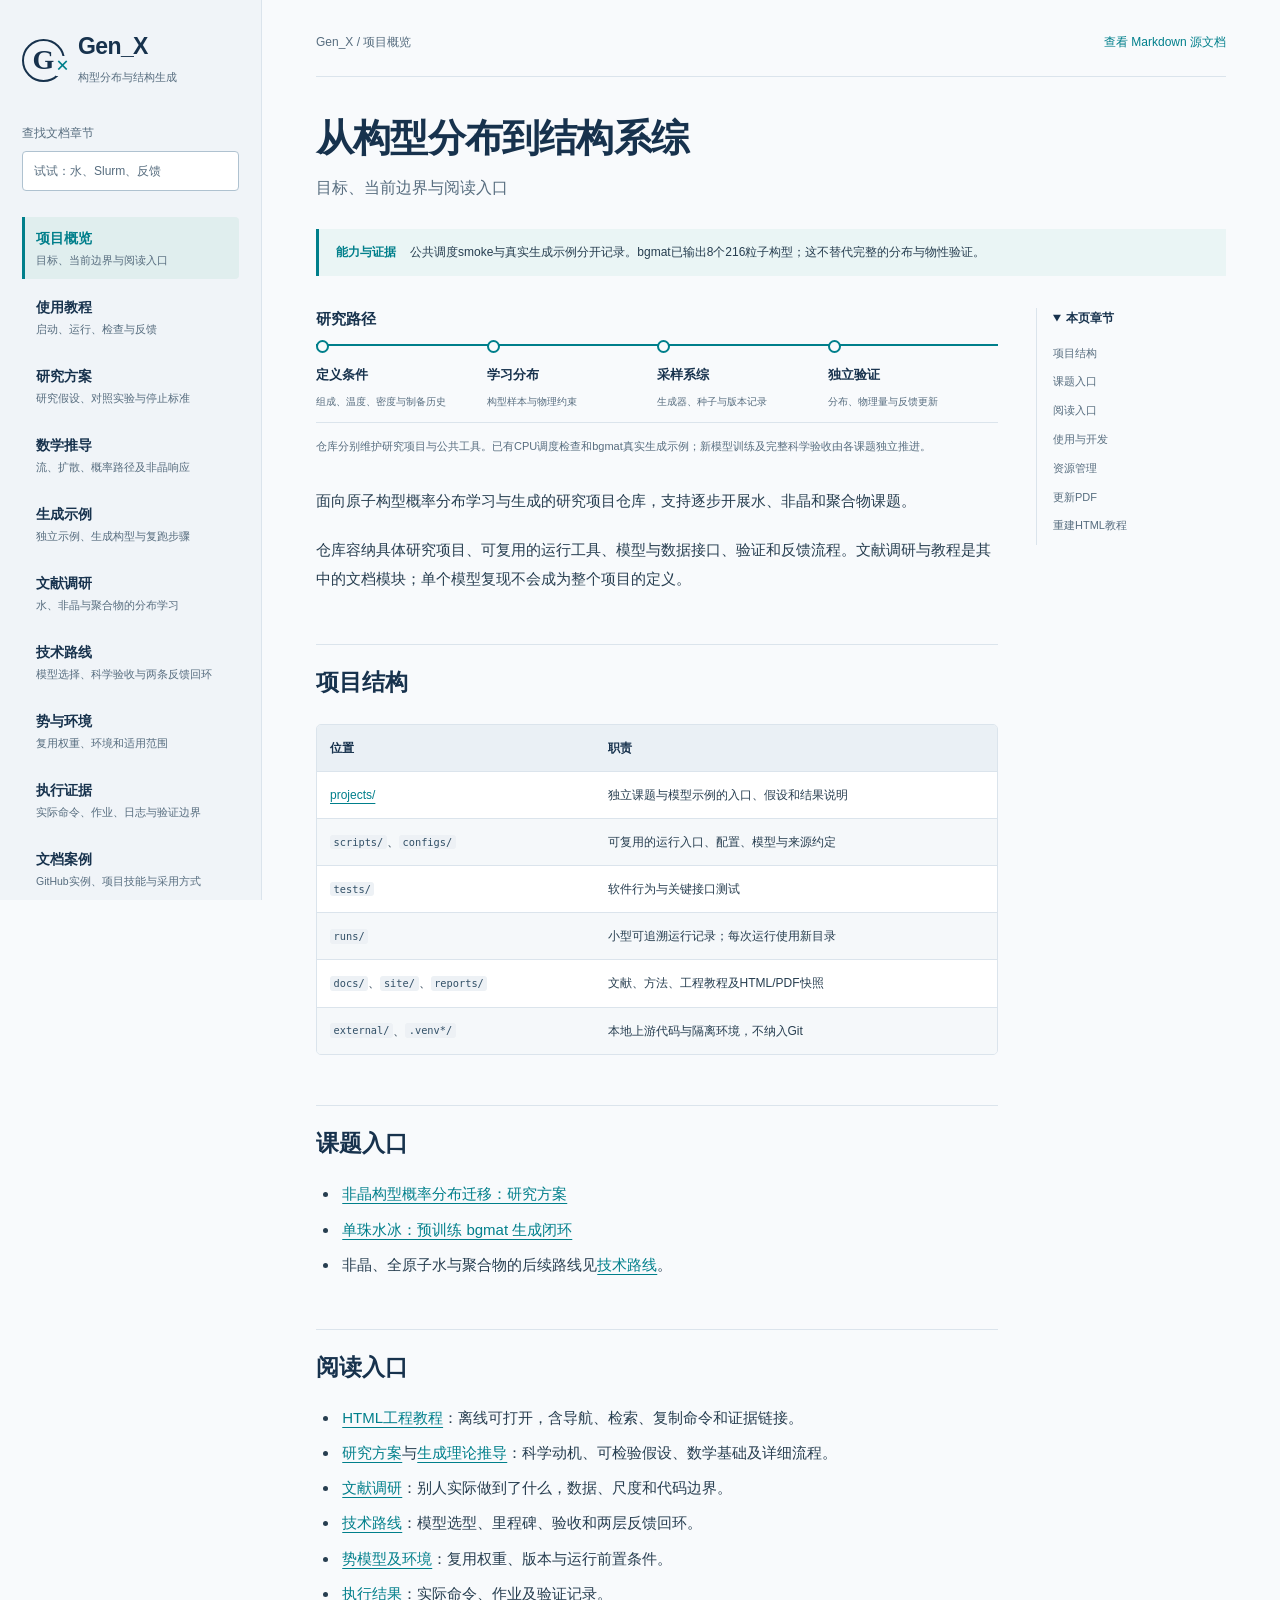
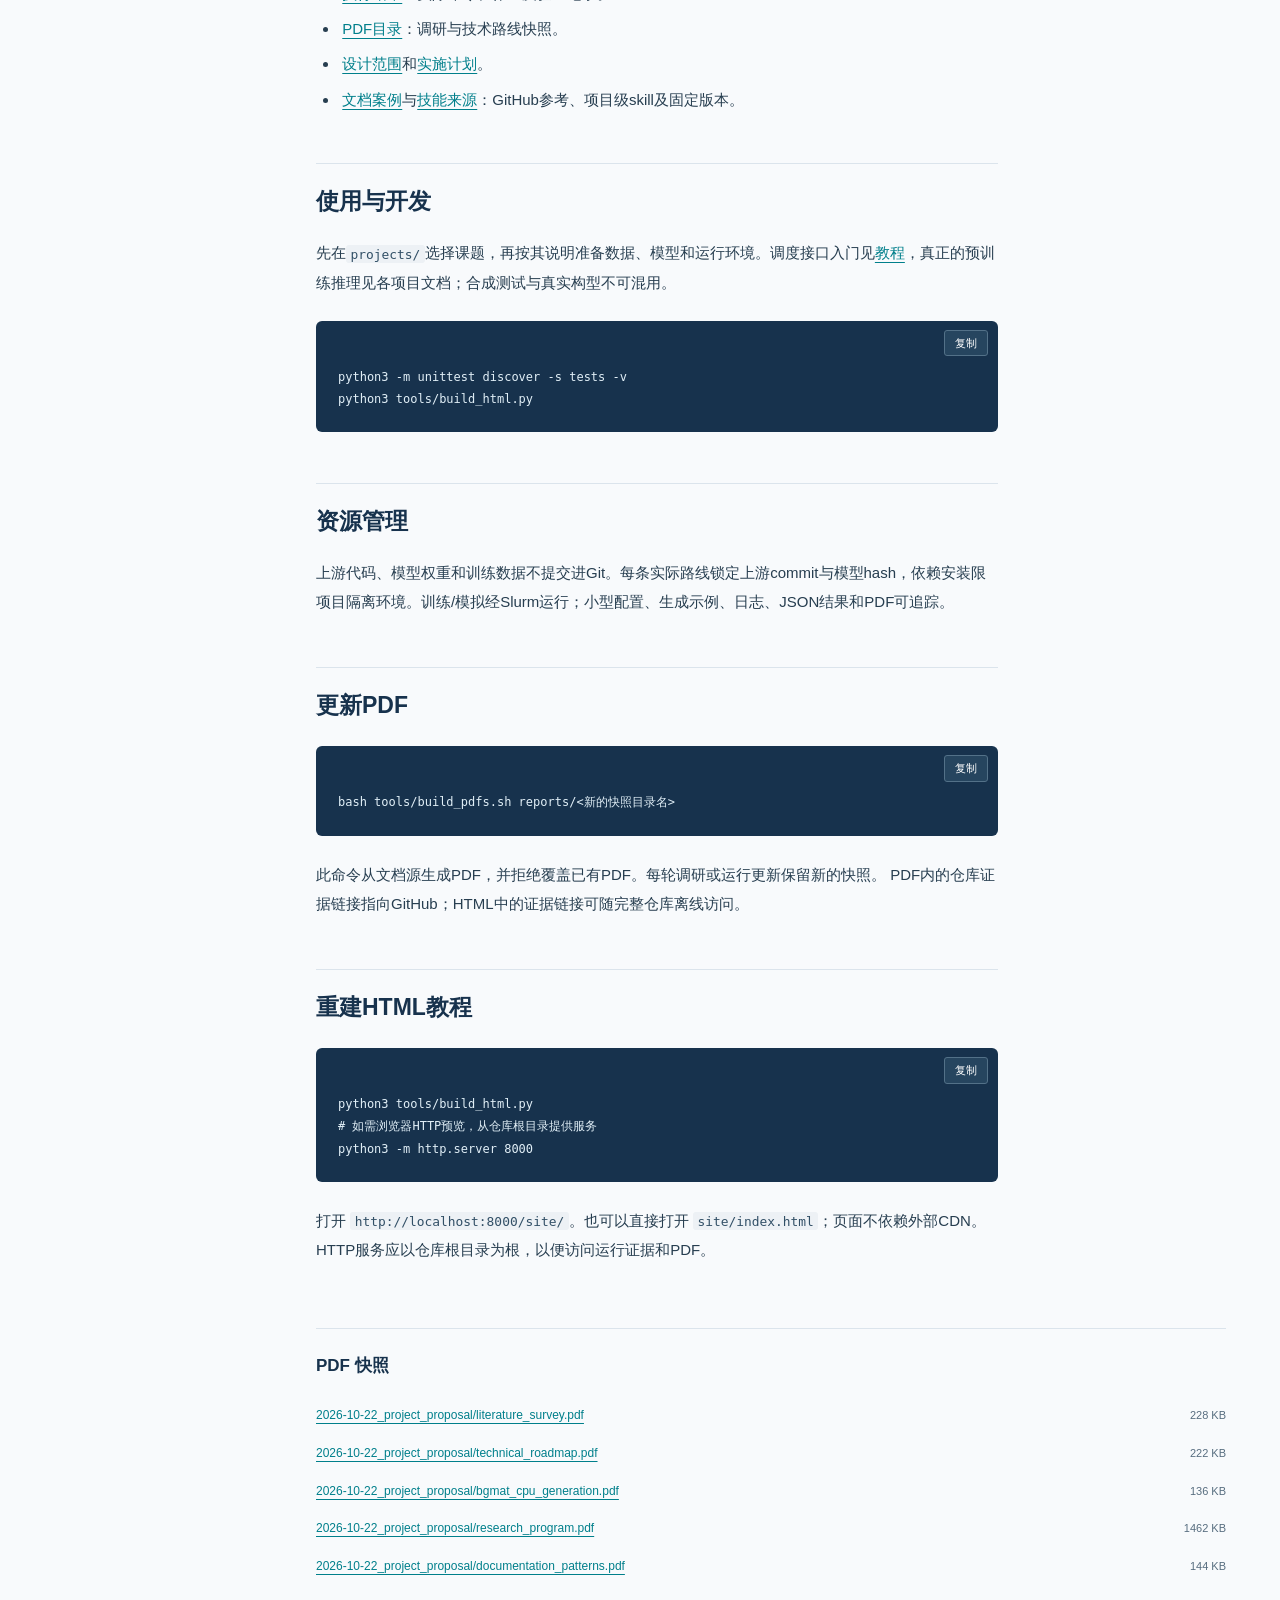
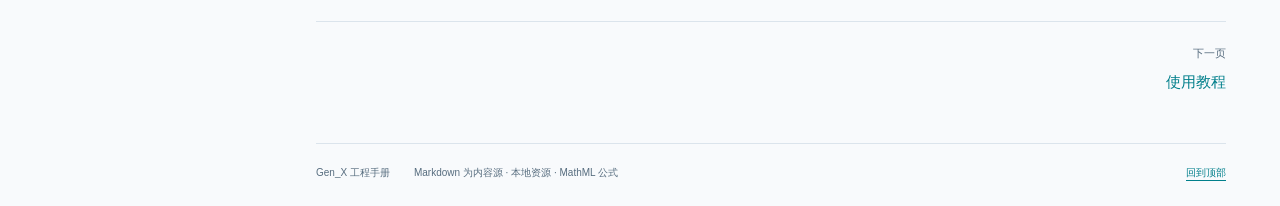
<file: site/index.html>
<!doctype html>
<html lang="zh-CN">
<head>
  <meta charset="utf-8">
  <meta name="viewport" content="width=device-width, initial-scale=1">
  <meta name="description" content="目标、当前边界与阅读入口">
  <meta name="theme-color" content="#17324d">
  <title>项目概览 | Gen_X 工程手册</title>
  <link rel="stylesheet" href="assets/style.css">
  <script src="assets/search-index.js" defer></script>
  <script src="assets/site.js" defer></script>
</head>
<body>
  <a class="skip-link" href="#main">跳到正文</a>
  <header class="mobile-header"><a href="index.html">Gen_X <span>工程手册</span></a><button id="menu-toggle" aria-expanded="false" aria-controls="sidebar" type="button">目录</button></header>
  <aside class="sidebar" id="sidebar" aria-label="文档导航">
    <a class="brand" href="index.html"><span class="brand-symbol" aria-hidden="true">G<span>×</span></span><span><strong>Gen_X</strong><small>构型分布与结构生成</small></span></a>
    <div class="search"><label for="search-input">查找文档章节</label><input type="search" id="search-input" placeholder="试试：水、Slurm、反馈" autocomplete="off" aria-controls="search-results"><div id="search-results" hidden></div><span id="search-status" class="visually-hidden" role="status"></span></div>
    <nav class="primary-nav" aria-label="主要页面"><a aria-current="page" href="index.html"><span>项目概览</span><small>目标、当前边界与阅读入口</small></a><a href="tutorial.html"><span>使用教程</span><small>启动、运行、检查与反馈</small></a><a href="research.html"><span>研究方案</span><small>研究假设、对照实验与停止标准</small></a><a href="theory.html"><span>数学推导</span><small>流、扩散、概率路径及非晶响应</small></a><a href="generation.html"><span>生成示例</span><small>独立示例、生成构型与复跑步骤</small></a><a href="literature.html"><span>文献调研</span><small>水、非晶与聚合物的分布学习</small></a><a href="roadmap.html"><span>技术路线</span><small>模型选择、科学验收与两条反馈回环</small></a><a href="environment.html"><span>势与环境</span><small>复用权重、环境和适用范围</small></a><a href="evidence.html"><span>执行证据</span><small>实际命令、作业、日志与验证边界</small></a><a href="documentation.html"><span>文档案例</span><small>GitHub实例、项目技能与采用方式</small></a></nav>
    <div class="sidebar-bottom"><p><span class="status-dot" aria-hidden="true"></span>已有真实生成示例</p><small>CPU运行；科研统计验收另列</small><a href="#pdf-downloads">查看 PDF 快照</a><a href="../README.md">仓库 Markdown 入口</a></div>
  </aside>
  <main class="page" id="main" tabindex="-1">
    <div class="page-top"><span>Gen_X / 项目概览</span><a href="../README.md">查看 Markdown 源文档</a></div>
    <header class="page-heading"><h1>从构型分布到结构系综</h1><p>目标、当前边界与阅读入口</p></header>
    <div class="scope-note"><strong>能力与证据</strong><span>公共调度smoke与真实生成示例分开记录。bgmat已输出8个216粒子构型；这不替代完整的分布与物性验证。</span></div>
    <div class="article-grid"><article class="prose"><section class="pipeline" aria-labelledby="pipeline-title">
  <h2 id="pipeline-title">研究路径</h2>
  <ol>
    <li><strong>定义条件</strong><span>组成、温度、密度与制备历史</span></li>
    <li><strong>学习分布</strong><span>构型样本与物理约束</span></li>
    <li><strong>采样系综</strong><span>生成器、种子与版本记录</span></li>
    <li><strong>独立验证</strong><span>分布、物理量与反馈更新</span></li>
  </ol>
  <p>仓库分别维护研究项目与公共工具。已有CPU调度检查和bgmat真实生成示例；新模型训练及完整科学验收由各课题独立推进。</p>
</section><p>面向原子构型概率分布学习与生成的研究项目仓库，支持逐步开展水、非晶和聚合物课题。</p><p>仓库容纳具体研究项目、可复用的运行工具、模型与数据接口、验证和反馈流程。文献调研与教程是其中的文档模块；单个模型复现不会成为整个项目的定义。</p><h2 id="项目结构">项目结构</h2><table><thead><tr class="header"><th>位置</th><th>职责</th></tr></thead><tbody><tr class="odd"><td><a href="../projects">projects/</a></td><td>独立课题与模型示例的入口、假设和结果说明</td></tr><tr class="even"><td><code>scripts/</code>、<code>configs/</code></td><td>可复用的运行入口、配置、模型与来源约定</td></tr><tr class="odd"><td><code>tests/</code></td><td>软件行为与关键接口测试</td></tr><tr class="even"><td><code>runs/</code></td><td>小型可追溯运行记录；每次运行使用新目录</td></tr><tr class="odd"><td><code>docs/</code>、<code>site/</code>、<code>reports/</code></td><td>文献、方法、工程教程及HTML/PDF快照</td></tr><tr class="even"><td><code>external/</code>、<code>.venv*/</code></td><td>本地上游代码与隔离环境，不纳入Git</td></tr></tbody></table><h2 id="课题入口">课题入口</h2><ul><li><a href="../projects/amorphous_generation/README.md">非晶构型概率分布迁移：研究方案</a></li><li><a href="../projects/water_ice_bgmat/README.md">单珠水冰：预训练 bgmat 生成闭环</a></li><li>非晶、全原子水与聚合物的后续路线见<a href="roadmap.html">技术路线</a>。</li></ul><h2 id="阅读入口">阅读入口</h2><ul><li><a href="index.html">HTML工程教程</a>：离线可打开，含导航、检索、复制命令和证据链接。</li><li><a href="research.html">研究方案</a>与<a href="theory.html">生成理论推导</a>：科学动机、可检验假设、数学基础及详细流程。</li><li><a href="literature.html">文献调研</a>：别人实际做到了什么，数据、尺度和代码边界。</li><li><a href="roadmap.html">技术路线</a>：模型选型、里程碑、验收和两层反馈回环。</li><li><a href="environment.html">势模型及环境</a>：复用权重、版本与运行前置条件。</li><li><a href="evidence.html">执行结果</a>：实际命令、作业及验证记录。</li><li><a href="#pdf-downloads">PDF目录</a>：调研与技术路线快照。</li><li><a href="../docs/design.md">设计范围</a>和<a href="../docs/implementation_plan.md">实施计划</a>。</li><li><a href="documentation.html">文档案例</a>与<a href="../docs/documentation_skills.md">技能来源</a>：GitHub参考、项目级skill及固定版本。</li></ul><h2 id="使用与开发">使用与开发</h2><p>先在<code>projects/</code>选择课题，再按其说明准备数据、模型和运行环境。调度接口入门见<a href="tutorial.html">教程</a>，真正的预训练推理见各项目文档；合成测试与真实构型不可混用。</p><pre class="bash"><code>python3 -m unittest discover -s tests -v
python3 tools/build_html.py</code></pre><h2 id="资源管理">资源管理</h2><p>上游代码、模型权重和训练数据不提交进Git。每条实际路线锁定上游commit与模型hash，依赖安装限项目隔离环境。训练/模拟经Slurm运行；小型配置、生成示例、日志、JSON结果和PDF可追踪。</p><h2 id="更新pdf">更新PDF</h2><pre class="bash"><code>bash tools/build_pdfs.sh reports/&lt;新的快照目录名&gt;</code></pre><p>此命令从文档源生成PDF，并拒绝覆盖已有PDF。每轮调研或运行更新保留新的快照。 PDF内的仓库证据链接指向GitHub；HTML中的证据链接可随完整仓库离线访问。</p><h2 id="重建html教程">重建HTML教程</h2><pre class="bash"><code>python3 tools/build_html.py
# 如需浏览器HTTP预览，从仓库根目录提供服务
python3 -m http.server 8000</code></pre><p>打开 <code>http://localhost:8000/site/</code>。也可以直接打开 <code>site/index.html</code>；页面不依赖外部CDN。HTTP服务应以仓库根目录为根，以便访问运行证据和PDF。</p>
</article><aside class="toc" aria-label="本页章节"><details open><summary>本页章节</summary><ol><li class="level-h2"><a href="#%E9%A1%B9%E7%9B%AE%E7%BB%93%E6%9E%84">项目结构</a></li><li class="level-h2"><a href="#%E8%AF%BE%E9%A2%98%E5%85%A5%E5%8F%A3">课题入口</a></li><li class="level-h2"><a href="#%E9%98%85%E8%AF%BB%E5%85%A5%E5%8F%A3">阅读入口</a></li><li class="level-h2"><a href="#%E4%BD%BF%E7%94%A8%E4%B8%8E%E5%BC%80%E5%8F%91">使用与开发</a></li><li class="level-h2"><a href="#%E8%B5%84%E6%BA%90%E7%AE%A1%E7%90%86">资源管理</a></li><li class="level-h2"><a href="#%E6%9B%B4%E6%96%B0pdf">更新PDF</a></li><li class="level-h2"><a href="#%E9%87%8D%E5%BB%BAhtml%E6%95%99%E7%A8%8B">重建HTML教程</a></li></ol></details></aside></div>
    <section class="downloads" id="pdf-downloads" aria-labelledby="pdf-title"><h2 id="pdf-title">PDF 快照</h2><ul class="download-list"><li><a href="../reports/2026-10-22_project_proposal/literature_survey.pdf">2026-10-22_project_proposal/literature_survey.pdf</a><span>228 KB</span></li><li><a href="../reports/2026-10-22_project_proposal/technical_roadmap.pdf">2026-10-22_project_proposal/technical_roadmap.pdf</a><span>222 KB</span></li><li><a href="../reports/2026-10-22_project_proposal/bgmat_cpu_generation.pdf">2026-10-22_project_proposal/bgmat_cpu_generation.pdf</a><span>136 KB</span></li><li><a href="../reports/2026-10-22_project_proposal/research_program.pdf">2026-10-22_project_proposal/research_program.pdf</a><span>1462 KB</span></li><li><a href="../reports/2026-10-22_project_proposal/documentation_patterns.pdf">2026-10-22_project_proposal/documentation_patterns.pdf</a><span>144 KB</span></li></ul></section>
    <nav class="adjacent" aria-label="相邻页面"><a href="tutorial.html"><small>下一页</small><span>使用教程</span></a></nav>
    <footer class="page-footer"><span>Gen_X 工程手册</span><span>Markdown 为内容源 · 本地资源 · MathML 公式</span><a href="#main">回到顶部</a></footer>
  </main>
  <span id="copy-status" class="visually-hidden" role="status"></span>
</body>
</html>
</file>
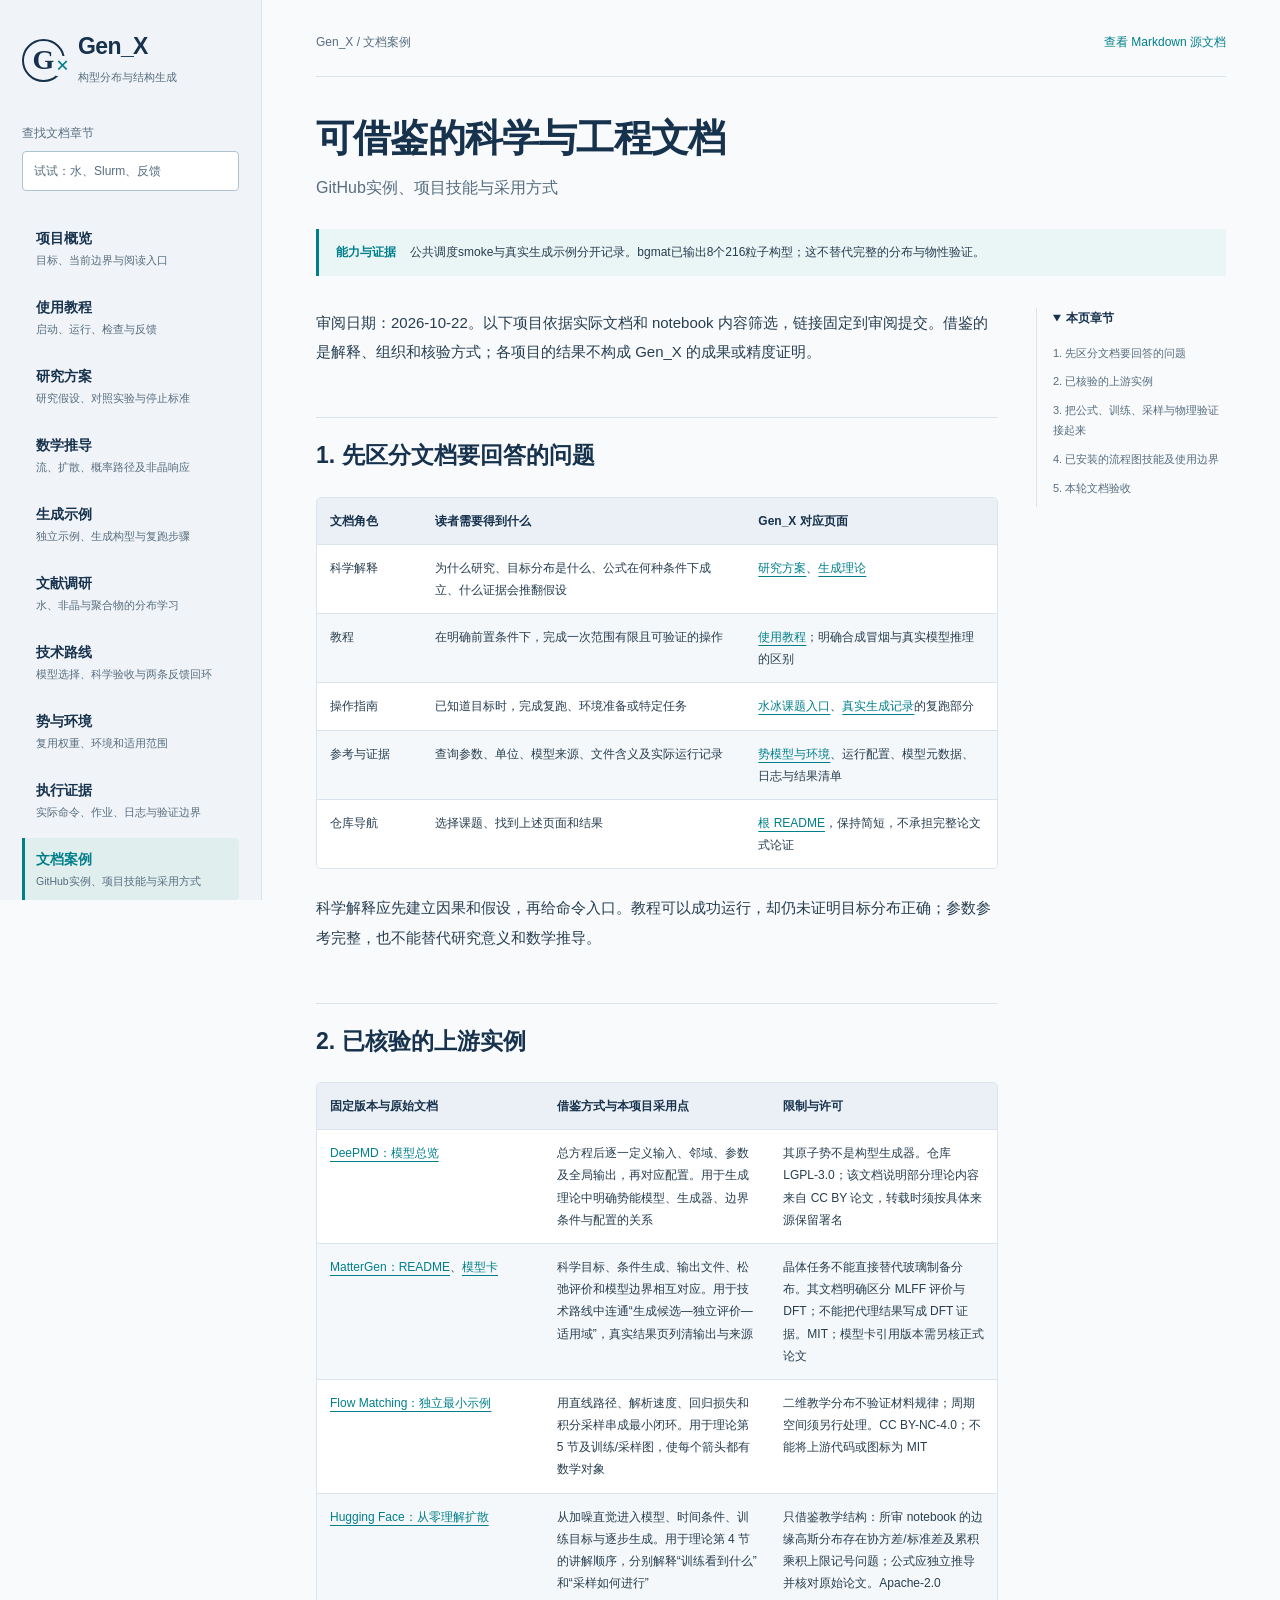
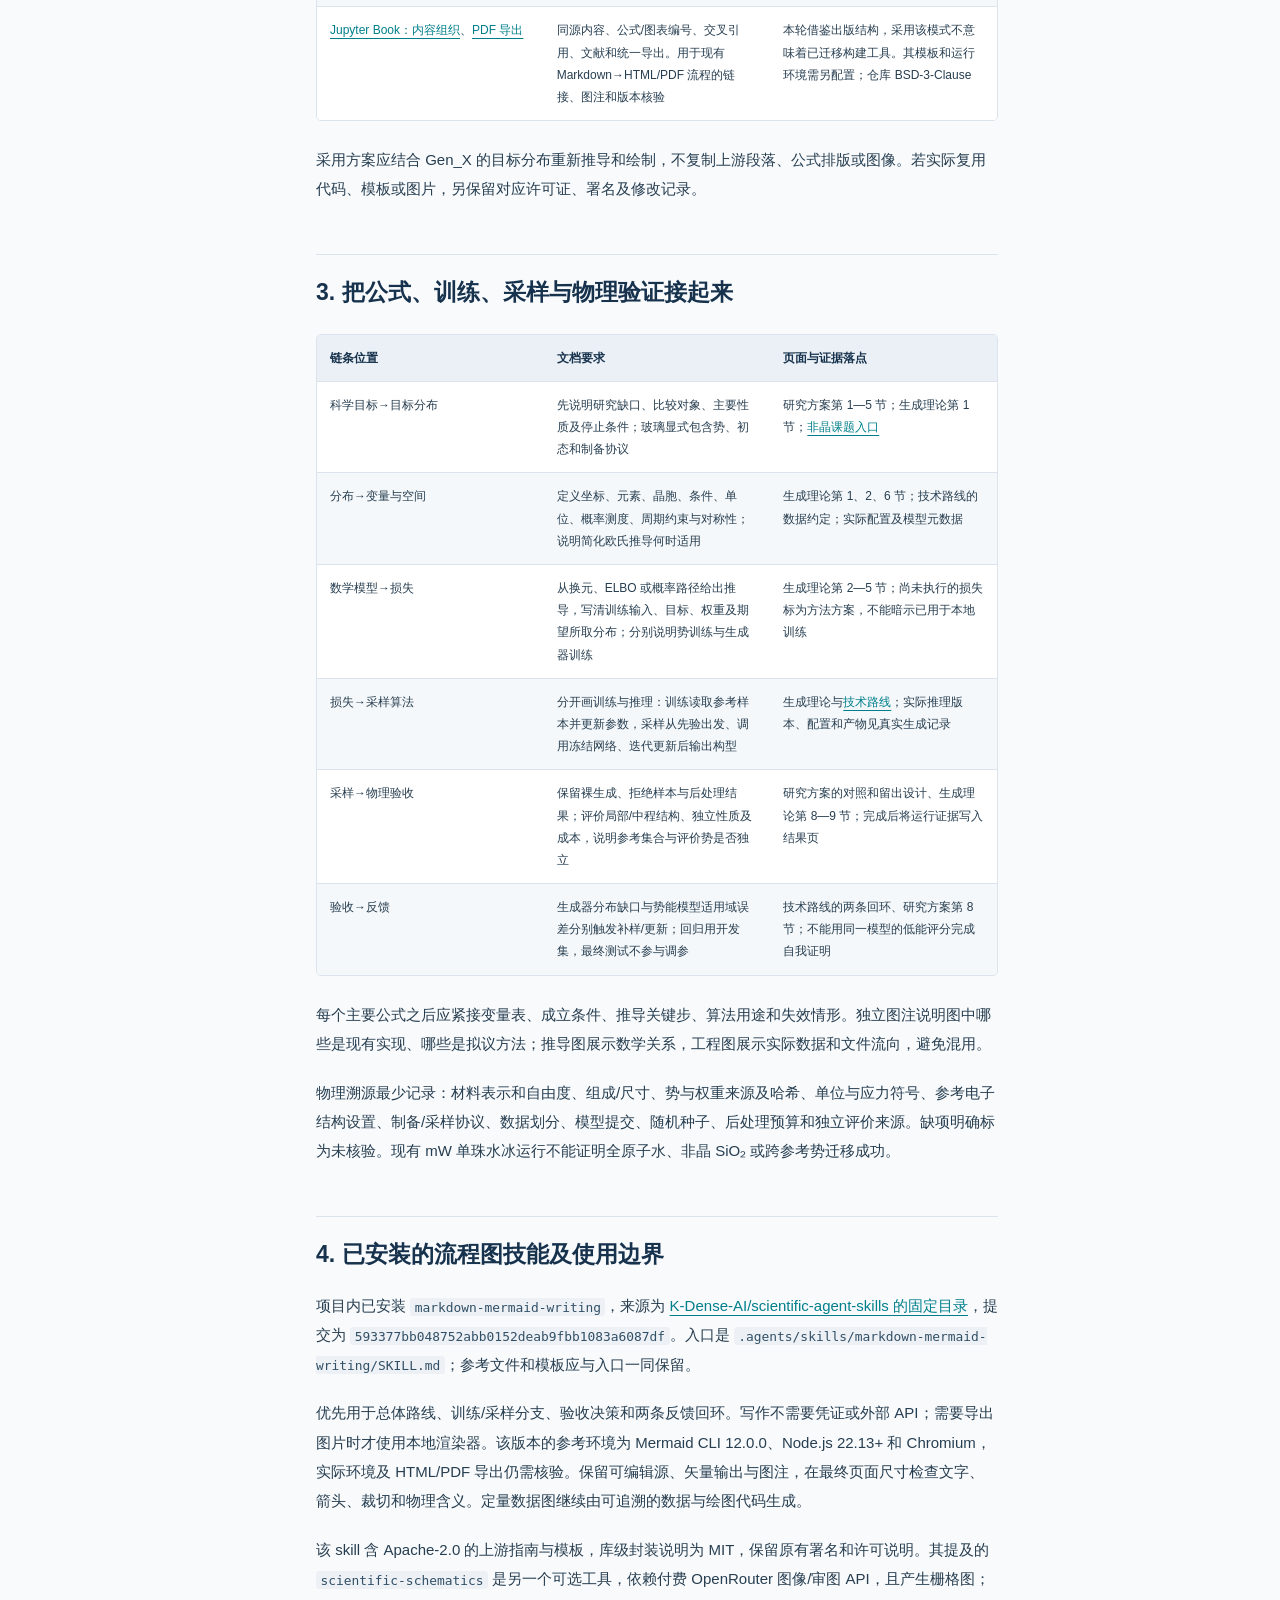
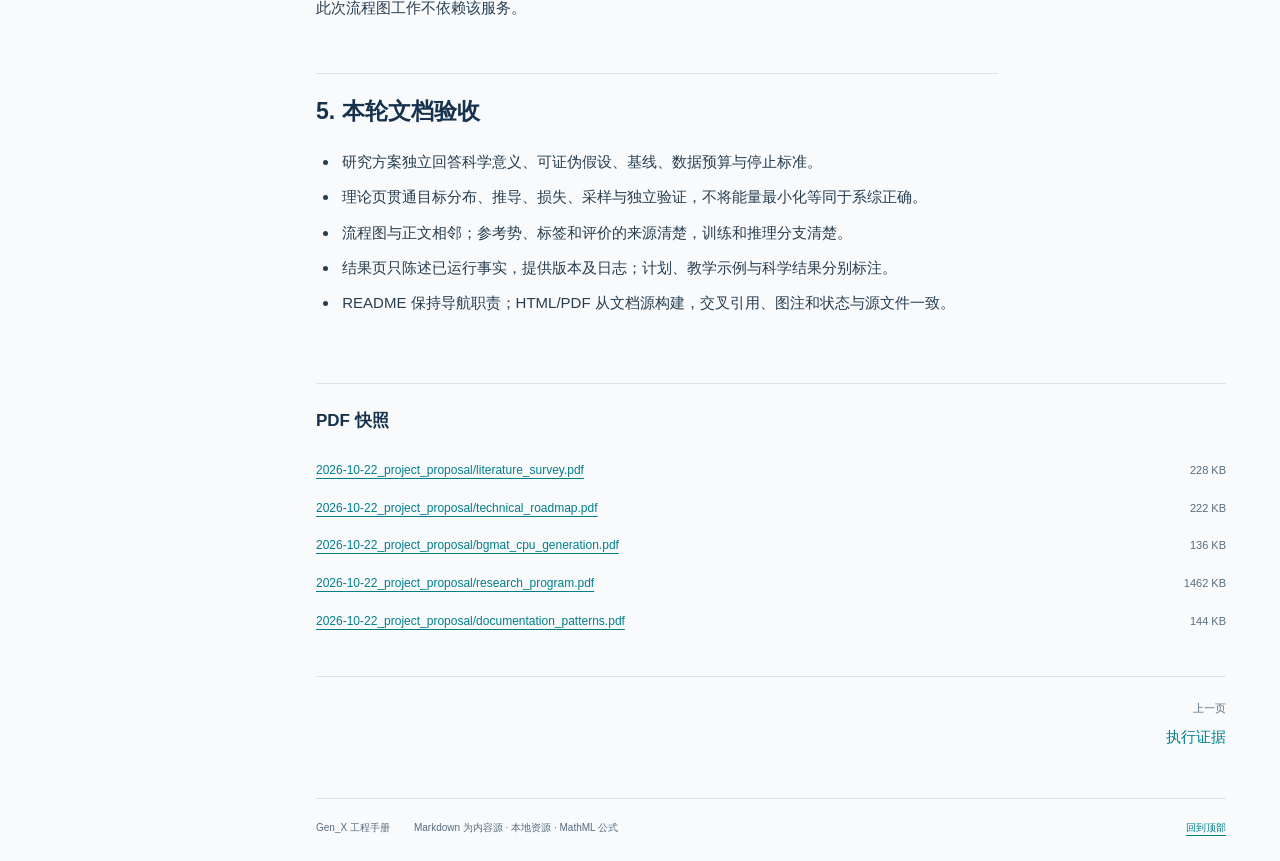
<file: site/documentation.html>
<!doctype html>
<html lang="zh-CN">
<head>
  <meta charset="utf-8">
  <meta name="viewport" content="width=device-width, initial-scale=1">
  <meta name="description" content="GitHub实例、项目技能与采用方式">
  <meta name="theme-color" content="#17324d">
  <title>文档案例 | Gen_X 工程手册</title>
  <link rel="stylesheet" href="assets/style.css">
  <script src="assets/search-index.js" defer></script>
  <script src="assets/site.js" defer></script>
</head>
<body>
  <a class="skip-link" href="#main">跳到正文</a>
  <header class="mobile-header"><a href="index.html">Gen_X <span>工程手册</span></a><button id="menu-toggle" aria-expanded="false" aria-controls="sidebar" type="button">目录</button></header>
  <aside class="sidebar" id="sidebar" aria-label="文档导航">
    <a class="brand" href="index.html"><span class="brand-symbol" aria-hidden="true">G<span>×</span></span><span><strong>Gen_X</strong><small>构型分布与结构生成</small></span></a>
    <div class="search"><label for="search-input">查找文档章节</label><input type="search" id="search-input" placeholder="试试：水、Slurm、反馈" autocomplete="off" aria-controls="search-results"><div id="search-results" hidden></div><span id="search-status" class="visually-hidden" role="status"></span></div>
    <nav class="primary-nav" aria-label="主要页面"><a href="index.html"><span>项目概览</span><small>目标、当前边界与阅读入口</small></a><a href="tutorial.html"><span>使用教程</span><small>启动、运行、检查与反馈</small></a><a href="research.html"><span>研究方案</span><small>研究假设、对照实验与停止标准</small></a><a href="theory.html"><span>数学推导</span><small>流、扩散、概率路径及非晶响应</small></a><a href="generation.html"><span>生成示例</span><small>独立示例、生成构型与复跑步骤</small></a><a href="literature.html"><span>文献调研</span><small>水、非晶与聚合物的分布学习</small></a><a href="roadmap.html"><span>技术路线</span><small>模型选择、科学验收与两条反馈回环</small></a><a href="environment.html"><span>势与环境</span><small>复用权重、环境和适用范围</small></a><a href="evidence.html"><span>执行证据</span><small>实际命令、作业、日志与验证边界</small></a><a aria-current="page" href="documentation.html"><span>文档案例</span><small>GitHub实例、项目技能与采用方式</small></a></nav>
    <div class="sidebar-bottom"><p><span class="status-dot" aria-hidden="true"></span>已有真实生成示例</p><small>CPU运行；科研统计验收另列</small><a href="#pdf-downloads">查看 PDF 快照</a><a href="../README.md">仓库 Markdown 入口</a></div>
  </aside>
  <main class="page" id="main" tabindex="-1">
    <div class="page-top"><span>Gen_X / 文档案例</span><a href="../docs/documentation_patterns.md">查看 Markdown 源文档</a></div>
    <header class="page-heading"><h1>可借鉴的科学与工程文档</h1><p>GitHub实例、项目技能与采用方式</p></header>
    <div class="scope-note"><strong>能力与证据</strong><span>公共调度smoke与真实生成示例分开记录。bgmat已输出8个216粒子构型；这不替代完整的分布与物性验证。</span></div>
    <div class="article-grid"><article class="prose"><p>审阅日期：2026-10-22。以下项目依据实际文档和 notebook 内容筛选，链接固定到审阅提交。借鉴的是解释、组织和核验方式；各项目的结果不构成 Gen_X 的成果或精度证明。</p><h2 id="先区分文档要回答的问题">1. 先区分文档要回答的问题</h2><table><thead><tr class="header"><th>文档角色</th><th>读者需要得到什么</th><th>Gen_X 对应页面</th></tr></thead><tbody><tr class="odd"><td>科学解释</td><td>为什么研究、目标分布是什么、公式在何种条件下成立、什么证据会推翻假设</td><td><a href="research.html">研究方案</a>、<a href="theory.html">生成理论</a></td></tr><tr class="even"><td>教程</td><td>在明确前置条件下，完成一次范围有限且可验证的操作</td><td><a href="tutorial.html">使用教程</a>；明确合成冒烟与真实模型推理的区别</td></tr><tr class="odd"><td>操作指南</td><td>已知道目标时，完成复跑、环境准备或特定任务</td><td><a href="../projects/water_ice_bgmat/README.md">水冰课题入口</a>、<a href="generation.html">真实生成记录</a>的复跑部分</td></tr><tr class="even"><td>参考与证据</td><td>查询参数、单位、模型来源、文件含义及实际运行记录</td><td><a href="environment.html">势模型与环境</a>、运行配置、模型元数据、日志与结果清单</td></tr><tr class="odd"><td>仓库导航</td><td>选择课题、找到上述页面和结果</td><td><a href="index.html">根 README</a>，保持简短，不承担完整论文式论证</td></tr></tbody></table><p>科学解释应先建立因果和假设，再给命令入口。教程可以成功运行，却仍未证明目标分布正确；参数参考完整，也不能替代研究意义和数学推导。</p><h2 id="已核验的上游实例">2. 已核验的上游实例</h2><table><colgroup><col style="width: 33%" /><col style="width: 33%" /><col style="width: 33%" /></colgroup><thead><tr class="header"><th>固定版本与原始文档</th><th>借鉴方式与本项目采用点</th><th>限制与许可</th></tr></thead><tbody><tr class="odd"><td><a href="https://github.com/deepmodeling/deepmd-kit/blob/a78bdfe8d5dc494a9d9a397e4a9e103a84205eaa/doc/model/overall.md">DeePMD：模型总览</a></td><td>总方程后逐一定义输入、邻域、参数及全局输出，再对应配置。用于生成理论中明确势能模型、生成器、边界条件与配置的关系</td><td>其原子势不是构型生成器。仓库 LGPL-3.0；该文档说明部分理论内容来自 CC BY 论文，转载时须按具体来源保留署名</td></tr><tr class="even"><td><a href="https://github.com/microsoft/mattergen/blob/92423660a8bd70e83679086e88f88596d484dc16/README.md">MatterGen：README</a>、<a href="https://github.com/microsoft/mattergen/blob/92423660a8bd70e83679086e88f88596d484dc16/MODEL_CARD.md">模型卡</a></td><td>科学目标、条件生成、输出文件、松弛评价和模型边界相互对应。用于技术路线中连通“生成候选—独立评价—适用域”，真实结果页列清输出与来源</td><td>晶体任务不能直接替代玻璃制备分布。其文档明确区分 MLFF 评价与 DFT；不能把代理结果写成 DFT 证据。MIT；模型卡引用版本需另核正式论文</td></tr><tr class="odd"><td><a href="https://github.com/facebookresearch/flow_matching/blob/11568d37f8d5a080e12aa7b5305d9c35ae07d136/examples/standalone_flow_matching.ipynb">Flow Matching：独立最小示例</a></td><td>用直线路径、解析速度、回归损失和积分采样串成最小闭环。用于理论第 5 节及训练/采样图，使每个箭头都有数学对象</td><td>二维教学分布不验证材料规律；周期空间须另行处理。CC BY-NC-4.0；不能将上游代码或图标为 MIT</td></tr><tr class="even"><td><a href="https://github.com/huggingface/diffusion-models-class/blob/72bf3dd739da641075dcff0ee54ce28e7a38a8ab/unit1/02_diffusion_models_from_scratch.ipynb">Hugging Face：从零理解扩散</a></td><td>从加噪直觉进入模型、时间条件、训练目标与逐步生成。用于理论第 4 节的讲解顺序，分别解释“训练看到什么”和“采样如何进行”</td><td>只借鉴教学结构：所审 notebook 的边缘高斯分布存在协方差/标准差及累积乘积上限记号问题；公式应独立推导并核对原始论文。Apache-2.0</td></tr><tr class="odd"><td><a href="https://github.com/jupyter-book/jupyter-book/blob/11acb1bbdd51c23ae14663daf0b7d4a0fd1c9d0e/docs/authoring/index.md">Jupyter Book：内容组织</a>、<a href="https://github.com/jupyter-book/jupyter-book/blob/11acb1bbdd51c23ae14663daf0b7d4a0fd1c9d0e/docs/get-started/export-pdfs.md">PDF 导出</a></td><td>同源内容、公式/图表编号、交叉引用、文献和统一导出。用于现有 Markdown→HTML/PDF 流程的链接、图注和版本核验</td><td>本轮借鉴出版结构，采用该模式不意味着已迁移构建工具。其模板和运行环境需另配置；仓库 BSD-3-Clause</td></tr></tbody></table><p>采用方案应结合 Gen_X 的目标分布重新推导和绘制，不复制上游段落、公式排版或图像。若实际复用代码、模板或图片，另保留对应许可证、署名及修改记录。</p><h2 id="把公式训练采样与物理验证接起来">3. 把公式、训练、采样与物理验证接起来</h2><table><colgroup><col style="width: 33%" /><col style="width: 33%" /><col style="width: 33%" /></colgroup><thead><tr class="header"><th>链条位置</th><th>文档要求</th><th>页面与证据落点</th></tr></thead><tbody><tr class="odd"><td>科学目标→目标分布</td><td>先说明研究缺口、比较对象、主要性质及停止条件；玻璃显式包含势、初态和制备协议</td><td>研究方案第 1—5 节；生成理论第 1 节；<a href="../projects/amorphous_generation/README.md">非晶课题入口</a></td></tr><tr class="even"><td>分布→变量与空间</td><td>定义坐标、元素、晶胞、条件、单位、概率测度、周期约束与对称性；说明简化欧氏推导何时适用</td><td>生成理论第 1、2、6 节；技术路线的数据约定；实际配置及模型元数据</td></tr><tr class="odd"><td>数学模型→损失</td><td>从换元、ELBO 或概率路径给出推导，写清训练输入、目标、权重及期望所取分布；分别说明势训练与生成器训练</td><td>生成理论第 2—5 节；尚未执行的损失标为方法方案，不能暗示已用于本地训练</td></tr><tr class="even"><td>损失→采样算法</td><td>分开画训练与推理：训练读取参考样本并更新参数，采样从先验出发、调用冻结网络、迭代更新后输出构型</td><td>生成理论与<a href="roadmap.html">技术路线</a>；实际推理版本、配置和产物见真实生成记录</td></tr><tr class="odd"><td>采样→物理验收</td><td>保留裸生成、拒绝样本与后处理结果；评价局部/中程结构、独立性质及成本，说明参考集合与评价势是否独立</td><td>研究方案的对照和留出设计、生成理论第 8—9 节；完成后将运行证据写入结果页</td></tr><tr class="even"><td>验收→反馈</td><td>生成器分布缺口与势能模型适用域误差分别触发补样/更新；回归用开发集，最终测试不参与调参</td><td>技术路线的两条回环、研究方案第 8 节；不能用同一模型的低能评分完成自我证明</td></tr></tbody></table><p>每个主要公式之后应紧接变量表、成立条件、推导关键步、算法用途和失效情形。独立图注说明图中哪些是现有实现、哪些是拟议方法；推导图展示数学关系，工程图展示实际数据和文件流向，避免混用。</p><p>物理溯源最少记录：材料表示和自由度、组成/尺寸、势与权重来源及哈希、单位与应力符号、参考电子结构设置、制备/采样协议、数据划分、模型提交、随机种子、后处理预算和独立评价来源。缺项明确标为未核验。现有 mW 单珠水冰运行不能证明全原子水、非晶 SiO₂ 或跨参考势迁移成功。</p><h2 id="已安装的流程图技能及使用边界">4. 已安装的流程图技能及使用边界</h2><p>项目内已安装 <code>markdown-mermaid-writing</code>，来源为 <a href="https://github.com/K-Dense-AI/scientific-agent-skills/tree/593377bb048752abb0152deab9fbb1083a6087df/skills/markdown-mermaid-writing">K-Dense-AI/scientific-agent-skills 的固定目录</a>，提交为 <code>593377bb048752abb0152deab9fbb1083a6087df</code>。入口是 <code>.agents/skills/markdown-mermaid-writing/SKILL.md</code>；参考文件和模板应与入口一同保留。</p><p>优先用于总体路线、训练/采样分支、验收决策和两条反馈回环。写作不需要凭证或外部 API；需要导出图片时才使用本地渲染器。该版本的参考环境为 Mermaid CLI 12.0.0、Node.js 22.13+ 和 Chromium，实际环境及 HTML/PDF 导出仍需核验。保留可编辑源、矢量输出与图注，在最终页面尺寸检查文字、箭头、裁切和物理含义。定量数据图继续由可追溯的数据与绘图代码生成。</p><p>该 skill 含 Apache-2.0 的上游指南与模板，库级封装说明为 MIT，保留原有署名和许可说明。其提及的 <code>scientific-schematics</code> 是另一个可选工具，依赖付费 OpenRouter 图像/审图 API，且产生栅格图；此次流程图工作不依赖该服务。</p><h2 id="本轮文档验收">5. 本轮文档验收</h2><ul><li>研究方案独立回答科学意义、可证伪假设、基线、数据预算与停止标准。</li><li>理论页贯通目标分布、推导、损失、采样与独立验证，不将能量最小化等同于系综正确。</li><li>流程图与正文相邻；参考势、标签和评价的来源清楚，训练和推理分支清楚。</li><li>结果页只陈述已运行事实，提供版本及日志；计划、教学示例与科学结果分别标注。</li><li>README 保持导航职责；HTML/PDF 从文档源构建，交叉引用、图注和状态与源文件一致。</li></ul>
</article><aside class="toc" aria-label="本页章节"><details open><summary>本页章节</summary><ol><li class="level-h2"><a href="#%E5%85%88%E5%8C%BA%E5%88%86%E6%96%87%E6%A1%A3%E8%A6%81%E5%9B%9E%E7%AD%94%E7%9A%84%E9%97%AE%E9%A2%98">1. 先区分文档要回答的问题</a></li><li class="level-h2"><a href="#%E5%B7%B2%E6%A0%B8%E9%AA%8C%E7%9A%84%E4%B8%8A%E6%B8%B8%E5%AE%9E%E4%BE%8B">2. 已核验的上游实例</a></li><li class="level-h2"><a href="#%E6%8A%8A%E5%85%AC%E5%BC%8F%E8%AE%AD%E7%BB%83%E9%87%87%E6%A0%B7%E4%B8%8E%E7%89%A9%E7%90%86%E9%AA%8C%E8%AF%81%E6%8E%A5%E8%B5%B7%E6%9D%A5">3. 把公式、训练、采样与物理验证接起来</a></li><li class="level-h2"><a href="#%E5%B7%B2%E5%AE%89%E8%A3%85%E7%9A%84%E6%B5%81%E7%A8%8B%E5%9B%BE%E6%8A%80%E8%83%BD%E5%8F%8A%E4%BD%BF%E7%94%A8%E8%BE%B9%E7%95%8C">4. 已安装的流程图技能及使用边界</a></li><li class="level-h2"><a href="#%E6%9C%AC%E8%BD%AE%E6%96%87%E6%A1%A3%E9%AA%8C%E6%94%B6">5. 本轮文档验收</a></li></ol></details></aside></div>
    <section class="downloads" id="pdf-downloads" aria-labelledby="pdf-title"><h2 id="pdf-title">PDF 快照</h2><ul class="download-list"><li><a href="../reports/2026-10-22_project_proposal/literature_survey.pdf">2026-10-22_project_proposal/literature_survey.pdf</a><span>228 KB</span></li><li><a href="../reports/2026-10-22_project_proposal/technical_roadmap.pdf">2026-10-22_project_proposal/technical_roadmap.pdf</a><span>222 KB</span></li><li><a href="../reports/2026-10-22_project_proposal/bgmat_cpu_generation.pdf">2026-10-22_project_proposal/bgmat_cpu_generation.pdf</a><span>136 KB</span></li><li><a href="../reports/2026-10-22_project_proposal/research_program.pdf">2026-10-22_project_proposal/research_program.pdf</a><span>1462 KB</span></li><li><a href="../reports/2026-10-22_project_proposal/documentation_patterns.pdf">2026-10-22_project_proposal/documentation_patterns.pdf</a><span>144 KB</span></li></ul></section>
    <nav class="adjacent" aria-label="相邻页面"><a href="evidence.html"><small>上一页</small><span>执行证据</span></a></nav>
    <footer class="page-footer"><span>Gen_X 工程手册</span><span>Markdown 为内容源 · 本地资源 · MathML 公式</span><a href="#main">回到顶部</a></footer>
  </main>
  <span id="copy-status" class="visually-hidden" role="status"></span>
</body>
</html>
</file>
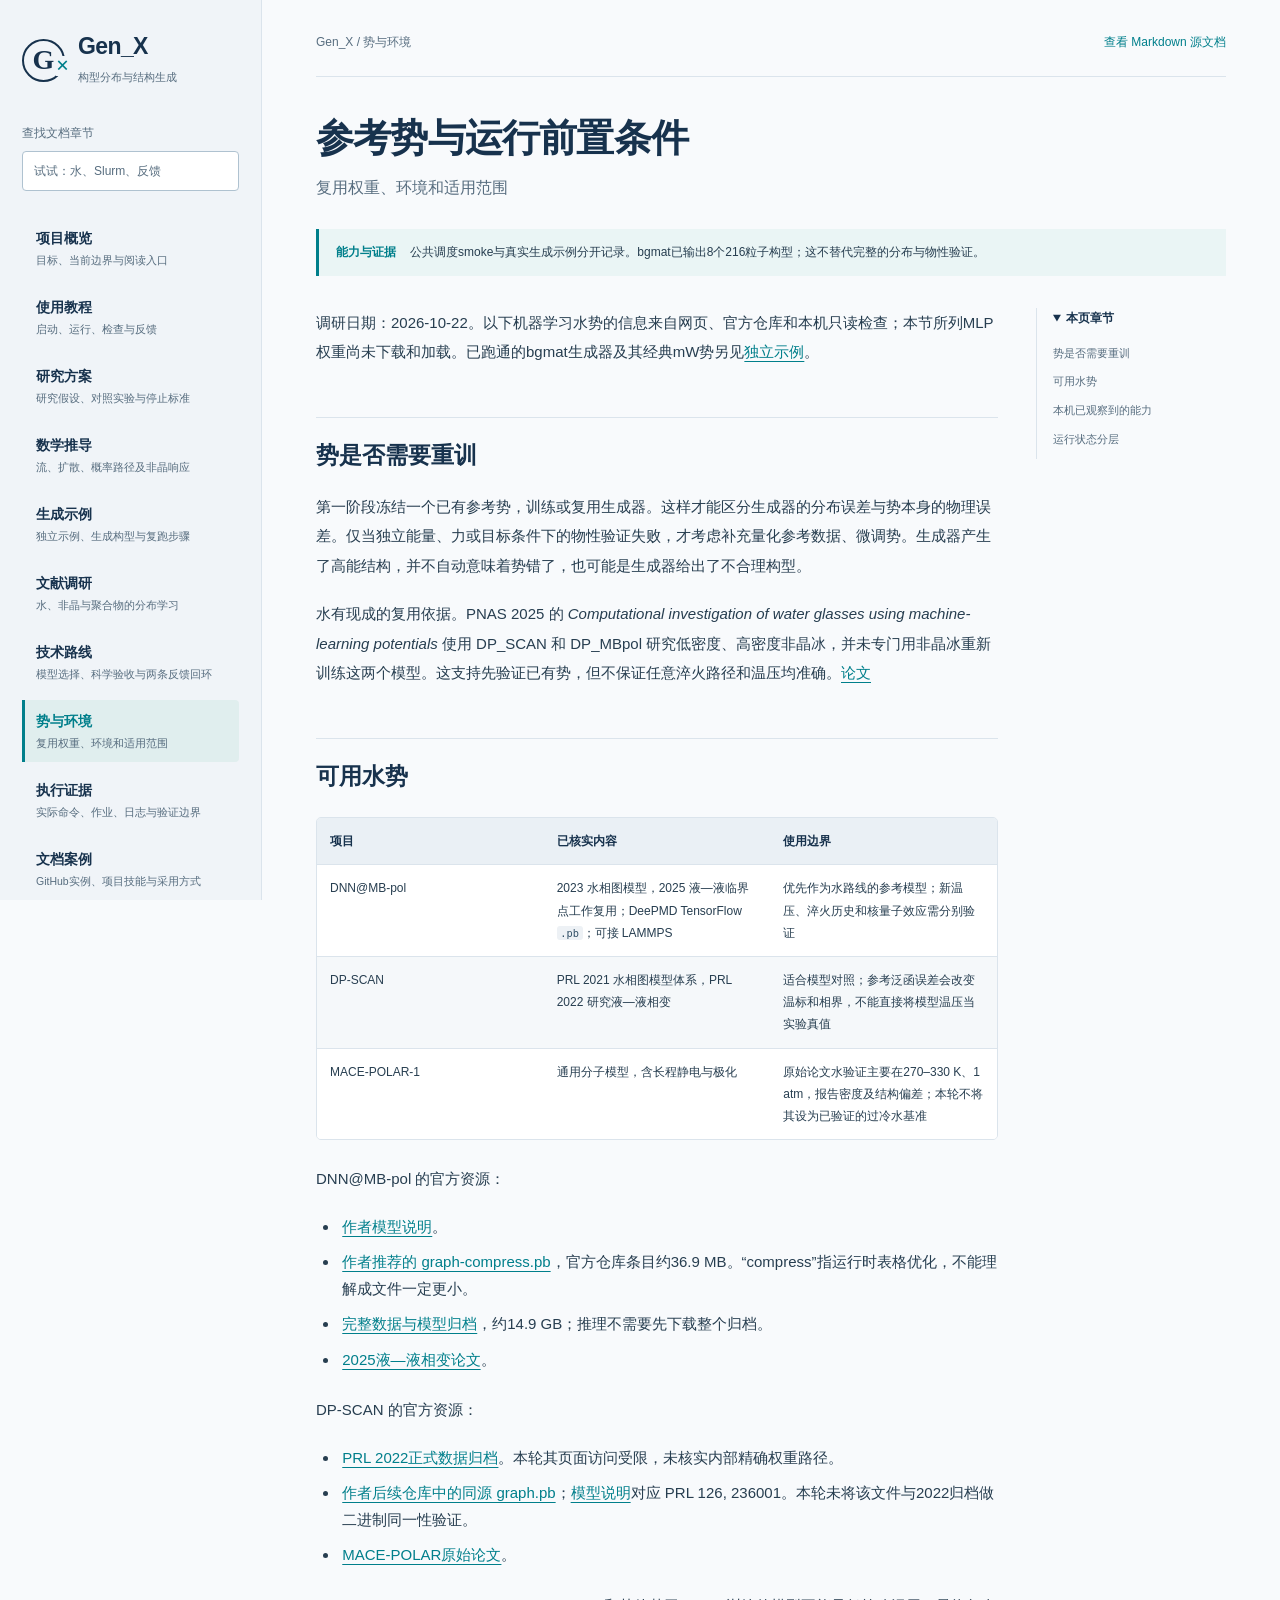
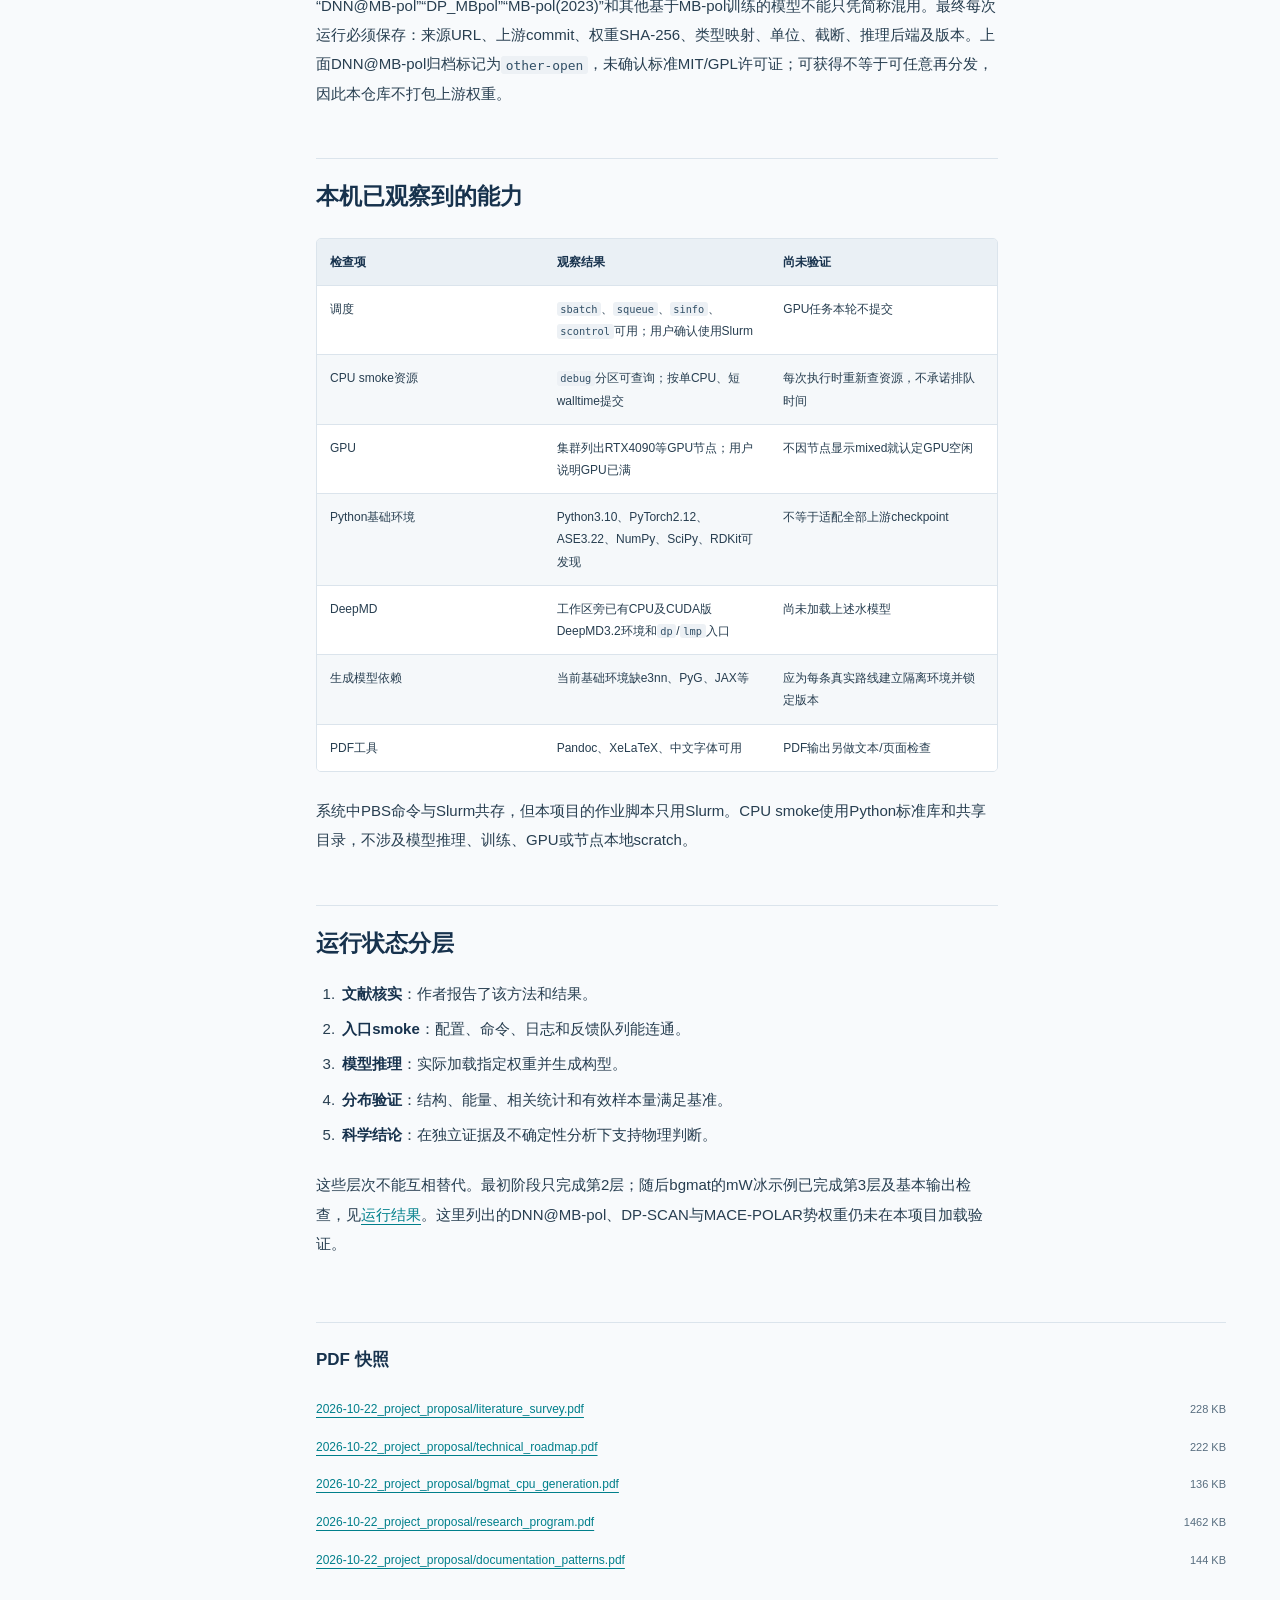
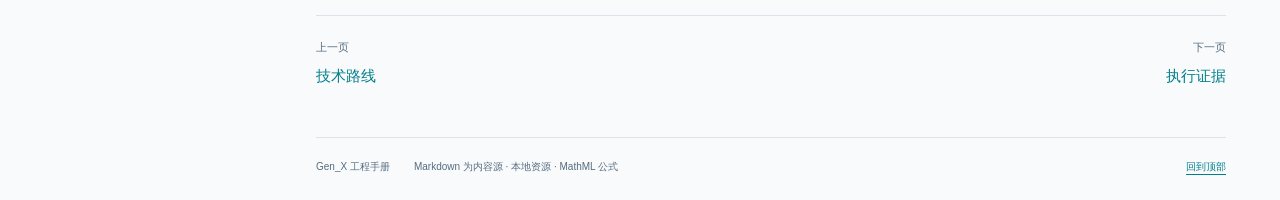
<file: site/environment.html>
<!doctype html>
<html lang="zh-CN">
<head>
  <meta charset="utf-8">
  <meta name="viewport" content="width=device-width, initial-scale=1">
  <meta name="description" content="复用权重、环境和适用范围">
  <meta name="theme-color" content="#17324d">
  <title>势与环境 | Gen_X 工程手册</title>
  <link rel="stylesheet" href="assets/style.css">
  <script src="assets/search-index.js" defer></script>
  <script src="assets/site.js" defer></script>
</head>
<body>
  <a class="skip-link" href="#main">跳到正文</a>
  <header class="mobile-header"><a href="index.html">Gen_X <span>工程手册</span></a><button id="menu-toggle" aria-expanded="false" aria-controls="sidebar" type="button">目录</button></header>
  <aside class="sidebar" id="sidebar" aria-label="文档导航">
    <a class="brand" href="index.html"><span class="brand-symbol" aria-hidden="true">G<span>×</span></span><span><strong>Gen_X</strong><small>构型分布与结构生成</small></span></a>
    <div class="search"><label for="search-input">查找文档章节</label><input type="search" id="search-input" placeholder="试试：水、Slurm、反馈" autocomplete="off" aria-controls="search-results"><div id="search-results" hidden></div><span id="search-status" class="visually-hidden" role="status"></span></div>
    <nav class="primary-nav" aria-label="主要页面"><a href="index.html"><span>项目概览</span><small>目标、当前边界与阅读入口</small></a><a href="tutorial.html"><span>使用教程</span><small>启动、运行、检查与反馈</small></a><a href="research.html"><span>研究方案</span><small>研究假设、对照实验与停止标准</small></a><a href="theory.html"><span>数学推导</span><small>流、扩散、概率路径及非晶响应</small></a><a href="generation.html"><span>生成示例</span><small>独立示例、生成构型与复跑步骤</small></a><a href="literature.html"><span>文献调研</span><small>水、非晶与聚合物的分布学习</small></a><a href="roadmap.html"><span>技术路线</span><small>模型选择、科学验收与两条反馈回环</small></a><a aria-current="page" href="environment.html"><span>势与环境</span><small>复用权重、环境和适用范围</small></a><a href="evidence.html"><span>执行证据</span><small>实际命令、作业、日志与验证边界</small></a><a href="documentation.html"><span>文档案例</span><small>GitHub实例、项目技能与采用方式</small></a></nav>
    <div class="sidebar-bottom"><p><span class="status-dot" aria-hidden="true"></span>已有真实生成示例</p><small>CPU运行；科研统计验收另列</small><a href="#pdf-downloads">查看 PDF 快照</a><a href="../README.md">仓库 Markdown 入口</a></div>
  </aside>
  <main class="page" id="main" tabindex="-1">
    <div class="page-top"><span>Gen_X / 势与环境</span><a href="../docs/potentials_and_environment.md">查看 Markdown 源文档</a></div>
    <header class="page-heading"><h1>参考势与运行前置条件</h1><p>复用权重、环境和适用范围</p></header>
    <div class="scope-note"><strong>能力与证据</strong><span>公共调度smoke与真实生成示例分开记录。bgmat已输出8个216粒子构型；这不替代完整的分布与物性验证。</span></div>
    <div class="article-grid"><article class="prose"><p>调研日期：2026-10-22。以下机器学习水势的信息来自网页、官方仓库和本机只读检查；本节所列MLP权重尚未下载和加载。已跑通的bgmat生成器及其经典mW势另见<a href="generation.html">独立示例</a>。</p><h2 id="势是否需要重训">势是否需要重训</h2><p>第一阶段冻结一个已有参考势，训练或复用生成器。这样才能区分生成器的分布误差与势本身的物理误差。仅当独立能量、力或目标条件下的物性验证失败，才考虑补充量化参考数据、微调势。生成器产生了高能结构，并不自动意味着势错了，也可能是生成器给出了不合理构型。</p><p>水有现成的复用依据。PNAS 2025 的 <em>Computational investigation of water glasses using machine-learning potentials</em> 使用 DP_SCAN 和 DP_MBpol 研究低密度、高密度非晶冰，并未专门用非晶冰重新训练这两个模型。这支持先验证已有势，但不保证任意淬火路径和温压均准确。<a href="https://doi.org/10.1073/pnas.2509609122">论文</a></p><h2 id="可用水势">可用水势</h2><table><colgroup><col style="width: 33%" /><col style="width: 33%" /><col style="width: 33%" /></colgroup><thead><tr class="header"><th>项目</th><th>已核实内容</th><th>使用边界</th></tr></thead><tbody><tr class="odd"><td>DNN@MB-pol</td><td>2023 水相图模型，2025 液—液临界点工作复用；DeePMD TensorFlow <code>.pb</code>；可接 LAMMPS</td><td>优先作为水路线的参考模型；新温压、淬火历史和核量子效应需分别验证</td></tr><tr class="even"><td>DP-SCAN</td><td>PRL 2021 水相图模型体系，PRL 2022 研究液—液相变</td><td>适合模型对照；参考泛函误差会改变温标和相界，不能直接将模型温压当实验真值</td></tr><tr class="odd"><td>MACE-POLAR-1</td><td>通用分子模型，含长程静电与极化</td><td>原始论文水验证主要在270–330 K、1 atm，报告密度及结构偏差；本轮不将其设为已验证的过冷水基准</td></tr></tbody></table><p>DNN@MB-pol 的官方资源：</p><ul><li><a href="https://paesanigroup.ucsd.edu/many-body-potentials/dnn-mb-pol.html">作者模型说明</a>。</li><li><a href="https://raw.githubusercontent.com/paesanilab/Quantum-phase-diagram-of-water/main/Model/GraphFiles/graph-compress.pb">作者推荐的 graph-compress.pb</a>，官方仓库条目约36.9 MB。“compress”指运行时表格优化，不能理解成文件一定更小。</li><li><a href="https://zenodo.org/records/7863744">完整数据与模型归档</a>，约14.9 GB；推理不需要先下载整个归档。</li><li><a href="https://doi.org/10.1038/s41567-024-02761-0">2025液—液相变论文</a>。</li></ul><p>DP-SCAN 的官方资源：</p><ul><li><a href="https://doi.org/10.34770/hycg-af09">PRL 2022正式数据归档</a>。本轮其页面访问受限，未核实内部精确权重路径。</li><li><a href="https://raw.githubusercontent.com/PabloPiaggi/mishima-melting-lines-2023/main/DeepPotentialModel/graph.pb">作者后续仓库中的同源 graph.pb</a>；<a href="https://github.com/PabloPiaggi/mishima-melting-lines-2023/tree/main/DeepPotentialModel">模型说明</a>对应 PRL 126, 236001。本轮未将该文件与2022归档做二进制同一性验证。</li><li><a href="https://arxiv.org/abs/2602.19411">MACE-POLAR原始论文</a>。</li></ul><p>“DNN@MB-pol”“DP_MBpol”“MB-pol(2023)”和其他基于MB-pol训练的模型不能只凭简称混用。最终每次运行必须保存：来源URL、上游commit、权重SHA-256、类型映射、单位、截断、推理后端及版本。上面DNN@MB-pol归档标记为<code>other-open</code>，未确认标准MIT/GPL许可证；可获得不等于可任意再分发，因此本仓库不打包上游权重。</p><h2 id="本机已观察到的能力">本机已观察到的能力</h2><table><colgroup><col style="width: 33%" /><col style="width: 33%" /><col style="width: 33%" /></colgroup><thead><tr class="header"><th>检查项</th><th>观察结果</th><th>尚未验证</th></tr></thead><tbody><tr class="odd"><td>调度</td><td><code>sbatch</code>、<code>squeue</code>、<code>sinfo</code>、<code>scontrol</code>可用；用户确认使用Slurm</td><td>GPU任务本轮不提交</td></tr><tr class="even"><td>CPU smoke资源</td><td><code>debug</code>分区可查询；按单CPU、短walltime提交</td><td>每次执行时重新查资源，不承诺排队时间</td></tr><tr class="odd"><td>GPU</td><td>集群列出RTX4090等GPU节点；用户说明GPU已满</td><td>不因节点显示mixed就认定GPU空闲</td></tr><tr class="even"><td>Python基础环境</td><td>Python3.10、PyTorch2.12、ASE3.22、NumPy、SciPy、RDKit可发现</td><td>不等于适配全部上游checkpoint</td></tr><tr class="odd"><td>DeepMD</td><td>工作区旁已有CPU及CUDA版DeepMD3.2环境和<code>dp</code>/<code>lmp</code>入口</td><td>尚未加载上述水模型</td></tr><tr class="even"><td>生成模型依赖</td><td>当前基础环境缺e3nn、PyG、JAX等</td><td>应为每条真实路线建立隔离环境并锁定版本</td></tr><tr class="odd"><td>PDF工具</td><td>Pandoc、XeLaTeX、中文字体可用</td><td>PDF输出另做文本/页面检查</td></tr></tbody></table><p>系统中PBS命令与Slurm共存，但本项目的作业脚本只用Slurm。CPU smoke使用Python标准库和共享目录，不涉及模型推理、训练、GPU或节点本地scratch。</p><h2 id="运行状态分层">运行状态分层</h2><ol type="1"><li><strong>文献核实</strong>：作者报告了该方法和结果。</li><li><strong>入口smoke</strong>：配置、命令、日志和反馈队列能连通。</li><li><strong>模型推理</strong>：实际加载指定权重并生成构型。</li><li><strong>分布验证</strong>：结构、能量、相关统计和有效样本量满足基准。</li><li><strong>科学结论</strong>：在独立证据及不确定性分析下支持物理判断。</li></ol><p>这些层次不能互相替代。最初阶段只完成第2层；随后bgmat的mW冰示例已完成第3层及基本输出检查，见<a href="generation.html">运行结果</a>。这里列出的DNN@MB-pol、DP-SCAN与MACE-POLAR势权重仍未在本项目加载验证。</p>
</article><aside class="toc" aria-label="本页章节"><details open><summary>本页章节</summary><ol><li class="level-h2"><a href="#%E5%8A%BF%E6%98%AF%E5%90%A6%E9%9C%80%E8%A6%81%E9%87%8D%E8%AE%AD">势是否需要重训</a></li><li class="level-h2"><a href="#%E5%8F%AF%E7%94%A8%E6%B0%B4%E5%8A%BF">可用水势</a></li><li class="level-h2"><a href="#%E6%9C%AC%E6%9C%BA%E5%B7%B2%E8%A7%82%E5%AF%9F%E5%88%B0%E7%9A%84%E8%83%BD%E5%8A%9B">本机已观察到的能力</a></li><li class="level-h2"><a href="#%E8%BF%90%E8%A1%8C%E7%8A%B6%E6%80%81%E5%88%86%E5%B1%82">运行状态分层</a></li></ol></details></aside></div>
    <section class="downloads" id="pdf-downloads" aria-labelledby="pdf-title"><h2 id="pdf-title">PDF 快照</h2><ul class="download-list"><li><a href="../reports/2026-10-22_project_proposal/literature_survey.pdf">2026-10-22_project_proposal/literature_survey.pdf</a><span>228 KB</span></li><li><a href="../reports/2026-10-22_project_proposal/technical_roadmap.pdf">2026-10-22_project_proposal/technical_roadmap.pdf</a><span>222 KB</span></li><li><a href="../reports/2026-10-22_project_proposal/bgmat_cpu_generation.pdf">2026-10-22_project_proposal/bgmat_cpu_generation.pdf</a><span>136 KB</span></li><li><a href="../reports/2026-10-22_project_proposal/research_program.pdf">2026-10-22_project_proposal/research_program.pdf</a><span>1462 KB</span></li><li><a href="../reports/2026-10-22_project_proposal/documentation_patterns.pdf">2026-10-22_project_proposal/documentation_patterns.pdf</a><span>144 KB</span></li></ul></section>
    <nav class="adjacent" aria-label="相邻页面"><a href="roadmap.html"><small>上一页</small><span>技术路线</span></a><a href="evidence.html"><small>下一页</small><span>执行证据</span></a></nav>
    <footer class="page-footer"><span>Gen_X 工程手册</span><span>Markdown 为内容源 · 本地资源 · MathML 公式</span><a href="#main">回到顶部</a></footer>
  </main>
  <span id="copy-status" class="visually-hidden" role="status"></span>
</body>
</html>
</file>
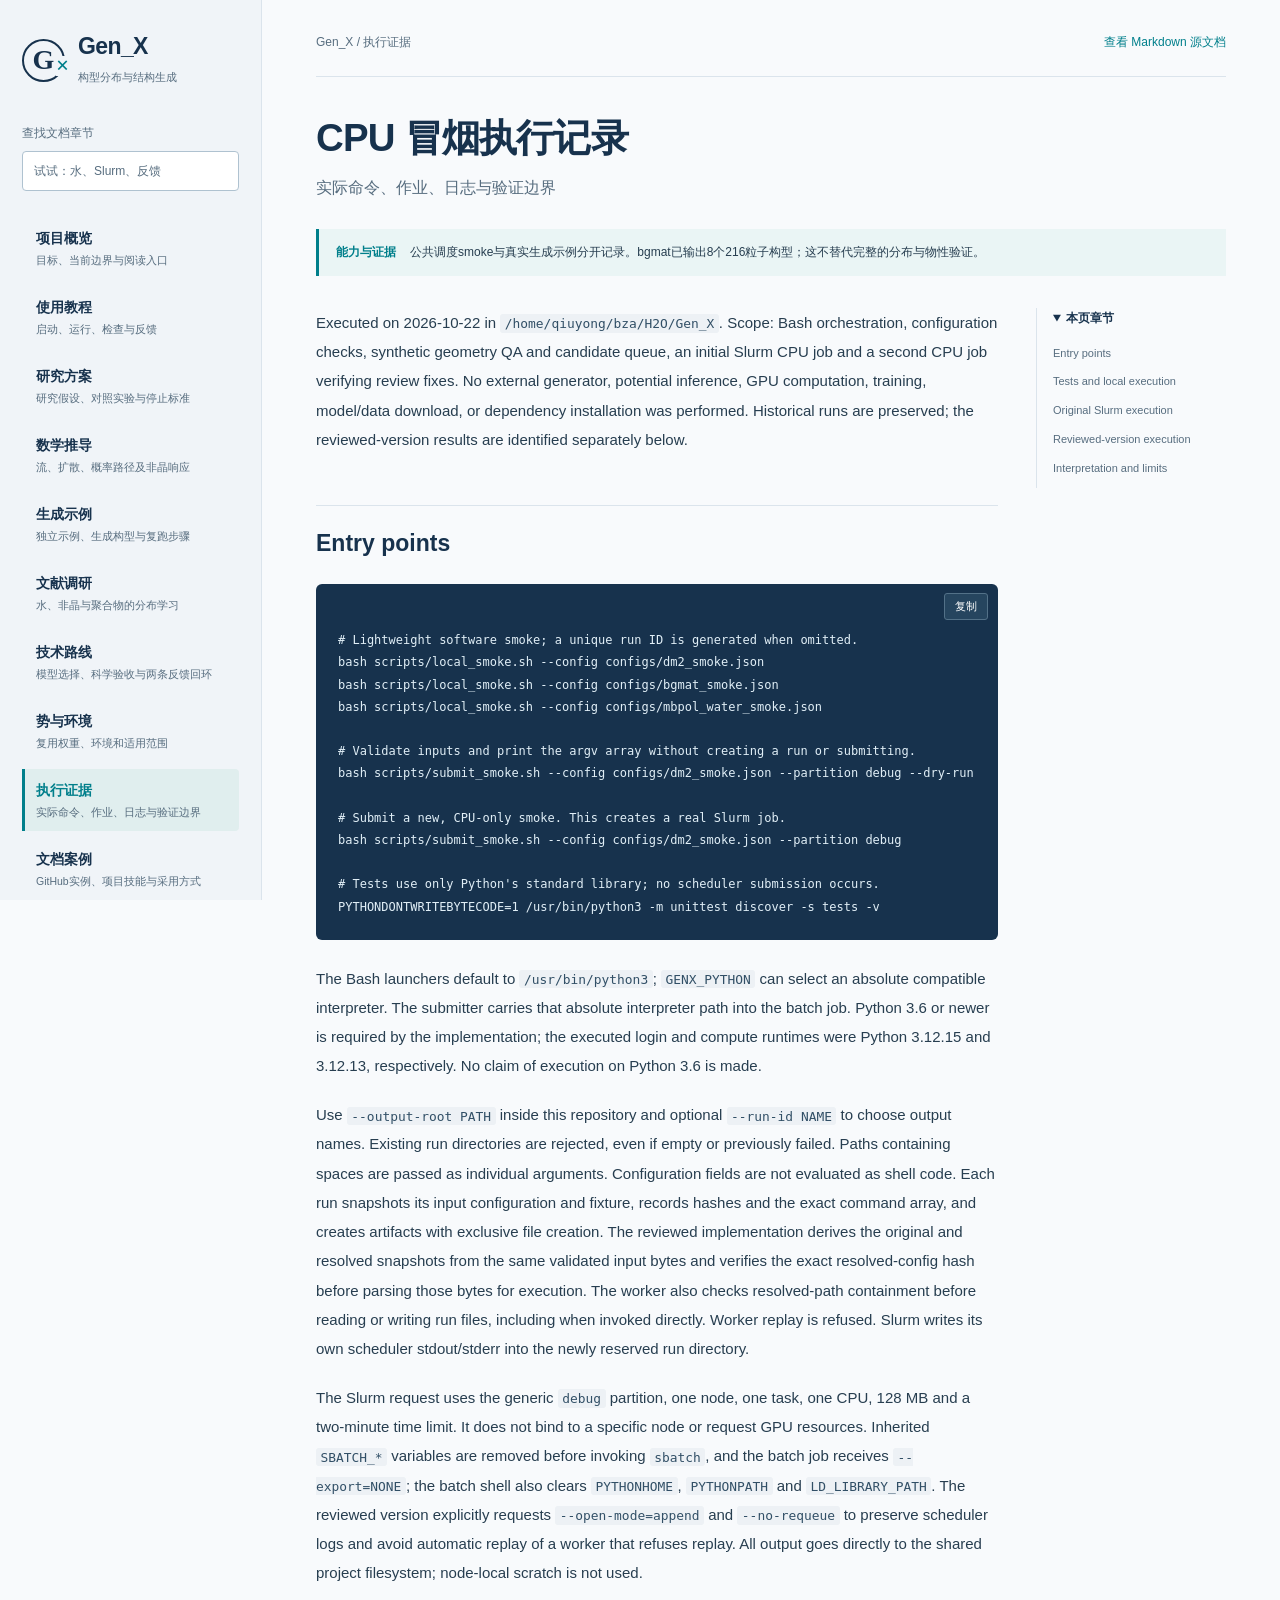
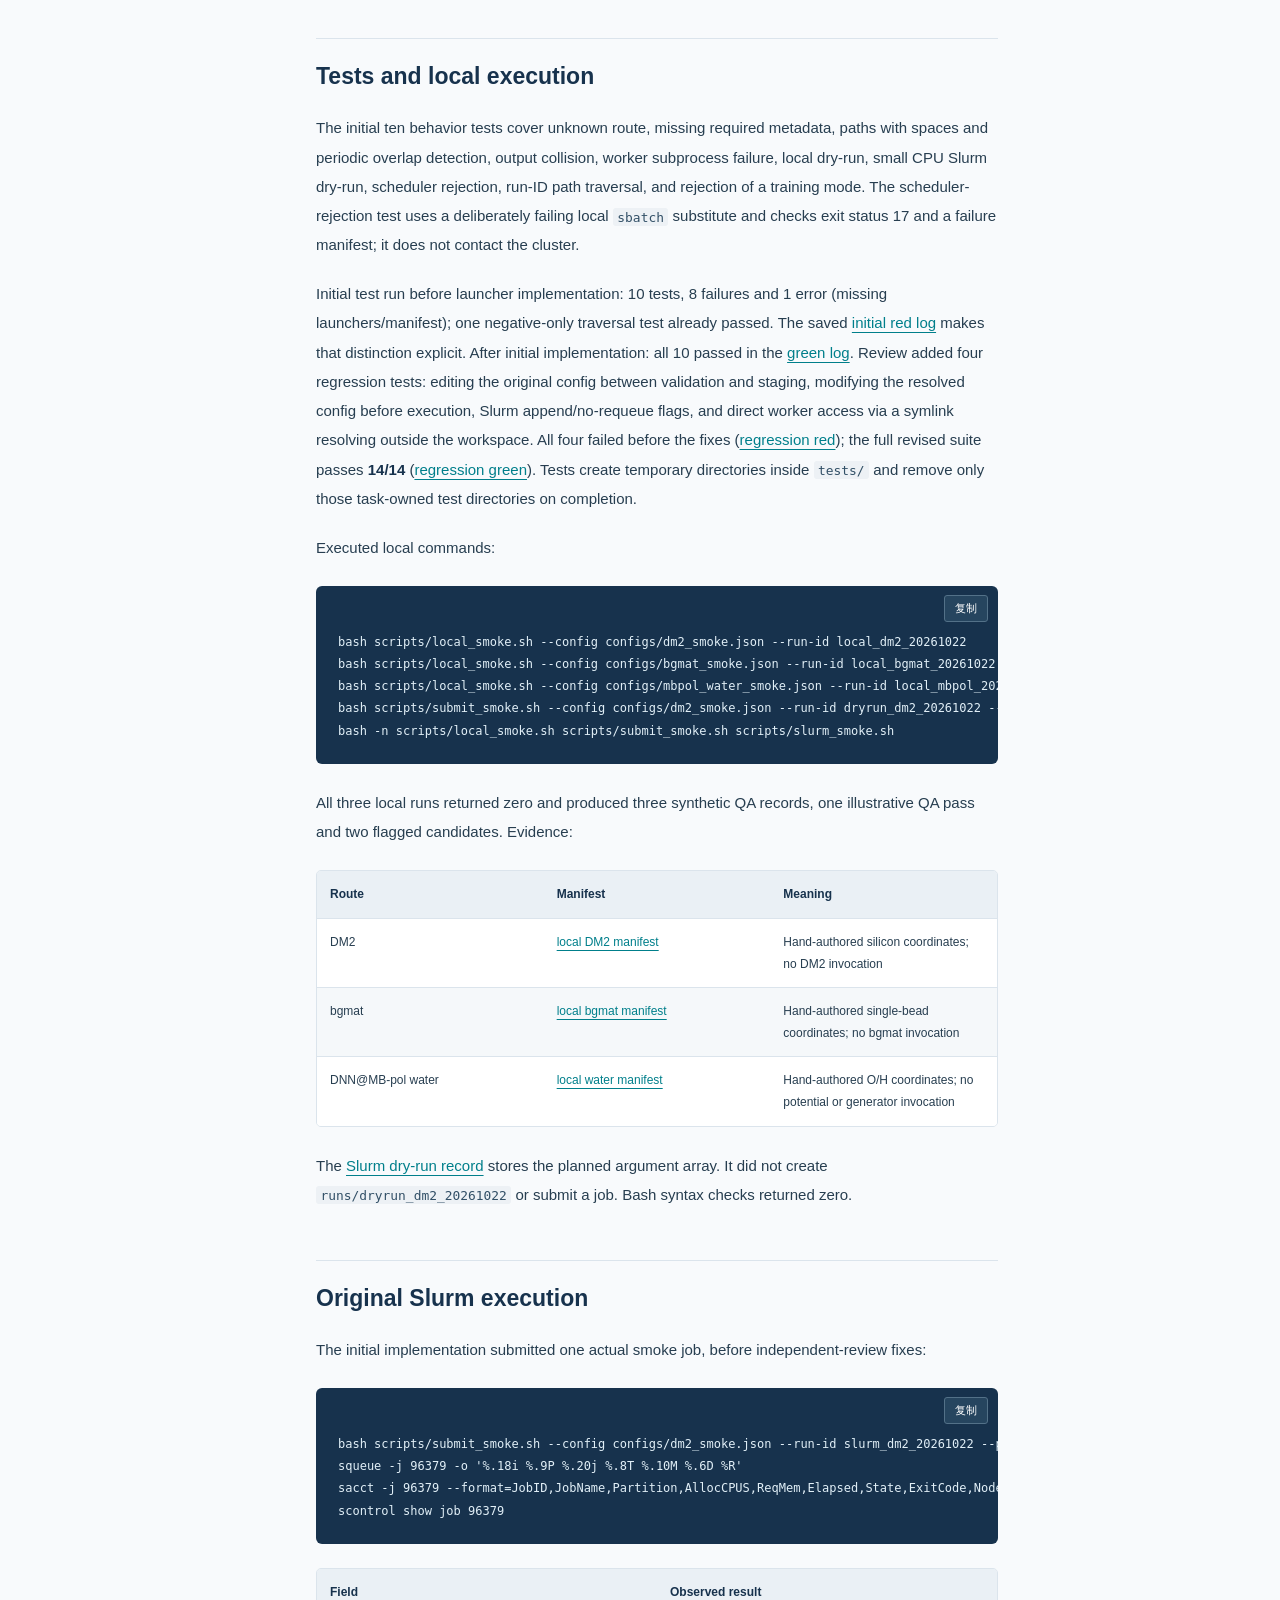
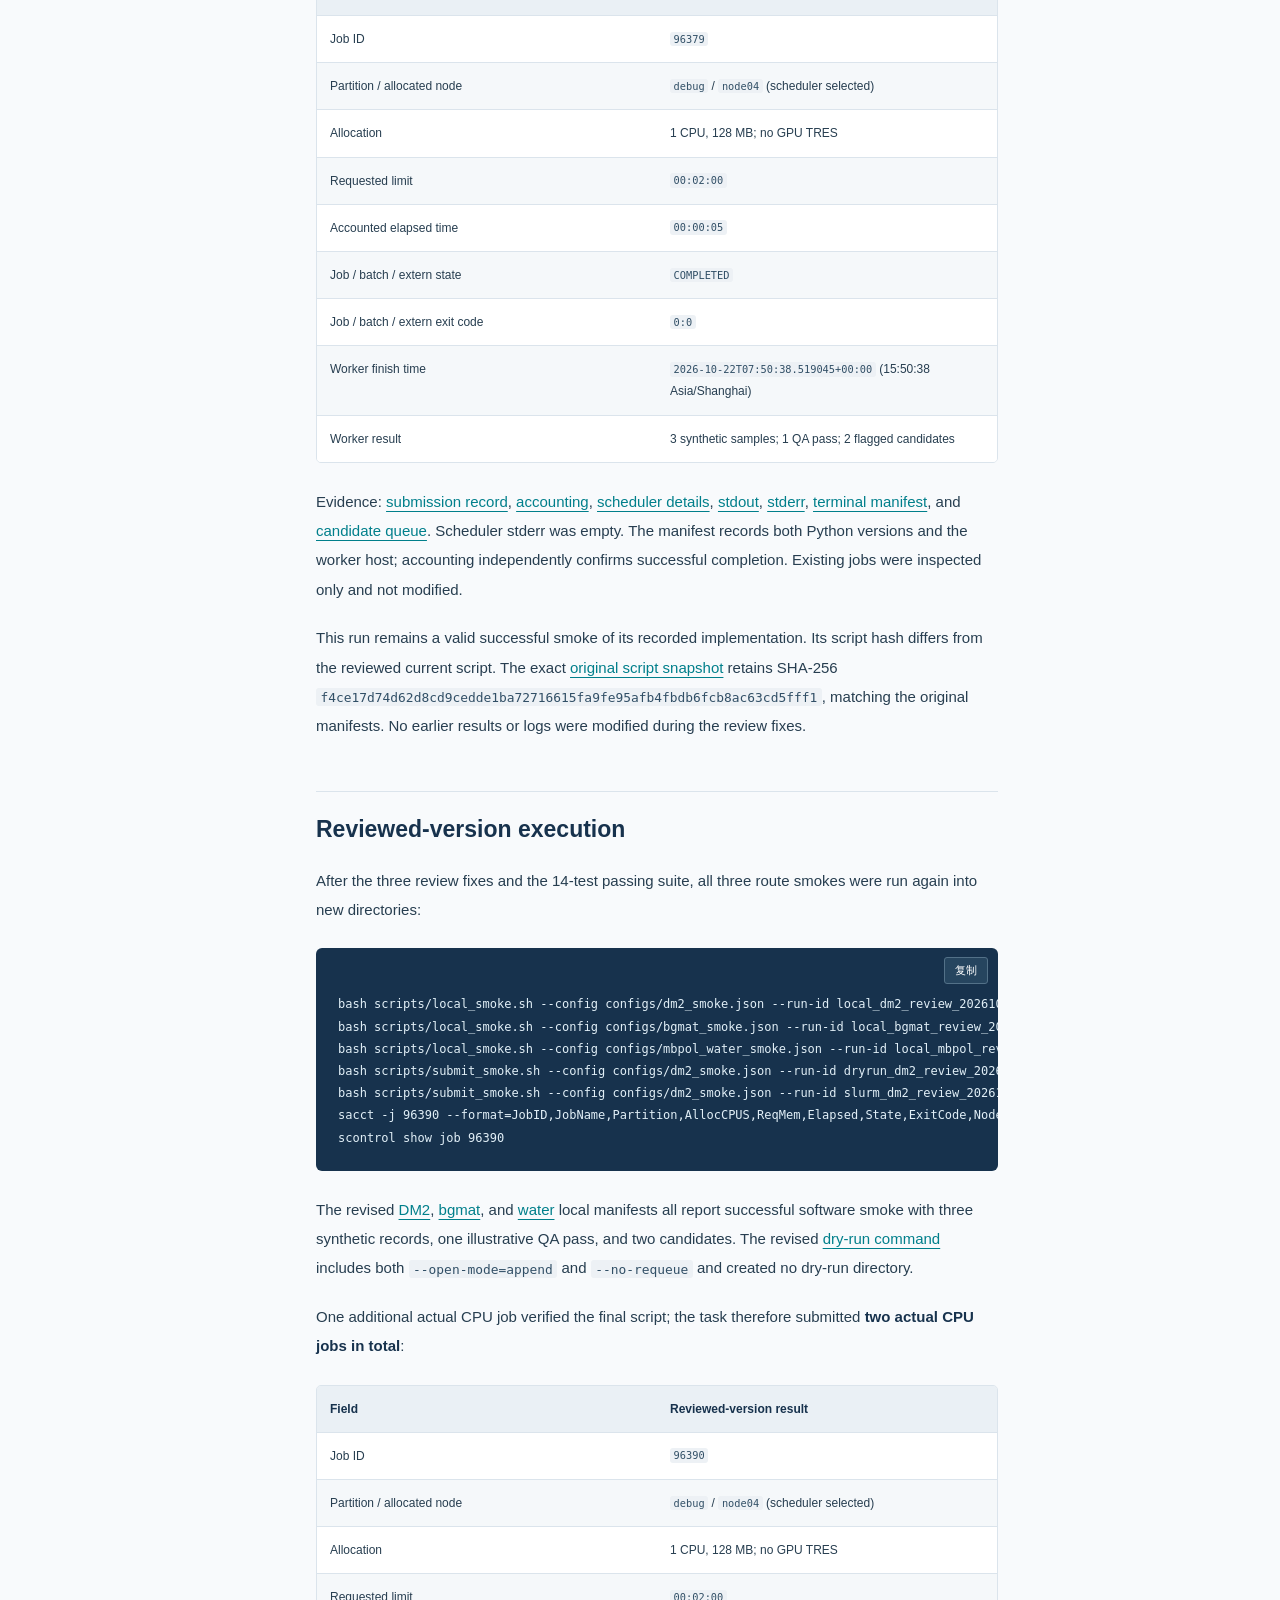
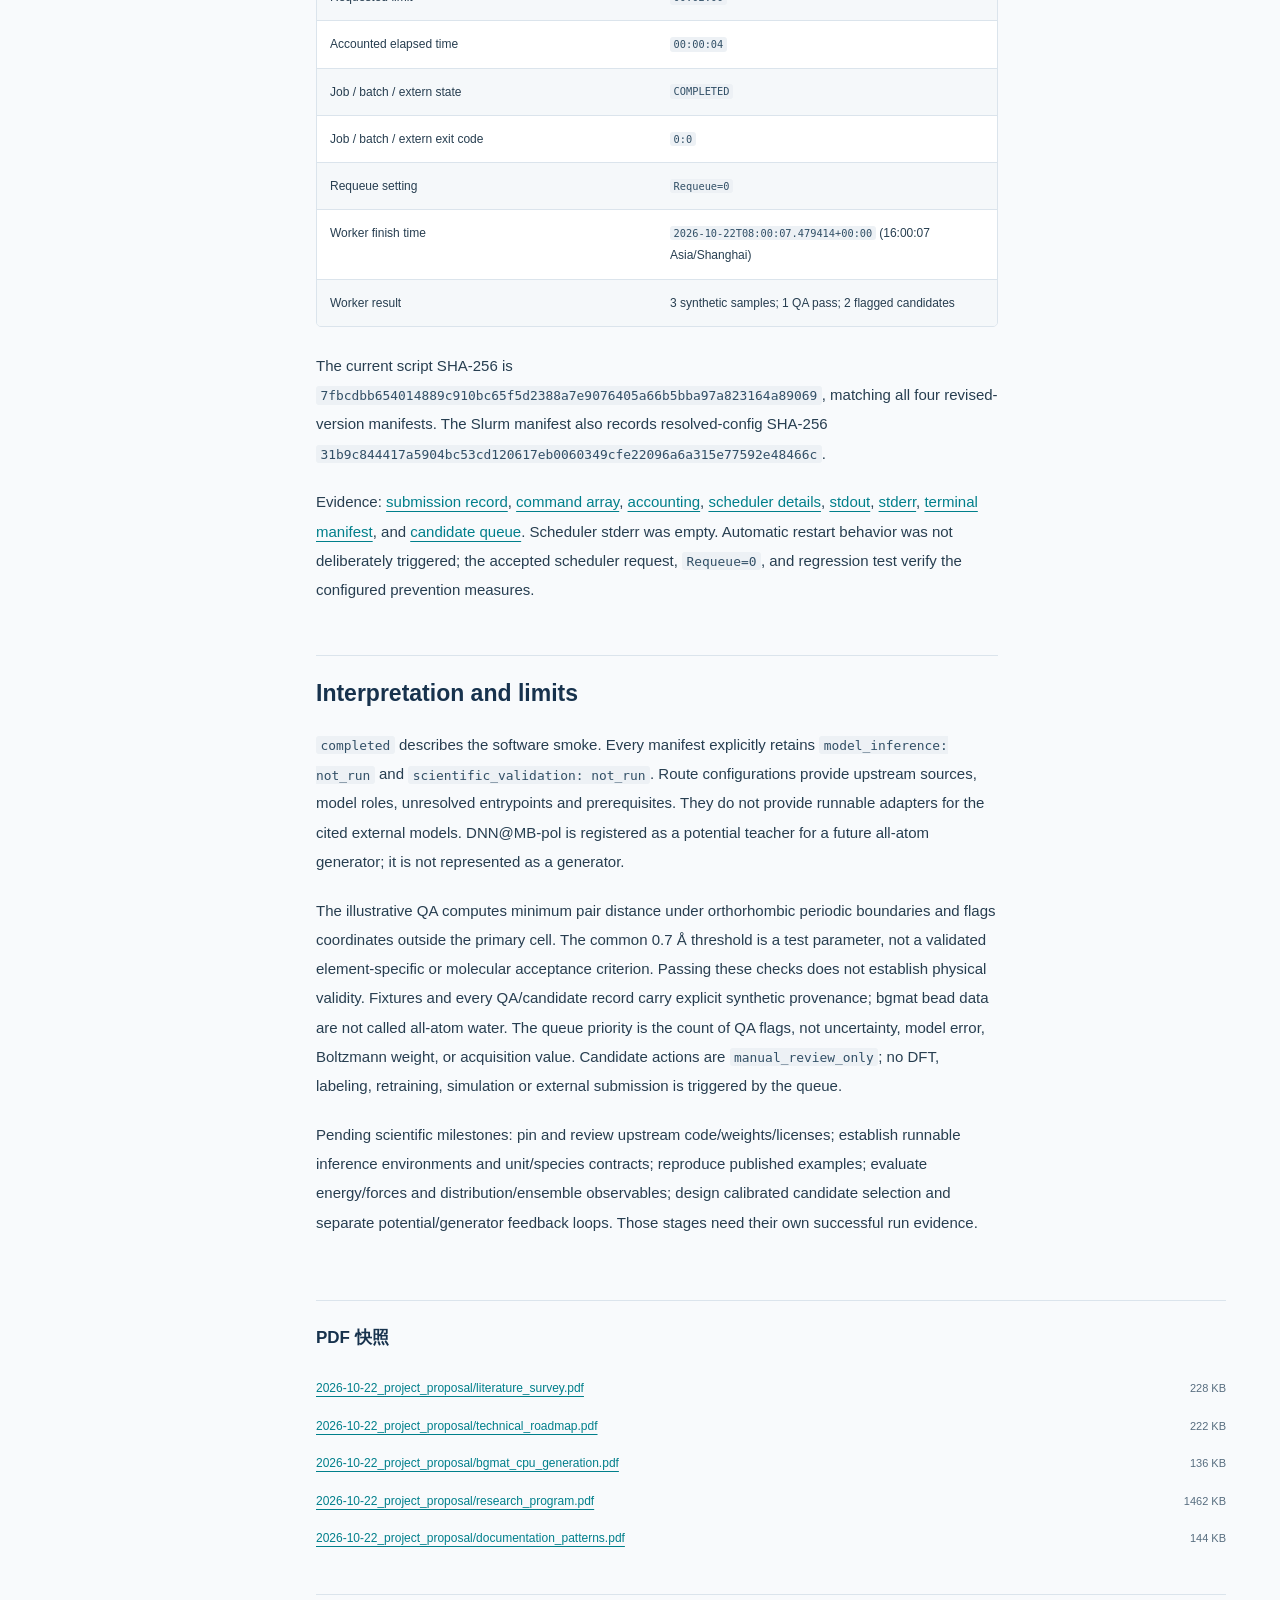
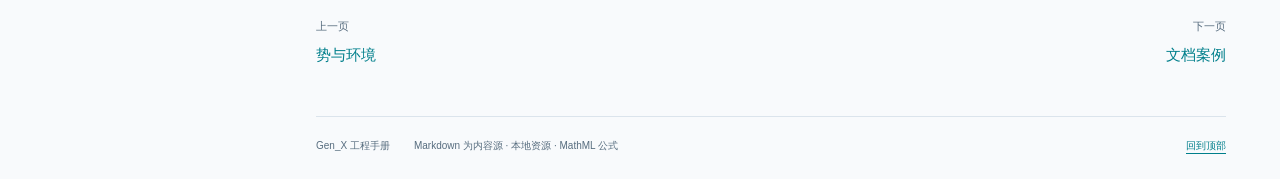
<file: site/evidence.html>
<!doctype html>
<html lang="zh-CN">
<head>
  <meta charset="utf-8">
  <meta name="viewport" content="width=device-width, initial-scale=1">
  <meta name="description" content="实际命令、作业、日志与验证边界">
  <meta name="theme-color" content="#17324d">
  <title>执行证据 | Gen_X 工程手册</title>
  <link rel="stylesheet" href="assets/style.css">
  <script src="assets/search-index.js" defer></script>
  <script src="assets/site.js" defer></script>
</head>
<body>
  <a class="skip-link" href="#main">跳到正文</a>
  <header class="mobile-header"><a href="index.html">Gen_X <span>工程手册</span></a><button id="menu-toggle" aria-expanded="false" aria-controls="sidebar" type="button">目录</button></header>
  <aside class="sidebar" id="sidebar" aria-label="文档导航">
    <a class="brand" href="index.html"><span class="brand-symbol" aria-hidden="true">G<span>×</span></span><span><strong>Gen_X</strong><small>构型分布与结构生成</small></span></a>
    <div class="search"><label for="search-input">查找文档章节</label><input type="search" id="search-input" placeholder="试试：水、Slurm、反馈" autocomplete="off" aria-controls="search-results"><div id="search-results" hidden></div><span id="search-status" class="visually-hidden" role="status"></span></div>
    <nav class="primary-nav" aria-label="主要页面"><a href="index.html"><span>项目概览</span><small>目标、当前边界与阅读入口</small></a><a href="tutorial.html"><span>使用教程</span><small>启动、运行、检查与反馈</small></a><a href="research.html"><span>研究方案</span><small>研究假设、对照实验与停止标准</small></a><a href="theory.html"><span>数学推导</span><small>流、扩散、概率路径及非晶响应</small></a><a href="generation.html"><span>生成示例</span><small>独立示例、生成构型与复跑步骤</small></a><a href="literature.html"><span>文献调研</span><small>水、非晶与聚合物的分布学习</small></a><a href="roadmap.html"><span>技术路线</span><small>模型选择、科学验收与两条反馈回环</small></a><a href="environment.html"><span>势与环境</span><small>复用权重、环境和适用范围</small></a><a aria-current="page" href="evidence.html"><span>执行证据</span><small>实际命令、作业、日志与验证边界</small></a><a href="documentation.html"><span>文档案例</span><small>GitHub实例、项目技能与采用方式</small></a></nav>
    <div class="sidebar-bottom"><p><span class="status-dot" aria-hidden="true"></span>已有真实生成示例</p><small>CPU运行；科研统计验收另列</small><a href="#pdf-downloads">查看 PDF 快照</a><a href="../README.md">仓库 Markdown 入口</a></div>
  </aside>
  <main class="page" id="main" tabindex="-1">
    <div class="page-top"><span>Gen_X / 执行证据</span><a href="../docs/smoke_results.md">查看 Markdown 源文档</a></div>
    <header class="page-heading"><h1>CPU 冒烟执行记录</h1><p>实际命令、作业、日志与验证边界</p></header>
    <div class="scope-note"><strong>能力与证据</strong><span>公共调度smoke与真实生成示例分开记录。bgmat已输出8个216粒子构型；这不替代完整的分布与物性验证。</span></div>
    <div class="article-grid"><article class="prose"><p>Executed on 2026-10-22 in <code>/home/qiuyong/bza/H2O/Gen_X</code>. Scope: Bash orchestration, configuration checks, synthetic geometry QA and candidate queue, an initial Slurm CPU job and a second CPU job verifying review fixes. No external generator, potential inference, GPU computation, training, model/data download, or dependency installation was performed. Historical runs are preserved; the reviewed-version results are identified separately below.</p><h2 id="entry-points">Entry points</h2><pre class="bash"><code># Lightweight software smoke; a unique run ID is generated when omitted.
bash scripts/local_smoke.sh --config configs/dm2_smoke.json
bash scripts/local_smoke.sh --config configs/bgmat_smoke.json
bash scripts/local_smoke.sh --config configs/mbpol_water_smoke.json

# Validate inputs and print the argv array without creating a run or submitting.
bash scripts/submit_smoke.sh --config configs/dm2_smoke.json --partition debug --dry-run

# Submit a new, CPU-only smoke. This creates a real Slurm job.
bash scripts/submit_smoke.sh --config configs/dm2_smoke.json --partition debug

# Tests use only Python&#39;s standard library; no scheduler submission occurs.
PYTHONDONTWRITEBYTECODE=1 /usr/bin/python3 -m unittest discover -s tests -v</code></pre><p>The Bash launchers default to <code>/usr/bin/python3</code>; <code>GENX_PYTHON</code> can select an absolute compatible interpreter. The submitter carries that absolute interpreter path into the batch job. Python 3.6 or newer is required by the implementation; the executed login and compute runtimes were Python 3.12.15 and 3.12.13, respectively. No claim of execution on Python 3.6 is made.</p><p>Use <code>--output-root PATH</code> inside this repository and optional <code>--run-id NAME</code> to choose output names. Existing run directories are rejected, even if empty or previously failed. Paths containing spaces are passed as individual arguments. Configuration fields are not evaluated as shell code. Each run snapshots its input configuration and fixture, records hashes and the exact command array, and creates artifacts with exclusive file creation. The reviewed implementation derives the original and resolved snapshots from the same validated input bytes and verifies the exact resolved-config hash before parsing those bytes for execution. The worker also checks resolved-path containment before reading or writing run files, including when invoked directly. Worker replay is refused. Slurm writes its own scheduler stdout/stderr into the newly reserved run directory.</p><p>The Slurm request uses the generic <code>debug</code> partition, one node, one task, one CPU, 128 MB and a two-minute time limit. It does not bind to a specific node or request GPU resources. Inherited <code>SBATCH_*</code> variables are removed before invoking <code>sbatch</code>, and the batch job receives <code>--export=NONE</code>; the batch shell also clears <code>PYTHONHOME</code>, <code>PYTHONPATH</code> and <code>LD_LIBRARY_PATH</code>. The reviewed version explicitly requests <code>--open-mode=append</code> and <code>--no-requeue</code> to preserve scheduler logs and avoid automatic replay of a worker that refuses replay. All output goes directly to the shared project filesystem; node-local scratch is not used.</p><h2 id="tests-and-local-execution">Tests and local execution</h2><p>The initial ten behavior tests cover unknown route, missing required metadata, paths with spaces and periodic overlap detection, output collision, worker subprocess failure, local dry-run, small CPU Slurm dry-run, scheduler rejection, run-ID path traversal, and rejection of a training mode. The scheduler-rejection test uses a deliberately failing local <code>sbatch</code> substitute and checks exit status 17 and a failure manifest; it does not contact the cluster.</p><p>Initial test run before launcher implementation: 10 tests, 8 failures and 1 error (missing launchers/manifest); one negative-only traversal test already passed. The saved <a href="../runs/verification-20261022/initial-red.log">initial red log</a> makes that distinction explicit. After initial implementation: all 10 passed in the <a href="../runs/verification-20261022/green.log">green log</a>. Review added four regression tests: editing the original config between validation and staging, modifying the resolved config before execution, Slurm append/no-requeue flags, and direct worker access via a symlink resolving outside the workspace. All four failed before the fixes (<a href="../runs/review-fix-20261022/regression-red.log">regression red</a>); the full revised suite passes <strong>14/14</strong> (<a href="../runs/review-fix-20261022/regression-green.log">regression green</a>). Tests create temporary directories inside <code>tests/</code> and remove only those task-owned test directories on completion.</p><p>Executed local commands:</p><pre class="bash"><code>bash scripts/local_smoke.sh --config configs/dm2_smoke.json --run-id local_dm2_20261022
bash scripts/local_smoke.sh --config configs/bgmat_smoke.json --run-id local_bgmat_20261022
bash scripts/local_smoke.sh --config configs/mbpol_water_smoke.json --run-id local_mbpol_20261022
bash scripts/submit_smoke.sh --config configs/dm2_smoke.json --run-id dryrun_dm2_20261022 --dry-run
bash -n scripts/local_smoke.sh scripts/submit_smoke.sh scripts/slurm_smoke.sh</code></pre><p>All three local runs returned zero and produced three synthetic QA records, one illustrative QA pass and two flagged candidates. Evidence:</p><table><colgroup><col style="width: 33%" /><col style="width: 33%" /><col style="width: 33%" /></colgroup><thead><tr class="header"><th>Route</th><th>Manifest</th><th>Meaning</th></tr></thead><tbody><tr class="odd"><td>DM2</td><td><a href="../runs/local_dm2_20261022/manifest.json">local DM2 manifest</a></td><td>Hand-authored silicon coordinates; no DM2 invocation</td></tr><tr class="even"><td>bgmat</td><td><a href="../runs/local_bgmat_20261022/manifest.json">local bgmat manifest</a></td><td>Hand-authored single-bead coordinates; no bgmat invocation</td></tr><tr class="odd"><td>DNN@MB-pol water</td><td><a href="../runs/local_mbpol_20261022/manifest.json">local water manifest</a></td><td>Hand-authored O/H coordinates; no potential or generator invocation</td></tr></tbody></table><p>The <a href="../runs/verification-20261022/slurm-dry-run.json">Slurm dry-run record</a> stores the planned argument array. It did not create <code>runs/dryrun_dm2_20261022</code> or submit a job. Bash syntax checks returned zero.</p><h2 id="original-slurm-execution">Original Slurm execution</h2><p>The initial implementation submitted one actual smoke job, before independent-review fixes:</p><pre class="bash"><code>bash scripts/submit_smoke.sh --config configs/dm2_smoke.json --run-id slurm_dm2_20261022 --partition debug
squeue -j 96379 -o &#39;%.18i %.9P %.20j %.8T %.10M %.6D %R&#39;
sacct -j 96379 --format=JobID,JobName,Partition,AllocCPUS,ReqMem,Elapsed,State,ExitCode,NodeList,ReqTRES,AllocTRES -P
scontrol show job 96379</code></pre><table><colgroup><col style="width: 50%" /><col style="width: 50%" /></colgroup><thead><tr class="header"><th>Field</th><th>Observed result</th></tr></thead><tbody><tr class="odd"><td>Job ID</td><td><code>96379</code></td></tr><tr class="even"><td>Partition / allocated node</td><td><code>debug</code> / <code>node04</code> (scheduler selected)</td></tr><tr class="odd"><td>Allocation</td><td>1 CPU, 128 MB; no GPU TRES</td></tr><tr class="even"><td>Requested limit</td><td><code>00:02:00</code></td></tr><tr class="odd"><td>Accounted elapsed time</td><td><code>00:00:05</code></td></tr><tr class="even"><td>Job / batch / extern state</td><td><code>COMPLETED</code></td></tr><tr class="odd"><td>Job / batch / extern exit code</td><td><code>0:0</code></td></tr><tr class="even"><td>Worker finish time</td><td><code>2026-10-22T07:50:38.519045+00:00</code> (15:50:38 Asia/Shanghai)</td></tr><tr class="odd"><td>Worker result</td><td>3 synthetic samples; 1 QA pass; 2 flagged candidates</td></tr></tbody></table><p>Evidence: <a href="../runs/slurm_dm2_20261022/submission.json">submission record</a>, <a href="../runs/slurm_dm2_20261022/sacct.txt">accounting</a>, <a href="../runs/slurm_dm2_20261022/scontrol.txt">scheduler details</a>, <a href="../runs/slurm_dm2_20261022/slurm-96379.out">stdout</a>, <a href="../runs/slurm_dm2_20261022/slurm-96379.err">stderr</a>, <a href="../runs/slurm_dm2_20261022/manifest.json">terminal manifest</a>, and <a href="../runs/slurm_dm2_20261022/candidates.jsonl">candidate queue</a>. Scheduler stderr was empty. The manifest records both Python versions and the worker host; accounting independently confirms successful completion. Existing jobs were inspected only and not modified.</p><p>This run remains a valid successful smoke of its recorded implementation. Its script hash differs from the reviewed current script. The exact <a href="../runs/review-fix-20261022/smoke-before-review.py">original script snapshot</a> retains SHA-256 <code>f4ce17d74d62d8cd9cedde1ba72716615fa9fe95afb4fbdb6fcb8ac63cd5fff1</code>, matching the original manifests. No earlier results or logs were modified during the review fixes.</p><h2 id="reviewed-version-execution">Reviewed-version execution</h2><p>After the three review fixes and the 14-test passing suite, all three route smokes were run again into new directories:</p><pre class="bash"><code>bash scripts/local_smoke.sh --config configs/dm2_smoke.json --run-id local_dm2_review_20261022
bash scripts/local_smoke.sh --config configs/bgmat_smoke.json --run-id local_bgmat_review_20261022
bash scripts/local_smoke.sh --config configs/mbpol_water_smoke.json --run-id local_mbpol_review_20261022
bash scripts/submit_smoke.sh --config configs/dm2_smoke.json --run-id dryrun_dm2_review_20261022 --dry-run
bash scripts/submit_smoke.sh --config configs/dm2_smoke.json --run-id slurm_dm2_review_20261022 --partition debug
sacct -j 96390 --format=JobID,JobName,Partition,AllocCPUS,ReqMem,Elapsed,State,ExitCode,NodeList,ReqTRES,AllocTRES -P
scontrol show job 96390</code></pre><p>The revised <a href="../runs/local_dm2_review_20261022/manifest.json">DM2</a>, <a href="../runs/local_bgmat_review_20261022/manifest.json">bgmat</a>, and <a href="../runs/local_mbpol_review_20261022/manifest.json">water</a> local manifests all report successful software smoke with three synthetic records, one illustrative QA pass, and two candidates. The revised <a href="../runs/review-fix-20261022/slurm-dry-run.json">dry-run command</a> includes both <code>--open-mode=append</code> and <code>--no-requeue</code> and created no dry-run directory.</p><p>One additional actual CPU job verified the final script; the task therefore submitted <strong>two actual CPU jobs in total</strong>:</p><table><colgroup><col style="width: 50%" /><col style="width: 50%" /></colgroup><thead><tr class="header"><th>Field</th><th>Reviewed-version result</th></tr></thead><tbody><tr class="odd"><td>Job ID</td><td><code>96390</code></td></tr><tr class="even"><td>Partition / allocated node</td><td><code>debug</code> / <code>node04</code> (scheduler selected)</td></tr><tr class="odd"><td>Allocation</td><td>1 CPU, 128 MB; no GPU TRES</td></tr><tr class="even"><td>Requested limit</td><td><code>00:02:00</code></td></tr><tr class="odd"><td>Accounted elapsed time</td><td><code>00:00:04</code></td></tr><tr class="even"><td>Job / batch / extern state</td><td><code>COMPLETED</code></td></tr><tr class="odd"><td>Job / batch / extern exit code</td><td><code>0:0</code></td></tr><tr class="even"><td>Requeue setting</td><td><code>Requeue=0</code></td></tr><tr class="odd"><td>Worker finish time</td><td><code>2026-10-22T08:00:07.479414+00:00</code> (16:00:07 Asia/Shanghai)</td></tr><tr class="even"><td>Worker result</td><td>3 synthetic samples; 1 QA pass; 2 flagged candidates</td></tr></tbody></table><p>The current script SHA-256 is <code>7fbcdbb654014889c910bc65f5d2388a7e9076405a66b5bba97a823164a89069</code>, matching all four revised-version manifests. The Slurm manifest also records resolved-config SHA-256 <code>31b9c844417a5904bc53cd120617eb0060349cfe22096a6a315e77592e48466c</code>.</p><p>Evidence: <a href="../runs/slurm_dm2_review_20261022/submission.json">submission record</a>, <a href="../runs/slurm_dm2_review_20261022/command.json">command array</a>, <a href="../runs/slurm_dm2_review_20261022/sacct.txt">accounting</a>, <a href="../runs/slurm_dm2_review_20261022/scontrol.txt">scheduler details</a>, <a href="../runs/slurm_dm2_review_20261022/slurm-96390.out">stdout</a>, <a href="../runs/slurm_dm2_review_20261022/slurm-96390.err">stderr</a>, <a href="../runs/slurm_dm2_review_20261022/manifest.json">terminal manifest</a>, and <a href="../runs/slurm_dm2_review_20261022/candidates.jsonl">candidate queue</a>. Scheduler stderr was empty. Automatic restart behavior was not deliberately triggered; the accepted scheduler request, <code>Requeue=0</code>, and regression test verify the configured prevention measures.</p><h2 id="interpretation-and-limits">Interpretation and limits</h2><p><code>completed</code> describes the software smoke. Every manifest explicitly retains <code>model_inference: not_run</code> and <code>scientific_validation: not_run</code>. Route configurations provide upstream sources, model roles, unresolved entrypoints and prerequisites. They do not provide runnable adapters for the cited external models. DNN@MB-pol is registered as a potential teacher for a future all-atom generator; it is not represented as a generator.</p><p>The illustrative QA computes minimum pair distance under orthorhombic periodic boundaries and flags coordinates outside the primary cell. The common 0.7 Å threshold is a test parameter, not a validated element-specific or molecular acceptance criterion. Passing these checks does not establish physical validity. Fixtures and every QA/candidate record carry explicit synthetic provenance; bgmat bead data are not called all-atom water. The queue priority is the count of QA flags, not uncertainty, model error, Boltzmann weight, or acquisition value. Candidate actions are <code>manual_review_only</code>; no DFT, labeling, retraining, simulation or external submission is triggered by the queue.</p><p>Pending scientific milestones: pin and review upstream code/weights/licenses; establish runnable inference environments and unit/species contracts; reproduce published examples; evaluate energy/forces and distribution/ensemble observables; design calibrated candidate selection and separate potential/generator feedback loops. Those stages need their own successful run evidence.</p>
</article><aside class="toc" aria-label="本页章节"><details open><summary>本页章节</summary><ol><li class="level-h2"><a href="#entry-points">Entry points</a></li><li class="level-h2"><a href="#tests-and-local-execution">Tests and local execution</a></li><li class="level-h2"><a href="#original-slurm-execution">Original Slurm execution</a></li><li class="level-h2"><a href="#reviewed-version-execution">Reviewed-version execution</a></li><li class="level-h2"><a href="#interpretation-and-limits">Interpretation and limits</a></li></ol></details></aside></div>
    <section class="downloads" id="pdf-downloads" aria-labelledby="pdf-title"><h2 id="pdf-title">PDF 快照</h2><ul class="download-list"><li><a href="../reports/2026-10-22_project_proposal/literature_survey.pdf">2026-10-22_project_proposal/literature_survey.pdf</a><span>228 KB</span></li><li><a href="../reports/2026-10-22_project_proposal/technical_roadmap.pdf">2026-10-22_project_proposal/technical_roadmap.pdf</a><span>222 KB</span></li><li><a href="../reports/2026-10-22_project_proposal/bgmat_cpu_generation.pdf">2026-10-22_project_proposal/bgmat_cpu_generation.pdf</a><span>136 KB</span></li><li><a href="../reports/2026-10-22_project_proposal/research_program.pdf">2026-10-22_project_proposal/research_program.pdf</a><span>1462 KB</span></li><li><a href="../reports/2026-10-22_project_proposal/documentation_patterns.pdf">2026-10-22_project_proposal/documentation_patterns.pdf</a><span>144 KB</span></li></ul></section>
    <nav class="adjacent" aria-label="相邻页面"><a href="environment.html"><small>上一页</small><span>势与环境</span></a><a href="documentation.html"><small>下一页</small><span>文档案例</span></a></nav>
    <footer class="page-footer"><span>Gen_X 工程手册</span><span>Markdown 为内容源 · 本地资源 · MathML 公式</span><a href="#main">回到顶部</a></footer>
  </main>
  <span id="copy-status" class="visually-hidden" role="status"></span>
</body>
</html>
</file>
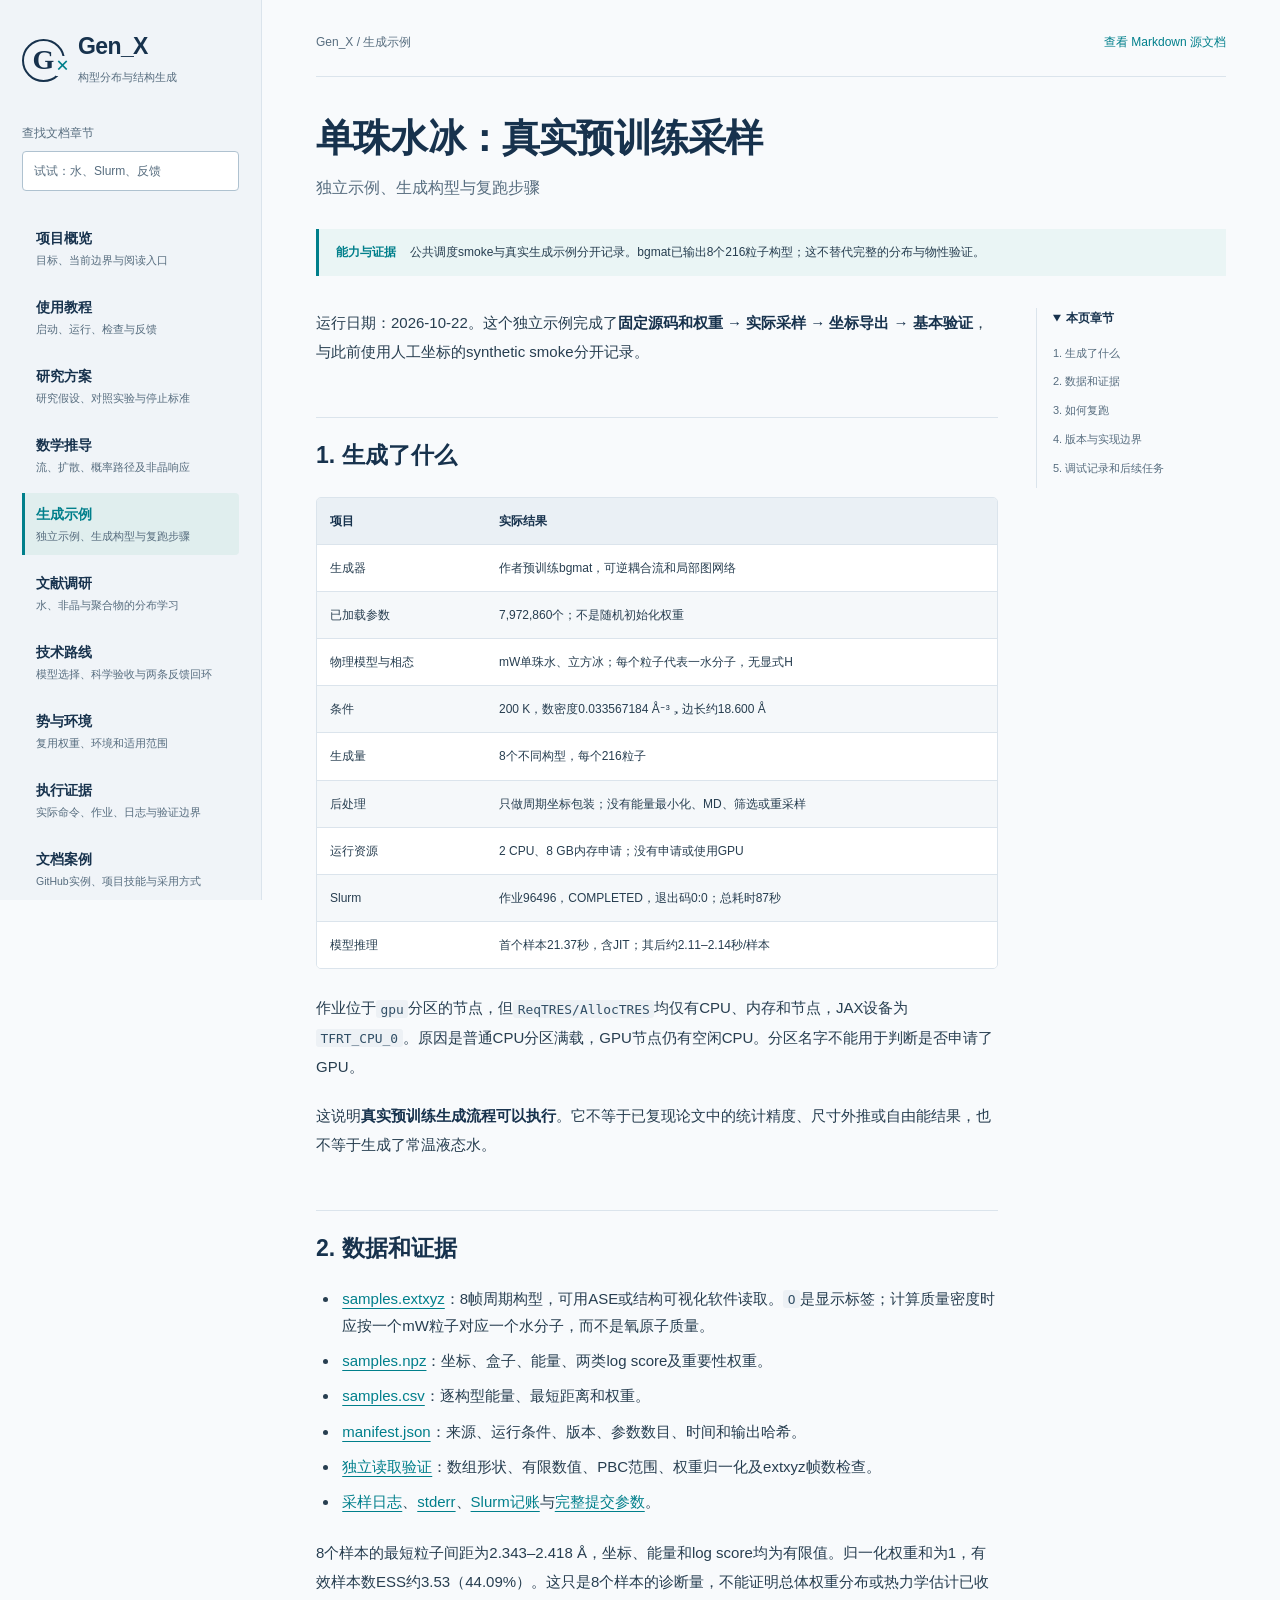
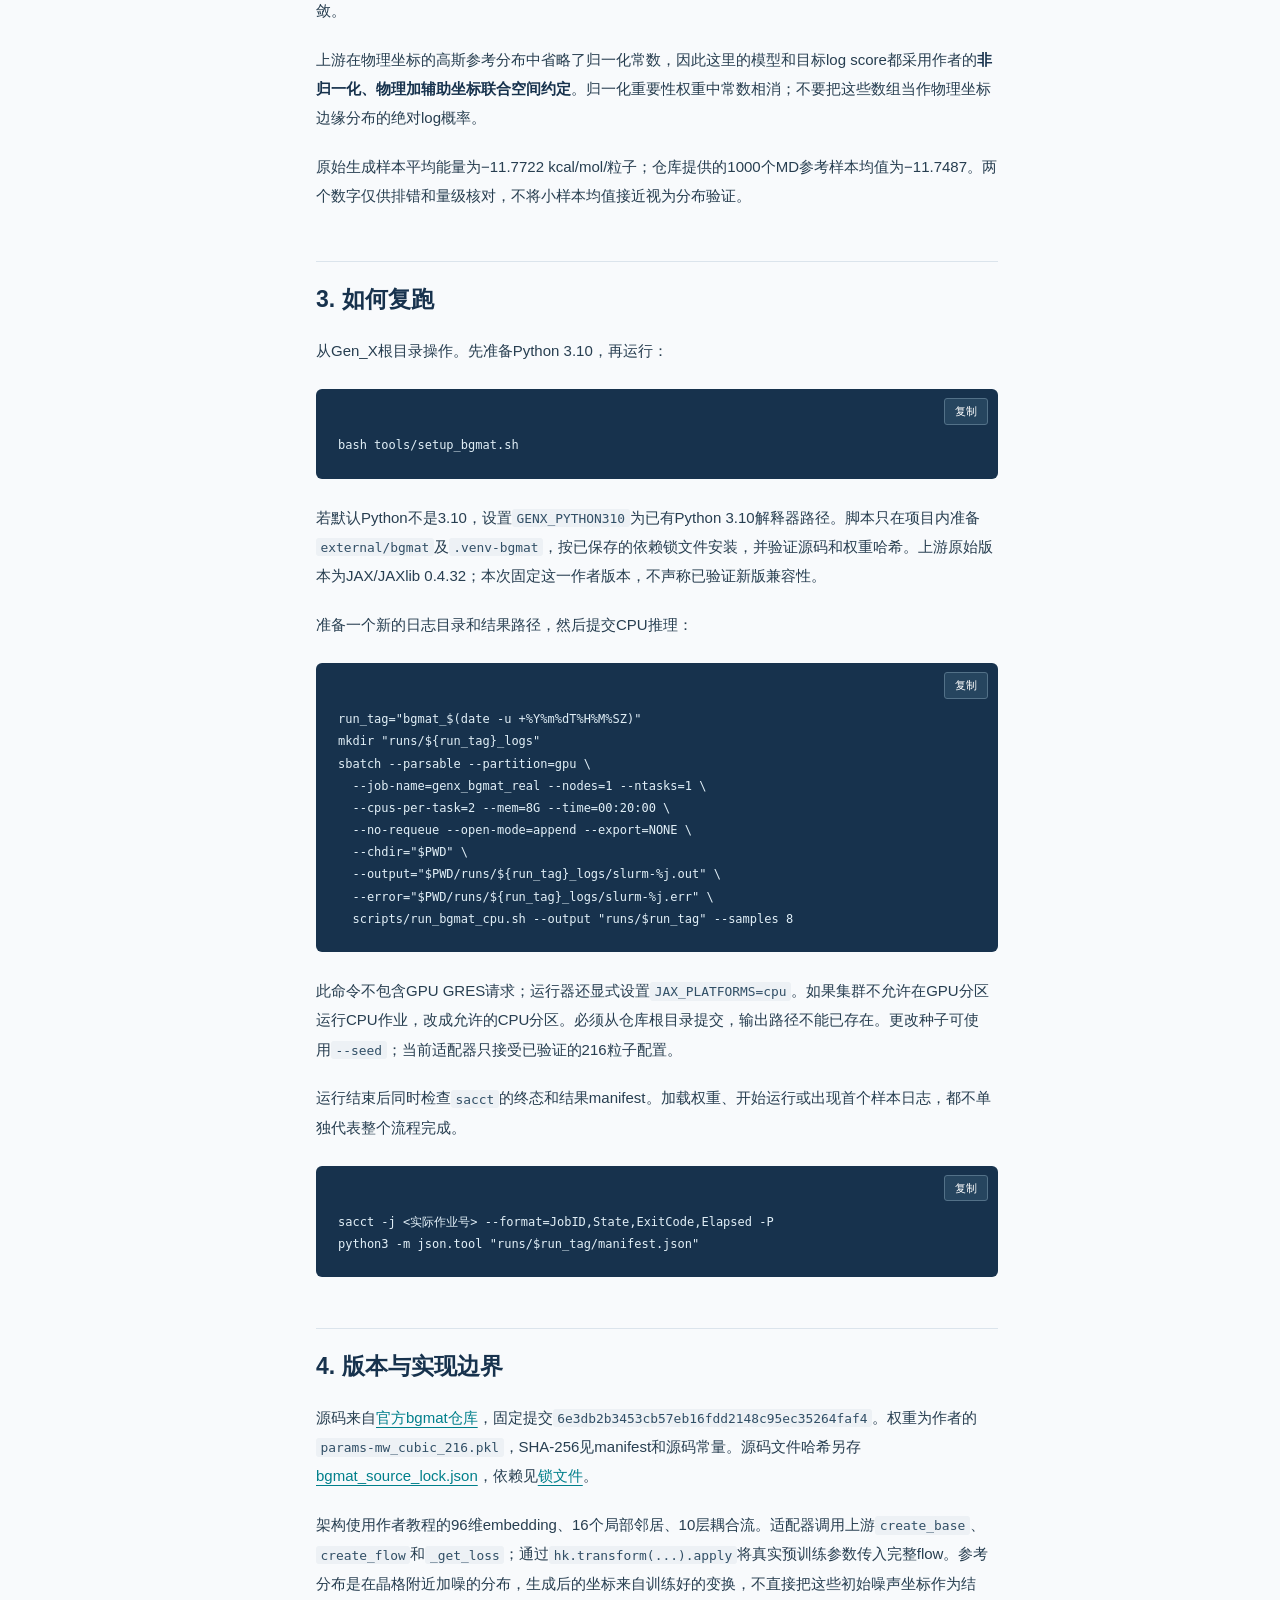
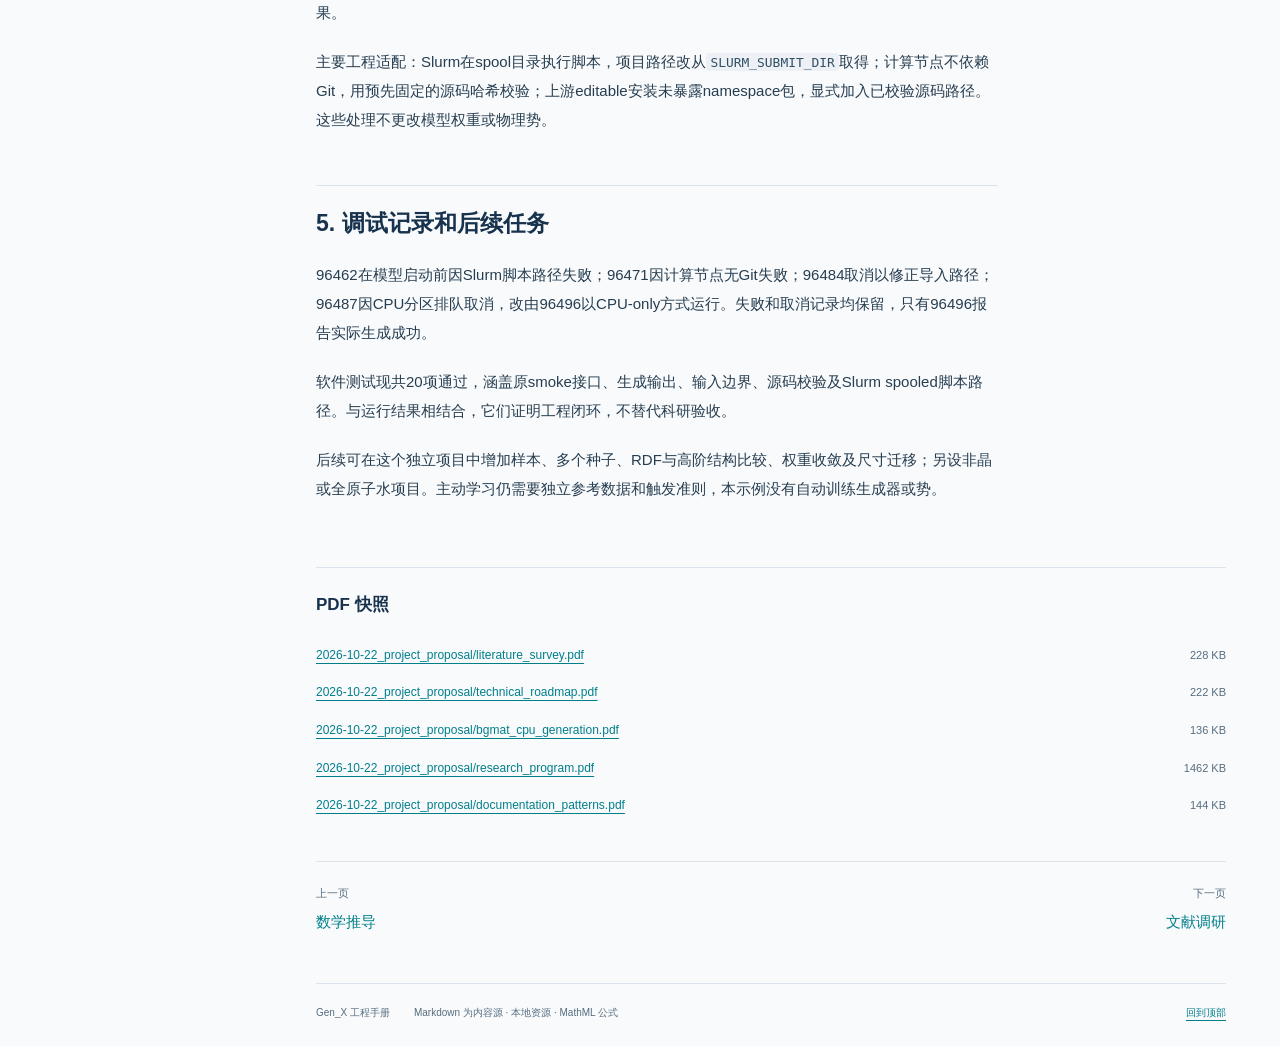
<file: site/generation.html>
<!doctype html>
<html lang="zh-CN">
<head>
  <meta charset="utf-8">
  <meta name="viewport" content="width=device-width, initial-scale=1">
  <meta name="description" content="独立示例、生成构型与复跑步骤">
  <meta name="theme-color" content="#17324d">
  <title>生成示例 | Gen_X 工程手册</title>
  <link rel="stylesheet" href="assets/style.css">
  <script src="assets/search-index.js" defer></script>
  <script src="assets/site.js" defer></script>
</head>
<body>
  <a class="skip-link" href="#main">跳到正文</a>
  <header class="mobile-header"><a href="index.html">Gen_X <span>工程手册</span></a><button id="menu-toggle" aria-expanded="false" aria-controls="sidebar" type="button">目录</button></header>
  <aside class="sidebar" id="sidebar" aria-label="文档导航">
    <a class="brand" href="index.html"><span class="brand-symbol" aria-hidden="true">G<span>×</span></span><span><strong>Gen_X</strong><small>构型分布与结构生成</small></span></a>
    <div class="search"><label for="search-input">查找文档章节</label><input type="search" id="search-input" placeholder="试试：水、Slurm、反馈" autocomplete="off" aria-controls="search-results"><div id="search-results" hidden></div><span id="search-status" class="visually-hidden" role="status"></span></div>
    <nav class="primary-nav" aria-label="主要页面"><a href="index.html"><span>项目概览</span><small>目标、当前边界与阅读入口</small></a><a href="tutorial.html"><span>使用教程</span><small>启动、运行、检查与反馈</small></a><a href="research.html"><span>研究方案</span><small>研究假设、对照实验与停止标准</small></a><a href="theory.html"><span>数学推导</span><small>流、扩散、概率路径及非晶响应</small></a><a aria-current="page" href="generation.html"><span>生成示例</span><small>独立示例、生成构型与复跑步骤</small></a><a href="literature.html"><span>文献调研</span><small>水、非晶与聚合物的分布学习</small></a><a href="roadmap.html"><span>技术路线</span><small>模型选择、科学验收与两条反馈回环</small></a><a href="environment.html"><span>势与环境</span><small>复用权重、环境和适用范围</small></a><a href="evidence.html"><span>执行证据</span><small>实际命令、作业、日志与验证边界</small></a><a href="documentation.html"><span>文档案例</span><small>GitHub实例、项目技能与采用方式</small></a></nav>
    <div class="sidebar-bottom"><p><span class="status-dot" aria-hidden="true"></span>已有真实生成示例</p><small>CPU运行；科研统计验收另列</small><a href="#pdf-downloads">查看 PDF 快照</a><a href="../README.md">仓库 Markdown 入口</a></div>
  </aside>
  <main class="page" id="main" tabindex="-1">
    <div class="page-top"><span>Gen_X / 生成示例</span><a href="../docs/real_generation_results.md">查看 Markdown 源文档</a></div>
    <header class="page-heading"><h1>单珠水冰：真实预训练采样</h1><p>独立示例、生成构型与复跑步骤</p></header>
    <div class="scope-note"><strong>能力与证据</strong><span>公共调度smoke与真实生成示例分开记录。bgmat已输出8个216粒子构型；这不替代完整的分布与物性验证。</span></div>
    <div class="article-grid"><article class="prose"><p>运行日期：2026-10-22。这个独立示例完成了<strong>固定源码和权重 → 实际采样 → 坐标导出 → 基本验证</strong>，与此前使用人工坐标的synthetic smoke分开记录。</p><h2 id="生成了什么">1. 生成了什么</h2><table><thead><tr class="header"><th>项目</th><th>实际结果</th></tr></thead><tbody><tr class="odd"><td>生成器</td><td>作者预训练bgmat，可逆耦合流和局部图网络</td></tr><tr class="even"><td>已加载参数</td><td>7,972,860个；不是随机初始化权重</td></tr><tr class="odd"><td>物理模型与相态</td><td>mW单珠水、立方冰；每个粒子代表一水分子，无显式H</td></tr><tr class="even"><td>条件</td><td>200 K，数密度0.033567184 Å⁻³，边长约18.600 Å</td></tr><tr class="odd"><td>生成量</td><td>8个不同构型，每个216粒子</td></tr><tr class="even"><td>后处理</td><td>只做周期坐标包装；没有能量最小化、MD、筛选或重采样</td></tr><tr class="odd"><td>运行资源</td><td>2 CPU、8 GB内存申请；没有申请或使用GPU</td></tr><tr class="even"><td>Slurm</td><td>作业96496，COMPLETED，退出码0:0；总耗时87秒</td></tr><tr class="odd"><td>模型推理</td><td>首个样本21.37秒，含JIT；其后约2.11–2.14秒/样本</td></tr></tbody></table><p>作业位于<code>gpu</code>分区的节点，但<code>ReqTRES/AllocTRES</code>均仅有CPU、内存和节点，JAX设备为<code>TFRT_CPU_0</code>。原因是普通CPU分区满载，GPU节点仍有空闲CPU。分区名字不能用于判断是否申请了GPU。</p><p>这说明<strong>真实预训练生成流程可以执行</strong>。它不等于已复现论文中的统计精度、尺寸外推或自由能结果，也不等于生成了常温液态水。</p><h2 id="数据和证据">2. 数据和证据</h2><ul><li><a href="../runs/bgmat_real_20261022/samples.extxyz">samples.extxyz</a>：8帧周期构型，可用ASE或结构可视化软件读取。<code>O</code>是显示标签；计算质量密度时应按一个mW粒子对应一个水分子，而不是氧原子质量。</li><li><a href="../runs/bgmat_real_20261022/samples.npz">samples.npz</a>：坐标、盒子、能量、两类log score及重要性权重。</li><li><a href="../runs/bgmat_real_20261022/samples.csv">samples.csv</a>：逐构型能量、最短距离和权重。</li><li><a href="../runs/bgmat_real_20261022/manifest.json">manifest.json</a>：来源、运行条件、版本、参数数目、时间和输出哈希。</li><li><a href="../runs/bgmat_real_20261022/independent_validation.json">独立读取验证</a>：数组形状、有限数值、PBC范围、权重归一化及extxyz帧数检查。</li><li><a href="../runs/bgmat_job_20261022/slurm-96496.out">采样日志</a>、<a href="../runs/bgmat_job_20261022/slurm-96496.err">stderr</a>、<a href="../runs/bgmat_job_20261022/accounting.txt">Slurm记账</a>与<a href="../runs/bgmat_job_20261022/submission-96496.json">完整提交参数</a>。</li></ul><p>8个样本的最短粒子间距为2.343–2.418 Å，坐标、能量和log score均为有限值。归一化权重和为1，有效样本数ESS约3.53（44.09%）。这只是8个样本的诊断量，不能证明总体权重分布或热力学估计已收敛。</p><p>上游在物理坐标的高斯参考分布中省略了归一化常数，因此这里的模型和目标log score都采用作者的<strong>非归一化、物理加辅助坐标联合空间约定</strong>。归一化重要性权重中常数相消；不要把这些数组当作物理坐标边缘分布的绝对log概率。</p><p>原始生成样本平均能量为−11.7722 kcal/mol/粒子；仓库提供的1000个MD参考样本均值为−11.7487。两个数字仅供排错和量级核对，不将小样本均值接近视为分布验证。</p><h2 id="如何复跑">3. 如何复跑</h2><p>从Gen_X根目录操作。先准备Python 3.10，再运行：</p><pre class="bash"><code>bash tools/setup_bgmat.sh</code></pre><p>若默认Python不是3.10，设置<code>GENX_PYTHON310</code>为已有Python 3.10解释器路径。脚本只在项目内准备<code>external/bgmat</code>及<code>.venv-bgmat</code>，按已保存的依赖锁文件安装，并验证源码和权重哈希。上游原始版本为JAX/JAXlib 0.4.32；本次固定这一作者版本，不声称已验证新版兼容性。</p><p>准备一个新的日志目录和结果路径，然后提交CPU推理：</p><pre class="bash"><code>run_tag=&quot;bgmat_$(date -u +%Y%m%dT%H%M%SZ)&quot;
mkdir &quot;runs/${run_tag}_logs&quot;
sbatch --parsable --partition=gpu \
  --job-name=genx_bgmat_real --nodes=1 --ntasks=1 \
  --cpus-per-task=2 --mem=8G --time=00:20:00 \
  --no-requeue --open-mode=append --export=NONE \
  --chdir=&quot;$PWD&quot; \
  --output=&quot;$PWD/runs/${run_tag}_logs/slurm-%j.out&quot; \
  --error=&quot;$PWD/runs/${run_tag}_logs/slurm-%j.err&quot; \
  scripts/run_bgmat_cpu.sh --output &quot;runs/$run_tag&quot; --samples 8</code></pre><p>此命令不包含GPU GRES请求；运行器还显式设置<code>JAX_PLATFORMS=cpu</code>。如果集群不允许在GPU分区运行CPU作业，改成允许的CPU分区。必须从仓库根目录提交，输出路径不能已存在。更改种子可使用<code>--seed</code>；当前适配器只接受已验证的216粒子配置。</p><p>运行结束后同时检查<code>sacct</code>的终态和结果manifest。加载权重、开始运行或出现首个样本日志，都不单独代表整个流程完成。</p><pre class="bash"><code>sacct -j &lt;实际作业号&gt; --format=JobID,State,ExitCode,Elapsed -P
python3 -m json.tool &quot;runs/$run_tag/manifest.json&quot;</code></pre><h2 id="版本与实现边界">4. 版本与实现边界</h2><p>源码来自<a href="https://github.com/maxschebek/bgmat">官方bgmat仓库</a>，固定提交<code>6e3db2b3453cb57eb16fdd2148c95ec35264faf4</code>。权重为作者的<code>params-mw_cubic_216.pkl</code>，SHA-256见manifest和源码常量。源码文件哈希另存<a href="../configs/bgmat_source_lock.json">bgmat_source_lock.json</a>，依赖见<a href="../configs/bgmat_requirements.lock.txt">锁文件</a>。</p><p>架构使用作者教程的96维embedding、16个局部邻居、10层耦合流。适配器调用上游<code>create_base</code>、<code>create_flow</code>和<code>_get_loss</code>；通过<code>hk.transform(...).apply</code>将真实预训练参数传入完整flow。参考分布是在晶格附近加噪的分布，生成后的坐标来自训练好的变换，不直接把这些初始噪声坐标作为结果。</p><p>主要工程适配：Slurm在spool目录执行脚本，项目路径改从<code>SLURM_SUBMIT_DIR</code>取得；计算节点不依赖Git，用预先固定的源码哈希校验；上游editable安装未暴露namespace包，显式加入已校验源码路径。这些处理不更改模型权重或物理势。</p><h2 id="调试记录和后续任务">5. 调试记录和后续任务</h2><p>96462在模型启动前因Slurm脚本路径失败；96471因计算节点无Git失败；96484取消以修正导入路径；96487因CPU分区排队取消，改由96496以CPU-only方式运行。失败和取消记录均保留，只有96496报告实际生成成功。</p><p>软件测试现共20项通过，涵盖原smoke接口、生成输出、输入边界、源码校验及Slurm spooled脚本路径。与运行结果相结合，它们证明工程闭环，不替代科研验收。</p><p>后续可在这个独立项目中增加样本、多个种子、RDF与高阶结构比较、权重收敛及尺寸迁移；另设非晶或全原子水项目。主动学习仍需要独立参考数据和触发准则，本示例没有自动训练生成器或势。</p>
</article><aside class="toc" aria-label="本页章节"><details open><summary>本页章节</summary><ol><li class="level-h2"><a href="#%E7%94%9F%E6%88%90%E4%BA%86%E4%BB%80%E4%B9%88">1. 生成了什么</a></li><li class="level-h2"><a href="#%E6%95%B0%E6%8D%AE%E5%92%8C%E8%AF%81%E6%8D%AE">2. 数据和证据</a></li><li class="level-h2"><a href="#%E5%A6%82%E4%BD%95%E5%A4%8D%E8%B7%91">3. 如何复跑</a></li><li class="level-h2"><a href="#%E7%89%88%E6%9C%AC%E4%B8%8E%E5%AE%9E%E7%8E%B0%E8%BE%B9%E7%95%8C">4. 版本与实现边界</a></li><li class="level-h2"><a href="#%E8%B0%83%E8%AF%95%E8%AE%B0%E5%BD%95%E5%92%8C%E5%90%8E%E7%BB%AD%E4%BB%BB%E5%8A%A1">5. 调试记录和后续任务</a></li></ol></details></aside></div>
    <section class="downloads" id="pdf-downloads" aria-labelledby="pdf-title"><h2 id="pdf-title">PDF 快照</h2><ul class="download-list"><li><a href="../reports/2026-10-22_project_proposal/literature_survey.pdf">2026-10-22_project_proposal/literature_survey.pdf</a><span>228 KB</span></li><li><a href="../reports/2026-10-22_project_proposal/technical_roadmap.pdf">2026-10-22_project_proposal/technical_roadmap.pdf</a><span>222 KB</span></li><li><a href="../reports/2026-10-22_project_proposal/bgmat_cpu_generation.pdf">2026-10-22_project_proposal/bgmat_cpu_generation.pdf</a><span>136 KB</span></li><li><a href="../reports/2026-10-22_project_proposal/research_program.pdf">2026-10-22_project_proposal/research_program.pdf</a><span>1462 KB</span></li><li><a href="../reports/2026-10-22_project_proposal/documentation_patterns.pdf">2026-10-22_project_proposal/documentation_patterns.pdf</a><span>144 KB</span></li></ul></section>
    <nav class="adjacent" aria-label="相邻页面"><a href="theory.html"><small>上一页</small><span>数学推导</span></a><a href="literature.html"><small>下一页</small><span>文献调研</span></a></nav>
    <footer class="page-footer"><span>Gen_X 工程手册</span><span>Markdown 为内容源 · 本地资源 · MathML 公式</span><a href="#main">回到顶部</a></footer>
  </main>
  <span id="copy-status" class="visually-hidden" role="status"></span>
</body>
</html>
</file>
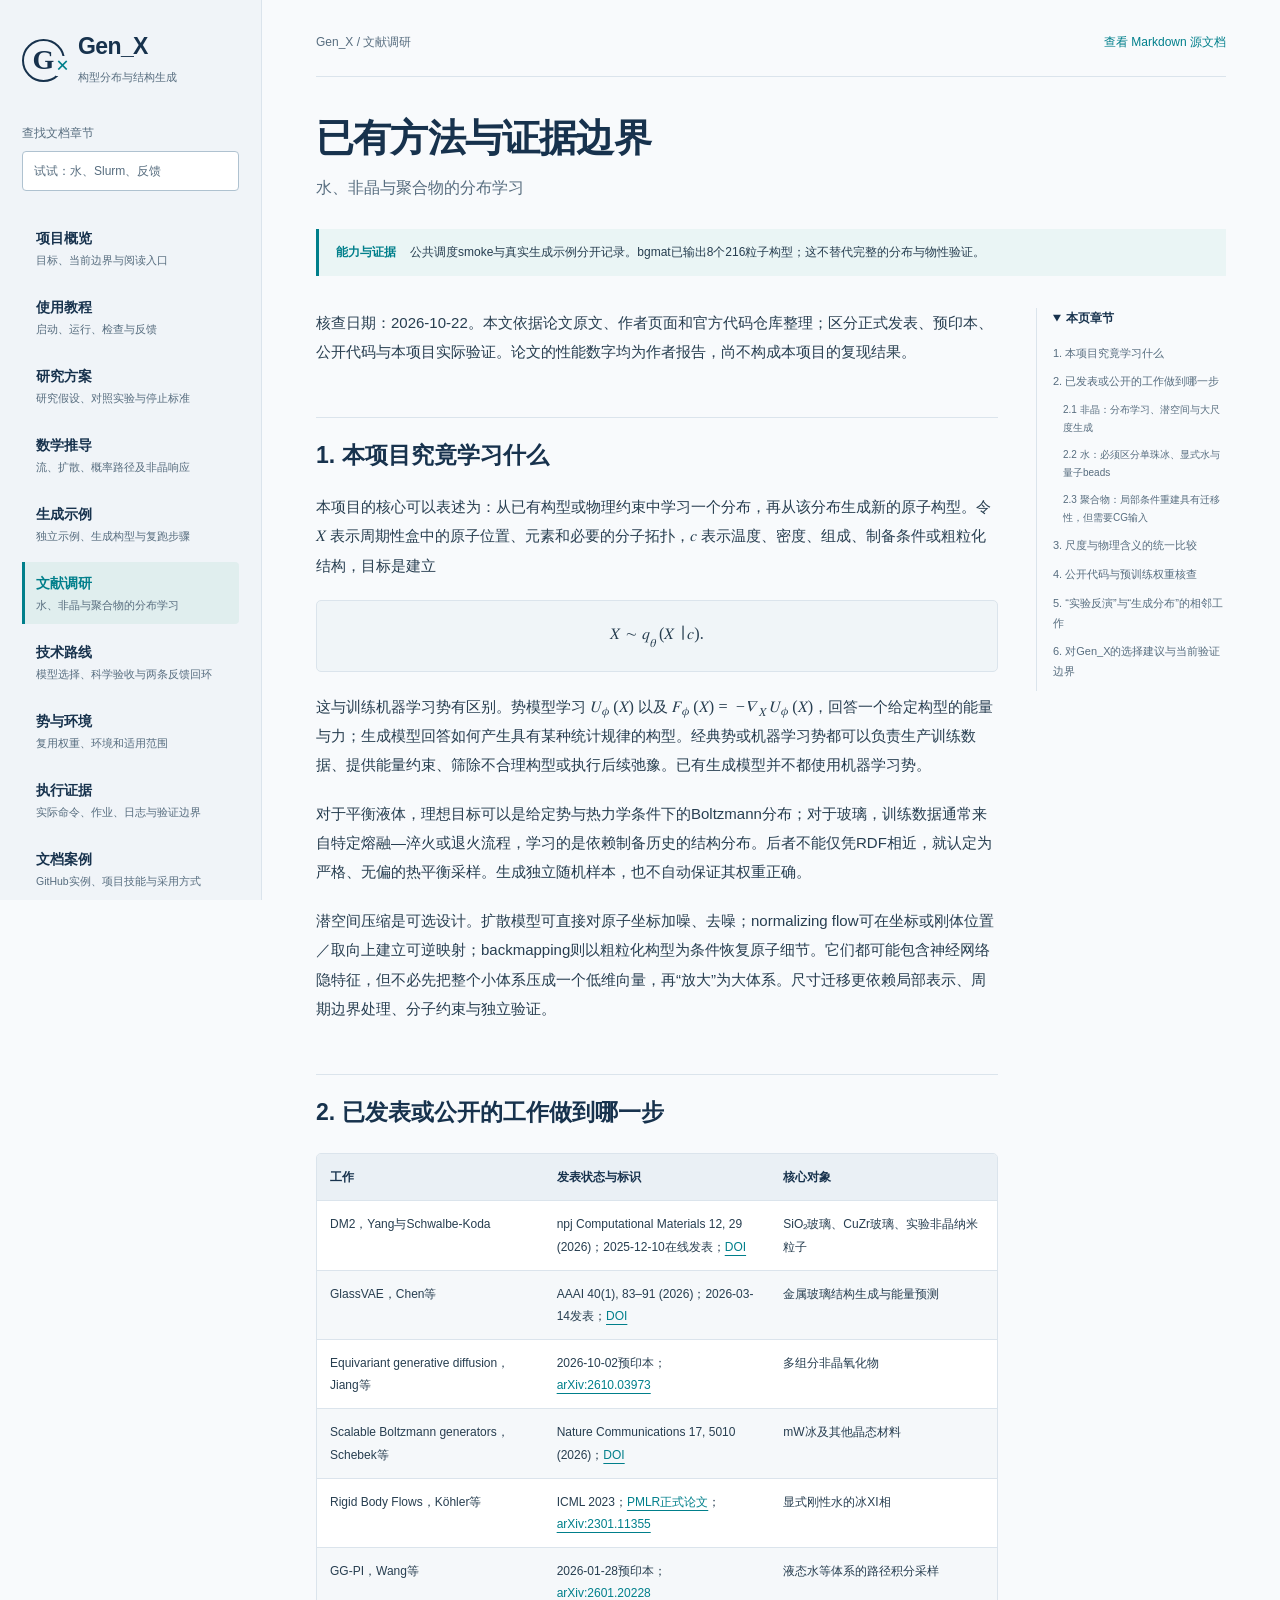
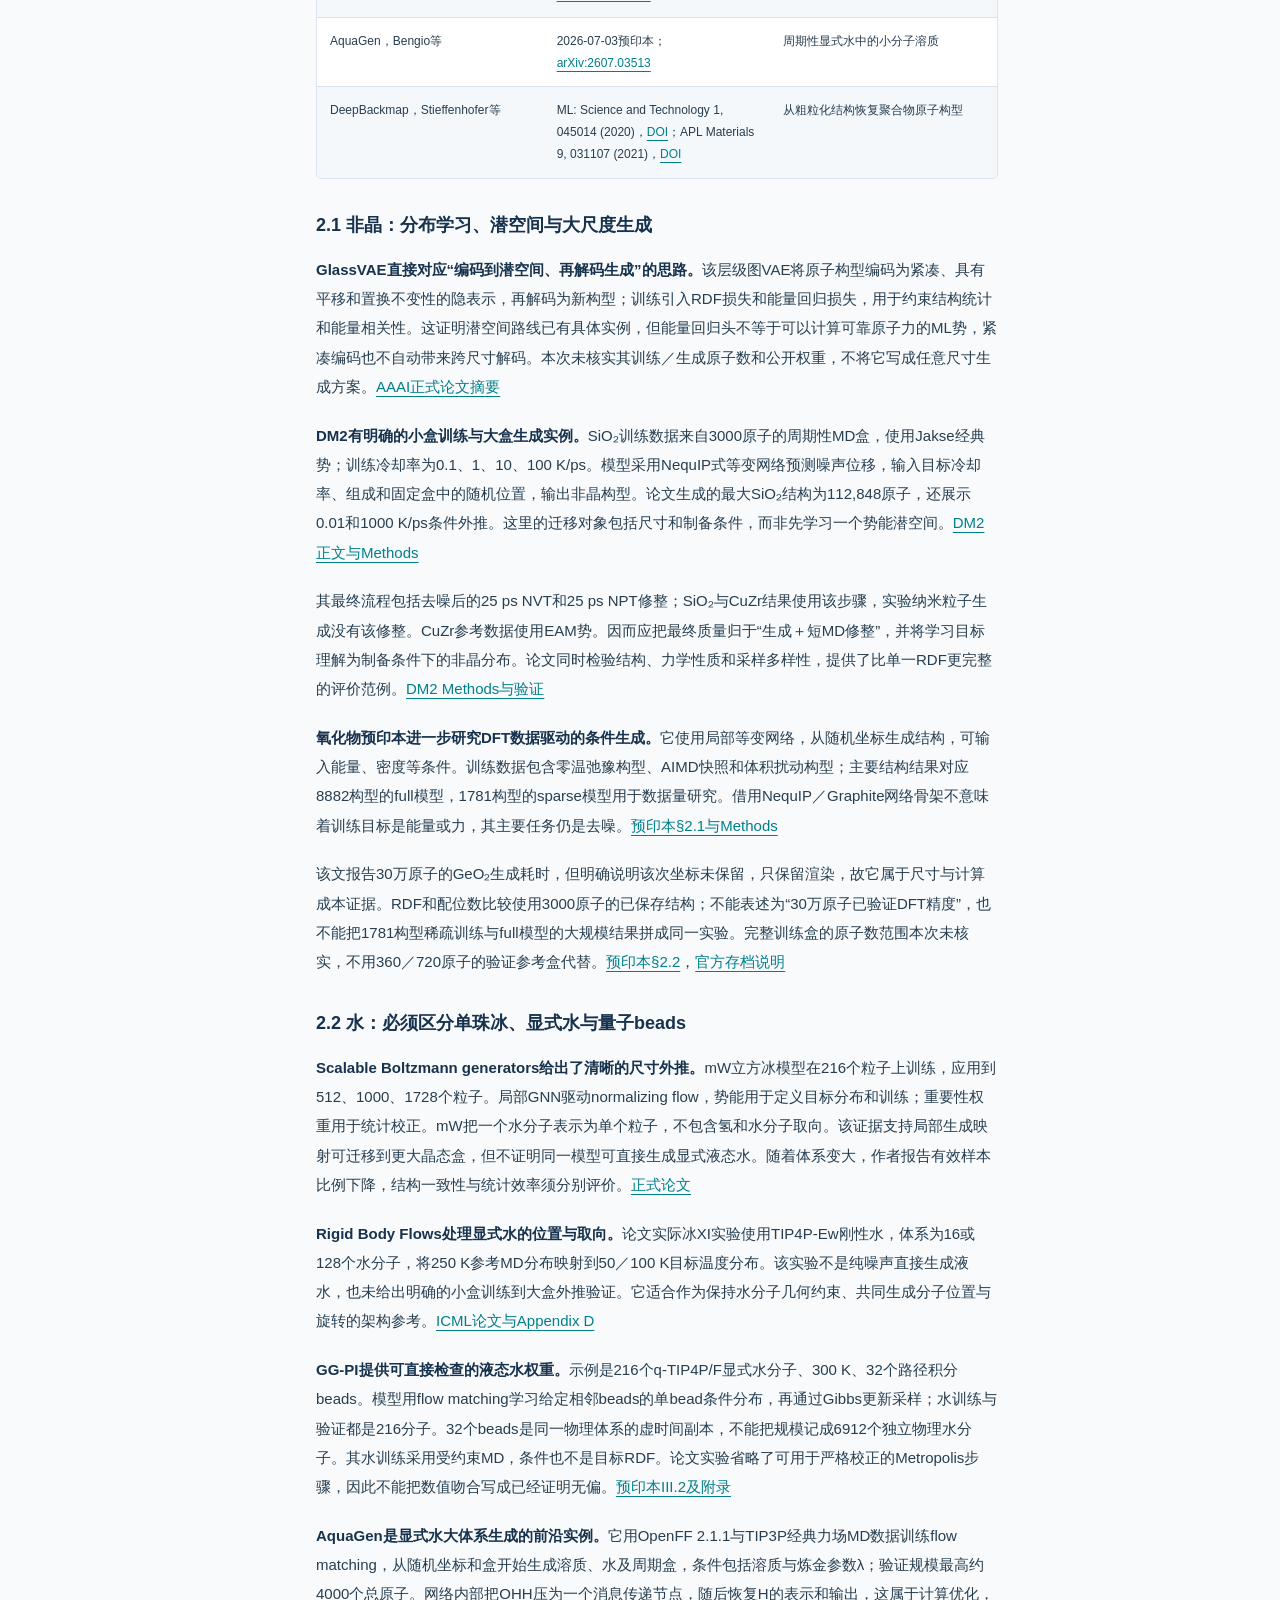
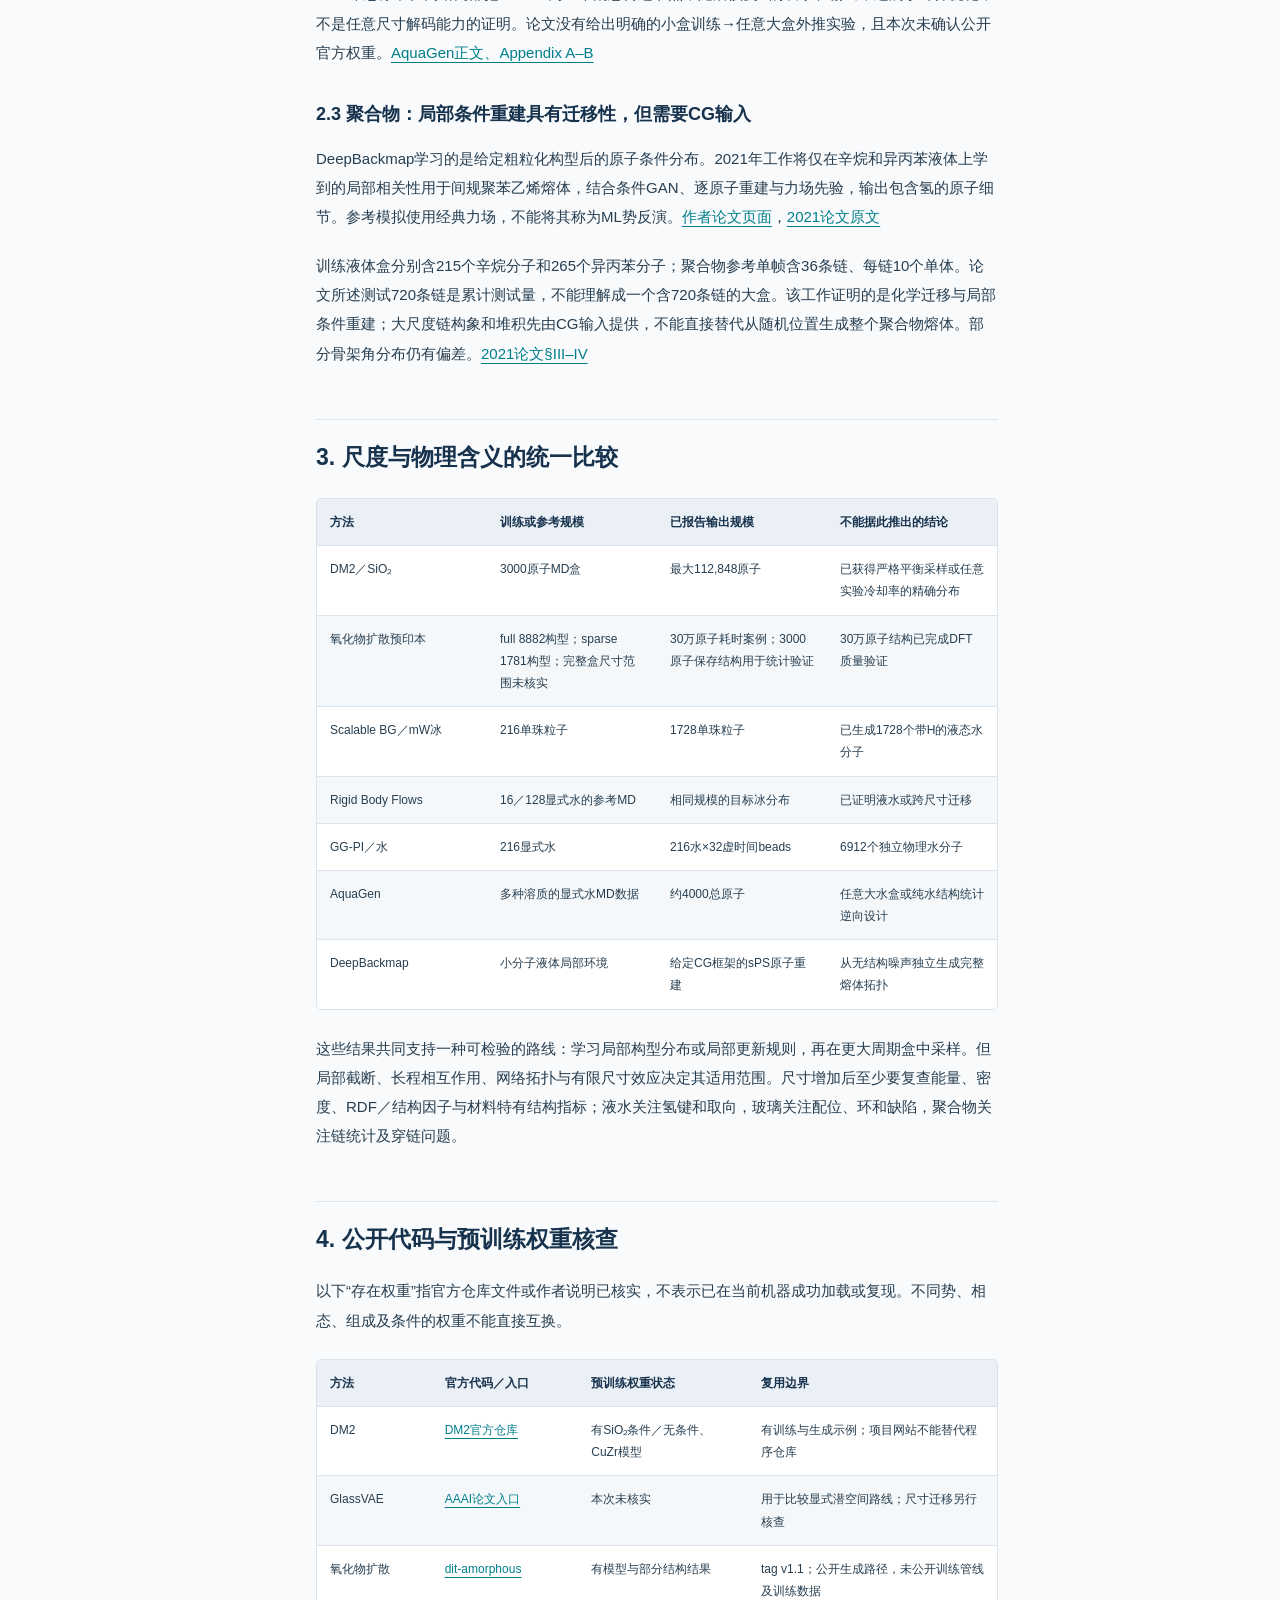
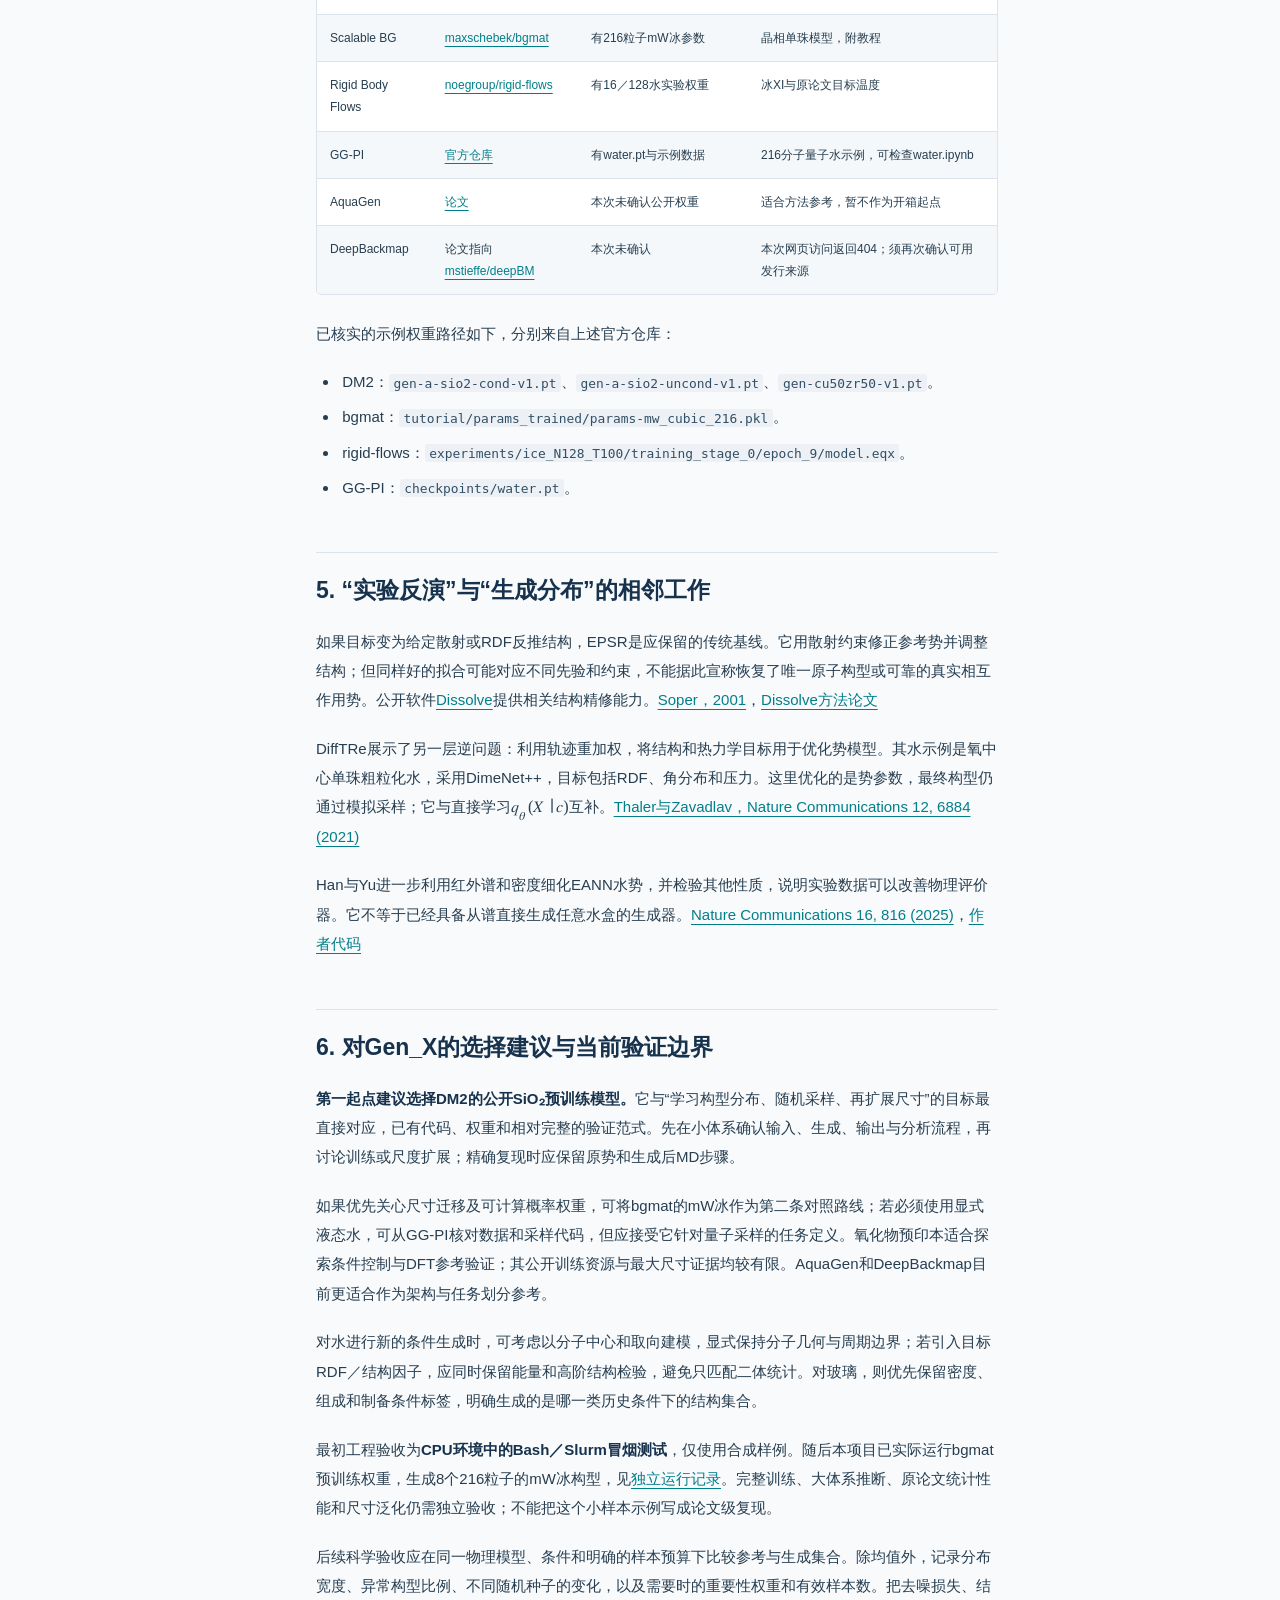
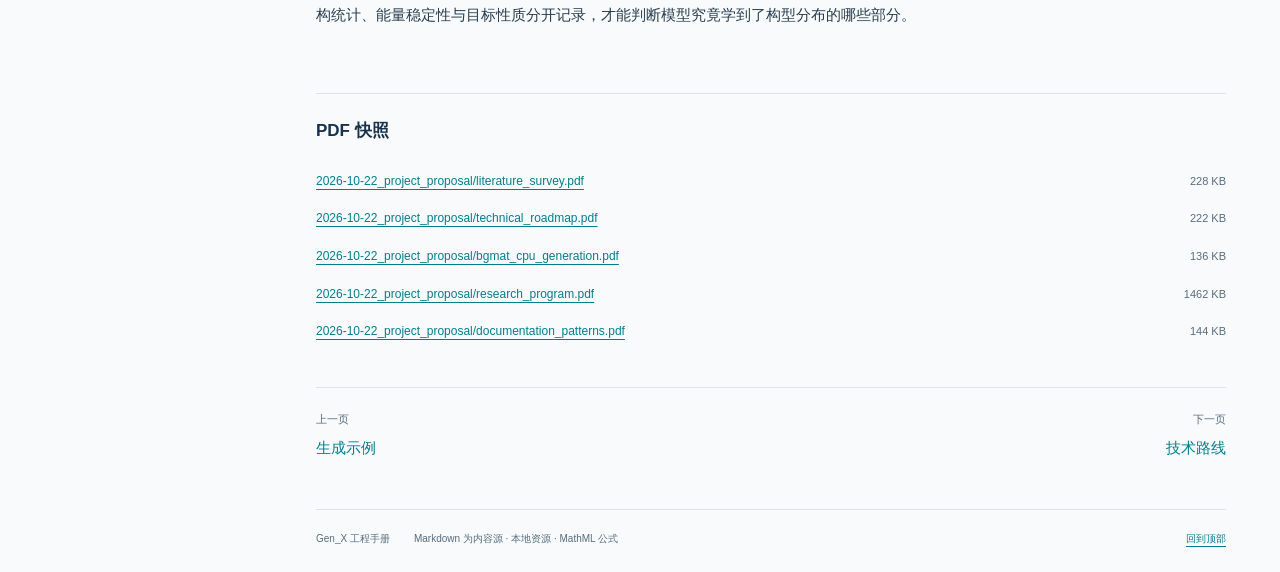
<file: site/literature.html>
<!doctype html>
<html lang="zh-CN">
<head>
  <meta charset="utf-8">
  <meta name="viewport" content="width=device-width, initial-scale=1">
  <meta name="description" content="水、非晶与聚合物的分布学习">
  <meta name="theme-color" content="#17324d">
  <title>文献调研 | Gen_X 工程手册</title>
  <link rel="stylesheet" href="assets/style.css">
  <script src="assets/search-index.js" defer></script>
  <script src="assets/site.js" defer></script>
</head>
<body>
  <a class="skip-link" href="#main">跳到正文</a>
  <header class="mobile-header"><a href="index.html">Gen_X <span>工程手册</span></a><button id="menu-toggle" aria-expanded="false" aria-controls="sidebar" type="button">目录</button></header>
  <aside class="sidebar" id="sidebar" aria-label="文档导航">
    <a class="brand" href="index.html"><span class="brand-symbol" aria-hidden="true">G<span>×</span></span><span><strong>Gen_X</strong><small>构型分布与结构生成</small></span></a>
    <div class="search"><label for="search-input">查找文档章节</label><input type="search" id="search-input" placeholder="试试：水、Slurm、反馈" autocomplete="off" aria-controls="search-results"><div id="search-results" hidden></div><span id="search-status" class="visually-hidden" role="status"></span></div>
    <nav class="primary-nav" aria-label="主要页面"><a href="index.html"><span>项目概览</span><small>目标、当前边界与阅读入口</small></a><a href="tutorial.html"><span>使用教程</span><small>启动、运行、检查与反馈</small></a><a href="research.html"><span>研究方案</span><small>研究假设、对照实验与停止标准</small></a><a href="theory.html"><span>数学推导</span><small>流、扩散、概率路径及非晶响应</small></a><a href="generation.html"><span>生成示例</span><small>独立示例、生成构型与复跑步骤</small></a><a aria-current="page" href="literature.html"><span>文献调研</span><small>水、非晶与聚合物的分布学习</small></a><a href="roadmap.html"><span>技术路线</span><small>模型选择、科学验收与两条反馈回环</small></a><a href="environment.html"><span>势与环境</span><small>复用权重、环境和适用范围</small></a><a href="evidence.html"><span>执行证据</span><small>实际命令、作业、日志与验证边界</small></a><a href="documentation.html"><span>文档案例</span><small>GitHub实例、项目技能与采用方式</small></a></nav>
    <div class="sidebar-bottom"><p><span class="status-dot" aria-hidden="true"></span>已有真实生成示例</p><small>CPU运行；科研统计验收另列</small><a href="#pdf-downloads">查看 PDF 快照</a><a href="../README.md">仓库 Markdown 入口</a></div>
  </aside>
  <main class="page" id="main" tabindex="-1">
    <div class="page-top"><span>Gen_X / 文献调研</span><a href="../docs/literature_survey.md">查看 Markdown 源文档</a></div>
    <header class="page-heading"><h1>已有方法与证据边界</h1><p>水、非晶与聚合物的分布学习</p></header>
    <div class="scope-note"><strong>能力与证据</strong><span>公共调度smoke与真实生成示例分开记录。bgmat已输出8个216粒子构型；这不替代完整的分布与物性验证。</span></div>
    <div class="article-grid"><article class="prose"><p>核查日期：2026-10-22。本文依据论文原文、作者页面和官方代码仓库整理；区分正式发表、预印本、公开代码与本项目实际验证。论文的性能数字均为作者报告，尚不构成本项目的复现结果。</p><h2 id="本项目究竟学习什么">1. 本项目究竟学习什么</h2><p>本项目的核心可以表述为：从已有构型或物理约束中学习一个分布，再从该分布生成新的原子构型。令 <math display="inline" xmlns="http://www.w3.org/1998/Math/MathML"><semantics><mi>X</mi><annotation encoding="application/x-tex">X</annotation></semantics></math> 表示周期性盒中的原子位置、元素和必要的分子拓扑，<math display="inline" xmlns="http://www.w3.org/1998/Math/MathML"><semantics><mi>c</mi><annotation encoding="application/x-tex">c</annotation></semantics></math> 表示温度、密度、组成、制备条件或粗粒化结构，目标是建立</p><div class="math-scroll" role="region" tabindex="0" aria-label="公式，可横向滚动"><math display="block" xmlns="http://www.w3.org/1998/Math/MathML"><semantics><mrow><mi>X</mi><mo>∼</mo><msub><mi>q</mi><mi>θ</mi></msub><mo stretchy="false" form="prefix">(</mo><mi>X</mi><mo>∣</mo><mi>c</mi><mo stretchy="false" form="postfix">)</mo><mi>.</mi></mrow><annotation encoding="application/x-tex">
X\sim q_\theta(X\mid c).
</annotation></semantics></math></div><p>这与训练机器学习势有区别。势模型学习 <math display="inline" xmlns="http://www.w3.org/1998/Math/MathML"><semantics><mrow><msub><mi>U</mi><mi>ϕ</mi></msub><mo stretchy="false" form="prefix">(</mo><mi>X</mi><mo stretchy="false" form="postfix">)</mo></mrow><annotation encoding="application/x-tex">U_\phi(X)</annotation></semantics></math> 以及 <math display="inline" xmlns="http://www.w3.org/1998/Math/MathML"><semantics><mrow><msub><mi>F</mi><mi>ϕ</mi></msub><mo stretchy="false" form="prefix">(</mo><mi>X</mi><mo stretchy="false" form="postfix">)</mo><mo>=</mo><mo>−</mo><msub><mi>∇</mi><mi>X</mi></msub><msub><mi>U</mi><mi>ϕ</mi></msub><mo stretchy="false" form="prefix">(</mo><mi>X</mi><mo stretchy="false" form="postfix">)</mo></mrow><annotation encoding="application/x-tex">F_\phi(X)=-\nabla_XU_\phi(X)</annotation></semantics></math>，回答一个给定构型的能量与力；生成模型回答如何产生具有某种统计规律的构型。经典势或机器学习势都可以负责生产训练数据、提供能量约束、筛除不合理构型或执行后续弛豫。已有生成模型并不都使用机器学习势。</p><p>对于平衡液体，理想目标可以是给定势与热力学条件下的Boltzmann分布；对于玻璃，训练数据通常来自特定熔融—淬火或退火流程，学习的是依赖制备历史的结构分布。后者不能仅凭RDF相近，就认定为严格、无偏的热平衡采样。生成独立随机样本，也不自动保证其权重正确。</p><p>潜空间压缩是可选设计。扩散模型可直接对原子坐标加噪、去噪；normalizing flow可在坐标或刚体位置／取向上建立可逆映射；backmapping则以粗粒化构型为条件恢复原子细节。它们都可能包含神经网络隐特征，但不必先把整个小体系压成一个低维向量，再“放大”为大体系。尺寸迁移更依赖局部表示、周期边界处理、分子约束与独立验证。</p><h2 id="已发表或公开的工作做到哪一步">2. 已发表或公开的工作做到哪一步</h2><table><colgroup><col style="width: 33%" /><col style="width: 33%" /><col style="width: 33%" /></colgroup><thead><tr class="header"><th>工作</th><th>发表状态与标识</th><th>核心对象</th></tr></thead><tbody><tr class="odd"><td>DM2，Yang与Schwalbe-Koda</td><td>npj Computational Materials 12, 29 (2026)；2025-12-10在线发表；<a href="https://doi.org/10.1038/s41524-025-01901-1">DOI</a></td><td>SiO₂玻璃、CuZr玻璃、实验非晶纳米粒子</td></tr><tr class="even"><td>GlassVAE，Chen等</td><td>AAAI 40(1), 83–91 (2026)；2026-03-14发表；<a href="https://doi.org/10.1609/aaai.v40i1.36967">DOI</a></td><td>金属玻璃结构生成与能量预测</td></tr><tr class="odd"><td>Equivariant generative diffusion，Jiang等</td><td>2026-10-02预印本；<a href="https://arxiv.org/abs/2610.03973">arXiv:2610.03973</a></td><td>多组分非晶氧化物</td></tr><tr class="even"><td>Scalable Boltzmann generators，Schebek等</td><td>Nature Communications 17, 5010 (2026)；<a href="https://doi.org/10.1038/s41467-026-73900-9">DOI</a></td><td>mW冰及其他晶态材料</td></tr><tr class="odd"><td>Rigid Body Flows，Köhler等</td><td>ICML 2023；<a href="https://proceedings.mlr.press/v202/kohler23a.html">PMLR正式论文</a>；<a href="https://arxiv.org/abs/2301.11355">arXiv:2301.11355</a></td><td>显式刚性水的冰XI相</td></tr><tr class="even"><td>GG-PI，Wang等</td><td>2026-01-28预印本；<a href="https://arxiv.org/abs/2601.20228">arXiv:2601.20228</a></td><td>液态水等体系的路径积分采样</td></tr><tr class="odd"><td>AquaGen，Bengio等</td><td>2026-07-03预印本；<a href="https://arxiv.org/abs/2607.03513">arXiv:2607.03513</a></td><td>周期性显式水中的小分子溶质</td></tr><tr class="even"><td>DeepBackmap，Stieffenhofer等</td><td>ML: Science and Technology 1, 045014 (2020)，<a href="https://doi.org/10.1088/2632-2153/abb6d4">DOI</a>；APL Materials 9, 031107 (2021)，<a href="https://doi.org/10.1063/5.0039102">DOI</a></td><td>从粗粒化结构恢复聚合物原子构型</td></tr></tbody></table><h3 id="非晶分布学习潜空间与大尺度生成">2.1 非晶：分布学习、潜空间与大尺度生成</h3><p><strong>GlassVAE直接对应“编码到潜空间、再解码生成”的思路。</strong>该层级图VAE将原子构型编码为紧凑、具有平移和置换不变性的隐表示，再解码为新构型；训练引入RDF损失和能量回归损失，用于约束结构统计和能量相关性。这证明潜空间路线已有具体实例，但能量回归头不等于可以计算可靠原子力的ML势，紧凑编码也不自动带来跨尺寸解码。本次未核实其训练／生成原子数和公开权重，不将它写成任意尺寸生成方案。<a href="https://ojs.aaai.org/index.php/AAAI/article/view/36967">AAAI正式论文摘要</a></p><p><strong>DM2有明确的小盒训练与大盒生成实例。</strong>SiO₂训练数据来自3000原子的周期性MD盒，使用Jakse经典势；训练冷却率为0.1、1、10、100 K/ps。模型采用NequIP式等变网络预测噪声位移，输入目标冷却率、组成和固定盒中的随机位置，输出非晶构型。论文生成的最大SiO₂结构为112,848原子，还展示0.01和1000 K/ps条件外推。这里的迁移对象包括尺寸和制备条件，而非先学习一个势能潜空间。<a href="https://www.nature.com/articles/s41524-025-01901-1">DM2正文与Methods</a></p><p>其最终流程包括去噪后的25 ps NVT和25 ps NPT修整；SiO₂与CuZr结果使用该步骤，实验纳米粒子生成没有该修整。CuZr参考数据使用EAM势。因而应把最终质量归于“生成＋短MD修整”，并将学习目标理解为制备条件下的非晶分布。论文同时检验结构、力学性质和采样多样性，提供了比单一RDF更完整的评价范例。<a href="https://www.nature.com/articles/s41524-025-01901-1">DM2 Methods与验证</a></p><p><strong>氧化物预印本进一步研究DFT数据驱动的条件生成。</strong>它使用局部等变网络，从随机坐标生成结构，可输入能量、密度等条件。训练数据包含零温弛豫构型、AIMD快照和体积扰动构型；主要结构结果对应8882构型的full模型，1781构型的sparse模型用于数据量研究。借用NequIP／Graphite网络骨架不意味着训练目标是能量或力，其主要任务仍是去噪。<a href="https://arxiv.org/html/2610.03973">预印本§2.1与Methods</a></p><p>该文报告30万原子的GeO₂生成耗时，但明确说明该次坐标未保留，只保留渲染，故它属于尺寸与计算成本证据。RDF和配位数比较使用3000原子的已保存结构；不能表述为“30万原子已验证DFT精度”，也不能把1781构型稀疏训练与full模型的大规模结果拼成同一实验。完整训练盒的原子数范围本次未核实，不用360／720原子的验证参考盒代替。<a href="https://arxiv.org/html/2610.03973">预印本§2.2</a>，<a href="https://github.com/jiangjun413/dit-amorphous">官方存档说明</a></p><h3 id="水必须区分单珠冰显式水与量子beads">2.2 水：必须区分单珠冰、显式水与量子beads</h3><p><strong>Scalable Boltzmann generators给出了清晰的尺寸外推。</strong>mW立方冰模型在216个粒子上训练，应用到512、1000、1728个粒子。局部GNN驱动normalizing flow，势能用于定义目标分布和训练；重要性权重用于统计校正。mW把一个水分子表示为单个粒子，不包含氢和水分子取向。该证据支持局部生成映射可迁移到更大晶态盒，但不证明同一模型可直接生成显式液态水。随着体系变大，作者报告有效样本比例下降，结构一致性与统计效率须分别评价。<a href="https://www.nature.com/articles/s41467-026-73900-9">正式论文</a></p><p><strong>Rigid Body Flows处理显式水的位置与取向。</strong>论文实际冰XI实验使用TIP4P-Ew刚性水，体系为16或128个水分子，将250 K参考MD分布映射到50／100 K目标温度分布。该实验不是纯噪声直接生成液水，也未给出明确的小盒训练到大盒外推验证。它适合作为保持水分子几何约束、共同生成分子位置与旋转的架构参考。<a href="https://proceedings.mlr.press/v202/kohler23a/kohler23a.pdf">ICML论文与Appendix D</a></p><p><strong>GG-PI提供可直接检查的液态水权重。</strong>示例是216个q-TIP4P/F显式水分子、300 K、32个路径积分beads。模型用flow matching学习给定相邻beads的单bead条件分布，再通过Gibbs更新采样；水训练与验证都是216分子。32个beads是同一物理体系的虚时间副本，不能把规模记成6912个独立物理水分子。其水训练采用受约束MD，条件也不是目标RDF。论文实验省略了可用于严格校正的Metropolis步骤，因此不能把数值吻合写成已经证明无偏。<a href="https://arxiv.org/html/2601.20228v1">预印本III.2及附录</a></p><p><strong>AquaGen是显式水大体系生成的前沿实例。</strong>它用OpenFF 2.1.1与TIP3P经典力场MD数据训练flow matching，从随机坐标和盒开始生成溶质、水及周期盒，条件包括溶质与炼金参数λ；验证规模最高约4000个总原子。网络内部把OHH压为一个消息传递节点，随后恢复H的表示和输出，这属于计算优化，不是任意尺寸解码能力的证明。论文没有给出明确的小盒训练→任意大盒外推实验，且本次未确认公开官方权重。<a href="https://arxiv.org/html/2607.03513">AquaGen正文、Appendix A–B</a></p><h3 id="聚合物局部条件重建具有迁移性但需要cg输入">2.3 聚合物：局部条件重建具有迁移性，但需要CG输入</h3><p>DeepBackmap学习的是给定粗粒化构型后的原子条件分布。2021年工作将仅在辛烷和异丙苯液体上学到的局部相关性用于间规聚苯乙烯熔体，结合条件GAN、逐原子重建与力场先验，输出包含氢的原子细节。参考模拟使用经典力场，不能将其称为ML势反演。<a href="https://tristanbereau.com/papers/paper_056">作者论文页面</a>，<a href="https://arxiv.org/html/2101.04996">2021论文原文</a></p><p>训练液体盒分别含215个辛烷分子和265个异丙苯分子；聚合物参考单帧含36条链、每链10个单体。论文所述测试720条链是累计测试量，不能理解成一个含720条链的大盒。该工作证明的是化学迁移与局部条件重建；大尺度链构象和堆积先由CG输入提供，不能直接替代从随机位置生成整个聚合物熔体。部分骨架角分布仍有偏差。<a href="https://arxiv.org/html/2101.04996">2021论文§III–IV</a></p><h2 id="尺度与物理含义的统一比较">3. 尺度与物理含义的统一比较</h2><table><colgroup><col style="width: 25%" /><col style="width: 25%" /><col style="width: 25%" /><col style="width: 25%" /></colgroup><thead><tr class="header"><th>方法</th><th>训练或参考规模</th><th>已报告输出规模</th><th>不能据此推出的结论</th></tr></thead><tbody><tr class="odd"><td>DM2／SiO₂</td><td>3000原子MD盒</td><td>最大112,848原子</td><td>已获得严格平衡采样或任意实验冷却率的精确分布</td></tr><tr class="even"><td>氧化物扩散预印本</td><td>full 8882构型；sparse 1781构型；完整盒尺寸范围未核实</td><td>30万原子耗时案例；3000原子保存结构用于统计验证</td><td>30万原子结构已完成DFT质量验证</td></tr><tr class="odd"><td>Scalable BG／mW冰</td><td>216单珠粒子</td><td>1728单珠粒子</td><td>已生成1728个带H的液态水分子</td></tr><tr class="even"><td>Rigid Body Flows</td><td>16／128显式水的参考MD</td><td>相同规模的目标冰分布</td><td>已证明液水或跨尺寸迁移</td></tr><tr class="odd"><td>GG-PI／水</td><td>216显式水</td><td>216水×32虚时间beads</td><td>6912个独立物理水分子</td></tr><tr class="even"><td>AquaGen</td><td>多种溶质的显式水MD数据</td><td>约4000总原子</td><td>任意大水盒或纯水结构统计逆向设计</td></tr><tr class="odd"><td>DeepBackmap</td><td>小分子液体局部环境</td><td>给定CG框架的sPS原子重建</td><td>从无结构噪声独立生成完整熔体拓扑</td></tr></tbody></table><p>这些结果共同支持一种可检验的路线：学习局部构型分布或局部更新规则，再在更大周期盒中采样。但局部截断、长程相互作用、网络拓扑与有限尺寸效应决定其适用范围。尺寸增加后至少要复查能量、密度、RDF／结构因子与材料特有结构指标；液水关注氢键和取向，玻璃关注配位、环和缺陷，聚合物关注链统计及穿链问题。</p><h2 id="公开代码与预训练权重核查">4. 公开代码与预训练权重核查</h2><p>以下“存在权重”指官方仓库文件或作者说明已核实，不表示已在当前机器成功加载或复现。不同势、相态、组成及条件的权重不能直接互换。</p><table><thead><tr class="header"><th>方法</th><th>官方代码／入口</th><th>预训练权重状态</th><th>复用边界</th></tr></thead><tbody><tr class="odd"><td>DM2</td><td><a href="https://github.com/digital-synthesis-lab/DM2">DM2官方仓库</a></td><td>有SiO₂条件／无条件、CuZr模型</td><td>有训练与生成示例；项目网站不能替代程序仓库</td></tr><tr class="even"><td>GlassVAE</td><td><a href="https://ojs.aaai.org/index.php/AAAI/article/view/36967">AAAI论文入口</a></td><td>本次未核实</td><td>用于比较显式潜空间路线；尺寸迁移另行核查</td></tr><tr class="odd"><td>氧化物扩散</td><td><a href="https://github.com/jiangjun413/dit-amorphous">dit-amorphous</a></td><td>有模型与部分结构结果</td><td>tag v1.1；公开生成路径，未公开训练管线及训练数据</td></tr><tr class="even"><td>Scalable BG</td><td><a href="https://github.com/maxschebek/bgmat">maxschebek/bgmat</a></td><td>有216粒子mW冰参数</td><td>晶相单珠模型，附教程</td></tr><tr class="odd"><td>Rigid Body Flows</td><td><a href="https://github.com/noegroup/rigid-flows">noegroup/rigid-flows</a></td><td>有16／128水实验权重</td><td>冰XI与原论文目标温度</td></tr><tr class="even"><td>GG-PI</td><td><a href="https://github.com/weizhouwangw/GenerativeGibbsSamplingforPathIntegral">官方仓库</a></td><td>有water.pt与示例数据</td><td>216分子量子水示例，可检查water.ipynb</td></tr><tr class="odd"><td>AquaGen</td><td><a href="https://arxiv.org/abs/2607.03513">论文</a></td><td>本次未确认公开权重</td><td>适合方法参考，暂不作为开箱起点</td></tr><tr class="even"><td>DeepBackmap</td><td>论文指向<a href="https://github.com/mstieffe/deepBM">mstieffe/deepBM</a></td><td>本次未确认</td><td>本次网页访问返回404；须再次确认可用发行来源</td></tr></tbody></table><p>已核实的示例权重路径如下，分别来自上述官方仓库：</p><ul><li>DM2：<code>gen-a-sio2-cond-v1.pt</code>、<code>gen-a-sio2-uncond-v1.pt</code>、<code>gen-cu50zr50-v1.pt</code>。</li><li>bgmat：<code>tutorial/params_trained/params-mw_cubic_216.pkl</code>。</li><li>rigid-flows：<code>experiments/ice_N128_T100/training_stage_0/epoch_9/model.eqx</code>。</li><li>GG-PI：<code>checkpoints/water.pt</code>。</li></ul><h2 id="实验反演与生成分布的相邻工作">5. “实验反演”与“生成分布”的相邻工作</h2><p>如果目标变为给定散射或RDF反推结构，EPSR是应保留的传统基线。它用散射约束修正参考势并调整结构；但同样好的拟合可能对应不同先验和约束，不能据此宣称恢复了唯一原子构型或可靠的真实相互作用势。公开软件<a href="https://github.com/disorderedmaterials/dissolve">Dissolve</a>提供相关结构精修能力。<a href="https://doi.org/10.1080/00268970110056889">Soper，2001</a>，<a href="https://doi.org/10.1080/00268976.2019.1651918">Dissolve方法论文</a></p><p>DiffTRe展示了另一层逆问题：利用轨迹重加权，将结构和热力学目标用于优化势模型。其水示例是氧中心单珠粗粒化水，采用DimeNet++，目标包括RDF、角分布和压力。这里优化的是势参数，最终构型仍通过模拟采样；它与直接学习<math display="inline" xmlns="http://www.w3.org/1998/Math/MathML"><semantics><mrow><msub><mi>q</mi><mi>θ</mi></msub><mo stretchy="false" form="prefix">(</mo><mi>X</mi><mo>∣</mo><mi>c</mi><mo stretchy="false" form="postfix">)</mo></mrow><annotation encoding="application/x-tex">q_\theta(X\mid c)</annotation></semantics></math>互补。<a href="https://www.nature.com/articles/s41467-021-27241-4">Thaler与Zavadlav，Nature Communications 12, 6884 (2021)</a></p><p>Han与Yu进一步利用红外谱和密度细化EANN水势，并检验其他性质，说明实验数据可以改善物理评价器。它不等于已经具备从谱直接生成任意水盒的生成器。<a href="https://doi.org/10.1038/s41467-025-56061-z">Nature Communications 16, 816 (2025)</a>，<a href="https://github.com/ice-hanbin/dynamical-fitting">作者代码</a></p><h2 id="对gen_x的选择建议与当前验证边界">6. 对Gen_X的选择建议与当前验证边界</h2><p><strong>第一起点建议选择DM2的公开SiO₂预训练模型。</strong>它与“学习构型分布、随机采样、再扩展尺寸”的目标最直接对应，已有代码、权重和相对完整的验证范式。先在小体系确认输入、生成、输出与分析流程，再讨论训练或尺度扩展；精确复现时应保留原势和生成后MD步骤。</p><p>如果优先关心尺寸迁移及可计算概率权重，可将bgmat的mW冰作为第二条对照路线；若必须使用显式液态水，可从GG-PI核对数据和采样代码，但应接受它针对量子采样的任务定义。氧化物预印本适合探索条件控制与DFT参考验证；其公开训练资源与最大尺寸证据均较有限。AquaGen和DeepBackmap目前更适合作为架构与任务划分参考。</p><p>对水进行新的条件生成时，可考虑以分子中心和取向建模，显式保持分子几何与周期边界；若引入目标RDF／结构因子，应同时保留能量和高阶结构检验，避免只匹配二体统计。对玻璃，则优先保留密度、组成和制备条件标签，明确生成的是哪一类历史条件下的结构集合。</p><p>最初工程验收为<strong>CPU环境中的Bash／Slurm冒烟测试</strong>，仅使用合成样例。随后本项目已实际运行bgmat预训练权重，生成8个216粒子的mW冰构型，见<a href="generation.html">独立运行记录</a>。完整训练、大体系推断、原论文统计性能和尺寸泛化仍需独立验收；不能把这个小样本示例写成论文级复现。</p><p>后续科学验收应在同一物理模型、条件和明确的样本预算下比较参考与生成集合。除均值外，记录分布宽度、异常构型比例、不同随机种子的变化，以及需要时的重要性权重和有效样本数。把去噪损失、结构统计、能量稳定性与目标性质分开记录，才能判断模型究竟学到了构型分布的哪些部分。</p>
</article><aside class="toc" aria-label="本页章节"><details open><summary>本页章节</summary><ol><li class="level-h2"><a href="#%E6%9C%AC%E9%A1%B9%E7%9B%AE%E7%A9%B6%E7%AB%9F%E5%AD%A6%E4%B9%A0%E4%BB%80%E4%B9%88">1. 本项目究竟学习什么</a></li><li class="level-h2"><a href="#%E5%B7%B2%E5%8F%91%E8%A1%A8%E6%88%96%E5%85%AC%E5%BC%80%E7%9A%84%E5%B7%A5%E4%BD%9C%E5%81%9A%E5%88%B0%E5%93%AA%E4%B8%80%E6%AD%A5">2. 已发表或公开的工作做到哪一步</a></li><li class="level-h3"><a href="#%E9%9D%9E%E6%99%B6%E5%88%86%E5%B8%83%E5%AD%A6%E4%B9%A0%E6%BD%9C%E7%A9%BA%E9%97%B4%E4%B8%8E%E5%A4%A7%E5%B0%BA%E5%BA%A6%E7%94%9F%E6%88%90">2.1 非晶：分布学习、潜空间与大尺度生成</a></li><li class="level-h3"><a href="#%E6%B0%B4%E5%BF%85%E9%A1%BB%E5%8C%BA%E5%88%86%E5%8D%95%E7%8F%A0%E5%86%B0%E6%98%BE%E5%BC%8F%E6%B0%B4%E4%B8%8E%E9%87%8F%E5%AD%90beads">2.2 水：必须区分单珠冰、显式水与量子beads</a></li><li class="level-h3"><a href="#%E8%81%9A%E5%90%88%E7%89%A9%E5%B1%80%E9%83%A8%E6%9D%A1%E4%BB%B6%E9%87%8D%E5%BB%BA%E5%85%B7%E6%9C%89%E8%BF%81%E7%A7%BB%E6%80%A7%E4%BD%86%E9%9C%80%E8%A6%81cg%E8%BE%93%E5%85%A5">2.3 聚合物：局部条件重建具有迁移性，但需要CG输入</a></li><li class="level-h2"><a href="#%E5%B0%BA%E5%BA%A6%E4%B8%8E%E7%89%A9%E7%90%86%E5%90%AB%E4%B9%89%E7%9A%84%E7%BB%9F%E4%B8%80%E6%AF%94%E8%BE%83">3. 尺度与物理含义的统一比较</a></li><li class="level-h2"><a href="#%E5%85%AC%E5%BC%80%E4%BB%A3%E7%A0%81%E4%B8%8E%E9%A2%84%E8%AE%AD%E7%BB%83%E6%9D%83%E9%87%8D%E6%A0%B8%E6%9F%A5">4. 公开代码与预训练权重核查</a></li><li class="level-h2"><a href="#%E5%AE%9E%E9%AA%8C%E5%8F%8D%E6%BC%94%E4%B8%8E%E7%94%9F%E6%88%90%E5%88%86%E5%B8%83%E7%9A%84%E7%9B%B8%E9%82%BB%E5%B7%A5%E4%BD%9C">5. “实验反演”与“生成分布”的相邻工作</a></li><li class="level-h2"><a href="#%E5%AF%B9gen_x%E7%9A%84%E9%80%89%E6%8B%A9%E5%BB%BA%E8%AE%AE%E4%B8%8E%E5%BD%93%E5%89%8D%E9%AA%8C%E8%AF%81%E8%BE%B9%E7%95%8C">6. 对Gen_X的选择建议与当前验证边界</a></li></ol></details></aside></div>
    <section class="downloads" id="pdf-downloads" aria-labelledby="pdf-title"><h2 id="pdf-title">PDF 快照</h2><ul class="download-list"><li><a href="../reports/2026-10-22_project_proposal/literature_survey.pdf">2026-10-22_project_proposal/literature_survey.pdf</a><span>228 KB</span></li><li><a href="../reports/2026-10-22_project_proposal/technical_roadmap.pdf">2026-10-22_project_proposal/technical_roadmap.pdf</a><span>222 KB</span></li><li><a href="../reports/2026-10-22_project_proposal/bgmat_cpu_generation.pdf">2026-10-22_project_proposal/bgmat_cpu_generation.pdf</a><span>136 KB</span></li><li><a href="../reports/2026-10-22_project_proposal/research_program.pdf">2026-10-22_project_proposal/research_program.pdf</a><span>1462 KB</span></li><li><a href="../reports/2026-10-22_project_proposal/documentation_patterns.pdf">2026-10-22_project_proposal/documentation_patterns.pdf</a><span>144 KB</span></li></ul></section>
    <nav class="adjacent" aria-label="相邻页面"><a href="generation.html"><small>上一页</small><span>生成示例</span></a><a href="roadmap.html"><small>下一页</small><span>技术路线</span></a></nav>
    <footer class="page-footer"><span>Gen_X 工程手册</span><span>Markdown 为内容源 · 本地资源 · MathML 公式</span><a href="#main">回到顶部</a></footer>
  </main>
  <span id="copy-status" class="visually-hidden" role="status"></span>
</body>
</html>
</file>
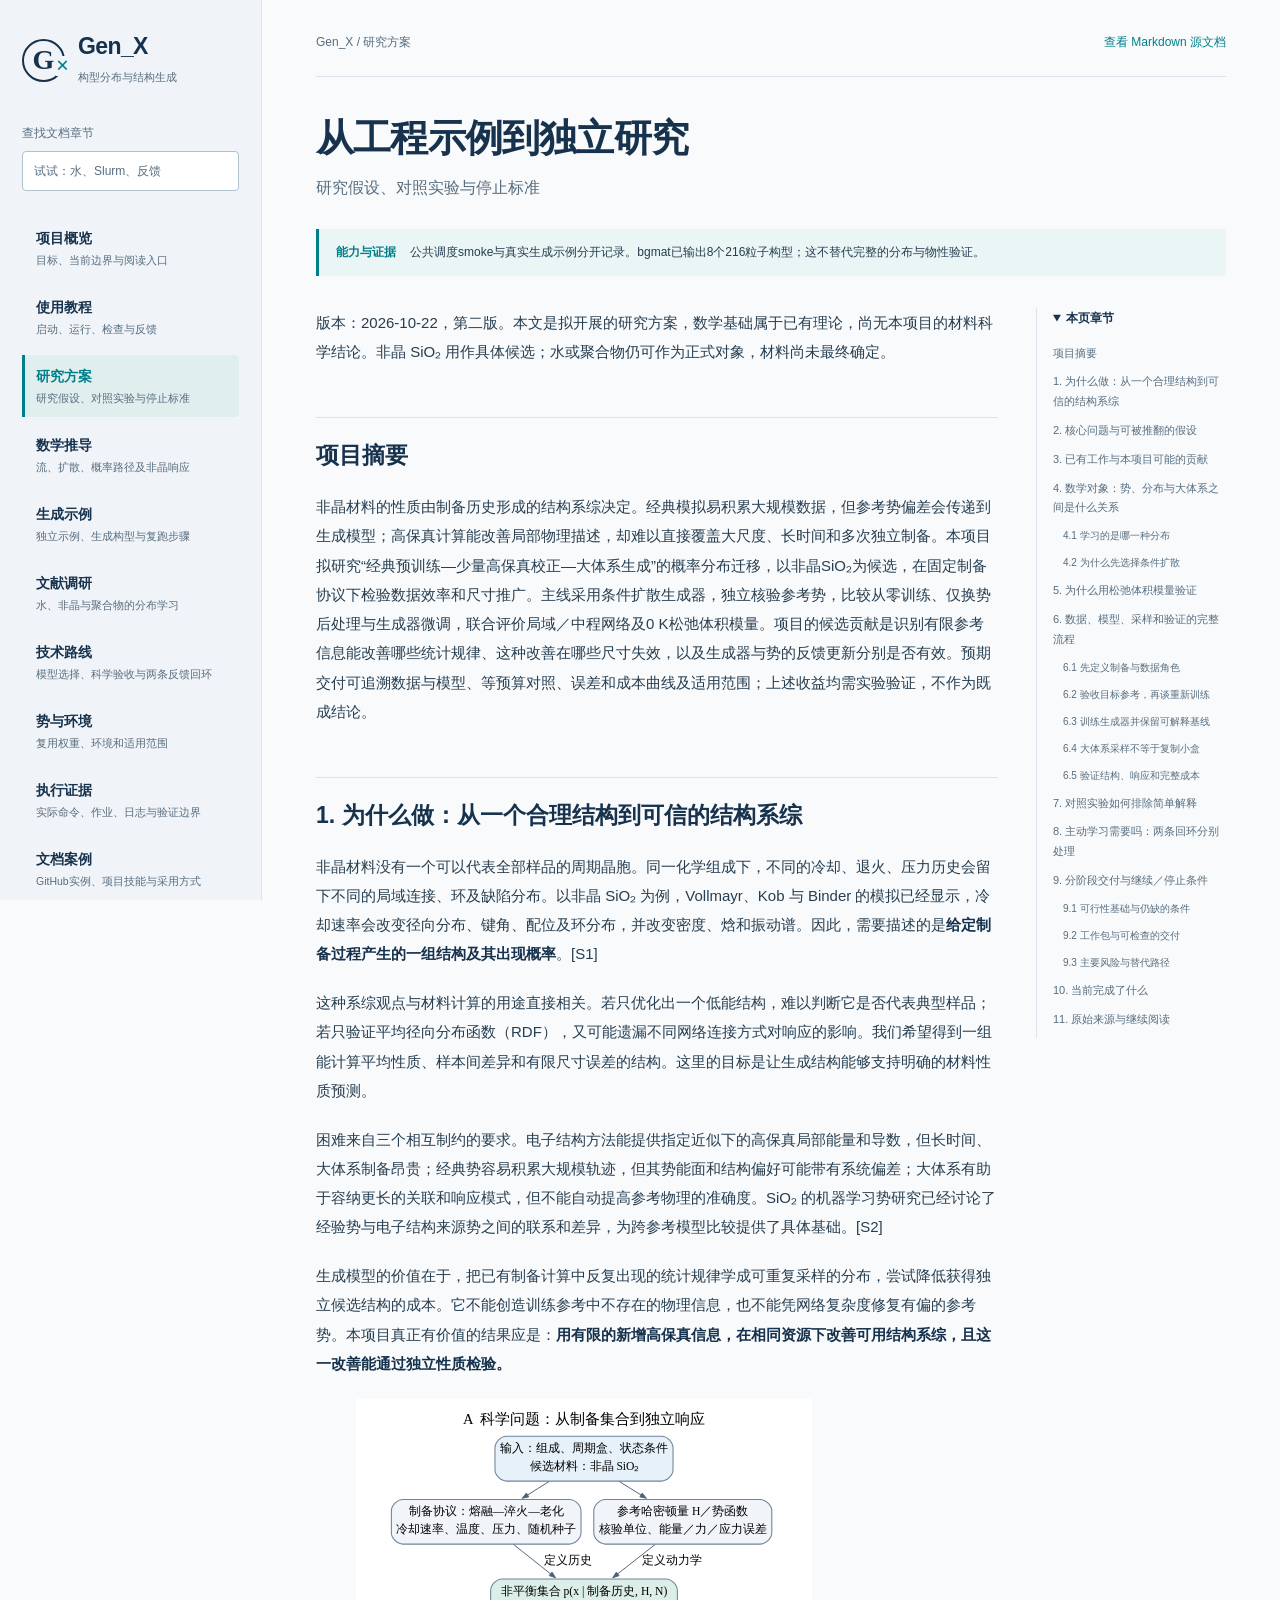
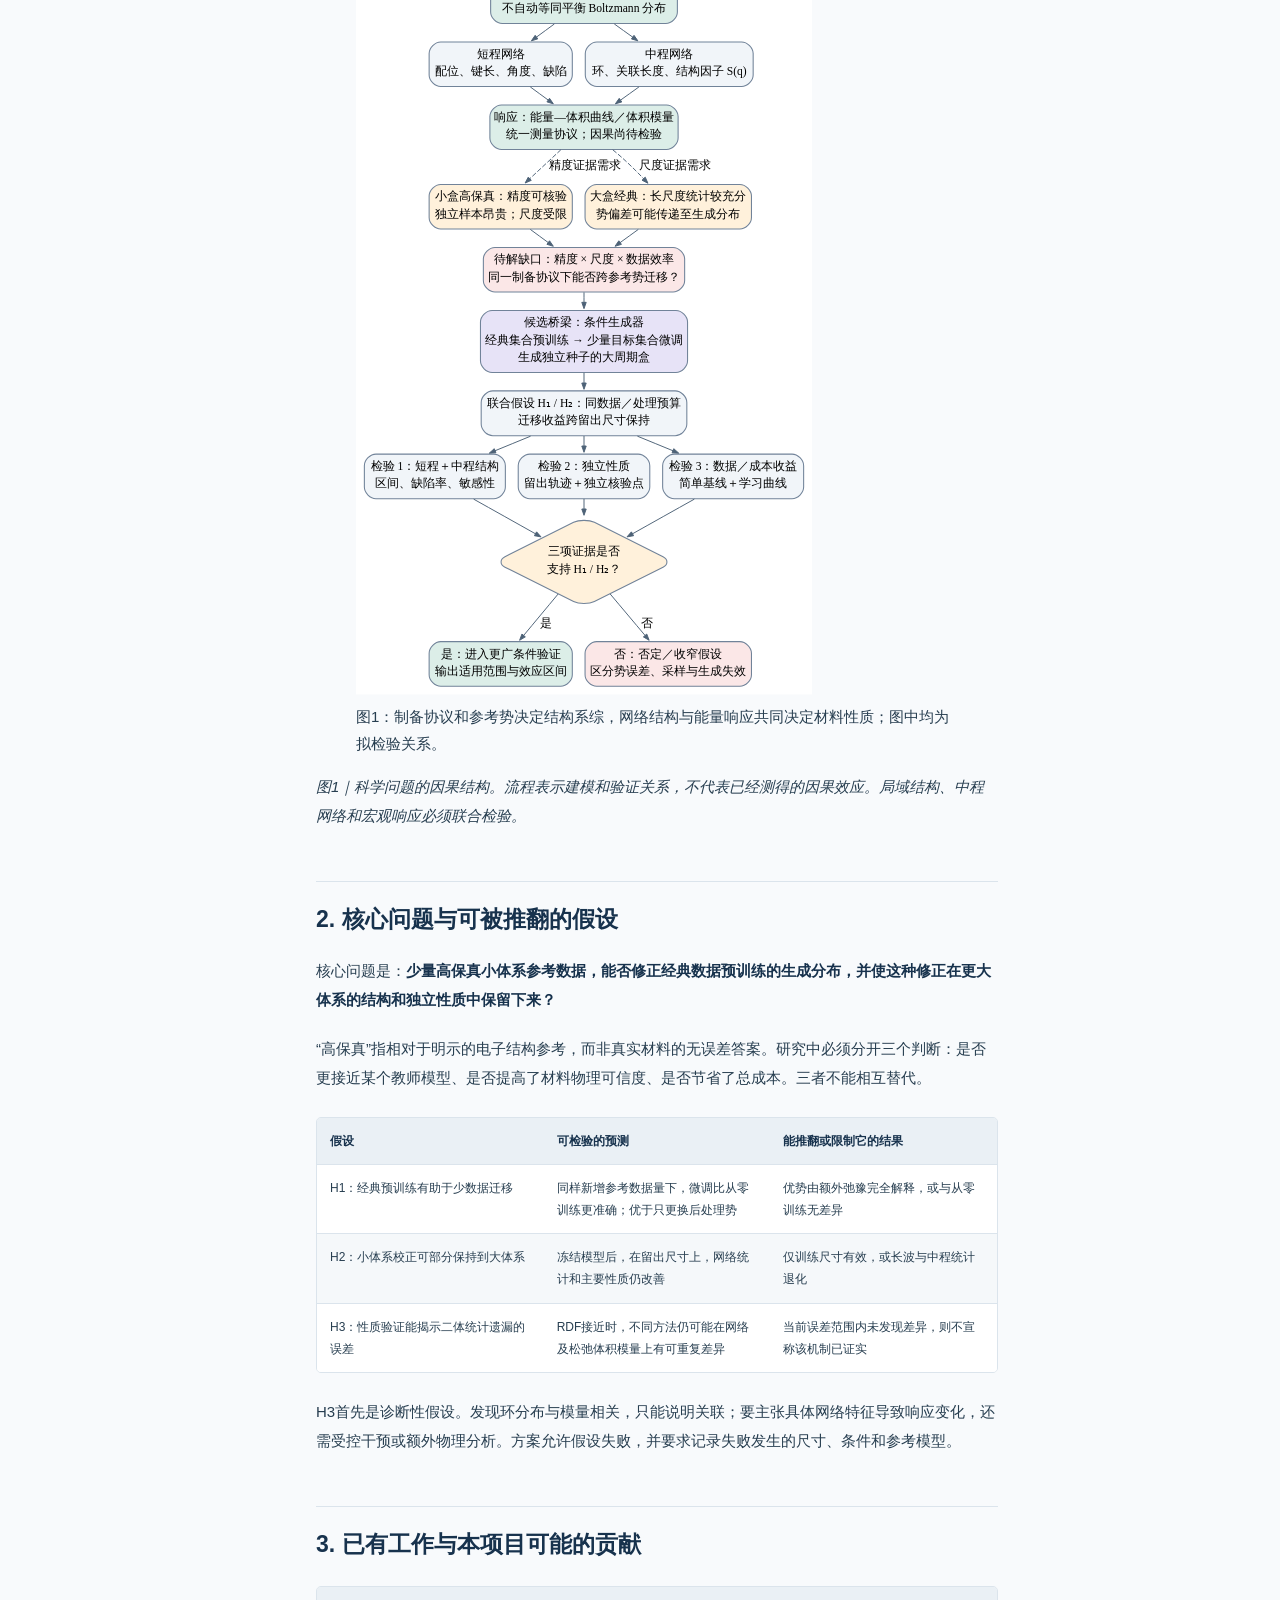
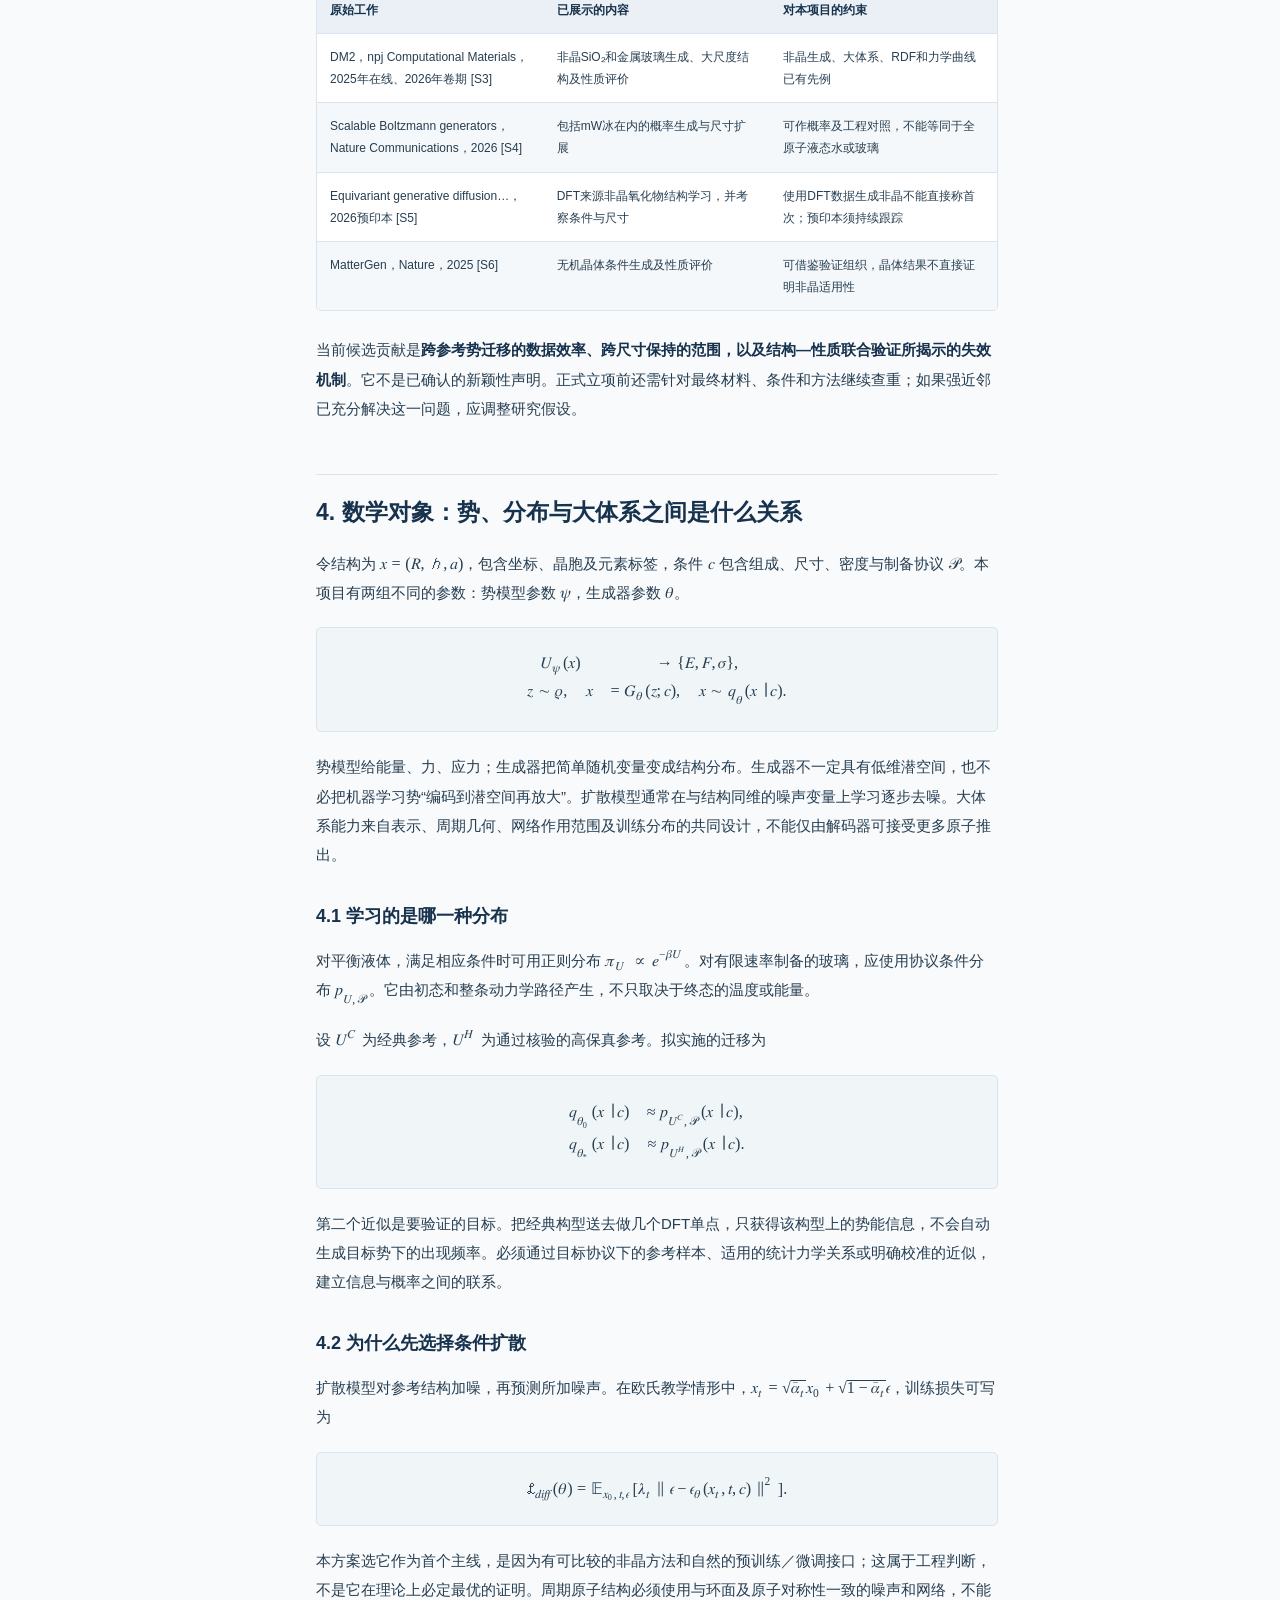
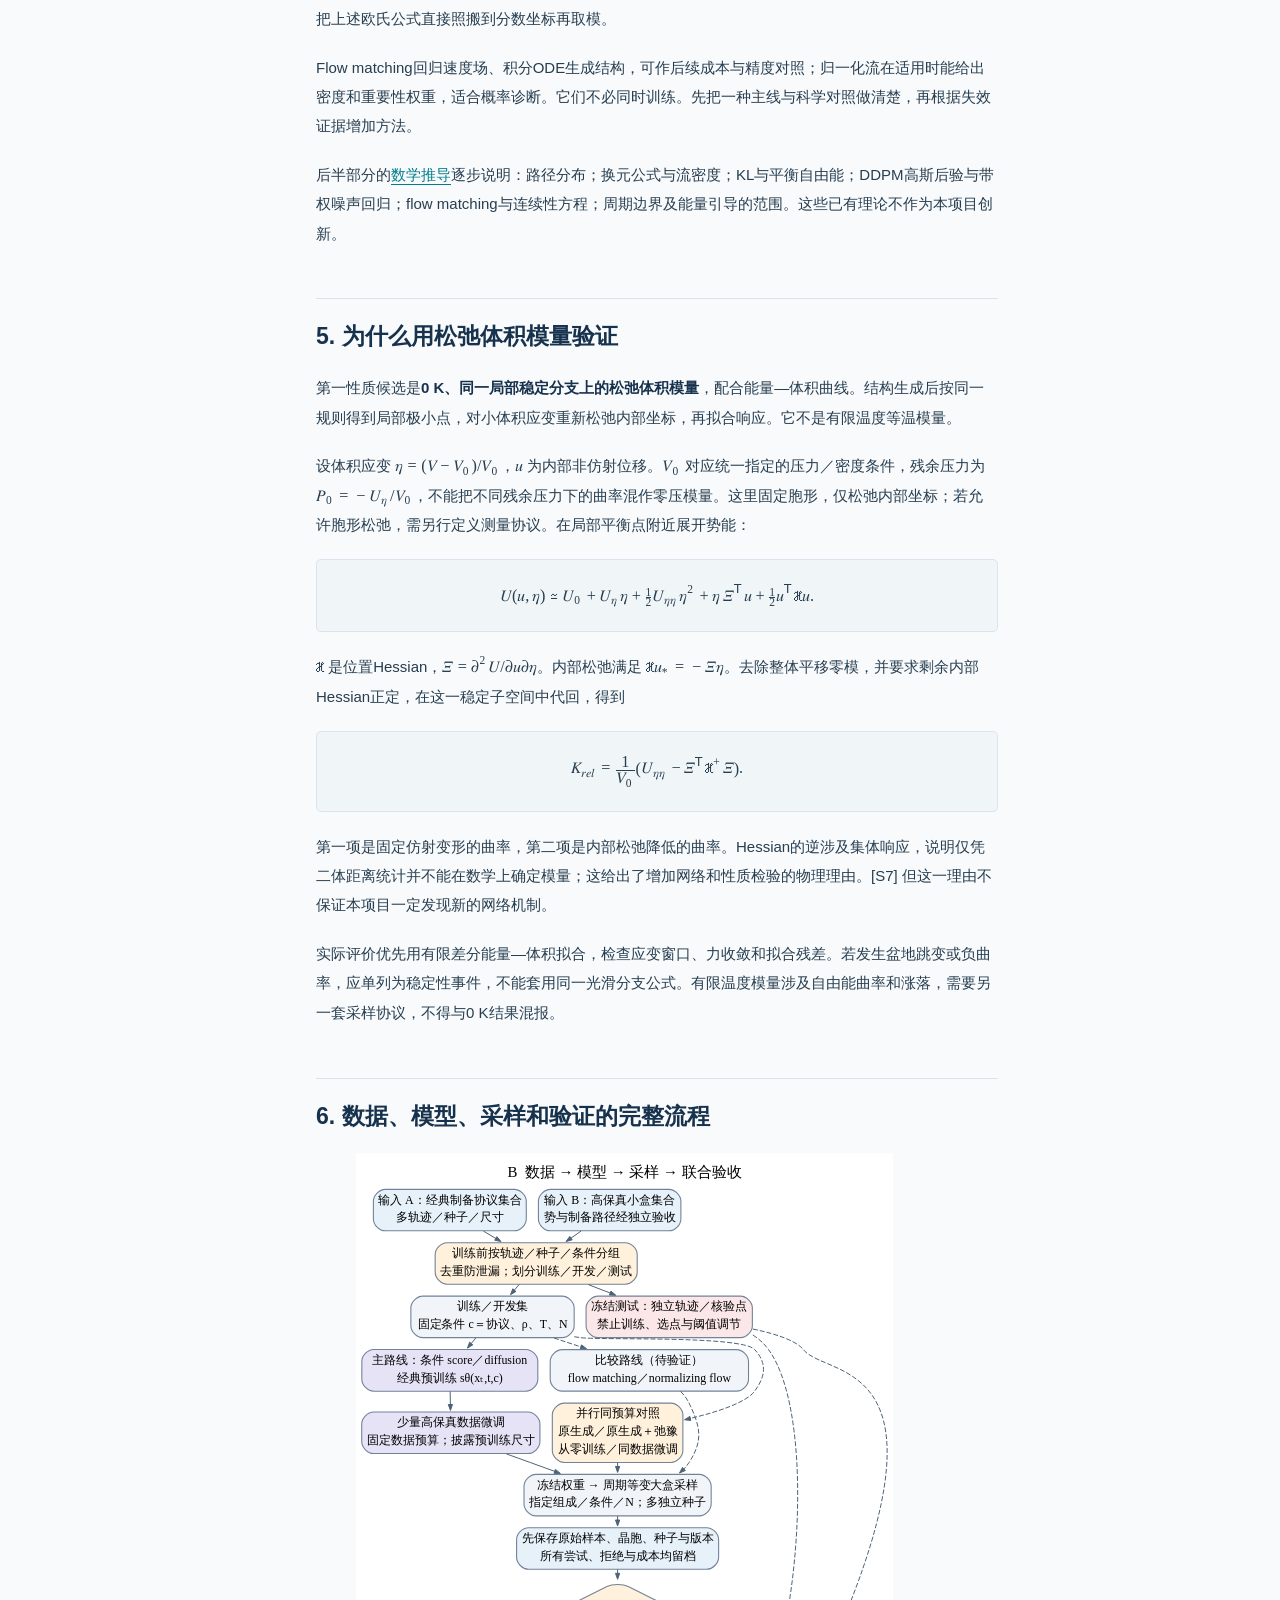
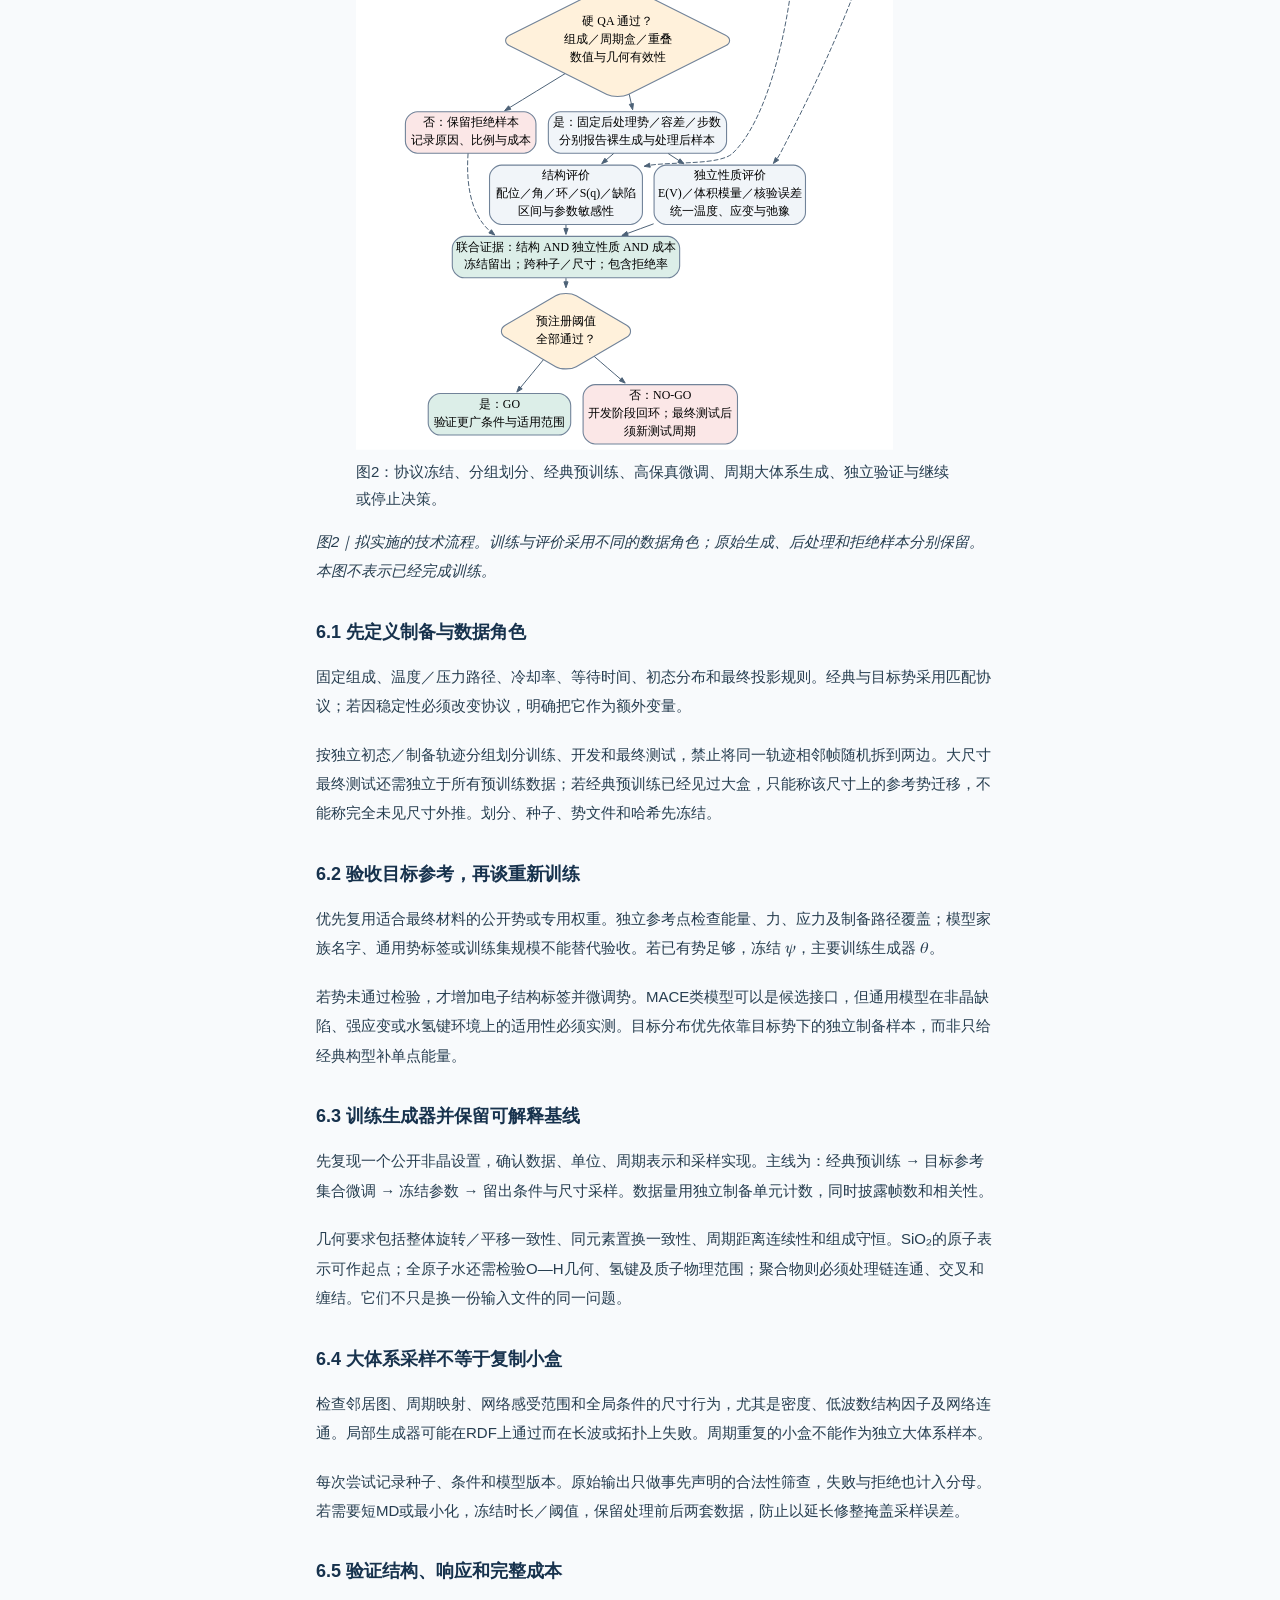
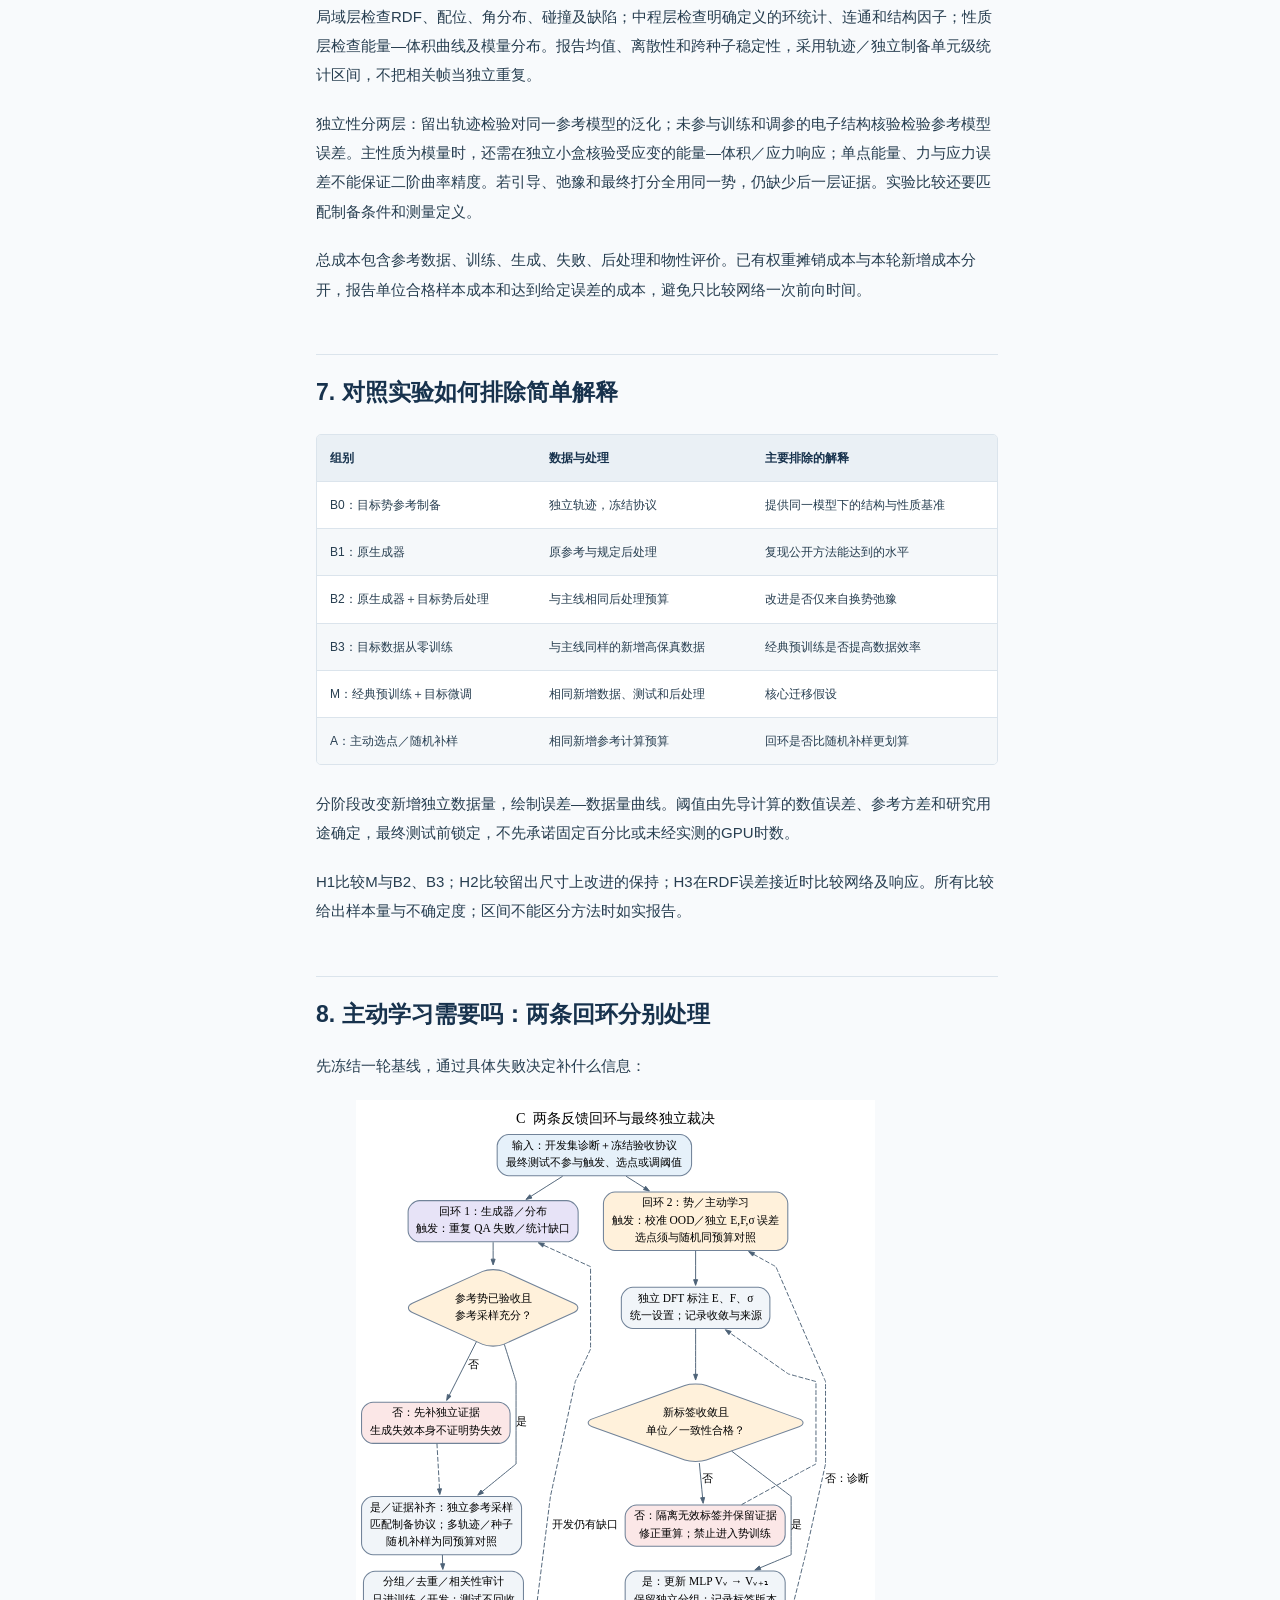
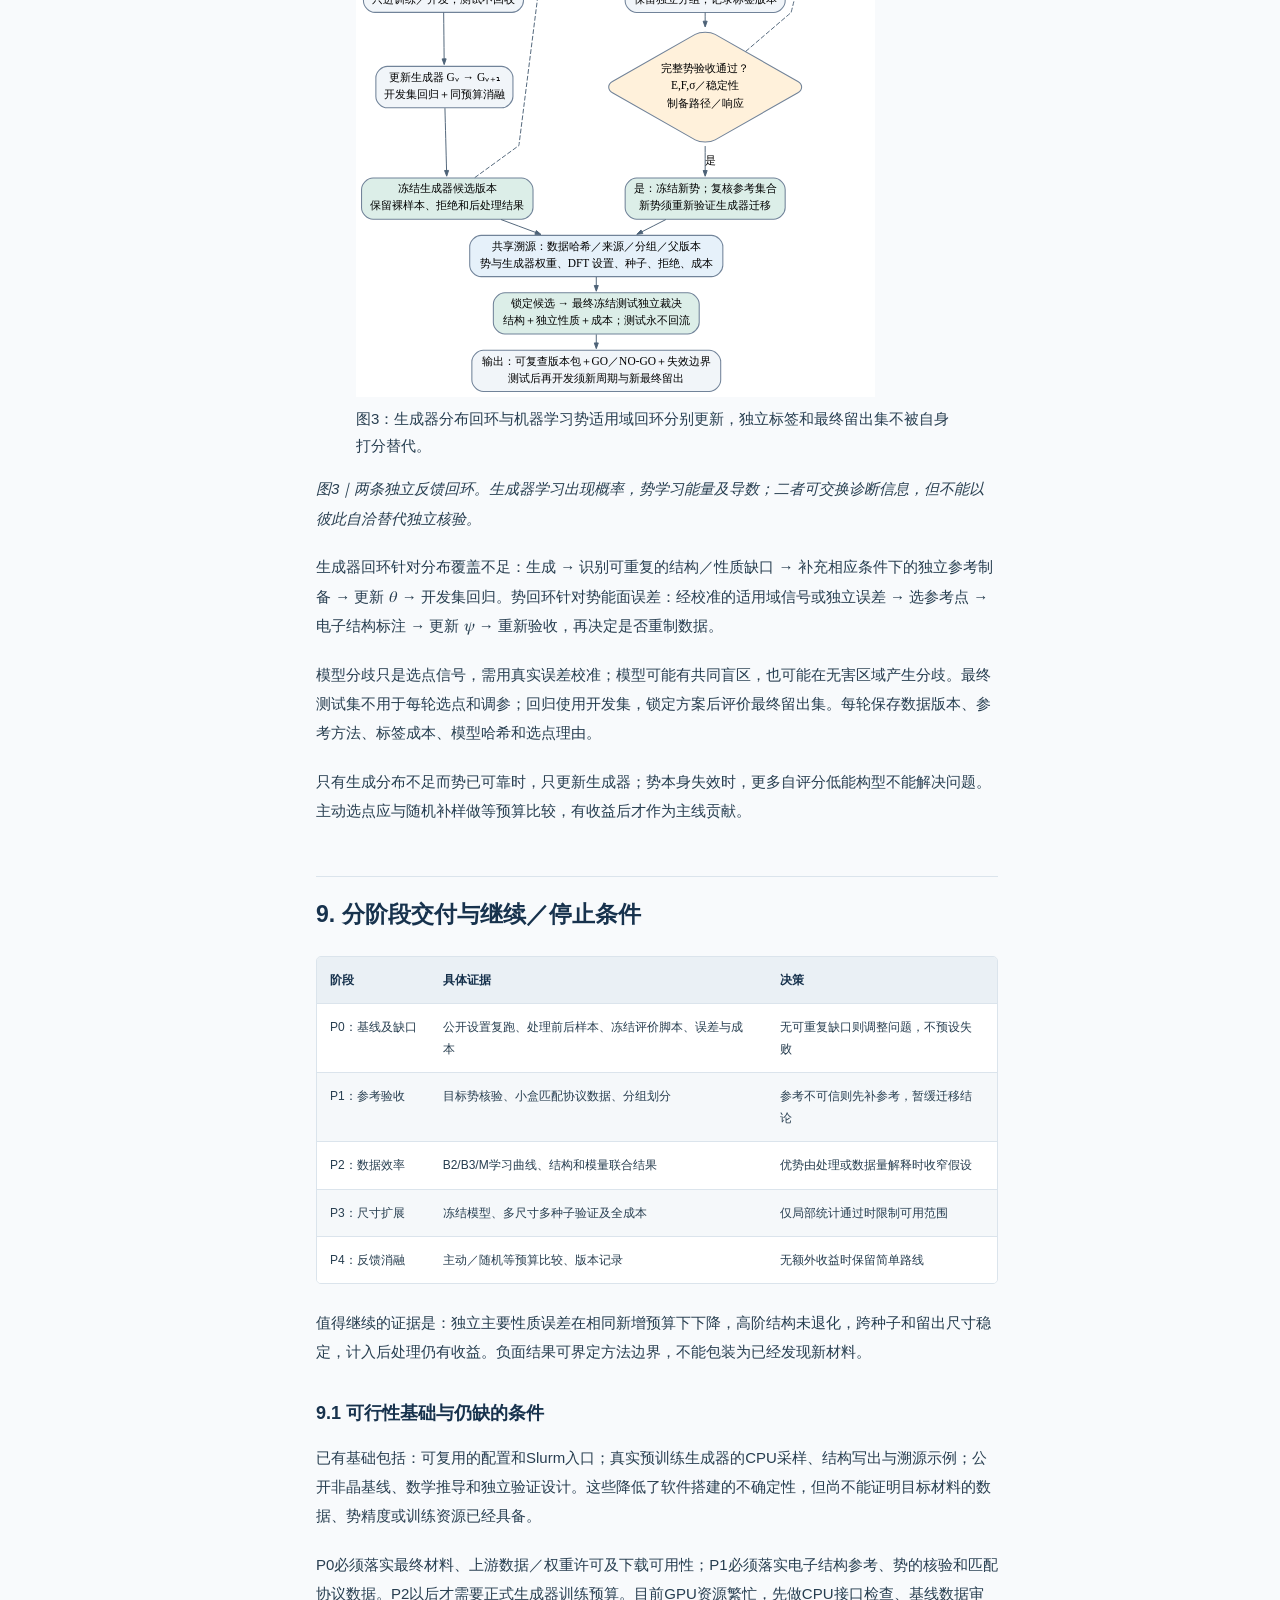
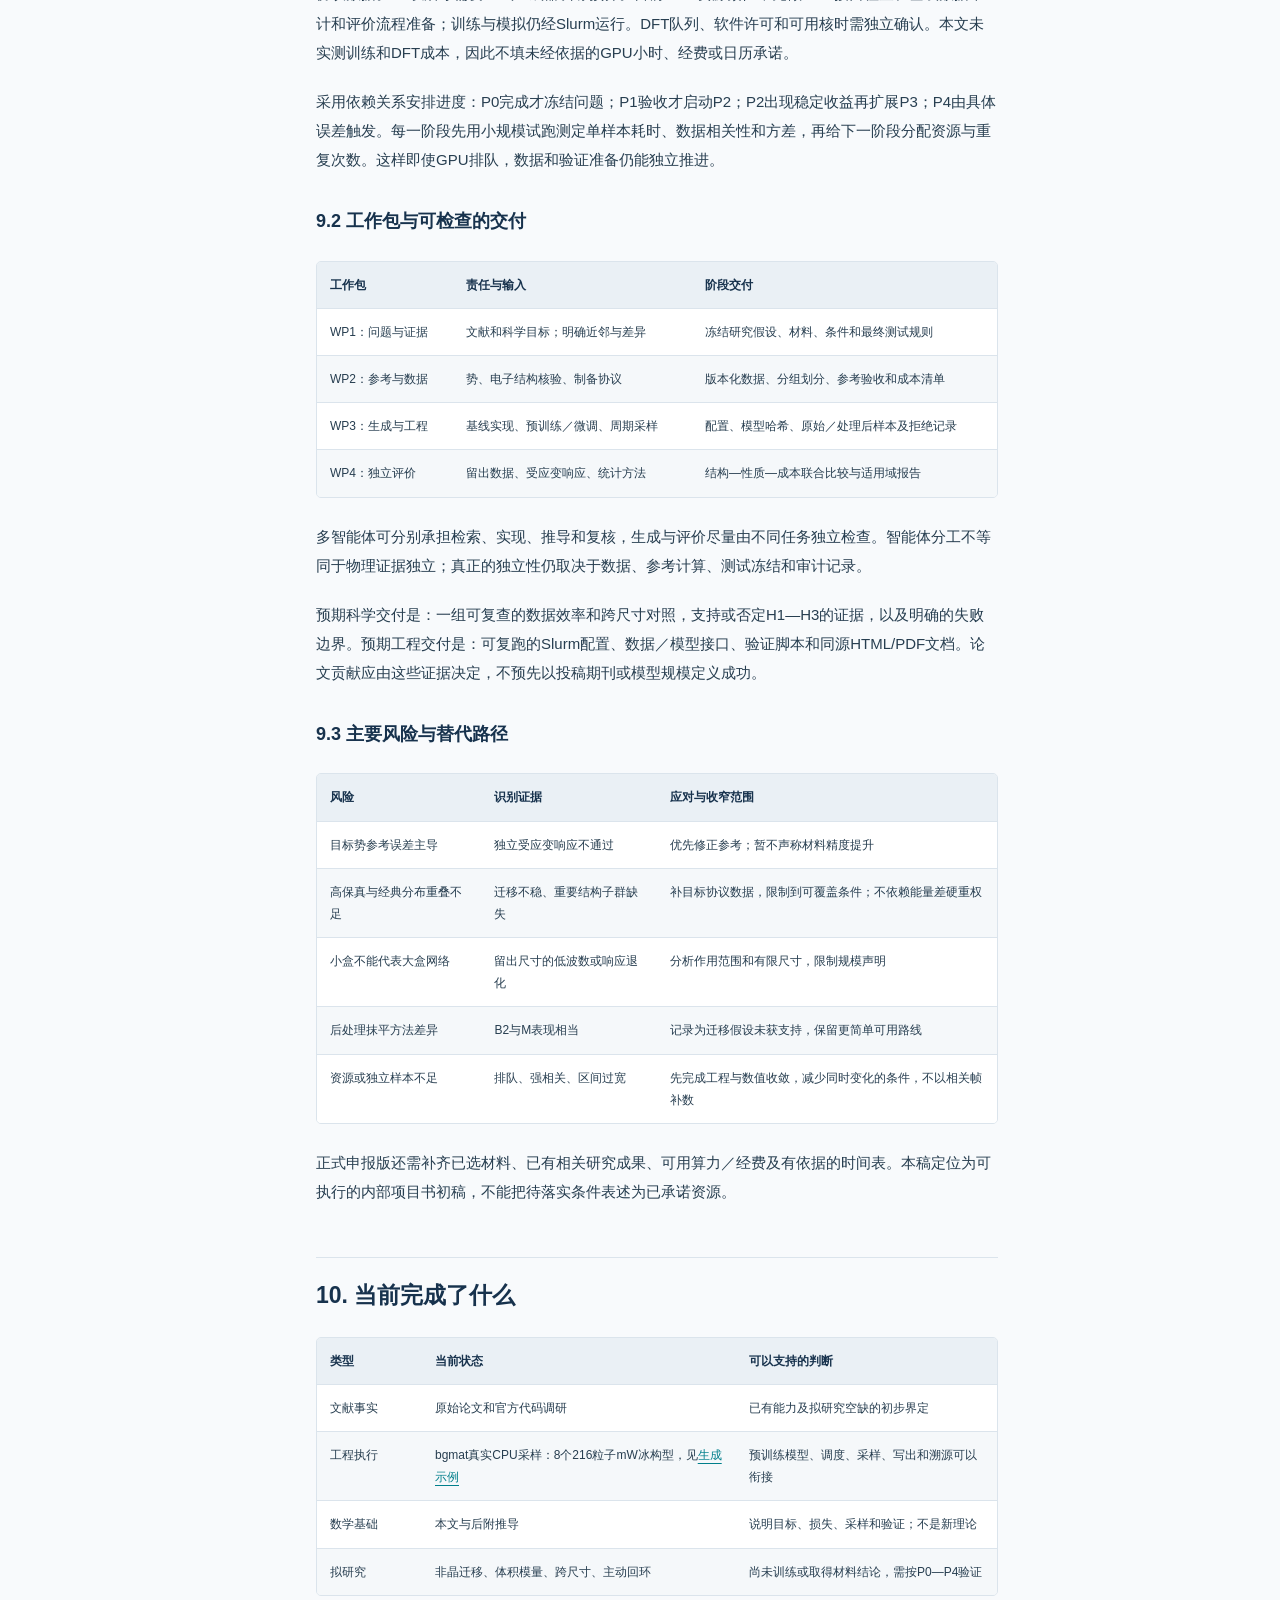
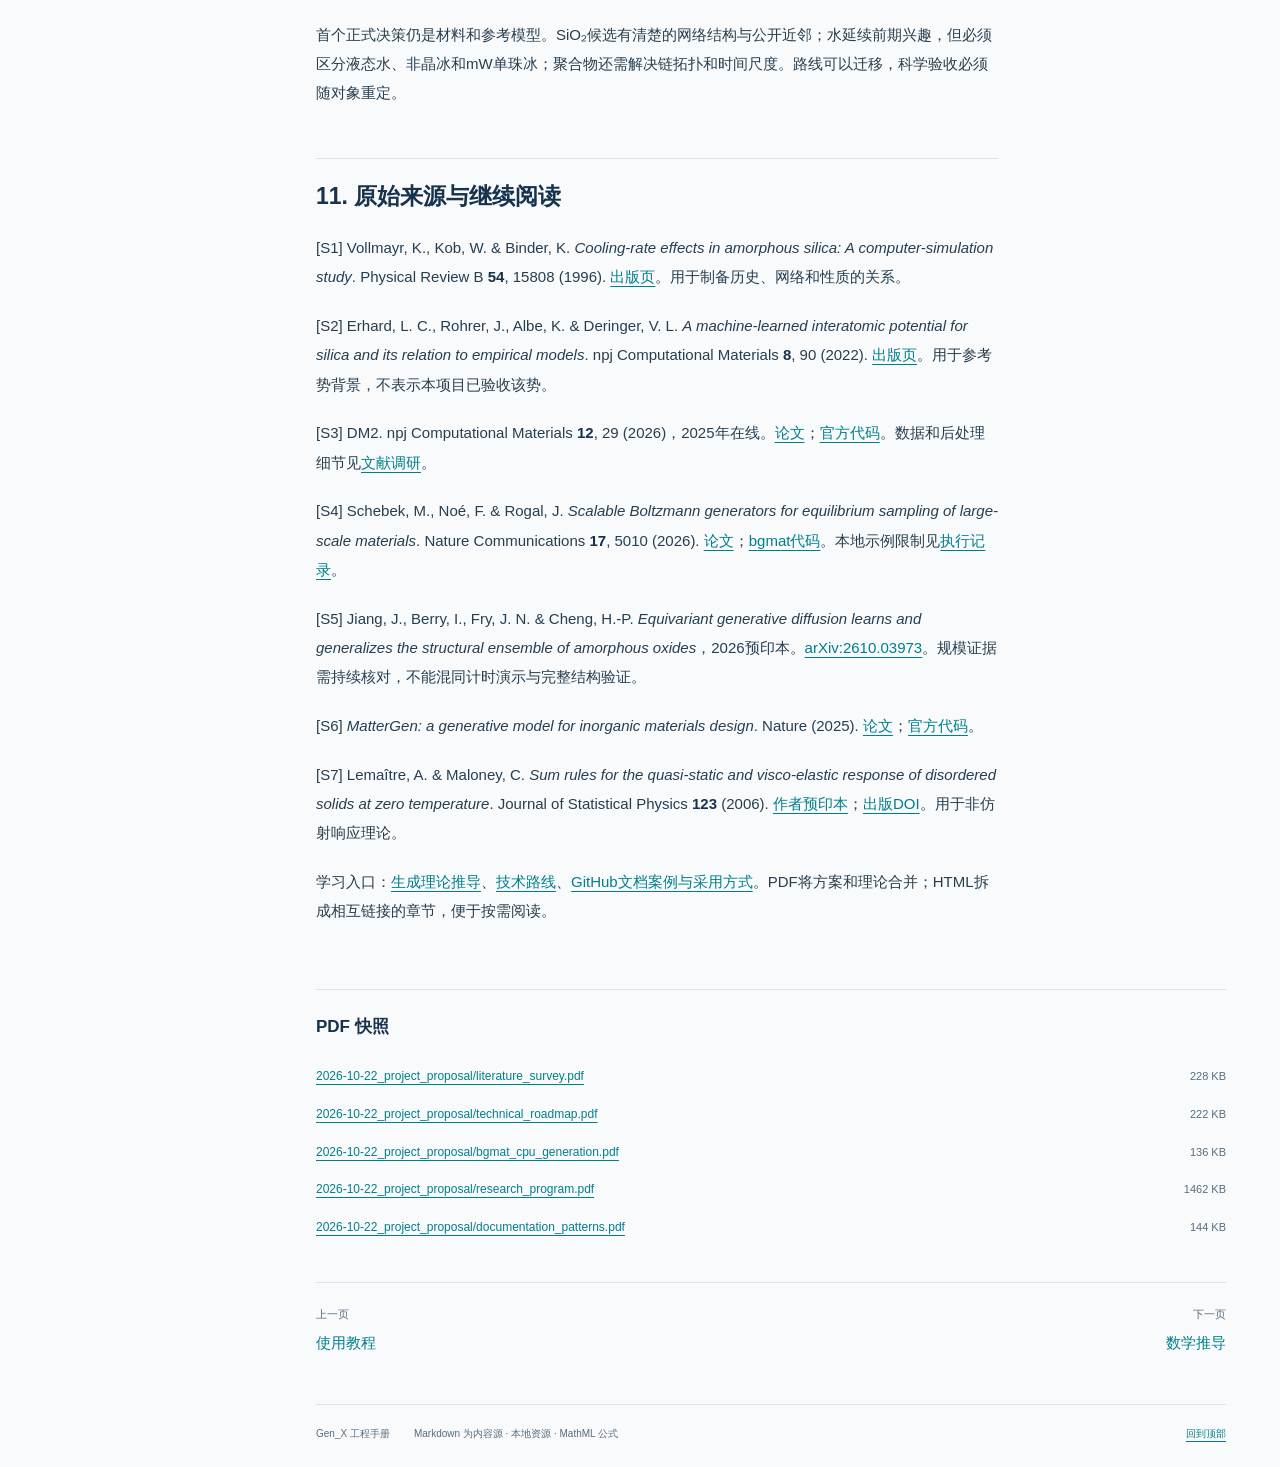
<file: site/research.html>
<!doctype html>
<html lang="zh-CN">
<head>
  <meta charset="utf-8">
  <meta name="viewport" content="width=device-width, initial-scale=1">
  <meta name="description" content="研究假设、对照实验与停止标准">
  <meta name="theme-color" content="#17324d">
  <title>研究方案 | Gen_X 工程手册</title>
  <link rel="stylesheet" href="assets/style.css">
  <script src="assets/search-index.js" defer></script>
  <script src="assets/site.js" defer></script>
</head>
<body>
  <a class="skip-link" href="#main">跳到正文</a>
  <header class="mobile-header"><a href="index.html">Gen_X <span>工程手册</span></a><button id="menu-toggle" aria-expanded="false" aria-controls="sidebar" type="button">目录</button></header>
  <aside class="sidebar" id="sidebar" aria-label="文档导航">
    <a class="brand" href="index.html"><span class="brand-symbol" aria-hidden="true">G<span>×</span></span><span><strong>Gen_X</strong><small>构型分布与结构生成</small></span></a>
    <div class="search"><label for="search-input">查找文档章节</label><input type="search" id="search-input" placeholder="试试：水、Slurm、反馈" autocomplete="off" aria-controls="search-results"><div id="search-results" hidden></div><span id="search-status" class="visually-hidden" role="status"></span></div>
    <nav class="primary-nav" aria-label="主要页面"><a href="index.html"><span>项目概览</span><small>目标、当前边界与阅读入口</small></a><a href="tutorial.html"><span>使用教程</span><small>启动、运行、检查与反馈</small></a><a aria-current="page" href="research.html"><span>研究方案</span><small>研究假设、对照实验与停止标准</small></a><a href="theory.html"><span>数学推导</span><small>流、扩散、概率路径及非晶响应</small></a><a href="generation.html"><span>生成示例</span><small>独立示例、生成构型与复跑步骤</small></a><a href="literature.html"><span>文献调研</span><small>水、非晶与聚合物的分布学习</small></a><a href="roadmap.html"><span>技术路线</span><small>模型选择、科学验收与两条反馈回环</small></a><a href="environment.html"><span>势与环境</span><small>复用权重、环境和适用范围</small></a><a href="evidence.html"><span>执行证据</span><small>实际命令、作业、日志与验证边界</small></a><a href="documentation.html"><span>文档案例</span><small>GitHub实例、项目技能与采用方式</small></a></nav>
    <div class="sidebar-bottom"><p><span class="status-dot" aria-hidden="true"></span>已有真实生成示例</p><small>CPU运行；科研统计验收另列</small><a href="#pdf-downloads">查看 PDF 快照</a><a href="../README.md">仓库 Markdown 入口</a></div>
  </aside>
  <main class="page" id="main" tabindex="-1">
    <div class="page-top"><span>Gen_X / 研究方案</span><a href="../docs/research_program.md">查看 Markdown 源文档</a></div>
    <header class="page-heading"><h1>从工程示例到独立研究</h1><p>研究假设、对照实验与停止标准</p></header>
    <div class="scope-note"><strong>能力与证据</strong><span>公共调度smoke与真实生成示例分开记录。bgmat已输出8个216粒子构型；这不替代完整的分布与物性验证。</span></div>
    <div class="article-grid"><article class="prose"><p>版本：2026-10-22，第二版。本文是拟开展的研究方案，数学基础属于已有理论，尚无本项目的材料科学结论。非晶 SiO₂ 用作具体候选；水或聚合物仍可作为正式对象，材料尚未最终确定。</p><h2 id="项目摘要">项目摘要</h2><p>非晶材料的性质由制备历史形成的结构系综决定。经典模拟易积累大规模数据，但参考势偏差会传递到生成模型；高保真计算能改善局部物理描述，却难以直接覆盖大尺度、长时间和多次独立制备。本项目拟研究“经典预训练—少量高保真校正—大体系生成”的概率分布迁移，以非晶SiO₂为候选，在固定制备协议下检验数据效率和尺寸推广。主线采用条件扩散生成器，独立核验参考势，比较从零训练、仅换势后处理与生成器微调，联合评价局域／中程网络及0 K松弛体积模量。项目的候选贡献是识别有限参考信息能改善哪些统计规律、这种改善在哪些尺寸失效，以及生成器与势的反馈更新分别是否有效。预期交付可追溯数据与模型、等预算对照、误差和成本曲线及适用范围；上述收益均需实验验证，不作为既成结论。</p><h2 id="为什么做从一个合理结构到可信的结构系综">1. 为什么做：从一个合理结构到可信的结构系综</h2><p>非晶材料没有一个可以代表全部样品的周期晶胞。同一化学组成下，不同的冷却、退火、压力历史会留下不同的局域连接、环及缺陷分布。以非晶 SiO₂ 为例，Vollmayr、Kob 与 Binder 的模拟已经显示，冷却速率会改变径向分布、键角、配位及环分布，并改变密度、焓和振动谱。因此，需要描述的是<strong>给定制备过程产生的一组结构及其出现概率</strong>。[S1]</p><p>这种系综观点与材料计算的用途直接相关。若只优化出一个低能结构，难以判断它是否代表典型样品；若只验证平均径向分布函数（RDF），又可能遗漏不同网络连接方式对响应的影响。我们希望得到一组能计算平均性质、样本间差异和有限尺寸误差的结构。这里的目标是让生成结构能够支持明确的材料性质预测。</p><p>困难来自三个相互制约的要求。电子结构方法能提供指定近似下的高保真局部能量和导数，但长时间、大体系制备昂贵；经典势容易积累大规模轨迹，但其势能面和结构偏好可能带有系统偏差；大体系有助于容纳更长的关联和响应模式，但不能自动提高参考物理的准确度。SiO₂ 的机器学习势研究已经讨论了经验势与电子结构来源势之间的联系和差异，为跨参考模型比较提供了具体基础。[S2]</p><p>生成模型的价值在于，把已有制备计算中反复出现的统计规律学成可重复采样的分布，尝试降低获得独立候选结构的成本。它不能创造训练参考中不存在的物理信息，也不能凭网络复杂度修复有偏的参考势。本项目真正有价值的结果应是：<strong>用有限的新增高保真信息，在相同资源下改善可用结构系综，且这一改善能通过独立性质检验。</strong></p><figure><a class="diagram-link" href="../docs/figures/research_v2/01_scientific_causality.svg" target="_blank" rel="noopener" aria-label="打开矢量流程图，可放大查看"><img src="../docs/figures/research_v2/01_scientific_causality.svg" alt="图1：制备协议和参考势决定结构系综，网络结构与能量响应共同决定材料性质；图中均为拟检验关系。" /></a><figcaption aria-hidden="true">图1：制备协议和参考势决定结构系综，网络结构与能量响应共同决定材料性质；图中均为拟检验关系。</figcaption></figure><p><em>图1｜科学问题的因果结构。流程表示建模和验证关系，不代表已经测得的因果效应。局域结构、中程网络和宏观响应必须联合检验。</em></p><h2 id="核心问题与可被推翻的假设">2. 核心问题与可被推翻的假设</h2><p>核心问题是：<strong>少量高保真小体系参考数据，能否修正经典数据预训练的生成分布，并使这种修正在更大体系的结构和独立性质中保留下来？</strong></p><p>“高保真”指相对于明示的电子结构参考，而非真实材料的无误差答案。研究中必须分开三个判断：是否更接近某个教师模型、是否提高了材料物理可信度、是否节省了总成本。三者不能相互替代。</p><table><colgroup><col style="width: 33%" /><col style="width: 33%" /><col style="width: 33%" /></colgroup><thead><tr class="header"><th>假设</th><th>可检验的预测</th><th>能推翻或限制它的结果</th></tr></thead><tbody><tr class="odd"><td>H1：经典预训练有助于少数据迁移</td><td>同样新增参考数据量下，微调比从零训练更准确；优于只更换后处理势</td><td>优势由额外弛豫完全解释，或与从零训练无差异</td></tr><tr class="even"><td>H2：小体系校正可部分保持到大体系</td><td>冻结模型后，在留出尺寸上，网络统计和主要性质仍改善</td><td>仅训练尺寸有效，或长波与中程统计退化</td></tr><tr class="odd"><td>H3：性质验证能揭示二体统计遗漏的误差</td><td>RDF接近时，不同方法仍可能在网络及松弛体积模量上有可重复差异</td><td>当前误差范围内未发现差异，则不宣称该机制已证实</td></tr></tbody></table><p>H3首先是诊断性假设。发现环分布与模量相关，只能说明关联；要主张具体网络特征导致响应变化，还需受控干预或额外物理分析。方案允许假设失败，并要求记录失败发生的尺寸、条件和参考模型。</p><h2 id="已有工作与本项目可能的贡献">3. 已有工作与本项目可能的贡献</h2><table><colgroup><col style="width: 33%" /><col style="width: 33%" /><col style="width: 33%" /></colgroup><thead><tr class="header"><th>原始工作</th><th>已展示的内容</th><th>对本项目的约束</th></tr></thead><tbody><tr class="odd"><td>DM2，npj Computational Materials，2025年在线、2026年卷期 [S3]</td><td>非晶SiO₂和金属玻璃生成、大尺度结构及性质评价</td><td>非晶生成、大体系、RDF和力学曲线已有先例</td></tr><tr class="even"><td>Scalable Boltzmann generators，Nature Communications，2026 [S4]</td><td>包括mW冰在内的概率生成与尺寸扩展</td><td>可作概率及工程对照，不能等同于全原子液态水或玻璃</td></tr><tr class="odd"><td>Equivariant generative diffusion…，2026预印本 [S5]</td><td>DFT来源非晶氧化物结构学习，并考察条件与尺寸</td><td>使用DFT数据生成非晶不能直接称首次；预印本须持续跟踪</td></tr><tr class="even"><td>MatterGen，Nature，2025 [S6]</td><td>无机晶体条件生成及性质评价</td><td>可借鉴验证组织，晶体结果不直接证明非晶适用性</td></tr></tbody></table><p>当前候选贡献是<strong>跨参考势迁移的数据效率、跨尺寸保持的范围，以及结构—性质联合验证所揭示的失效机制</strong>。它不是已确认的新颖性声明。正式立项前还需针对最终材料、条件和方法继续查重；如果强近邻已充分解决这一问题，应调整研究假设。</p><h2 id="数学对象势分布与大体系之间是什么关系">4. 数学对象：势、分布与大体系之间是什么关系</h2><p>令结构为 <math display="inline" xmlns="http://www.w3.org/1998/Math/MathML"><semantics><mrow><mi>x</mi><mo>=</mo><mo stretchy="false" form="prefix">(</mo><mi>R</mi><mo>,</mo><mi>h</mi><mo>,</mo><mi>a</mi><mo stretchy="false" form="postfix">)</mo></mrow><annotation encoding="application/x-tex">x=(R,h,a)</annotation></semantics></math>，包含坐标、晶胞及元素标签，条件 <math display="inline" xmlns="http://www.w3.org/1998/Math/MathML"><semantics><mi>c</mi><annotation encoding="application/x-tex">c</annotation></semantics></math> 包含组成、尺寸、密度与制备协议 <math display="inline" xmlns="http://www.w3.org/1998/Math/MathML"><semantics><mstyle mathvariant="script"><mi>𝒫</mi></mstyle><annotation encoding="application/x-tex">\mathcal P</annotation></semantics></math>。本项目有两组不同的参数：势模型参数 <math display="inline" xmlns="http://www.w3.org/1998/Math/MathML"><semantics><mi>ψ</mi><annotation encoding="application/x-tex">\psi</annotation></semantics></math>，生成器参数 <math display="inline" xmlns="http://www.w3.org/1998/Math/MathML"><semantics><mi>θ</mi><annotation encoding="application/x-tex">\theta</annotation></semantics></math>。</p><div class="math-scroll" role="region" tabindex="0" aria-label="公式，可横向滚动"><math display="block" xmlns="http://www.w3.org/1998/Math/MathML"><semantics><mtable><mtr><mtd columnalign="right"><msub><mi>U</mi><mi>ψ</mi></msub><mo stretchy="false" form="prefix">(</mo><mi>x</mi><mo stretchy="false" form="postfix">)</mo></mtd><mtd columnalign="left"><mo>→</mo><mo stretchy="false" form="prefix">{</mo><mi>E</mi><mo>,</mo><mi>F</mi><mo>,</mo><mi>σ</mi><mo stretchy="false" form="postfix">}</mo><mo>,</mo></mtd></mtr><mtr><mtd columnalign="right"><mi>z</mi><mo>∼</mo><mi>ρ</mi><mo>,</mo><mspace width="1.0em"></mspace><mi>x</mi></mtd><mtd columnalign="left"><mo>=</mo><msub><mi>G</mi><mi>θ</mi></msub><mo stretchy="false" form="prefix">(</mo><mi>z</mi><mo>;</mo><mi>c</mi><mo stretchy="false" form="postfix">)</mo><mo>,</mo><mspace width="1.0em"></mspace><mi>x</mi><mo>∼</mo><msub><mi>q</mi><mi>θ</mi></msub><mo stretchy="false" form="prefix">(</mo><mi>x</mi><mo>∣</mo><mi>c</mi><mo stretchy="false" form="postfix">)</mo><mi>.</mi></mtd></mtr></mtable><annotation encoding="application/x-tex">
\begin{aligned}
U_\psi(x)&amp;\longrightarrow\{E,F,\sigma\},\\
z\sim\rho,\quad x&amp;=G_\theta(z;c),\quad x\sim q_\theta(x\mid c).
\end{aligned}
</annotation></semantics></math></div><p>势模型给能量、力、应力；生成器把简单随机变量变成结构分布。生成器不一定具有低维潜空间，也不必把机器学习势“编码到潜空间再放大”。扩散模型通常在与结构同维的噪声变量上学习逐步去噪。大体系能力来自表示、周期几何、网络作用范围及训练分布的共同设计，不能仅由解码器可接受更多原子推出。</p><h3 id="学习的是哪一种分布">4.1 学习的是哪一种分布</h3><p>对平衡液体，满足相应条件时可用正则分布 <math display="inline" xmlns="http://www.w3.org/1998/Math/MathML"><semantics><mrow><msub><mi>π</mi><mi>U</mi></msub><mo>∝</mo><msup><mi>e</mi><mrow><mo>−</mo><mi>β</mi><mi>U</mi></mrow></msup></mrow><annotation encoding="application/x-tex">\pi_U\propto e^{-\beta U}</annotation></semantics></math>。对有限速率制备的玻璃，应使用协议条件分布 <math display="inline" xmlns="http://www.w3.org/1998/Math/MathML"><semantics><msub><mi>p</mi><mrow><mi>U</mi><mo>,</mo><mstyle mathvariant="script"><mi>𝒫</mi></mstyle></mrow></msub><annotation encoding="application/x-tex">p_{U,\mathcal P}</annotation></semantics></math>。它由初态和整条动力学路径产生，不只取决于终态的温度或能量。</p><p>设 <math display="inline" xmlns="http://www.w3.org/1998/Math/MathML"><semantics><msup><mi>U</mi><mstyle mathvariant="normal"><mi>C</mi></mstyle></msup><annotation encoding="application/x-tex">U^{\mathrm C}</annotation></semantics></math> 为经典参考，<math display="inline" xmlns="http://www.w3.org/1998/Math/MathML"><semantics><msup><mi>U</mi><mstyle mathvariant="normal"><mi>H</mi></mstyle></msup><annotation encoding="application/x-tex">U^{\mathrm H}</annotation></semantics></math> 为通过核验的高保真参考。拟实施的迁移为</p><div class="math-scroll" role="region" tabindex="0" aria-label="公式，可横向滚动"><math display="block" xmlns="http://www.w3.org/1998/Math/MathML"><semantics><mtable><mtr><mtd columnalign="right"><msub><mi>q</mi><msub><mi>θ</mi><mn>0</mn></msub></msub><mo stretchy="false" form="prefix">(</mo><mi>x</mi><mo>∣</mo><mi>c</mi><mo stretchy="false" form="postfix">)</mo></mtd><mtd columnalign="left"><mo>≈</mo><msub><mi>p</mi><mrow><msup><mi>U</mi><mstyle mathvariant="normal"><mi>C</mi></mstyle></msup><mo>,</mo><mstyle mathvariant="script"><mi>𝒫</mi></mstyle></mrow></msub><mo stretchy="false" form="prefix">(</mo><mi>x</mi><mo>∣</mo><mi>c</mi><mo stretchy="false" form="postfix">)</mo><mo>,</mo></mtd></mtr><mtr><mtd columnalign="right"><msub><mi>q</mi><msub><mi>θ</mi><mo>*</mo></msub></msub><mo stretchy="false" form="prefix">(</mo><mi>x</mi><mo>∣</mo><mi>c</mi><mo stretchy="false" form="postfix">)</mo></mtd><mtd columnalign="left"><mo>≈</mo><msub><mi>p</mi><mrow><msup><mi>U</mi><mstyle mathvariant="normal"><mi>H</mi></mstyle></msup><mo>,</mo><mstyle mathvariant="script"><mi>𝒫</mi></mstyle></mrow></msub><mo stretchy="false" form="prefix">(</mo><mi>x</mi><mo>∣</mo><mi>c</mi><mo stretchy="false" form="postfix">)</mo><mi>.</mi></mtd></mtr></mtable><annotation encoding="application/x-tex">
\begin{aligned}
q_{\theta_0}(x\mid c)&amp;\approx p_{U^{\mathrm C},\mathcal P}(x\mid c),\\
q_{\theta_*}(x\mid c)&amp;\approx p_{U^{\mathrm H},\mathcal P}(x\mid c).
\end{aligned}
</annotation></semantics></math></div><p>第二个近似是要验证的目标。把经典构型送去做几个DFT单点，只获得该构型上的势能信息，不会自动生成目标势下的出现频率。必须通过目标协议下的参考样本、适用的统计力学关系或明确校准的近似，建立信息与概率之间的联系。</p><h3 id="为什么先选择条件扩散">4.2 为什么先选择条件扩散</h3><p>扩散模型对参考结构加噪，再预测所加噪声。在欧氏教学情形中，<math display="inline" xmlns="http://www.w3.org/1998/Math/MathML"><semantics><mrow><msub><mi>x</mi><mi>t</mi></msub><mo>=</mo><msqrt><msub><mover><mi>α</mi><mo accent="true">‾</mo></mover><mi>t</mi></msub></msqrt><msub><mi>x</mi><mn>0</mn></msub><mo>+</mo><msqrt><mrow><mn>1</mn><mo>−</mo><msub><mover><mi>α</mi><mo accent="true">‾</mo></mover><mi>t</mi></msub></mrow></msqrt><mi>ϵ</mi></mrow><annotation encoding="application/x-tex">x_t=\sqrt{\bar\alpha_t}x_0+\sqrt{1-\bar\alpha_t}\epsilon</annotation></semantics></math>，训练损失可写为</p><div class="math-scroll" role="region" tabindex="0" aria-label="公式，可横向滚动"><math display="block" xmlns="http://www.w3.org/1998/Math/MathML"><semantics><mrow><msub><mstyle mathvariant="script"><mi>ℒ</mi></mstyle><mstyle mathvariant="normal"><mi>d</mi><mi>i</mi><mi>f</mi><mi>f</mi></mstyle></msub><mo stretchy="false" form="prefix">(</mo><mi>θ</mi><mo stretchy="false" form="postfix">)</mo><mo>=</mo><msub><mstyle mathvariant="double-struck"><mi>𝔼</mi></mstyle><mrow><msub><mi>x</mi><mn>0</mn></msub><mo>,</mo><mi>t</mi><mo>,</mo><mi>ϵ</mi></mrow></msub><mrow><mo stretchy="true" form="prefix">[</mo><msub><mi>λ</mi><mi>t</mi></msub><mo stretchy="false" form="postfix">∥</mo><mi>ϵ</mi><mo>−</mo><msub><mi>ϵ</mi><mi>θ</mi></msub><mo stretchy="false" form="prefix">(</mo><msub><mi>x</mi><mi>t</mi></msub><mo>,</mo><mi>t</mi><mo>,</mo><mi>c</mi><mo stretchy="false" form="postfix">)</mo><msup><mo stretchy="false" form="postfix">∥</mo><mn>2</mn></msup><mo stretchy="true" form="postfix">]</mo></mrow><mi>.</mi></mrow><annotation encoding="application/x-tex">
\mathcal L_{\mathrm{diff}}(\theta)
=\mathbb E_{x_0,t,\epsilon}
\left[\lambda_t\|\epsilon-\epsilon_\theta(x_t,t,c)\|^2\right].
</annotation></semantics></math></div><p>本方案选它作为首个主线，是因为有可比较的非晶方法和自然的预训练／微调接口；这属于工程判断，不是它在理论上必定最优的证明。周期原子结构必须使用与环面及原子对称性一致的噪声和网络，不能把上述欧氏公式直接照搬到分数坐标再取模。</p><p>Flow matching回归速度场、积分ODE生成结构，可作后续成本与精度对照；归一化流在适用时能给出密度和重要性权重，适合概率诊断。它们不必同时训练。先把一种主线与科学对照做清楚，再根据失效证据增加方法。</p><p>后半部分的<a href="theory.html">数学推导</a>逐步说明：路径分布；换元公式与流密度；KL与平衡自由能；DDPM高斯后验与带权噪声回归；flow matching与连续性方程；周期边界及能量引导的范围。这些已有理论不作为本项目创新。</p><h2 id="为什么用松弛体积模量验证">5. 为什么用松弛体积模量验证</h2><p>第一性质候选是<strong>0 K、同一局部稳定分支上的松弛体积模量</strong>，配合能量—体积曲线。结构生成后按同一规则得到局部极小点，对小体积应变重新松弛内部坐标，再拟合响应。它不是有限温度等温模量。</p><p>设体积应变 <math display="inline" xmlns="http://www.w3.org/1998/Math/MathML"><semantics><mrow><mi>η</mi><mo>=</mo><mo stretchy="false" form="prefix">(</mo><mi>V</mi><mo>−</mo><msub><mi>V</mi><mn>0</mn></msub><mo stretchy="false" form="postfix">)</mo><mi>/</mi><msub><mi>V</mi><mn>0</mn></msub></mrow><annotation encoding="application/x-tex">\eta=(V-V_0)/V_0</annotation></semantics></math>，<math display="inline" xmlns="http://www.w3.org/1998/Math/MathML"><semantics><mi>u</mi><annotation encoding="application/x-tex">u</annotation></semantics></math> 为内部非仿射位移。<math display="inline" xmlns="http://www.w3.org/1998/Math/MathML"><semantics><msub><mi>V</mi><mn>0</mn></msub><annotation encoding="application/x-tex">V_0</annotation></semantics></math> 对应统一指定的压力／密度条件，残余压力为 <math display="inline" xmlns="http://www.w3.org/1998/Math/MathML"><semantics><mrow><msub><mi>P</mi><mn>0</mn></msub><mo>=</mo><mo>−</mo><msub><mi>U</mi><mi>η</mi></msub><mi>/</mi><msub><mi>V</mi><mn>0</mn></msub></mrow><annotation encoding="application/x-tex">P_0=-U_\eta/V_0</annotation></semantics></math>，不能把不同残余压力下的曲率混作零压模量。这里固定胞形，仅松弛内部坐标；若允许胞形松弛，需另行定义测量协议。在局部平衡点附近展开势能：</p><div class="math-scroll" role="region" tabindex="0" aria-label="公式，可横向滚动"><math display="block" xmlns="http://www.w3.org/1998/Math/MathML"><semantics><mrow><mi>U</mi><mo stretchy="false" form="prefix">(</mo><mi>u</mi><mo>,</mo><mi>η</mi><mo stretchy="false" form="postfix">)</mo><mo>≃</mo><msub><mi>U</mi><mn>0</mn></msub><mo>+</mo><msub><mi>U</mi><mi>η</mi></msub><mi>η</mi><mo>+</mo><mstyle displaystyle="false"><mfrac><mn>1</mn><mn>2</mn></mfrac></mstyle><msub><mi>U</mi><mrow><mi>η</mi><mi>η</mi></mrow></msub><msup><mi>η</mi><mn>2</mn></msup><mo>+</mo><mi>η</mi><mspace width="0.167em"></mspace><msup><mi>Ξ</mi><mstyle mathvariant="sans-serif"><mi>𝖳</mi></mstyle></msup><mi>u</mi><mo>+</mo><mstyle displaystyle="false"><mfrac><mn>1</mn><mn>2</mn></mfrac></mstyle><msup><mi>u</mi><mstyle mathvariant="sans-serif"><mi>𝖳</mi></mstyle></msup><mstyle mathvariant="script"><mi>ℋ</mi></mstyle><mi>u</mi><mi>.</mi></mrow><annotation encoding="application/x-tex">
U(u,\eta)\simeq U_0+U_\eta\eta
+\tfrac12 U_{\eta\eta}\eta^2
+\eta\,\Xi^\mathsf T u+\tfrac12u^\mathsf T\mathcal H u.
</annotation></semantics></math></div><p><math display="inline" xmlns="http://www.w3.org/1998/Math/MathML"><semantics><mstyle mathvariant="script"><mi>ℋ</mi></mstyle><annotation encoding="application/x-tex">\mathcal H</annotation></semantics></math> 是位置Hessian，<math display="inline" xmlns="http://www.w3.org/1998/Math/MathML"><semantics><mrow><mi>Ξ</mi><mo>=</mo><msup><mi>∂</mi><mn>2</mn></msup><mi>U</mi><mi>/</mi><mi>∂</mi><mi>u</mi><mi>∂</mi><mi>η</mi></mrow><annotation encoding="application/x-tex">\Xi=\partial^2U/\partial u\partial\eta</annotation></semantics></math>。内部松弛满足 <math display="inline" xmlns="http://www.w3.org/1998/Math/MathML"><semantics><mrow><mstyle mathvariant="script"><mi>ℋ</mi></mstyle><msub><mi>u</mi><mo>*</mo></msub><mo>=</mo><mo>−</mo><mi>Ξ</mi><mi>η</mi></mrow><annotation encoding="application/x-tex">\mathcal H u_*=-\Xi\eta</annotation></semantics></math>。去除整体平移零模，并要求剩余内部Hessian正定，在这一稳定子空间中代回，得到</p><div class="math-scroll" role="region" tabindex="0" aria-label="公式，可横向滚动"><math display="block" xmlns="http://www.w3.org/1998/Math/MathML"><semantics><mrow><msub><mi>K</mi><mstyle mathvariant="normal"><mi>r</mi><mi>e</mi><mi>l</mi></mstyle></msub><mo>=</mo><mfrac><mn>1</mn><msub><mi>V</mi><mn>0</mn></msub></mfrac><mrow><mo stretchy="true" form="prefix">(</mo><msub><mi>U</mi><mrow><mi>η</mi><mi>η</mi></mrow></msub><mo>−</mo><msup><mi>Ξ</mi><mstyle mathvariant="sans-serif"><mi>𝖳</mi></mstyle></msup><msup><mstyle mathvariant="script"><mi>ℋ</mi></mstyle><mo>+</mo></msup><mi>Ξ</mi><mo stretchy="true" form="postfix">)</mo></mrow><mi>.</mi></mrow><annotation encoding="application/x-tex">
K_{\mathrm{rel}}
=\frac1{V_0}
\left(U_{\eta\eta}-\Xi^\mathsf T\mathcal H^+\Xi\right).
</annotation></semantics></math></div><p>第一项是固定仿射变形的曲率，第二项是内部松弛降低的曲率。Hessian的逆涉及集体响应，说明仅凭二体距离统计并不能在数学上确定模量；这给出了增加网络和性质检验的物理理由。[S7] 但这一理由不保证本项目一定发现新的网络机制。</p><p>实际评价优先用有限差分能量—体积拟合，检查应变窗口、力收敛和拟合残差。若发生盆地跳变或负曲率，应单列为稳定性事件，不能套用同一光滑分支公式。有限温度模量涉及自由能曲率和涨落，需要另一套采样协议，不得与0 K结果混报。</p><h2 id="数据模型采样和验证的完整流程">6. 数据、模型、采样和验证的完整流程</h2><figure><a class="diagram-link" href="../docs/figures/research_v2/02_model_and_evaluation_pipeline.svg" target="_blank" rel="noopener" aria-label="打开矢量流程图，可放大查看"><img src="../docs/figures/research_v2/02_model_and_evaluation_pipeline.svg" alt="图2：协议冻结、分组划分、经典预训练、高保真微调、周期大体系生成、独立验证与继续或停止决策。" /></a><figcaption aria-hidden="true">图2：协议冻结、分组划分、经典预训练、高保真微调、周期大体系生成、独立验证与继续或停止决策。</figcaption></figure><p><em>图2｜拟实施的技术流程。训练与评价采用不同的数据角色；原始生成、后处理和拒绝样本分别保留。本图不表示已经完成训练。</em></p><h3 id="先定义制备与数据角色">6.1 先定义制备与数据角色</h3><p>固定组成、温度／压力路径、冷却率、等待时间、初态分布和最终投影规则。经典与目标势采用匹配协议；若因稳定性必须改变协议，明确把它作为额外变量。</p><p>按独立初态／制备轨迹分组划分训练、开发和最终测试，禁止将同一轨迹相邻帧随机拆到两边。大尺寸最终测试还需独立于所有预训练数据；若经典预训练已经见过大盒，只能称该尺寸上的参考势迁移，不能称完全未见尺寸外推。划分、种子、势文件和哈希先冻结。</p><h3 id="验收目标参考再谈重新训练">6.2 验收目标参考，再谈重新训练</h3><p>优先复用适合最终材料的公开势或专用权重。独立参考点检查能量、力、应力及制备路径覆盖；模型家族名字、通用势标签或训练集规模不能替代验收。若已有势足够，冻结 <math display="inline" xmlns="http://www.w3.org/1998/Math/MathML"><semantics><mi>ψ</mi><annotation encoding="application/x-tex">\psi</annotation></semantics></math>，主要训练生成器 <math display="inline" xmlns="http://www.w3.org/1998/Math/MathML"><semantics><mi>θ</mi><annotation encoding="application/x-tex">\theta</annotation></semantics></math>。</p><p>若势未通过检验，才增加电子结构标签并微调势。MACE类模型可以是候选接口，但通用模型在非晶缺陷、强应变或水氢键环境上的适用性必须实测。目标分布优先依靠目标势下的独立制备样本，而非只给经典构型补单点能量。</p><h3 id="训练生成器并保留可解释基线">6.3 训练生成器并保留可解释基线</h3><p>先复现一个公开非晶设置，确认数据、单位、周期表示和采样实现。主线为：经典预训练 → 目标参考集合微调 → 冻结参数 → 留出条件与尺寸采样。数据量用独立制备单元计数，同时披露帧数和相关性。</p><p>几何要求包括整体旋转／平移一致性、同元素置换一致性、周期距离连续性和组成守恒。SiO₂的原子表示可作起点；全原子水还需检验O—H几何、氢键及质子物理范围；聚合物则必须处理链连通、交叉和缠结。它们不只是换一份输入文件的同一问题。</p><h3 id="大体系采样不等于复制小盒">6.4 大体系采样不等于复制小盒</h3><p>检查邻居图、周期映射、网络感受范围和全局条件的尺寸行为，尤其是密度、低波数结构因子及网络连通。局部生成器可能在RDF上通过而在长波或拓扑上失败。周期重复的小盒不能作为独立大体系样本。</p><p>每次尝试记录种子、条件和模型版本。原始输出只做事先声明的合法性筛查，失败与拒绝也计入分母。若需要短MD或最小化，冻结时长／阈值，保留处理前后两套数据，防止以延长修整掩盖采样误差。</p><h3 id="验证结构响应和完整成本">6.5 验证结构、响应和完整成本</h3><p>局域层检查RDF、配位、角分布、碰撞及缺陷；中程层检查明确定义的环统计、连通和结构因子；性质层检查能量—体积曲线及模量分布。报告均值、离散性和跨种子稳定性，采用轨迹／独立制备单元级统计区间，不把相关帧当独立重复。</p><p>独立性分两层：留出轨迹检验对同一参考模型的泛化；未参与训练和调参的电子结构核验检验参考模型误差。主性质为模量时，还需在独立小盒核验受应变的能量—体积／应力响应；单点能量、力与应力误差不能保证二阶曲率精度。若引导、弛豫和最终打分全用同一势，仍缺少后一层证据。实验比较还要匹配制备条件和测量定义。</p><p>总成本包含参考数据、训练、生成、失败、后处理和物性评价。已有权重摊销成本与本轮新增成本分开，报告单位合格样本成本和达到给定误差的成本，避免只比较网络一次前向时间。</p><h2 id="对照实验如何排除简单解释">7. 对照实验如何排除简单解释</h2><table><thead><tr class="header"><th>组别</th><th>数据与处理</th><th>主要排除的解释</th></tr></thead><tbody><tr class="odd"><td>B0：目标势参考制备</td><td>独立轨迹，冻结协议</td><td>提供同一模型下的结构与性质基准</td></tr><tr class="even"><td>B1：原生成器</td><td>原参考与规定后处理</td><td>复现公开方法能达到的水平</td></tr><tr class="odd"><td>B2：原生成器＋目标势后处理</td><td>与主线相同后处理预算</td><td>改进是否仅来自换势弛豫</td></tr><tr class="even"><td>B3：目标数据从零训练</td><td>与主线同样的新增高保真数据</td><td>经典预训练是否提高数据效率</td></tr><tr class="odd"><td>M：经典预训练＋目标微调</td><td>相同新增数据、测试和后处理</td><td>核心迁移假设</td></tr><tr class="even"><td>A：主动选点／随机补样</td><td>相同新增参考计算预算</td><td>回环是否比随机补样更划算</td></tr></tbody></table><p>分阶段改变新增独立数据量，绘制误差—数据量曲线。阈值由先导计算的数值误差、参考方差和研究用途确定，最终测试前锁定，不先承诺固定百分比或未经实测的GPU时数。</p><p>H1比较M与B2、B3；H2比较留出尺寸上改进的保持；H3在RDF误差接近时比较网络及响应。所有比较给出样本量与不确定度；区间不能区分方法时如实报告。</p><h2 id="主动学习需要吗两条回环分别处理">8. 主动学习需要吗：两条回环分别处理</h2><p>先冻结一轮基线，通过具体失败决定补什么信息：</p><figure><a class="diagram-link" href="../docs/figures/research_v2/03_separate_feedback_and_provenance.svg" target="_blank" rel="noopener" aria-label="打开矢量流程图，可放大查看"><img src="../docs/figures/research_v2/03_separate_feedback_and_provenance.svg" alt="图3：生成器分布回环与机器学习势适用域回环分别更新，独立标签和最终留出集不被自身打分替代。" /></a><figcaption aria-hidden="true">图3：生成器分布回环与机器学习势适用域回环分别更新，独立标签和最终留出集不被自身打分替代。</figcaption></figure><p><em>图3｜两条独立反馈回环。生成器学习出现概率，势学习能量及导数；二者可交换诊断信息，但不能以彼此自洽替代独立核验。</em></p><p>生成器回环针对分布覆盖不足：生成 → 识别可重复的结构／性质缺口 → 补充相应条件下的独立参考制备 → 更新 <math display="inline" xmlns="http://www.w3.org/1998/Math/MathML"><semantics><mi>θ</mi><annotation encoding="application/x-tex">\theta</annotation></semantics></math> → 开发集回归。势回环针对势能面误差：经校准的适用域信号或独立误差 → 选参考点 → 电子结构标注 → 更新 <math display="inline" xmlns="http://www.w3.org/1998/Math/MathML"><semantics><mi>ψ</mi><annotation encoding="application/x-tex">\psi</annotation></semantics></math> → 重新验收，再决定是否重制数据。</p><p>模型分歧只是选点信号，需用真实误差校准；模型可能有共同盲区，也可能在无害区域产生分歧。最终测试集不用于每轮选点和调参；回归使用开发集，锁定方案后评价最终留出集。每轮保存数据版本、参考方法、标签成本、模型哈希和选点理由。</p><p>只有生成分布不足而势已可靠时，只更新生成器；势本身失效时，更多自评分低能构型不能解决问题。主动选点应与随机补样做等预算比较，有收益后才作为主线贡献。</p><h2 id="分阶段交付与继续停止条件">9. 分阶段交付与继续／停止条件</h2><table><thead><tr class="header"><th>阶段</th><th>具体证据</th><th>决策</th></tr></thead><tbody><tr class="odd"><td>P0：基线及缺口</td><td>公开设置复跑、处理前后样本、冻结评价脚本、误差与成本</td><td>无可重复缺口则调整问题，不预设失败</td></tr><tr class="even"><td>P1：参考验收</td><td>目标势核验、小盒匹配协议数据、分组划分</td><td>参考不可信则先补参考，暂缓迁移结论</td></tr><tr class="odd"><td>P2：数据效率</td><td>B2/B3/M学习曲线、结构和模量联合结果</td><td>优势由处理或数据量解释时收窄假设</td></tr><tr class="even"><td>P3：尺寸扩展</td><td>冻结模型、多尺寸多种子验证及全成本</td><td>仅局部统计通过时限制可用范围</td></tr><tr class="odd"><td>P4：反馈消融</td><td>主动／随机等预算比较、版本记录</td><td>无额外收益时保留简单路线</td></tr></tbody></table><p>值得继续的证据是：独立主要性质误差在相同新增预算下下降，高阶结构未退化，跨种子和留出尺寸稳定，计入后处理仍有收益。负面结果可界定方法边界，不能包装为已经发现新材料。</p><h3 id="可行性基础与仍缺的条件">9.1 可行性基础与仍缺的条件</h3><p>已有基础包括：可复用的配置和Slurm入口；真实预训练生成器的CPU采样、结构写出与溯源示例；公开非晶基线、数学推导和独立验证设计。这些降低了软件搭建的不确定性，但尚不能证明目标材料的数据、势精度或训练资源已经具备。</p><p>P0必须落实最终材料、上游数据／权重许可及下载可用性；P1必须落实电子结构参考、势的核验和匹配协议数据。P2以后才需要正式生成器训练预算。目前GPU资源繁忙，先做CPU接口检查、基线数据审计和评价流程准备；训练与模拟仍经Slurm运行。DFT队列、软件许可和可用核时需独立确认。本文未实测训练和DFT成本，因此不填未经依据的GPU小时、经费或日历承诺。</p><p>采用依赖关系安排进度：P0完成才冻结问题；P1验收才启动P2；P2出现稳定收益再扩展P3；P4由具体误差触发。每一阶段先用小规模试跑测定单样本耗时、数据相关性和方差，再给下一阶段分配资源与重复次数。这样即使GPU排队，数据和验证准备仍能独立推进。</p><h3 id="工作包与可检查的交付">9.2 工作包与可检查的交付</h3><table><thead><tr class="header"><th>工作包</th><th>责任与输入</th><th>阶段交付</th></tr></thead><tbody><tr class="odd"><td>WP1：问题与证据</td><td>文献和科学目标；明确近邻与差异</td><td>冻结研究假设、材料、条件和最终测试规则</td></tr><tr class="even"><td>WP2：参考与数据</td><td>势、电子结构核验、制备协议</td><td>版本化数据、分组划分、参考验收和成本清单</td></tr><tr class="odd"><td>WP3：生成与工程</td><td>基线实现、预训练／微调、周期采样</td><td>配置、模型哈希、原始／处理后样本及拒绝记录</td></tr><tr class="even"><td>WP4：独立评价</td><td>留出数据、受应变响应、统计方法</td><td>结构—性质—成本联合比较与适用域报告</td></tr></tbody></table><p>多智能体可分别承担检索、实现、推导和复核，生成与评价尽量由不同任务独立检查。智能体分工不等同于物理证据独立；真正的独立性仍取决于数据、参考计算、测试冻结和审计记录。</p><p>预期科学交付是：一组可复查的数据效率和跨尺寸对照，支持或否定H1—H3的证据，以及明确的失败边界。预期工程交付是：可复跑的Slurm配置、数据／模型接口、验证脚本和同源HTML/PDF文档。论文贡献应由这些证据决定，不预先以投稿期刊或模型规模定义成功。</p><h3 id="主要风险与替代路径">9.3 主要风险与替代路径</h3><table><thead><tr class="header"><th>风险</th><th>识别证据</th><th>应对与收窄范围</th></tr></thead><tbody><tr class="odd"><td>目标势参考误差主导</td><td>独立受应变响应不通过</td><td>优先修正参考；暂不声称材料精度提升</td></tr><tr class="even"><td>高保真与经典分布重叠不足</td><td>迁移不稳、重要结构子群缺失</td><td>补目标协议数据，限制到可覆盖条件；不依赖能量差硬重权</td></tr><tr class="odd"><td>小盒不能代表大盒网络</td><td>留出尺寸的低波数或响应退化</td><td>分析作用范围和有限尺寸，限制规模声明</td></tr><tr class="even"><td>后处理抹平方法差异</td><td>B2与M表现相当</td><td>记录为迁移假设未获支持，保留更简单可用路线</td></tr><tr class="odd"><td>资源或独立样本不足</td><td>排队、强相关、区间过宽</td><td>先完成工程与数值收敛，减少同时变化的条件，不以相关帧补数</td></tr></tbody></table><p>正式申报版还需补齐已选材料、已有相关研究成果、可用算力／经费及有依据的时间表。本稿定位为可执行的内部项目书初稿，不能把待落实条件表述为已承诺资源。</p><h2 id="当前完成了什么">10. 当前完成了什么</h2><table><thead><tr class="header"><th>类型</th><th>当前状态</th><th>可以支持的判断</th></tr></thead><tbody><tr class="odd"><td>文献事实</td><td>原始论文和官方代码调研</td><td>已有能力及拟研究空缺的初步界定</td></tr><tr class="even"><td>工程执行</td><td>bgmat真实CPU采样：8个216粒子mW冰构型，见<a href="generation.html">生成示例</a></td><td>预训练模型、调度、采样、写出和溯源可以衔接</td></tr><tr class="odd"><td>数学基础</td><td>本文与后附推导</td><td>说明目标、损失、采样和验证；不是新理论</td></tr><tr class="even"><td>拟研究</td><td>非晶迁移、体积模量、跨尺寸、主动回环</td><td>尚未训练或取得材料结论，需按P0—P4验证</td></tr></tbody></table><p>首个正式决策仍是材料和参考模型。SiO₂候选有清楚的网络结构与公开近邻；水延续前期兴趣，但必须区分液态水、非晶冰和mW单珠冰；聚合物还需解决链拓扑和时间尺度。路线可以迁移，科学验收必须随对象重定。</p><h2 id="原始来源与继续阅读">11. 原始来源与继续阅读</h2><p>[S1] Vollmayr, K., Kob, W. &amp; Binder, K. <em>Cooling-rate effects in amorphous silica: A computer-simulation study</em>. Physical Review B <strong>54</strong>, 15808 (1996). <a href="https://doi.org/10.1103/PhysRevB.54.15808">出版页</a>。用于制备历史、网络和性质的关系。</p><p>[S2] Erhard, L. C., Rohrer, J., Albe, K. &amp; Deringer, V. L. <em>A machine-learned interatomic potential for silica and its relation to empirical models</em>. npj Computational Materials <strong>8</strong>, 90 (2022). <a href="https://doi.org/10.1038/s41524-022-00768-w">出版页</a>。用于参考势背景，不表示本项目已验收该势。</p><p>[S3] DM2. npj Computational Materials <strong>12</strong>, 29 (2026)，2025年在线。<a href="https://doi.org/10.1038/s41524-025-01901-1">论文</a>；<a href="https://github.com/digital-synthesis-lab/DM2">官方代码</a>。数据和后处理细节见<a href="literature.html">文献调研</a>。</p><p>[S4] Schebek, M., Noé, F. &amp; Rogal, J. <em>Scalable Boltzmann generators for equilibrium sampling of large-scale materials</em>. Nature Communications <strong>17</strong>, 5010 (2026). <a href="https://doi.org/10.1038/s41467-026-73900-9">论文</a>；<a href="https://github.com/maxschebek/bgmat">bgmat代码</a>。本地示例限制见<a href="generation.html">执行记录</a>。</p><p>[S5] Jiang, J., Berry, I., Fry, J. N. &amp; Cheng, H.-P. <em>Equivariant generative diffusion learns and generalizes the structural ensemble of amorphous oxides</em>，2026预印本。<a href="https://arxiv.org/abs/2610.03973">arXiv:2610.03973</a>。规模证据需持续核对，不能混同计时演示与完整结构验证。</p><p>[S6] <em>MatterGen: a generative model for inorganic materials design</em>. Nature (2025). <a href="https://doi.org/10.1038/s41586-025-08628-5">论文</a>；<a href="https://github.com/microsoft/mattergen">官方代码</a>。</p><p>[S7] Lemaître, A. &amp; Maloney, C. <em>Sum rules for the quasi-static and visco-elastic response of disordered solids at zero temperature</em>. Journal of Statistical Physics <strong>123</strong> (2006). <a href="https://arxiv.org/abs/cond-mat/0410592">作者预印本</a>；<a href="https://doi.org/10.1007/s10955-005-9015-5">出版DOI</a>。用于非仿射响应理论。</p><p>学习入口：<a href="theory.html">生成理论推导</a>、<a href="roadmap.html">技术路线</a>、<a href="documentation.html">GitHub文档案例与采用方式</a>。PDF将方案和理论合并；HTML拆成相互链接的章节，便于按需阅读。</p>
</article><aside class="toc" aria-label="本页章节"><details open><summary>本页章节</summary><ol><li class="level-h2"><a href="#%E9%A1%B9%E7%9B%AE%E6%91%98%E8%A6%81">项目摘要</a></li><li class="level-h2"><a href="#%E4%B8%BA%E4%BB%80%E4%B9%88%E5%81%9A%E4%BB%8E%E4%B8%80%E4%B8%AA%E5%90%88%E7%90%86%E7%BB%93%E6%9E%84%E5%88%B0%E5%8F%AF%E4%BF%A1%E7%9A%84%E7%BB%93%E6%9E%84%E7%B3%BB%E7%BB%BC">1. 为什么做：从一个合理结构到可信的结构系综</a></li><li class="level-h2"><a href="#%E6%A0%B8%E5%BF%83%E9%97%AE%E9%A2%98%E4%B8%8E%E5%8F%AF%E8%A2%AB%E6%8E%A8%E7%BF%BB%E7%9A%84%E5%81%87%E8%AE%BE">2. 核心问题与可被推翻的假设</a></li><li class="level-h2"><a href="#%E5%B7%B2%E6%9C%89%E5%B7%A5%E4%BD%9C%E4%B8%8E%E6%9C%AC%E9%A1%B9%E7%9B%AE%E5%8F%AF%E8%83%BD%E7%9A%84%E8%B4%A1%E7%8C%AE">3. 已有工作与本项目可能的贡献</a></li><li class="level-h2"><a href="#%E6%95%B0%E5%AD%A6%E5%AF%B9%E8%B1%A1%E5%8A%BF%E5%88%86%E5%B8%83%E4%B8%8E%E5%A4%A7%E4%BD%93%E7%B3%BB%E4%B9%8B%E9%97%B4%E6%98%AF%E4%BB%80%E4%B9%88%E5%85%B3%E7%B3%BB">4. 数学对象：势、分布与大体系之间是什么关系</a></li><li class="level-h3"><a href="#%E5%AD%A6%E4%B9%A0%E7%9A%84%E6%98%AF%E5%93%AA%E4%B8%80%E7%A7%8D%E5%88%86%E5%B8%83">4.1 学习的是哪一种分布</a></li><li class="level-h3"><a href="#%E4%B8%BA%E4%BB%80%E4%B9%88%E5%85%88%E9%80%89%E6%8B%A9%E6%9D%A1%E4%BB%B6%E6%89%A9%E6%95%A3">4.2 为什么先选择条件扩散</a></li><li class="level-h2"><a href="#%E4%B8%BA%E4%BB%80%E4%B9%88%E7%94%A8%E6%9D%BE%E5%BC%9B%E4%BD%93%E7%A7%AF%E6%A8%A1%E9%87%8F%E9%AA%8C%E8%AF%81">5. 为什么用松弛体积模量验证</a></li><li class="level-h2"><a href="#%E6%95%B0%E6%8D%AE%E6%A8%A1%E5%9E%8B%E9%87%87%E6%A0%B7%E5%92%8C%E9%AA%8C%E8%AF%81%E7%9A%84%E5%AE%8C%E6%95%B4%E6%B5%81%E7%A8%8B">6. 数据、模型、采样和验证的完整流程</a></li><li class="level-h3"><a href="#%E5%85%88%E5%AE%9A%E4%B9%89%E5%88%B6%E5%A4%87%E4%B8%8E%E6%95%B0%E6%8D%AE%E8%A7%92%E8%89%B2">6.1 先定义制备与数据角色</a></li><li class="level-h3"><a href="#%E9%AA%8C%E6%94%B6%E7%9B%AE%E6%A0%87%E5%8F%82%E8%80%83%E5%86%8D%E8%B0%88%E9%87%8D%E6%96%B0%E8%AE%AD%E7%BB%83">6.2 验收目标参考，再谈重新训练</a></li><li class="level-h3"><a href="#%E8%AE%AD%E7%BB%83%E7%94%9F%E6%88%90%E5%99%A8%E5%B9%B6%E4%BF%9D%E7%95%99%E5%8F%AF%E8%A7%A3%E9%87%8A%E5%9F%BA%E7%BA%BF">6.3 训练生成器并保留可解释基线</a></li><li class="level-h3"><a href="#%E5%A4%A7%E4%BD%93%E7%B3%BB%E9%87%87%E6%A0%B7%E4%B8%8D%E7%AD%89%E4%BA%8E%E5%A4%8D%E5%88%B6%E5%B0%8F%E7%9B%92">6.4 大体系采样不等于复制小盒</a></li><li class="level-h3"><a href="#%E9%AA%8C%E8%AF%81%E7%BB%93%E6%9E%84%E5%93%8D%E5%BA%94%E5%92%8C%E5%AE%8C%E6%95%B4%E6%88%90%E6%9C%AC">6.5 验证结构、响应和完整成本</a></li><li class="level-h2"><a href="#%E5%AF%B9%E7%85%A7%E5%AE%9E%E9%AA%8C%E5%A6%82%E4%BD%95%E6%8E%92%E9%99%A4%E7%AE%80%E5%8D%95%E8%A7%A3%E9%87%8A">7. 对照实验如何排除简单解释</a></li><li class="level-h2"><a href="#%E4%B8%BB%E5%8A%A8%E5%AD%A6%E4%B9%A0%E9%9C%80%E8%A6%81%E5%90%97%E4%B8%A4%E6%9D%A1%E5%9B%9E%E7%8E%AF%E5%88%86%E5%88%AB%E5%A4%84%E7%90%86">8. 主动学习需要吗：两条回环分别处理</a></li><li class="level-h2"><a href="#%E5%88%86%E9%98%B6%E6%AE%B5%E4%BA%A4%E4%BB%98%E4%B8%8E%E7%BB%A7%E7%BB%AD%E5%81%9C%E6%AD%A2%E6%9D%A1%E4%BB%B6">9. 分阶段交付与继续／停止条件</a></li><li class="level-h3"><a href="#%E5%8F%AF%E8%A1%8C%E6%80%A7%E5%9F%BA%E7%A1%80%E4%B8%8E%E4%BB%8D%E7%BC%BA%E7%9A%84%E6%9D%A1%E4%BB%B6">9.1 可行性基础与仍缺的条件</a></li><li class="level-h3"><a href="#%E5%B7%A5%E4%BD%9C%E5%8C%85%E4%B8%8E%E5%8F%AF%E6%A3%80%E6%9F%A5%E7%9A%84%E4%BA%A4%E4%BB%98">9.2 工作包与可检查的交付</a></li><li class="level-h3"><a href="#%E4%B8%BB%E8%A6%81%E9%A3%8E%E9%99%A9%E4%B8%8E%E6%9B%BF%E4%BB%A3%E8%B7%AF%E5%BE%84">9.3 主要风险与替代路径</a></li><li class="level-h2"><a href="#%E5%BD%93%E5%89%8D%E5%AE%8C%E6%88%90%E4%BA%86%E4%BB%80%E4%B9%88">10. 当前完成了什么</a></li><li class="level-h2"><a href="#%E5%8E%9F%E5%A7%8B%E6%9D%A5%E6%BA%90%E4%B8%8E%E7%BB%A7%E7%BB%AD%E9%98%85%E8%AF%BB">11. 原始来源与继续阅读</a></li></ol></details></aside></div>
    <section class="downloads" id="pdf-downloads" aria-labelledby="pdf-title"><h2 id="pdf-title">PDF 快照</h2><ul class="download-list"><li><a href="../reports/2026-10-22_project_proposal/literature_survey.pdf">2026-10-22_project_proposal/literature_survey.pdf</a><span>228 KB</span></li><li><a href="../reports/2026-10-22_project_proposal/technical_roadmap.pdf">2026-10-22_project_proposal/technical_roadmap.pdf</a><span>222 KB</span></li><li><a href="../reports/2026-10-22_project_proposal/bgmat_cpu_generation.pdf">2026-10-22_project_proposal/bgmat_cpu_generation.pdf</a><span>136 KB</span></li><li><a href="../reports/2026-10-22_project_proposal/research_program.pdf">2026-10-22_project_proposal/research_program.pdf</a><span>1462 KB</span></li><li><a href="../reports/2026-10-22_project_proposal/documentation_patterns.pdf">2026-10-22_project_proposal/documentation_patterns.pdf</a><span>144 KB</span></li></ul></section>
    <nav class="adjacent" aria-label="相邻页面"><a href="tutorial.html"><small>上一页</small><span>使用教程</span></a><a href="theory.html"><small>下一页</small><span>数学推导</span></a></nav>
    <footer class="page-footer"><span>Gen_X 工程手册</span><span>Markdown 为内容源 · 本地资源 · MathML 公式</span><a href="#main">回到顶部</a></footer>
  </main>
  <span id="copy-status" class="visually-hidden" role="status"></span>
</body>
</html>
</file>
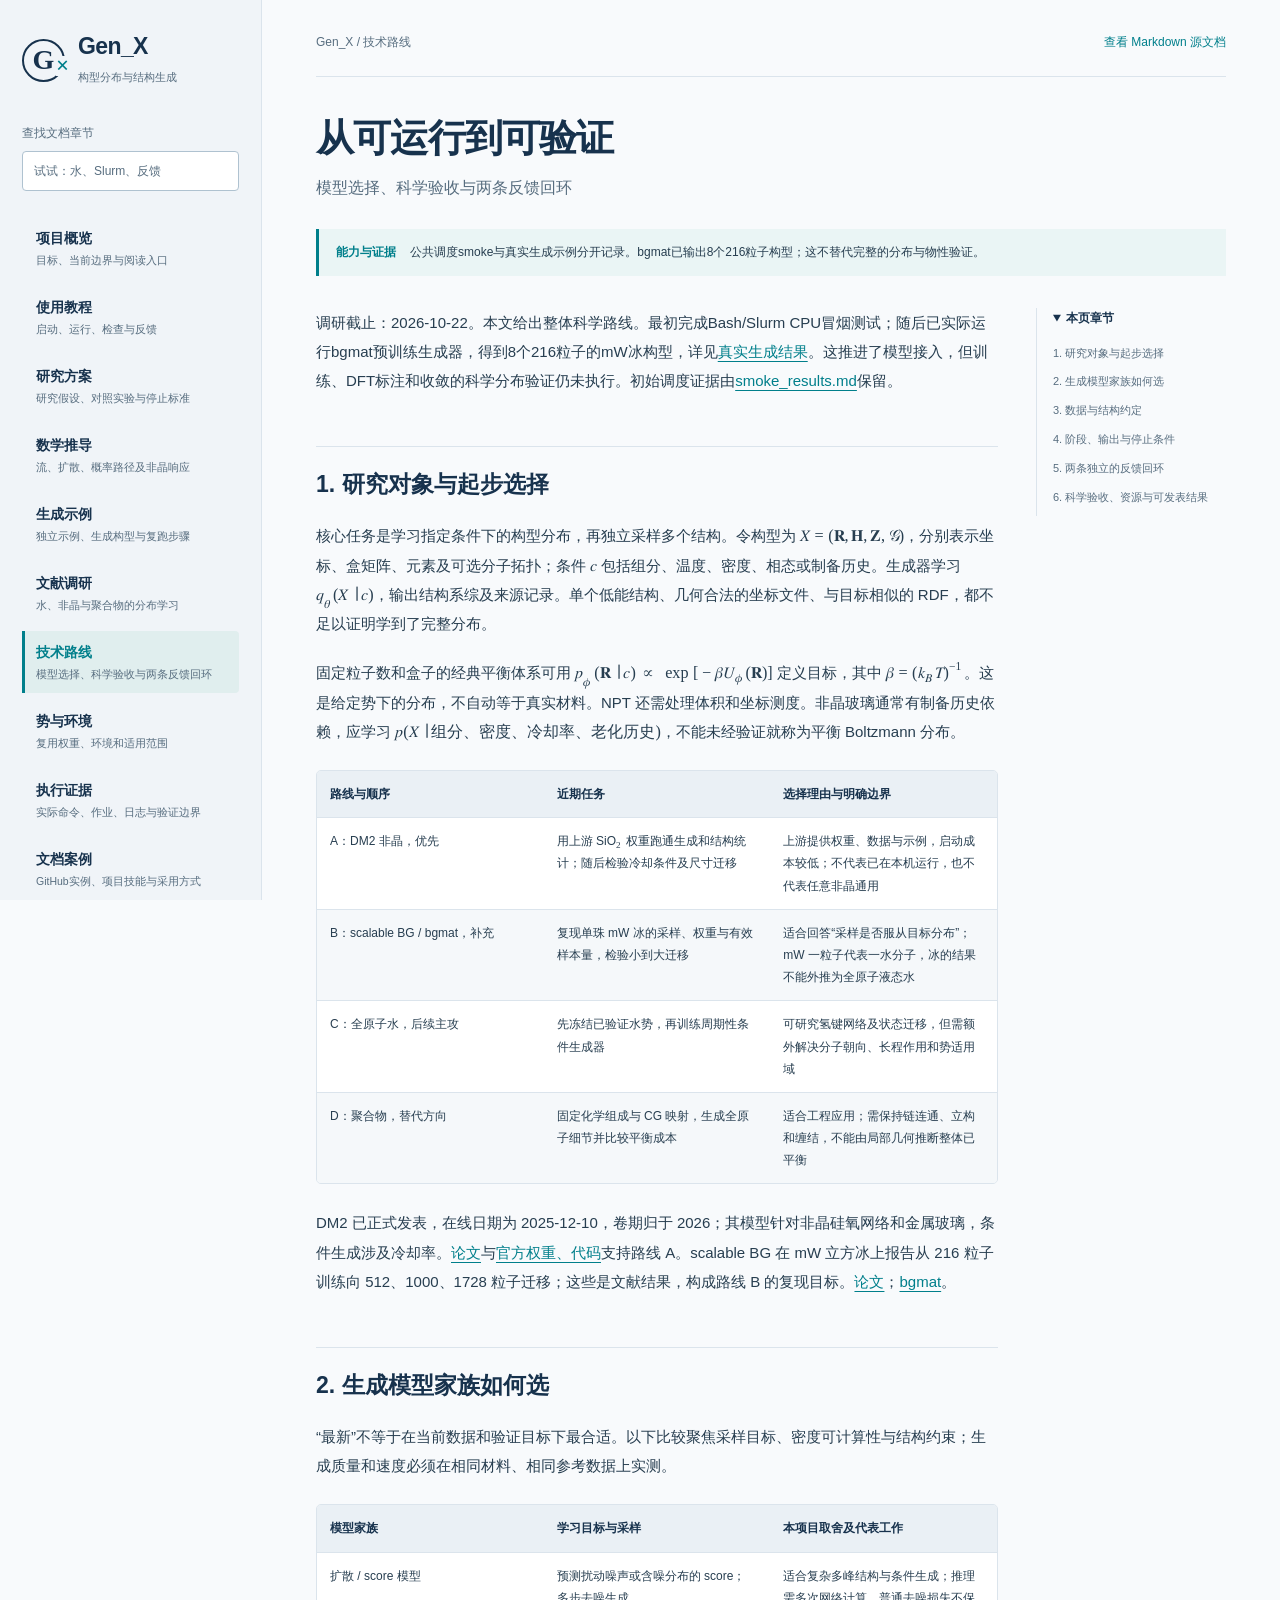
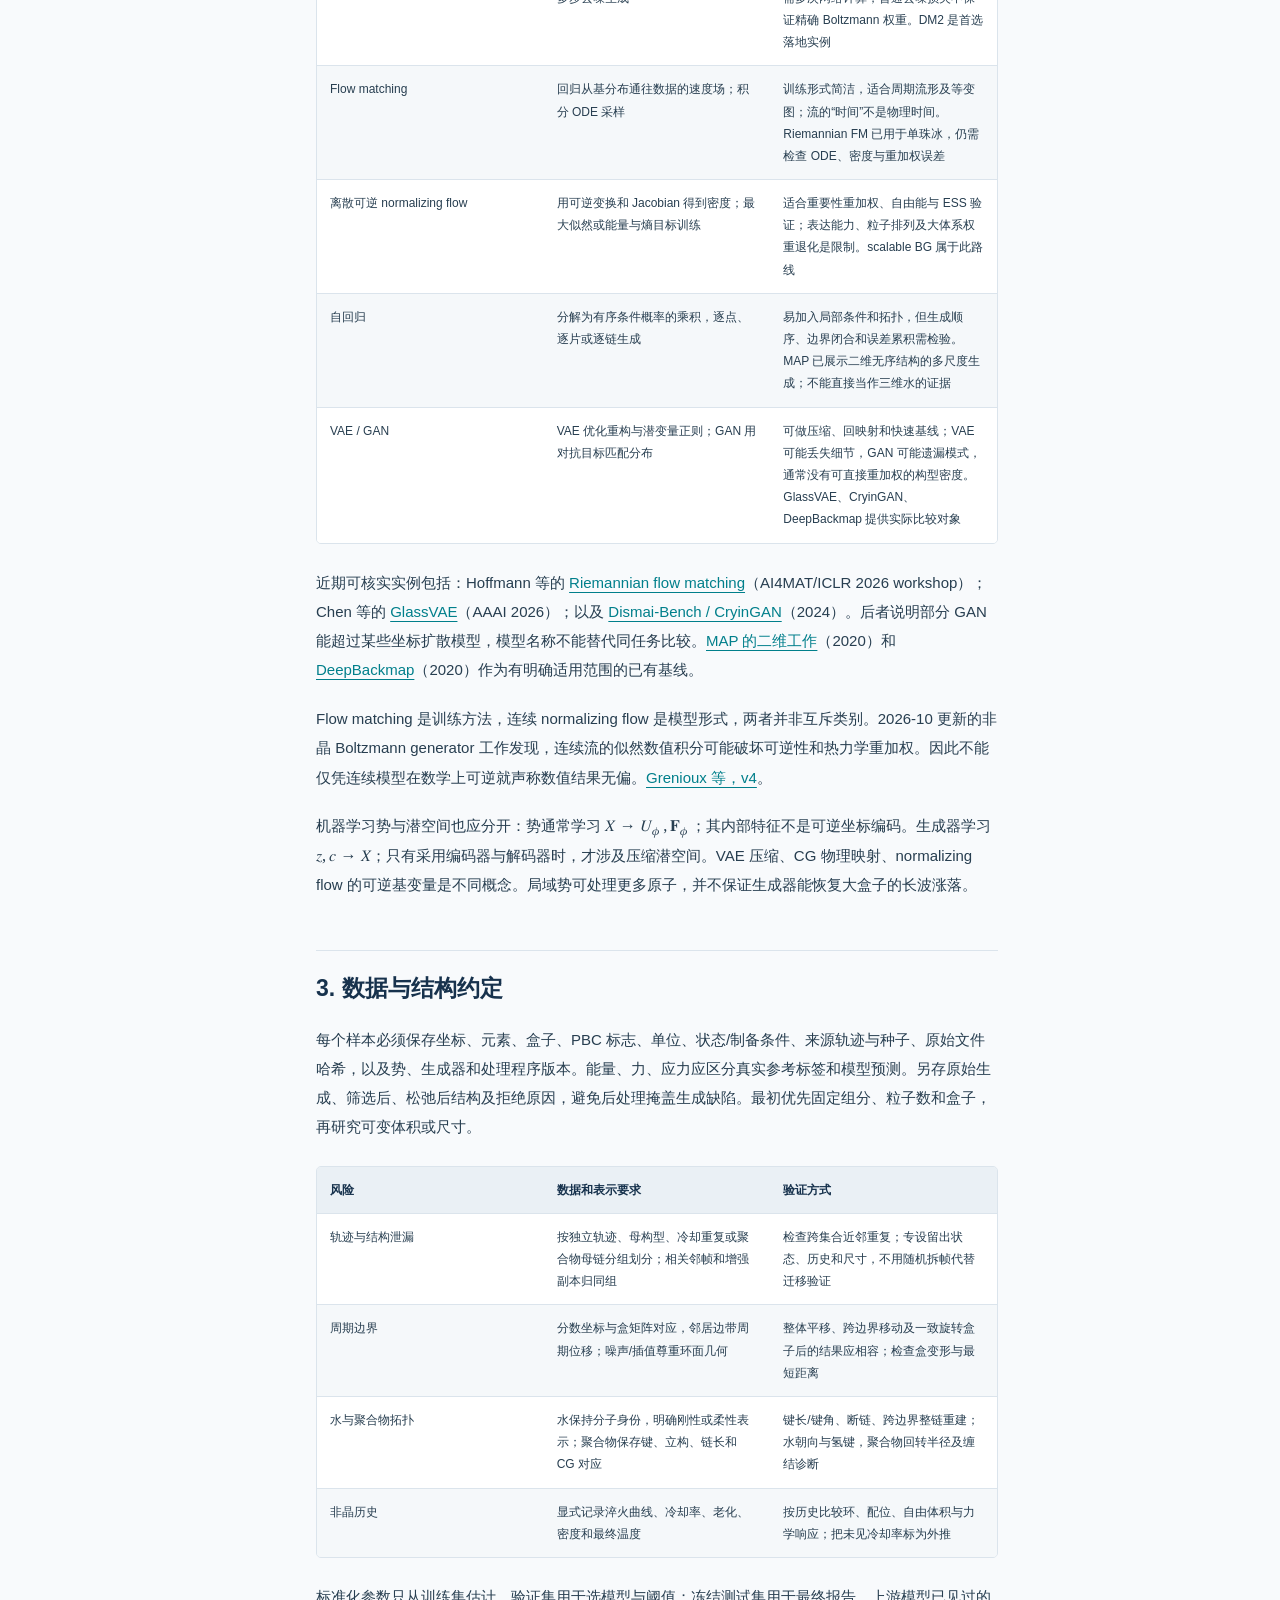
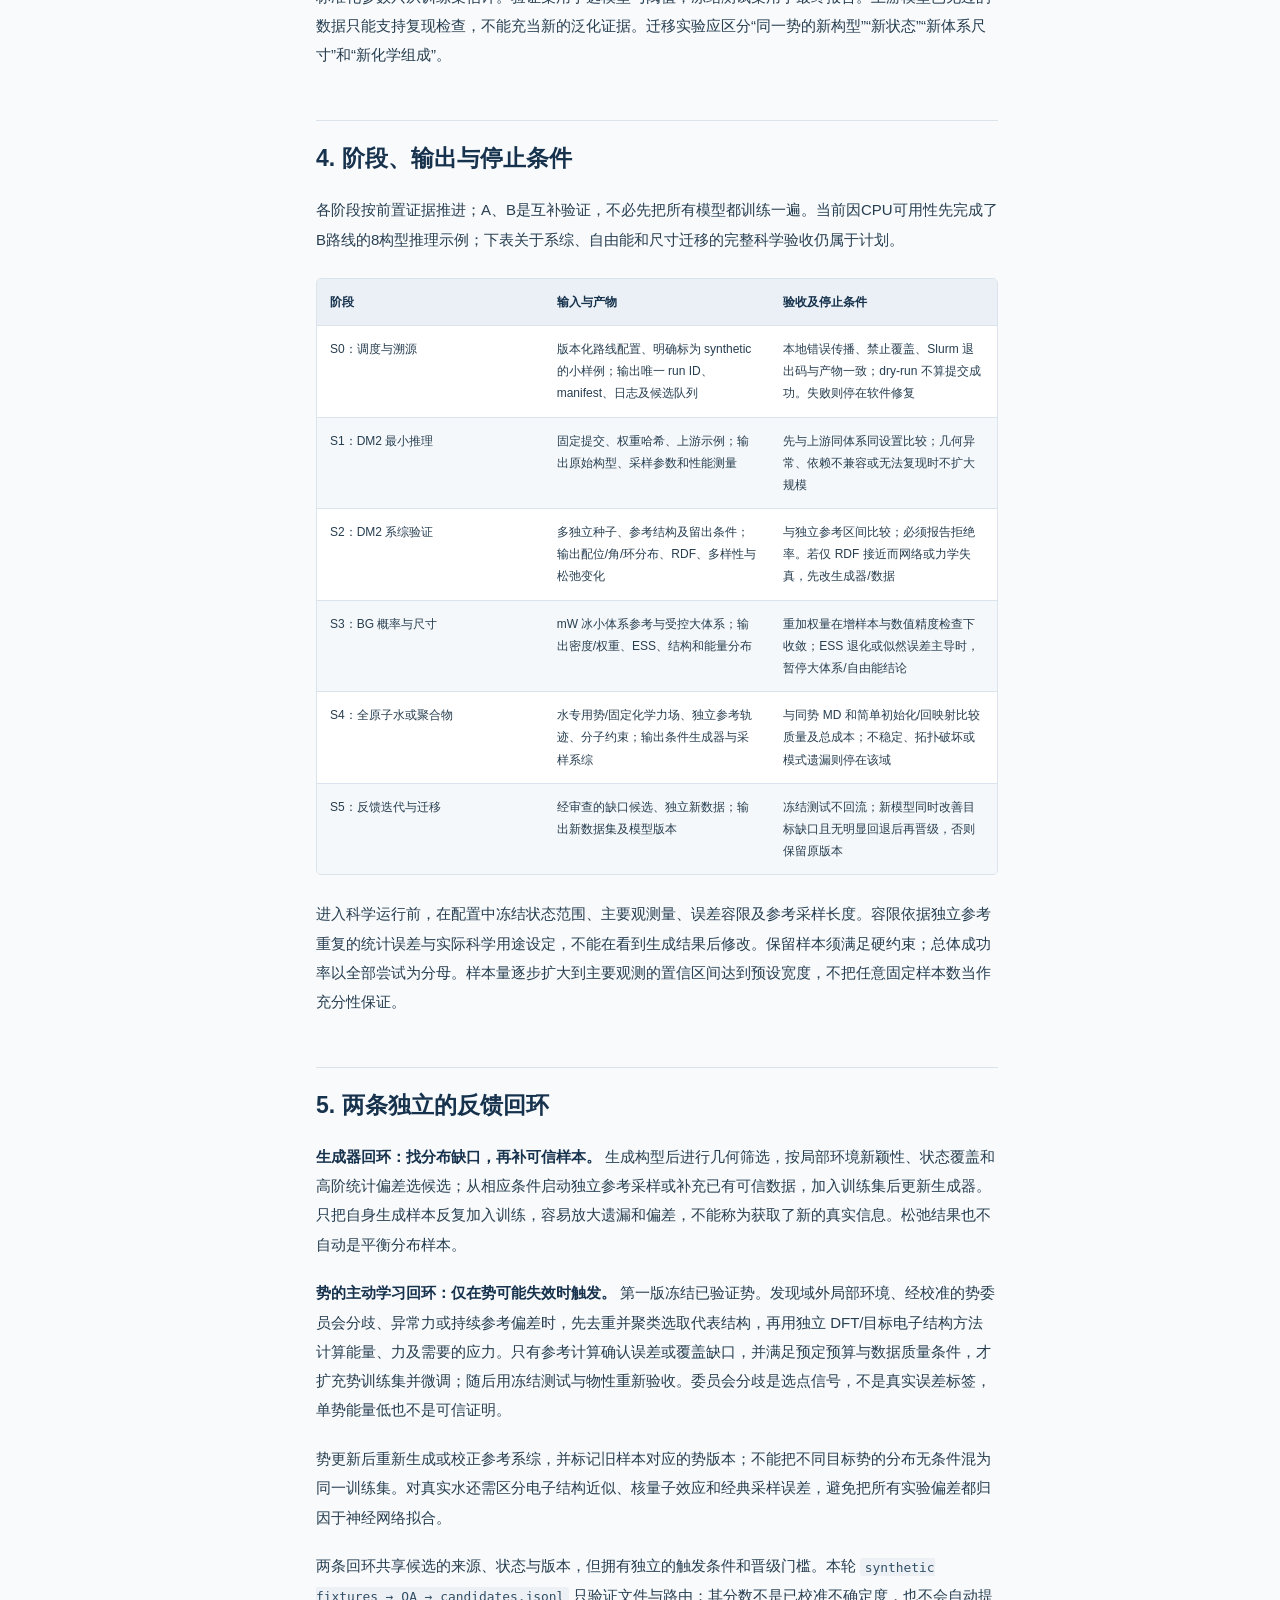
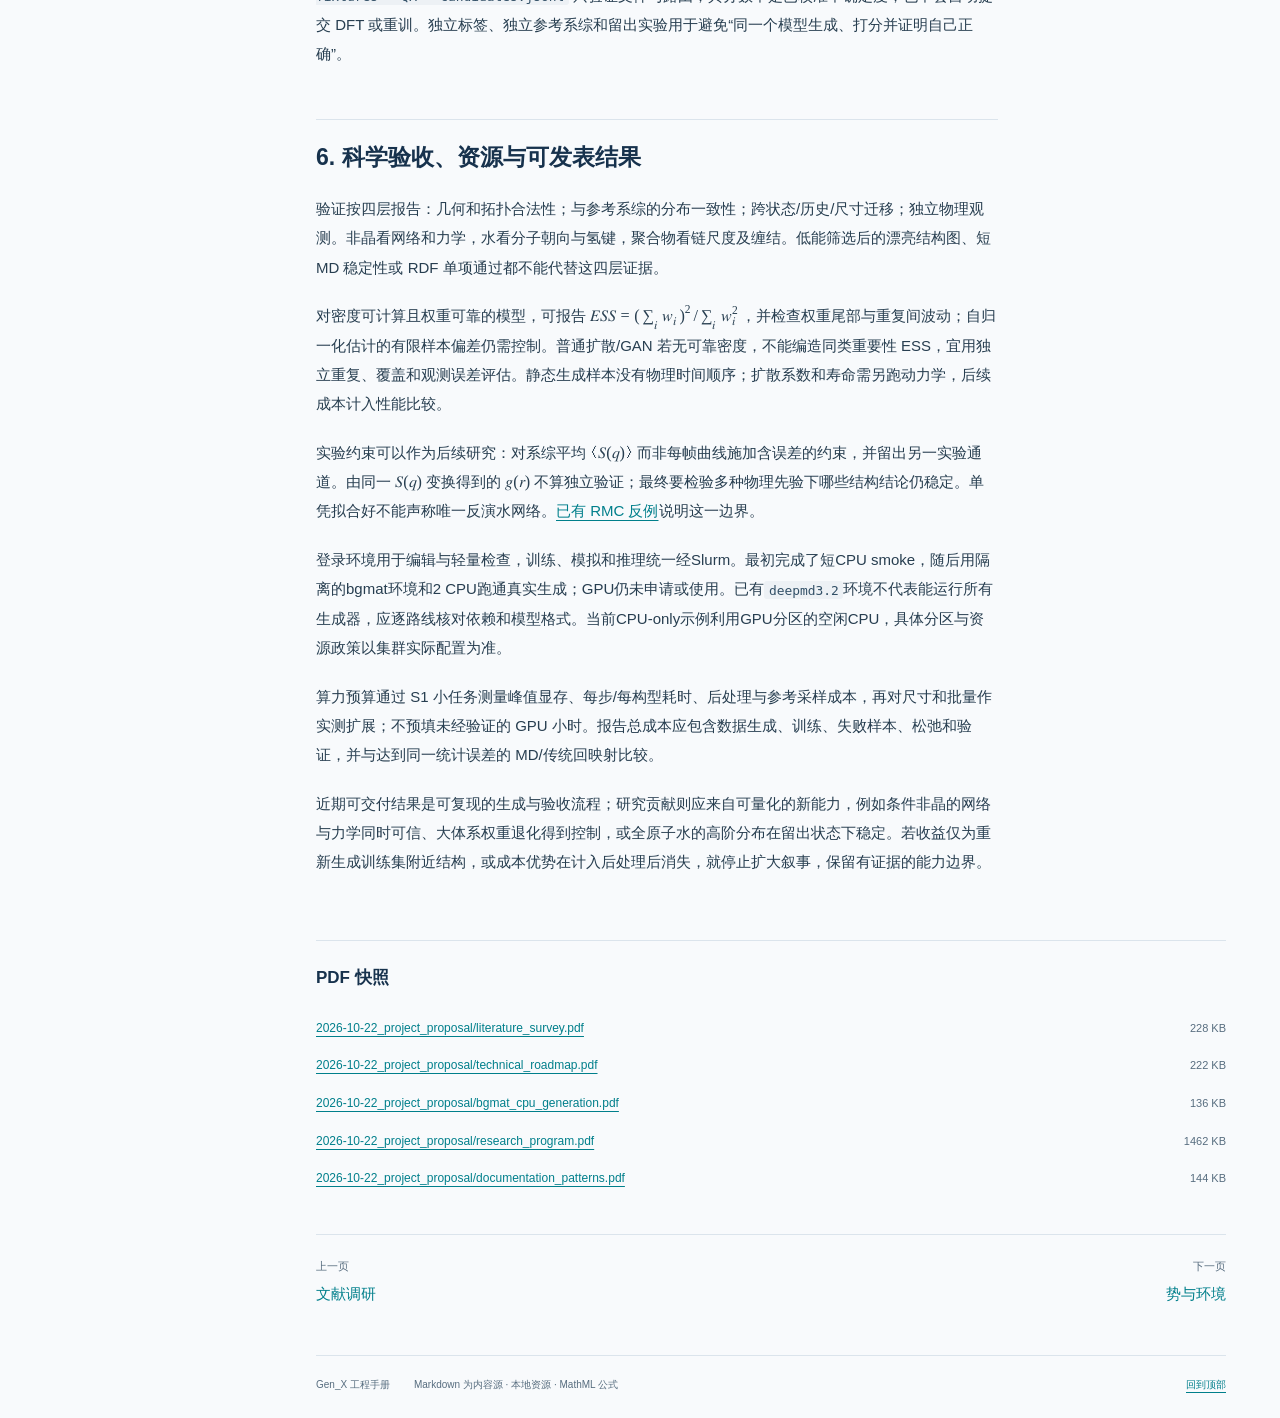
<file: site/roadmap.html>
<!doctype html>
<html lang="zh-CN">
<head>
  <meta charset="utf-8">
  <meta name="viewport" content="width=device-width, initial-scale=1">
  <meta name="description" content="模型选择、科学验收与两条反馈回环">
  <meta name="theme-color" content="#17324d">
  <title>技术路线 | Gen_X 工程手册</title>
  <link rel="stylesheet" href="assets/style.css">
  <script src="assets/search-index.js" defer></script>
  <script src="assets/site.js" defer></script>
</head>
<body>
  <a class="skip-link" href="#main">跳到正文</a>
  <header class="mobile-header"><a href="index.html">Gen_X <span>工程手册</span></a><button id="menu-toggle" aria-expanded="false" aria-controls="sidebar" type="button">目录</button></header>
  <aside class="sidebar" id="sidebar" aria-label="文档导航">
    <a class="brand" href="index.html"><span class="brand-symbol" aria-hidden="true">G<span>×</span></span><span><strong>Gen_X</strong><small>构型分布与结构生成</small></span></a>
    <div class="search"><label for="search-input">查找文档章节</label><input type="search" id="search-input" placeholder="试试：水、Slurm、反馈" autocomplete="off" aria-controls="search-results"><div id="search-results" hidden></div><span id="search-status" class="visually-hidden" role="status"></span></div>
    <nav class="primary-nav" aria-label="主要页面"><a href="index.html"><span>项目概览</span><small>目标、当前边界与阅读入口</small></a><a href="tutorial.html"><span>使用教程</span><small>启动、运行、检查与反馈</small></a><a href="research.html"><span>研究方案</span><small>研究假设、对照实验与停止标准</small></a><a href="theory.html"><span>数学推导</span><small>流、扩散、概率路径及非晶响应</small></a><a href="generation.html"><span>生成示例</span><small>独立示例、生成构型与复跑步骤</small></a><a href="literature.html"><span>文献调研</span><small>水、非晶与聚合物的分布学习</small></a><a aria-current="page" href="roadmap.html"><span>技术路线</span><small>模型选择、科学验收与两条反馈回环</small></a><a href="environment.html"><span>势与环境</span><small>复用权重、环境和适用范围</small></a><a href="evidence.html"><span>执行证据</span><small>实际命令、作业、日志与验证边界</small></a><a href="documentation.html"><span>文档案例</span><small>GitHub实例、项目技能与采用方式</small></a></nav>
    <div class="sidebar-bottom"><p><span class="status-dot" aria-hidden="true"></span>已有真实生成示例</p><small>CPU运行；科研统计验收另列</small><a href="#pdf-downloads">查看 PDF 快照</a><a href="../README.md">仓库 Markdown 入口</a></div>
  </aside>
  <main class="page" id="main" tabindex="-1">
    <div class="page-top"><span>Gen_X / 技术路线</span><a href="../docs/technical_roadmap.md">查看 Markdown 源文档</a></div>
    <header class="page-heading"><h1>从可运行到可验证</h1><p>模型选择、科学验收与两条反馈回环</p></header>
    <div class="scope-note"><strong>能力与证据</strong><span>公共调度smoke与真实生成示例分开记录。bgmat已输出8个216粒子构型；这不替代完整的分布与物性验证。</span></div>
    <div class="article-grid"><article class="prose"><p>调研截止：2026-10-22。本文给出整体科学路线。最初完成Bash/Slurm CPU冒烟测试；随后已实际运行bgmat预训练生成器，得到8个216粒子的mW冰构型，详见<a href="generation.html">真实生成结果</a>。这推进了模型接入，但训练、DFT标注和收敛的科学分布验证仍未执行。初始调度证据由<a href="evidence.html">smoke_results.md</a>保留。</p><h2 id="研究对象与起步选择">1. 研究对象与起步选择</h2><p>核心任务是学习指定条件下的构型分布，再独立采样多个结构。令构型为 <math display="inline" xmlns="http://www.w3.org/1998/Math/MathML"><semantics><mrow><mi>X</mi><mo>=</mo><mo stretchy="false" form="prefix">(</mo><mstyle mathvariant="bold"><mi>𝐑</mi></mstyle><mo>,</mo><mstyle mathvariant="bold"><mi>𝐇</mi></mstyle><mo>,</mo><mstyle mathvariant="bold"><mi>𝐙</mi></mstyle><mo>,</mo><mstyle mathvariant="script"><mi>𝒢</mi></mstyle><mo stretchy="false" form="postfix">)</mo></mrow><annotation encoding="application/x-tex">X=(\mathbf R,\mathbf H,\mathbf Z,\mathcal G)</annotation></semantics></math>，分别表示坐标、盒矩阵、元素及可选分子拓扑；条件 <math display="inline" xmlns="http://www.w3.org/1998/Math/MathML"><semantics><mi>c</mi><annotation encoding="application/x-tex">c</annotation></semantics></math> 包括组分、温度、密度、相态或制备历史。生成器学习 <math display="inline" xmlns="http://www.w3.org/1998/Math/MathML"><semantics><mrow><msub><mi>q</mi><mi>θ</mi></msub><mo stretchy="false" form="prefix">(</mo><mi>X</mi><mo>∣</mo><mi>c</mi><mo stretchy="false" form="postfix">)</mo></mrow><annotation encoding="application/x-tex">q_\theta(X\mid c)</annotation></semantics></math>，输出结构系综及来源记录。单个低能结构、几何合法的坐标文件、与目标相似的 RDF，都不足以证明学到了完整分布。</p><p>固定粒子数和盒子的经典平衡体系可用 <math display="inline" xmlns="http://www.w3.org/1998/Math/MathML"><semantics><mrow><msub><mi>p</mi><mi>ϕ</mi></msub><mo stretchy="false" form="prefix">(</mo><mstyle mathvariant="bold"><mi>𝐑</mi></mstyle><mo>∣</mo><mi>c</mi><mo stretchy="false" form="postfix">)</mo><mo>∝</mo><mo>exp</mo><mo stretchy="false" form="prefix">[</mo><mo>−</mo><mi>β</mi><msub><mi>U</mi><mi>ϕ</mi></msub><mo stretchy="false" form="prefix">(</mo><mstyle mathvariant="bold"><mi>𝐑</mi></mstyle><mo stretchy="false" form="postfix">)</mo><mo stretchy="false" form="postfix">]</mo></mrow><annotation encoding="application/x-tex">p_\phi(\mathbf R\mid c)\propto\exp[-\beta U_\phi(\mathbf R)]</annotation></semantics></math> 定义目标，其中 <math display="inline" xmlns="http://www.w3.org/1998/Math/MathML"><semantics><mrow><mi>β</mi><mo>=</mo><mo stretchy="false" form="prefix">(</mo><msub><mi>k</mi><mi>B</mi></msub><mi>T</mi><msup><mo stretchy="false" form="postfix">)</mo><mrow><mo>−</mo><mn>1</mn></mrow></msup></mrow><annotation encoding="application/x-tex">\beta=(k_BT)^{-1}</annotation></semantics></math>。这是给定势下的分布，不自动等于真实材料。NPT 还需处理体积和坐标测度。非晶玻璃通常有制备历史依赖，应学习 <math display="inline" xmlns="http://www.w3.org/1998/Math/MathML"><semantics><mrow><mi>p</mi><mo stretchy="false" form="prefix">(</mo><mi>X</mi><mo>∣</mo><mtext mathvariant="normal">组分、密度、冷却率、老化历史</mtext><mo stretchy="false" form="postfix">)</mo></mrow><annotation encoding="application/x-tex">p(X\mid\text{组分、密度、冷却率、老化历史})</annotation></semantics></math>，不能未经验证就称为平衡 Boltzmann 分布。</p><table><colgroup><col style="width: 33%" /><col style="width: 33%" /><col style="width: 33%" /></colgroup><thead><tr class="header"><th>路线与顺序</th><th>近期任务</th><th>选择理由与明确边界</th></tr></thead><tbody><tr class="odd"><td>A：DM2 非晶，优先</td><td>用上游 SiO<math display="inline" xmlns="http://www.w3.org/1998/Math/MathML"><semantics><msub><mi></mi><mn>2</mn></msub><annotation encoding="application/x-tex">_2</annotation></semantics></math> 权重跑通生成和结构统计；随后检验冷却条件及尺寸迁移</td><td>上游提供权重、数据与示例，启动成本较低；不代表已在本机运行，也不代表任意非晶通用</td></tr><tr class="even"><td>B：scalable BG / bgmat，补充</td><td>复现单珠 mW 冰的采样、权重与有效样本量，检验小到大迁移</td><td>适合回答“采样是否服从目标分布”；mW 一粒子代表一水分子，冰的结果不能外推为全原子液态水</td></tr><tr class="odd"><td>C：全原子水，后续主攻</td><td>先冻结已验证水势，再训练周期性条件生成器</td><td>可研究氢键网络及状态迁移，但需额外解决分子朝向、长程作用和势适用域</td></tr><tr class="even"><td>D：聚合物，替代方向</td><td>固定化学组成与 CG 映射，生成全原子细节并比较平衡成本</td><td>适合工程应用；需保持链连通、立构和缠结，不能由局部几何推断整体已平衡</td></tr></tbody></table><p>DM2 已正式发表，在线日期为 2025-12-10，卷期归于 2026；其模型针对非晶硅氧网络和金属玻璃，条件生成涉及冷却率。<a href="https://doi.org/10.1038/s41524-025-01901-1">论文</a>与<a href="https://github.com/digital-synthesis-lab/DM2">官方权重、代码</a>支持路线 A。scalable BG 在 mW 立方冰上报告从 216 粒子训练向 512、1000、1728 粒子迁移；这些是文献结果，构成路线 B 的复现目标。<a href="https://www.nature.com/articles/s41467-026-73900-9">论文</a>；<a href="https://github.com/maxschebek/bgmat">bgmat</a>。</p><h2 id="生成模型家族如何选">2. 生成模型家族如何选</h2><p>“最新”不等于在当前数据和验证目标下最合适。以下比较聚焦采样目标、密度可计算性与结构约束；生成质量和速度必须在相同材料、相同参考数据上实测。</p><table><colgroup><col style="width: 33%" /><col style="width: 33%" /><col style="width: 33%" /></colgroup><thead><tr class="header"><th>模型家族</th><th>学习目标与采样</th><th>本项目取舍及代表工作</th></tr></thead><tbody><tr class="odd"><td>扩散 / score 模型</td><td>预测扰动噪声或含噪分布的 score；多步去噪生成</td><td>适合复杂多峰结构与条件生成；推理需多次网络计算，普通去噪损失不保证精确 Boltzmann 权重。DM2 是首选落地实例</td></tr><tr class="even"><td>Flow matching</td><td>回归从基分布通往数据的速度场；积分 ODE 采样</td><td>训练形式简洁，适合周期流形及等变图；流的“时间”不是物理时间。Riemannian FM 已用于单珠冰，仍需检查 ODE、密度与重加权误差</td></tr><tr class="odd"><td>离散可逆 normalizing flow</td><td>用可逆变换和 Jacobian 得到密度；最大似然或能量与熵目标训练</td><td>适合重要性重加权、自由能与 ESS 验证；表达能力、粒子排列及大体系权重退化是限制。scalable BG 属于此路线</td></tr><tr class="even"><td>自回归</td><td>分解为有序条件概率的乘积，逐点、逐片或逐链生成</td><td>易加入局部条件和拓扑，但生成顺序、边界闭合和误差累积需检验。MAP 已展示二维无序结构的多尺度生成；不能直接当作三维水的证据</td></tr><tr class="odd"><td>VAE / GAN</td><td>VAE 优化重构与潜变量正则；GAN 用对抗目标匹配分布</td><td>可做压缩、回映射和快速基线；VAE 可能丢失细节，GAN 可能遗漏模式，通常没有可直接重加权的构型密度。GlassVAE、CryinGAN、DeepBackmap 提供实际比较对象</td></tr></tbody></table><p>近期可核实实例包括：Hoffmann 等的 <a href="https://arxiv.org/abs/2602.18482v2">Riemannian flow matching</a>（AI4MAT/ICLR 2026 workshop）；Chen 等的 <a href="https://doi.org/10.1609/aaai.v40i1.36967">GlassVAE</a>（AAAI 2026）；以及 <a href="https://pubs.rsc.org/en/content/articlehtml/2024/dd/d4dd00100a">Dismai-Bench / CryinGAN</a>（2024）。后者说明部分 GAN 能超过某些坐标扩散模型，模型名称不能替代同任务比较。<a href="https://doi.org/10.1021/acs.jpclett.0c02535">MAP 的二维工作</a>（2020）和 <a href="https://doi.org/10.1088/2632-2153/abb6d4">DeepBackmap</a>（2020）作为有明确适用范围的已有基线。</p><p>Flow matching 是训练方法，连续 normalizing flow 是模型形式，两者并非互斥类别。2026-10 更新的非晶 Boltzmann generator 工作发现，连续流的似然数值积分可能破坏可逆性和热力学重加权。因此不能仅凭连续模型在数学上可逆就声称数值结果无偏。<a href="https://arxiv.org/abs/2512.16607v4">Grenioux 等，v4</a>。</p><p>机器学习势与潜空间也应分开：势通常学习 <math display="inline" xmlns="http://www.w3.org/1998/Math/MathML"><semantics><mrow><mi>X</mi><mo>→</mo><msub><mi>U</mi><mi>ϕ</mi></msub><mo>,</mo><msub><mstyle mathvariant="bold"><mi>𝐅</mi></mstyle><mi>ϕ</mi></msub></mrow><annotation encoding="application/x-tex">X\rightarrow U_\phi,\mathbf F_\phi</annotation></semantics></math>；其内部特征不是可逆坐标编码。生成器学习 <math display="inline" xmlns="http://www.w3.org/1998/Math/MathML"><semantics><mrow><mi>z</mi><mo>,</mo><mi>c</mi><mo>→</mo><mi>X</mi></mrow><annotation encoding="application/x-tex">z,c\rightarrow X</annotation></semantics></math>；只有采用编码器与解码器时，才涉及压缩潜空间。VAE 压缩、CG 物理映射、normalizing flow 的可逆基变量是不同概念。局域势可处理更多原子，并不保证生成器能恢复大盒子的长波涨落。</p><h2 id="数据与结构约定">3. 数据与结构约定</h2><p>每个样本必须保存坐标、元素、盒子、PBC 标志、单位、状态/制备条件、来源轨迹与种子、原始文件哈希，以及势、生成器和处理程序版本。能量、力、应力应区分真实参考标签和模型预测。另存原始生成、筛选后、松弛后结构及拒绝原因，避免后处理掩盖生成缺陷。最初优先固定组分、粒子数和盒子，再研究可变体积或尺寸。</p><table><colgroup><col style="width: 33%" /><col style="width: 33%" /><col style="width: 33%" /></colgroup><thead><tr class="header"><th>风险</th><th>数据和表示要求</th><th>验证方式</th></tr></thead><tbody><tr class="odd"><td>轨迹与结构泄漏</td><td>按独立轨迹、母构型、冷却重复或聚合物母链分组划分；相关邻帧和增强副本归同组</td><td>检查跨集合近邻重复；专设留出状态、历史和尺寸，不用随机拆帧代替迁移验证</td></tr><tr class="even"><td>周期边界</td><td>分数坐标与盒矩阵对应，邻居边带周期位移；噪声/插值尊重环面几何</td><td>整体平移、跨边界移动及一致旋转盒子后的结果应相容；检查盒变形与最短距离</td></tr><tr class="odd"><td>水与聚合物拓扑</td><td>水保持分子身份，明确刚性或柔性表示；聚合物保存键、立构、链长和 CG 对应</td><td>键长/键角、断链、跨边界整链重建；水朝向与氢键，聚合物回转半径及缠结诊断</td></tr><tr class="even"><td>非晶历史</td><td>显式记录淬火曲线、冷却率、老化、密度和最终温度</td><td>按历史比较环、配位、自由体积与力学响应；把未见冷却率标为外推</td></tr></tbody></table><p>标准化参数只从训练集估计。验证集用于选模型与阈值；冻结测试集用于最终报告。上游模型已见过的数据只能支持复现检查，不能充当新的泛化证据。迁移实验应区分“同一势的新构型”“新状态”“新体系尺寸”和“新化学组成”。</p><h2 id="阶段输出与停止条件">4. 阶段、输出与停止条件</h2><p>各阶段按前置证据推进；A、B是互补验证，不必先把所有模型都训练一遍。当前因CPU可用性先完成了B路线的8构型推理示例；下表关于系综、自由能和尺寸迁移的完整科学验收仍属于计划。</p><table><colgroup><col style="width: 33%" /><col style="width: 33%" /><col style="width: 33%" /></colgroup><thead><tr class="header"><th>阶段</th><th>输入与产物</th><th>验收及停止条件</th></tr></thead><tbody><tr class="odd"><td>S0：调度与溯源</td><td>版本化路线配置、明确标为 synthetic 的小样例；输出唯一 run ID、manifest、日志及候选队列</td><td>本地错误传播、禁止覆盖、Slurm 退出码与产物一致；dry-run 不算提交成功。失败则停在软件修复</td></tr><tr class="even"><td>S1：DM2 最小推理</td><td>固定提交、权重哈希、上游示例；输出原始构型、采样参数和性能测量</td><td>先与上游同体系同设置比较；几何异常、依赖不兼容或无法复现时不扩大规模</td></tr><tr class="odd"><td>S2：DM2 系综验证</td><td>多独立种子、参考结构及留出条件；输出配位/角/环分布、RDF、多样性与松弛变化</td><td>与独立参考区间比较；必须报告拒绝率。若仅 RDF 接近而网络或力学失真，先改生成器/数据</td></tr><tr class="even"><td>S3：BG 概率与尺寸</td><td>mW 冰小体系参考与受控大体系；输出密度/权重、ESS、结构和能量分布</td><td>重加权量在增样本与数值精度检查下收敛；ESS 退化或似然误差主导时，暂停大体系/自由能结论</td></tr><tr class="odd"><td>S4：全原子水或聚合物</td><td>水专用势/固定化学力场、独立参考轨迹、分子约束；输出条件生成器与采样系综</td><td>与同势 MD 和简单初始化/回映射比较质量及总成本；不稳定、拓扑破坏或模式遗漏则停在该域</td></tr><tr class="even"><td>S5：反馈迭代与迁移</td><td>经审查的缺口候选、独立新数据；输出新数据集及模型版本</td><td>冻结测试不回流；新模型同时改善目标缺口且无明显回退后再晋级，否则保留原版本</td></tr></tbody></table><p>进入科学运行前，在配置中冻结状态范围、主要观测量、误差容限及参考采样长度。容限依据独立参考重复的统计误差与实际科学用途设定，不能在看到生成结果后修改。保留样本须满足硬约束；总体成功率以全部尝试为分母。样本量逐步扩大到主要观测的置信区间达到预设宽度，不把任意固定样本数当作充分性保证。</p><h2 id="两条独立的反馈回环">5. 两条独立的反馈回环</h2><p><strong>生成器回环：找分布缺口，再补可信样本。</strong> 生成构型后进行几何筛选，按局部环境新颖性、状态覆盖和高阶统计偏差选候选；从相应条件启动独立参考采样或补充已有可信数据，加入训练集后更新生成器。只把自身生成样本反复加入训练，容易放大遗漏和偏差，不能称为获取了新的真实信息。松弛结果也不自动是平衡分布样本。</p><p><strong>势的主动学习回环：仅在势可能失效时触发。</strong> 第一版冻结已验证势。发现域外局部环境、经校准的势委员会分歧、异常力或持续参考偏差时，先去重并聚类选取代表结构，再用独立 DFT/目标电子结构方法计算能量、力及需要的应力。只有参考计算确认误差或覆盖缺口，并满足预定预算与数据质量条件，才扩充势训练集并微调；随后用冻结测试与物性重新验收。委员会分歧是选点信号，不是真实误差标签，单势能量低也不是可信证明。</p><p>势更新后重新生成或校正参考系综，并标记旧样本对应的势版本；不能把不同目标势的分布无条件混为同一训练集。对真实水还需区分电子结构近似、核量子效应和经典采样误差，避免把所有实验偏差都归因于神经网络拟合。</p><p>两条回环共享候选的来源、状态与版本，但拥有独立的触发条件和晋级门槛。本轮 <code>synthetic fixtures → QA → candidates.jsonl</code> 只验证文件与路由；其分数不是已校准不确定度，也不会自动提交 DFT 或重训。独立标签、独立参考系综和留出实验用于避免“同一个模型生成、打分并证明自己正确”。</p><h2 id="科学验收资源与可发表结果">6. 科学验收、资源与可发表结果</h2><p>验证按四层报告：几何和拓扑合法性；与参考系综的分布一致性；跨状态/历史/尺寸迁移；独立物理观测。非晶看网络和力学，水看分子朝向与氢键，聚合物看链尺度及缠结。低能筛选后的漂亮结构图、短 MD 稳定性或 RDF 单项通过都不能代替这四层证据。</p><p>对密度可计算且权重可靠的模型，可报告 <math display="inline" xmlns="http://www.w3.org/1998/Math/MathML"><semantics><mrow><mstyle mathvariant="normal"><mi>E</mi><mi>S</mi><mi>S</mi></mstyle><mo>=</mo><mo stretchy="false" form="prefix">(</mo><msub><mo>∑</mo><mi>i</mi></msub><msub><mi>w</mi><mi>i</mi></msub><msup><mo stretchy="false" form="postfix">)</mo><mn>2</mn></msup><mi>/</mi><msub><mo>∑</mo><mi>i</mi></msub><msubsup><mi>w</mi><mi>i</mi><mn>2</mn></msubsup></mrow><annotation encoding="application/x-tex">\mathrm{ESS}=(\sum_i w_i)^2/\sum_iw_i^2</annotation></semantics></math>，并检查权重尾部与重复间波动；自归一化估计的有限样本偏差仍需控制。普通扩散/GAN 若无可靠密度，不能编造同类重要性 ESS，宜用独立重复、覆盖和观测误差评估。静态生成样本没有物理时间顺序；扩散系数和寿命需另跑动力学，后续成本计入性能比较。</p><p>实验约束可以作为后续研究：对系综平均 <math display="inline" xmlns="http://www.w3.org/1998/Math/MathML"><semantics><mrow><mo stretchy="false" form="prefix">⟨</mo><mi>S</mi><mo stretchy="false" form="prefix">(</mo><mi>q</mi><mo stretchy="false" form="postfix">)</mo><mo stretchy="false" form="postfix">⟩</mo></mrow><annotation encoding="application/x-tex">\langle S(q)\rangle</annotation></semantics></math> 而非每帧曲线施加含误差的约束，并留出另一实验通道。由同一 <math display="inline" xmlns="http://www.w3.org/1998/Math/MathML"><semantics><mrow><mi>S</mi><mo stretchy="false" form="prefix">(</mo><mi>q</mi><mo stretchy="false" form="postfix">)</mo></mrow><annotation encoding="application/x-tex">S(q)</annotation></semantics></math> 变换得到的 <math display="inline" xmlns="http://www.w3.org/1998/Math/MathML"><semantics><mrow><mi>g</mi><mo stretchy="false" form="prefix">(</mo><mi>r</mi><mo stretchy="false" form="postfix">)</mo></mrow><annotation encoding="application/x-tex">g(r)</annotation></semantics></math> 不算独立验证；最终要检验多种物理先验下哪些结构结论仍稳定。单凭拟合好不能声称唯一反演水网络。<a href="https://pubmed.ncbi.nlm.nih.gov/19044830/">已有 RMC 反例</a>说明这一边界。</p><p>登录环境用于编辑与轻量检查，训练、模拟和推理统一经Slurm。最初完成了短CPU smoke，随后用隔离的bgmat环境和2 CPU跑通真实生成；GPU仍未申请或使用。已有<code>deepmd3.2</code>环境不代表能运行所有生成器，应逐路线核对依赖和模型格式。当前CPU-only示例利用GPU分区的空闲CPU，具体分区与资源政策以集群实际配置为准。</p><p>算力预算通过 S1 小任务测量峰值显存、每步/每构型耗时、后处理与参考采样成本，再对尺寸和批量作实测扩展；不预填未经验证的 GPU 小时。报告总成本应包含数据生成、训练、失败样本、松弛和验证，并与达到同一统计误差的 MD/传统回映射比较。</p><p>近期可交付结果是可复现的生成与验收流程；研究贡献则应来自可量化的新能力，例如条件非晶的网络与力学同时可信、大体系权重退化得到控制，或全原子水的高阶分布在留出状态下稳定。若收益仅为重新生成训练集附近结构，或成本优势在计入后处理后消失，就停止扩大叙事，保留有证据的能力边界。</p>
</article><aside class="toc" aria-label="本页章节"><details open><summary>本页章节</summary><ol><li class="level-h2"><a href="#%E7%A0%94%E7%A9%B6%E5%AF%B9%E8%B1%A1%E4%B8%8E%E8%B5%B7%E6%AD%A5%E9%80%89%E6%8B%A9">1. 研究对象与起步选择</a></li><li class="level-h2"><a href="#%E7%94%9F%E6%88%90%E6%A8%A1%E5%9E%8B%E5%AE%B6%E6%97%8F%E5%A6%82%E4%BD%95%E9%80%89">2. 生成模型家族如何选</a></li><li class="level-h2"><a href="#%E6%95%B0%E6%8D%AE%E4%B8%8E%E7%BB%93%E6%9E%84%E7%BA%A6%E5%AE%9A">3. 数据与结构约定</a></li><li class="level-h2"><a href="#%E9%98%B6%E6%AE%B5%E8%BE%93%E5%87%BA%E4%B8%8E%E5%81%9C%E6%AD%A2%E6%9D%A1%E4%BB%B6">4. 阶段、输出与停止条件</a></li><li class="level-h2"><a href="#%E4%B8%A4%E6%9D%A1%E7%8B%AC%E7%AB%8B%E7%9A%84%E5%8F%8D%E9%A6%88%E5%9B%9E%E7%8E%AF">5. 两条独立的反馈回环</a></li><li class="level-h2"><a href="#%E7%A7%91%E5%AD%A6%E9%AA%8C%E6%94%B6%E8%B5%84%E6%BA%90%E4%B8%8E%E5%8F%AF%E5%8F%91%E8%A1%A8%E7%BB%93%E6%9E%9C">6. 科学验收、资源与可发表结果</a></li></ol></details></aside></div>
    <section class="downloads" id="pdf-downloads" aria-labelledby="pdf-title"><h2 id="pdf-title">PDF 快照</h2><ul class="download-list"><li><a href="../reports/2026-10-22_project_proposal/literature_survey.pdf">2026-10-22_project_proposal/literature_survey.pdf</a><span>228 KB</span></li><li><a href="../reports/2026-10-22_project_proposal/technical_roadmap.pdf">2026-10-22_project_proposal/technical_roadmap.pdf</a><span>222 KB</span></li><li><a href="../reports/2026-10-22_project_proposal/bgmat_cpu_generation.pdf">2026-10-22_project_proposal/bgmat_cpu_generation.pdf</a><span>136 KB</span></li><li><a href="../reports/2026-10-22_project_proposal/research_program.pdf">2026-10-22_project_proposal/research_program.pdf</a><span>1462 KB</span></li><li><a href="../reports/2026-10-22_project_proposal/documentation_patterns.pdf">2026-10-22_project_proposal/documentation_patterns.pdf</a><span>144 KB</span></li></ul></section>
    <nav class="adjacent" aria-label="相邻页面"><a href="literature.html"><small>上一页</small><span>文献调研</span></a><a href="environment.html"><small>下一页</small><span>势与环境</span></a></nav>
    <footer class="page-footer"><span>Gen_X 工程手册</span><span>Markdown 为内容源 · 本地资源 · MathML 公式</span><a href="#main">回到顶部</a></footer>
  </main>
  <span id="copy-status" class="visually-hidden" role="status"></span>
</body>
</html>
</file>
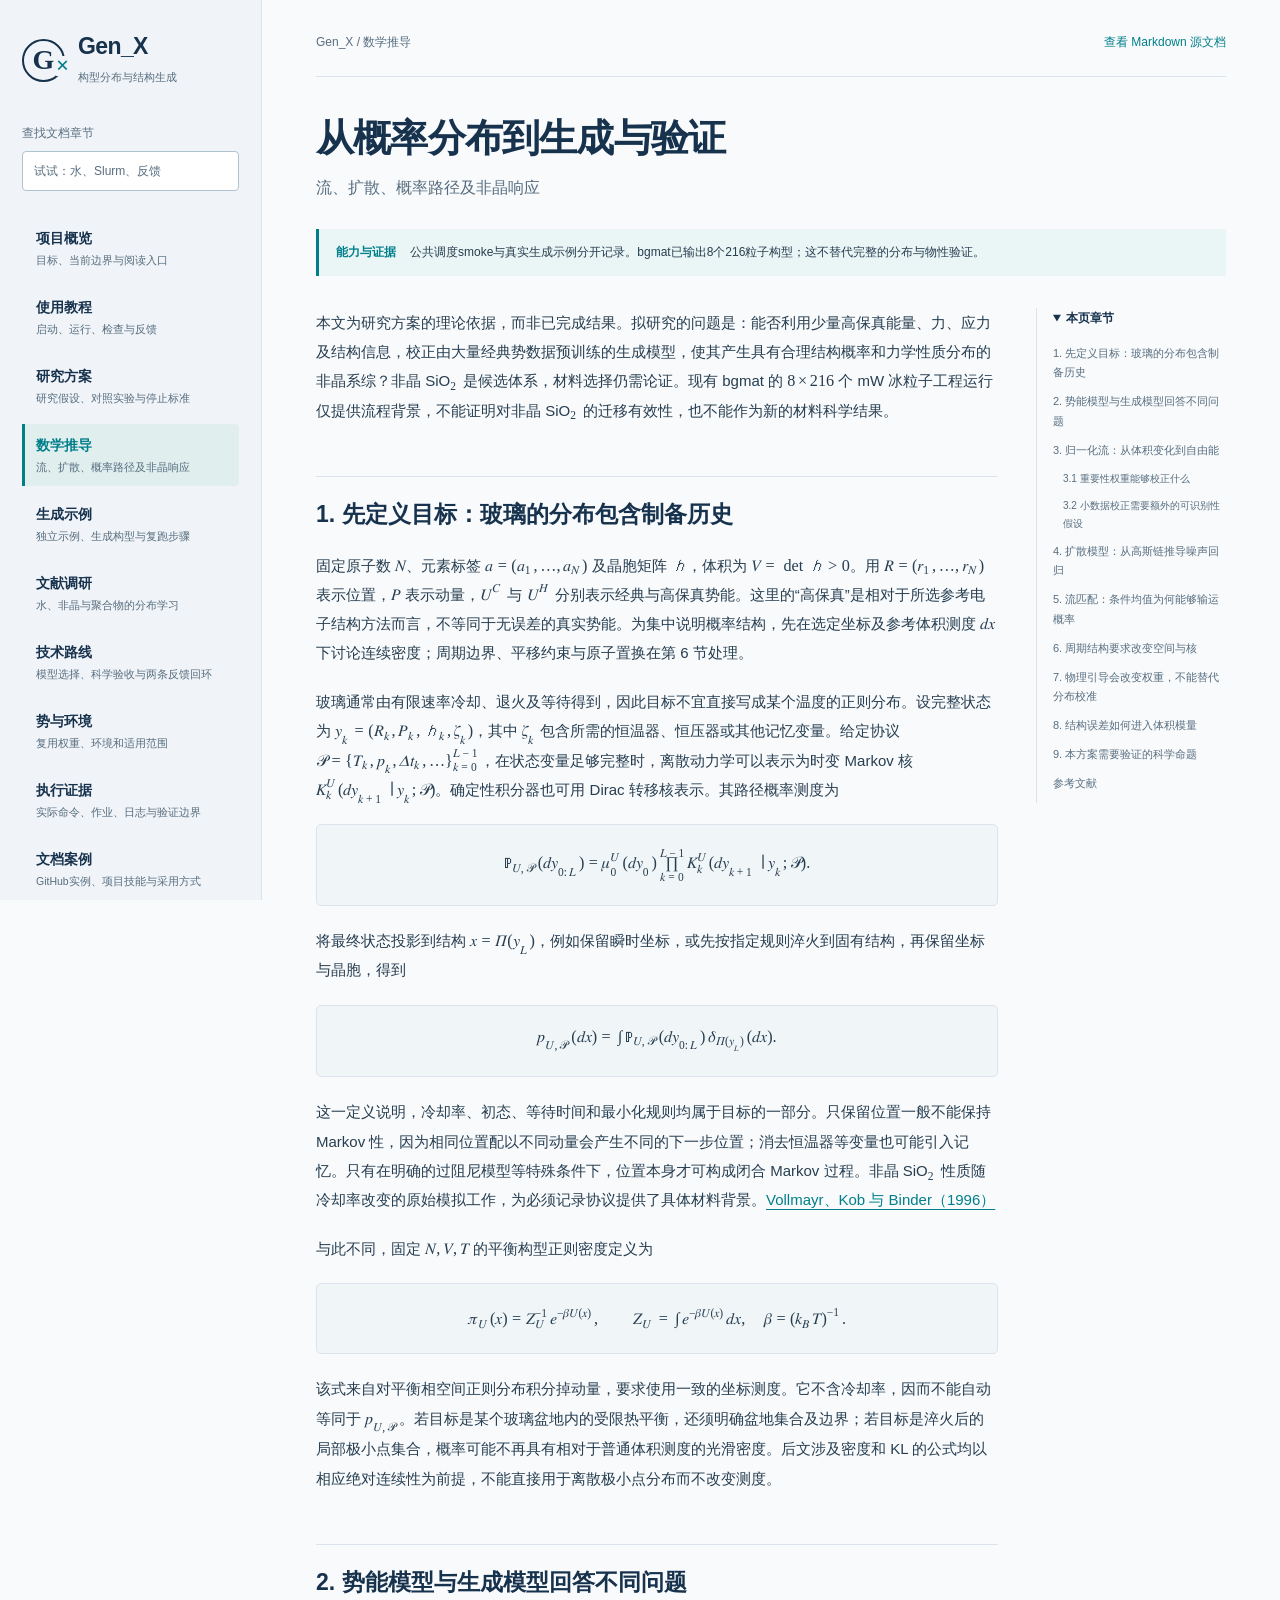
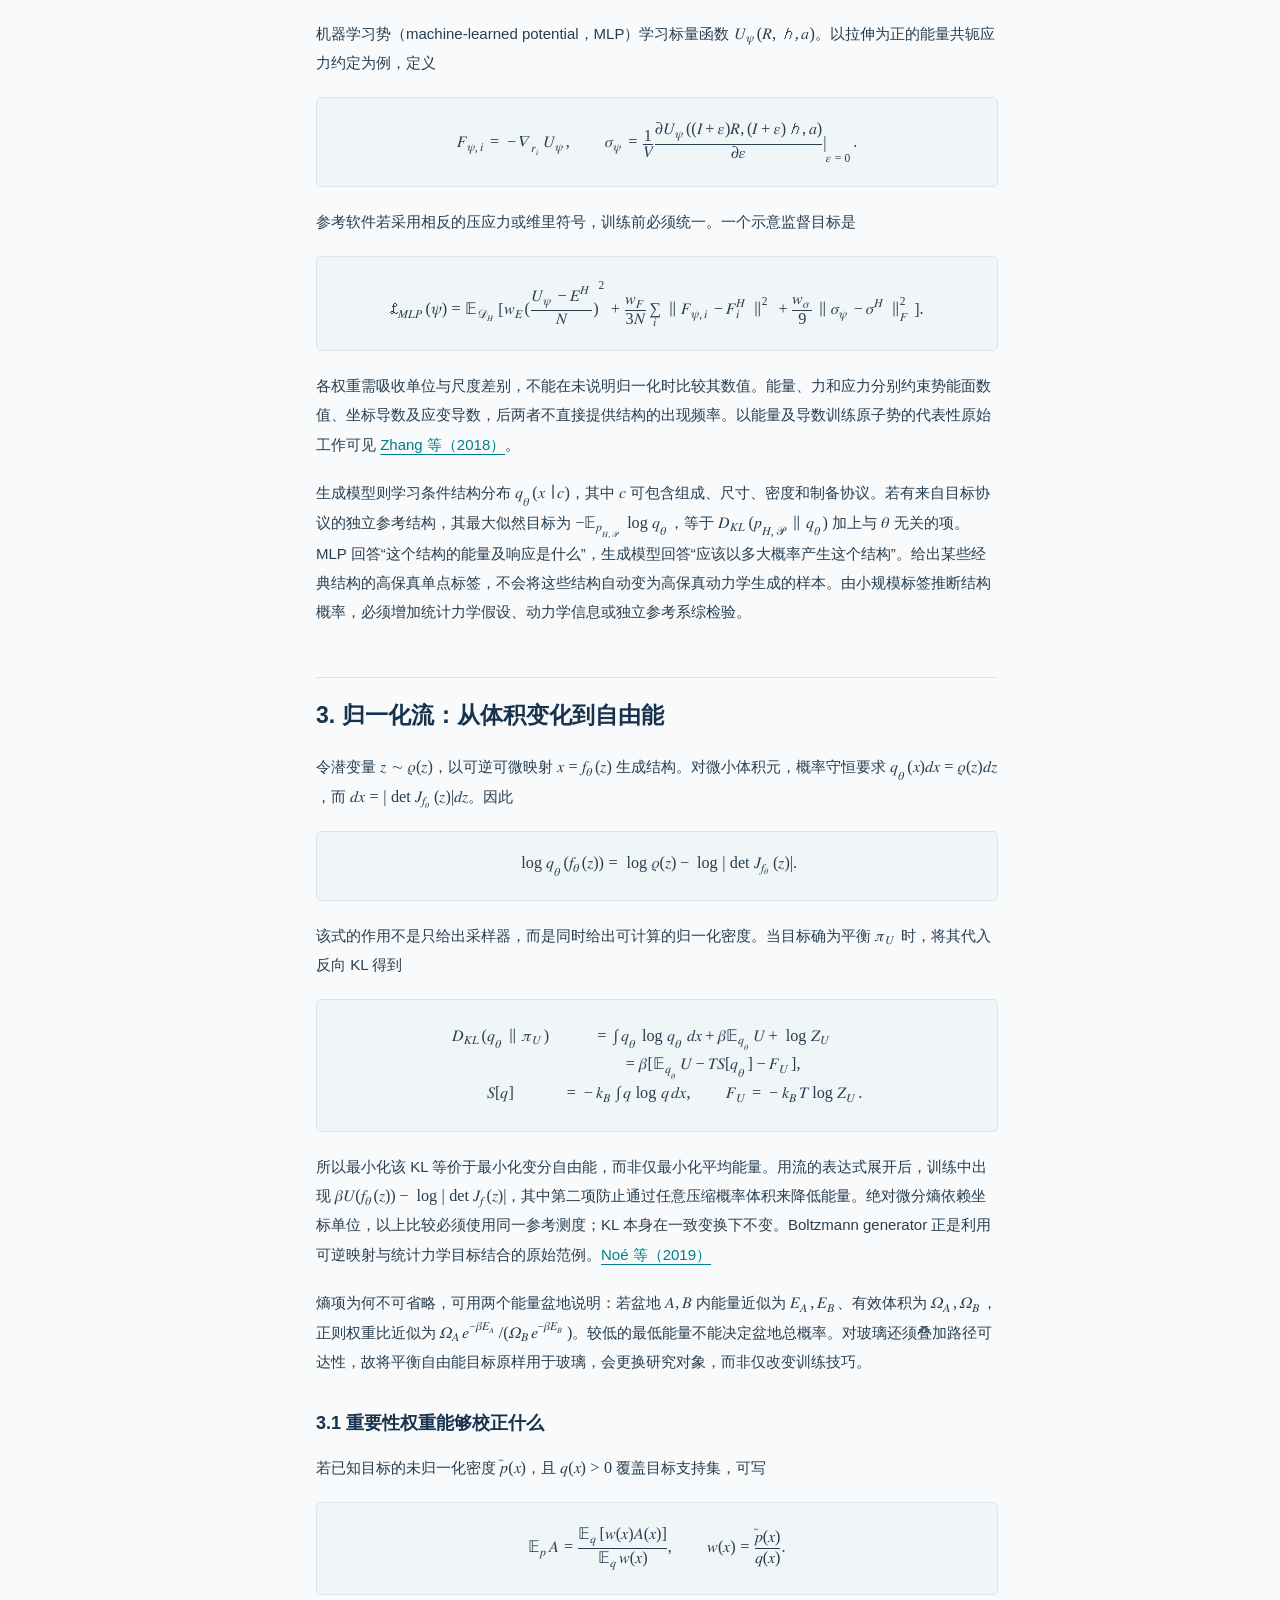
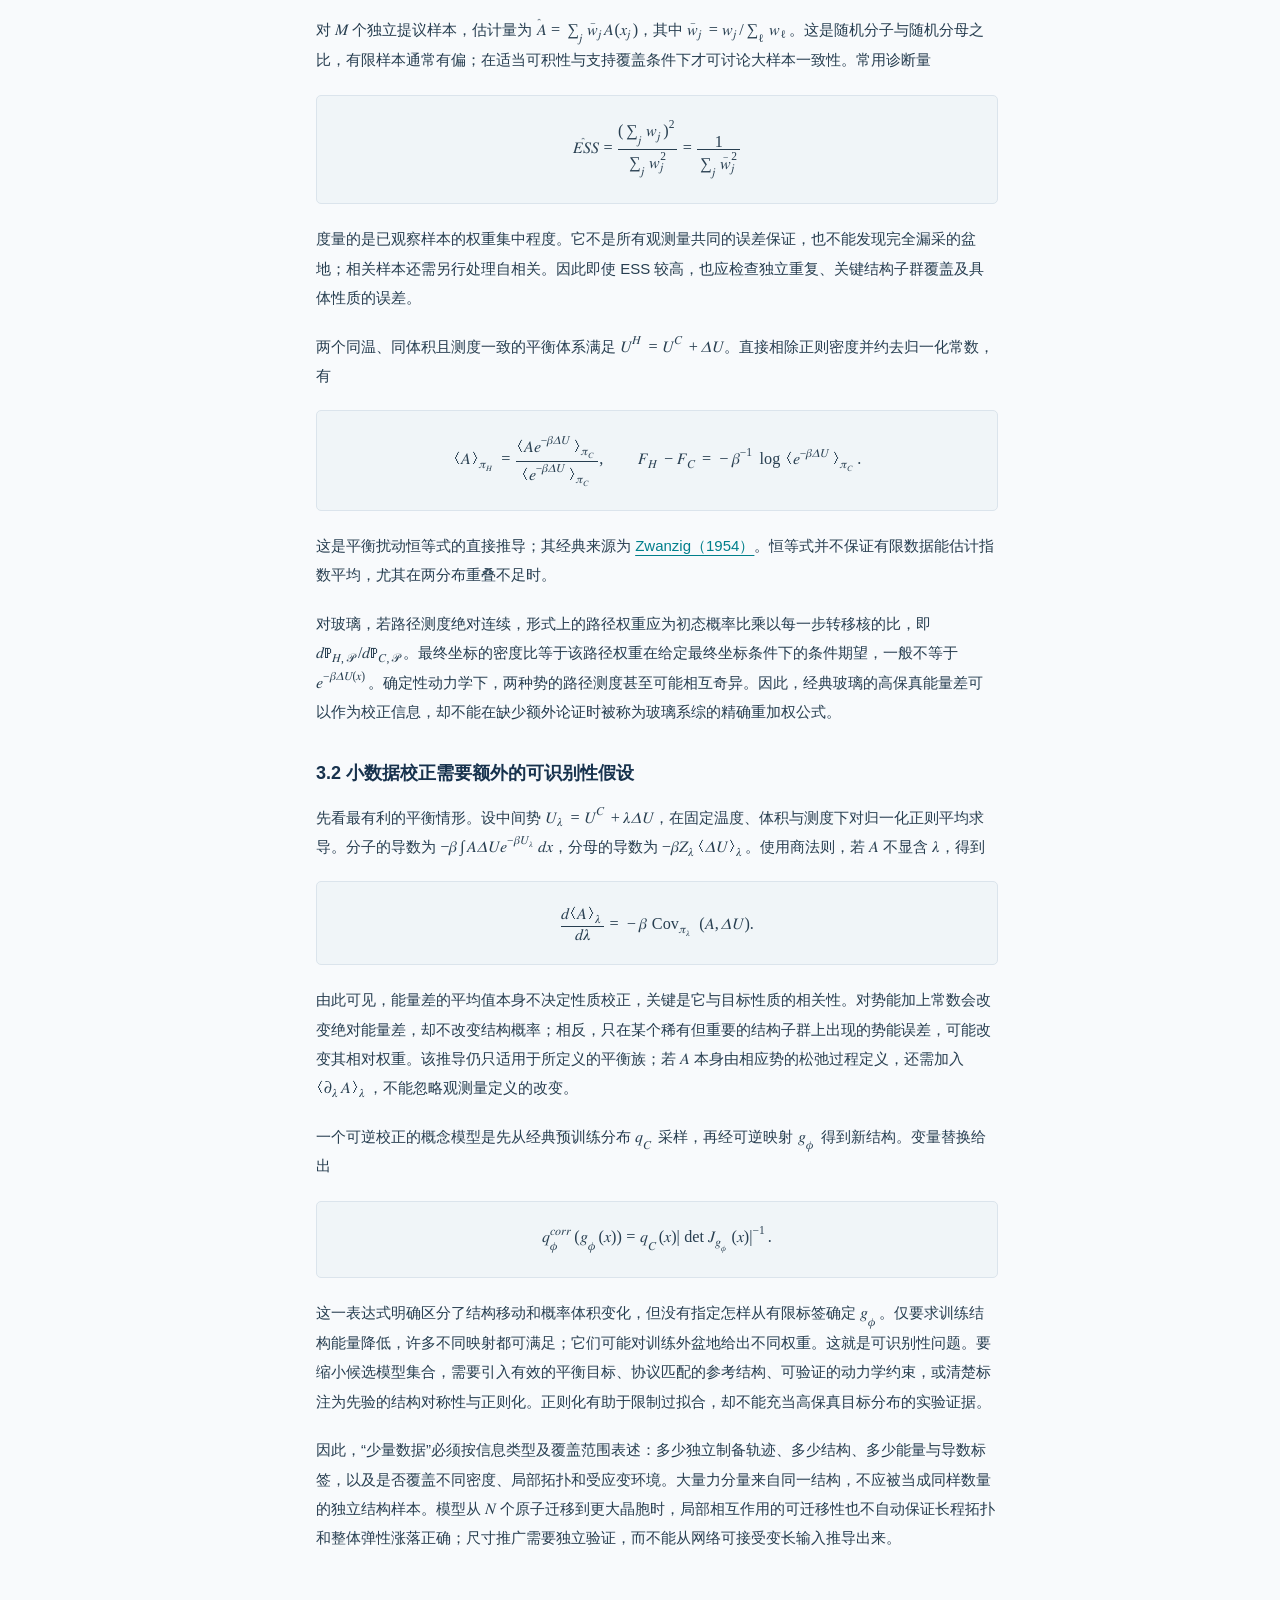
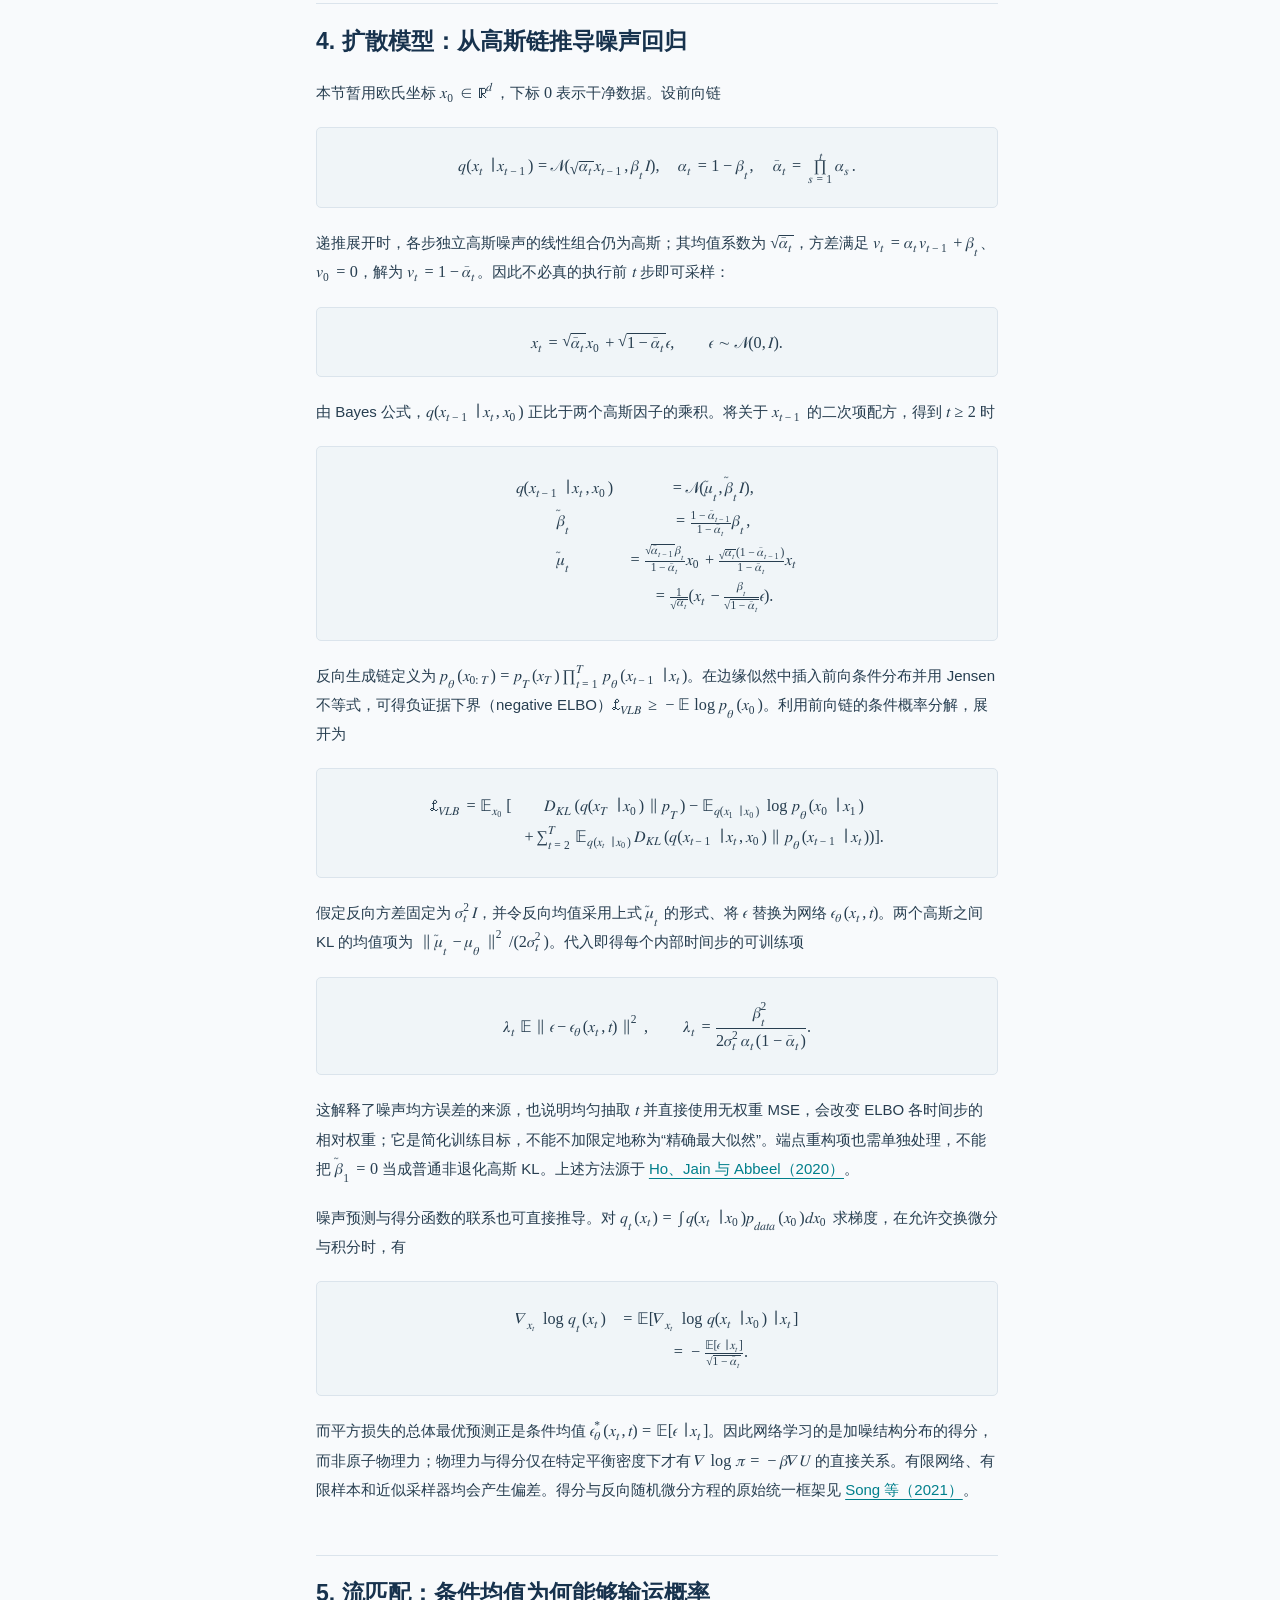
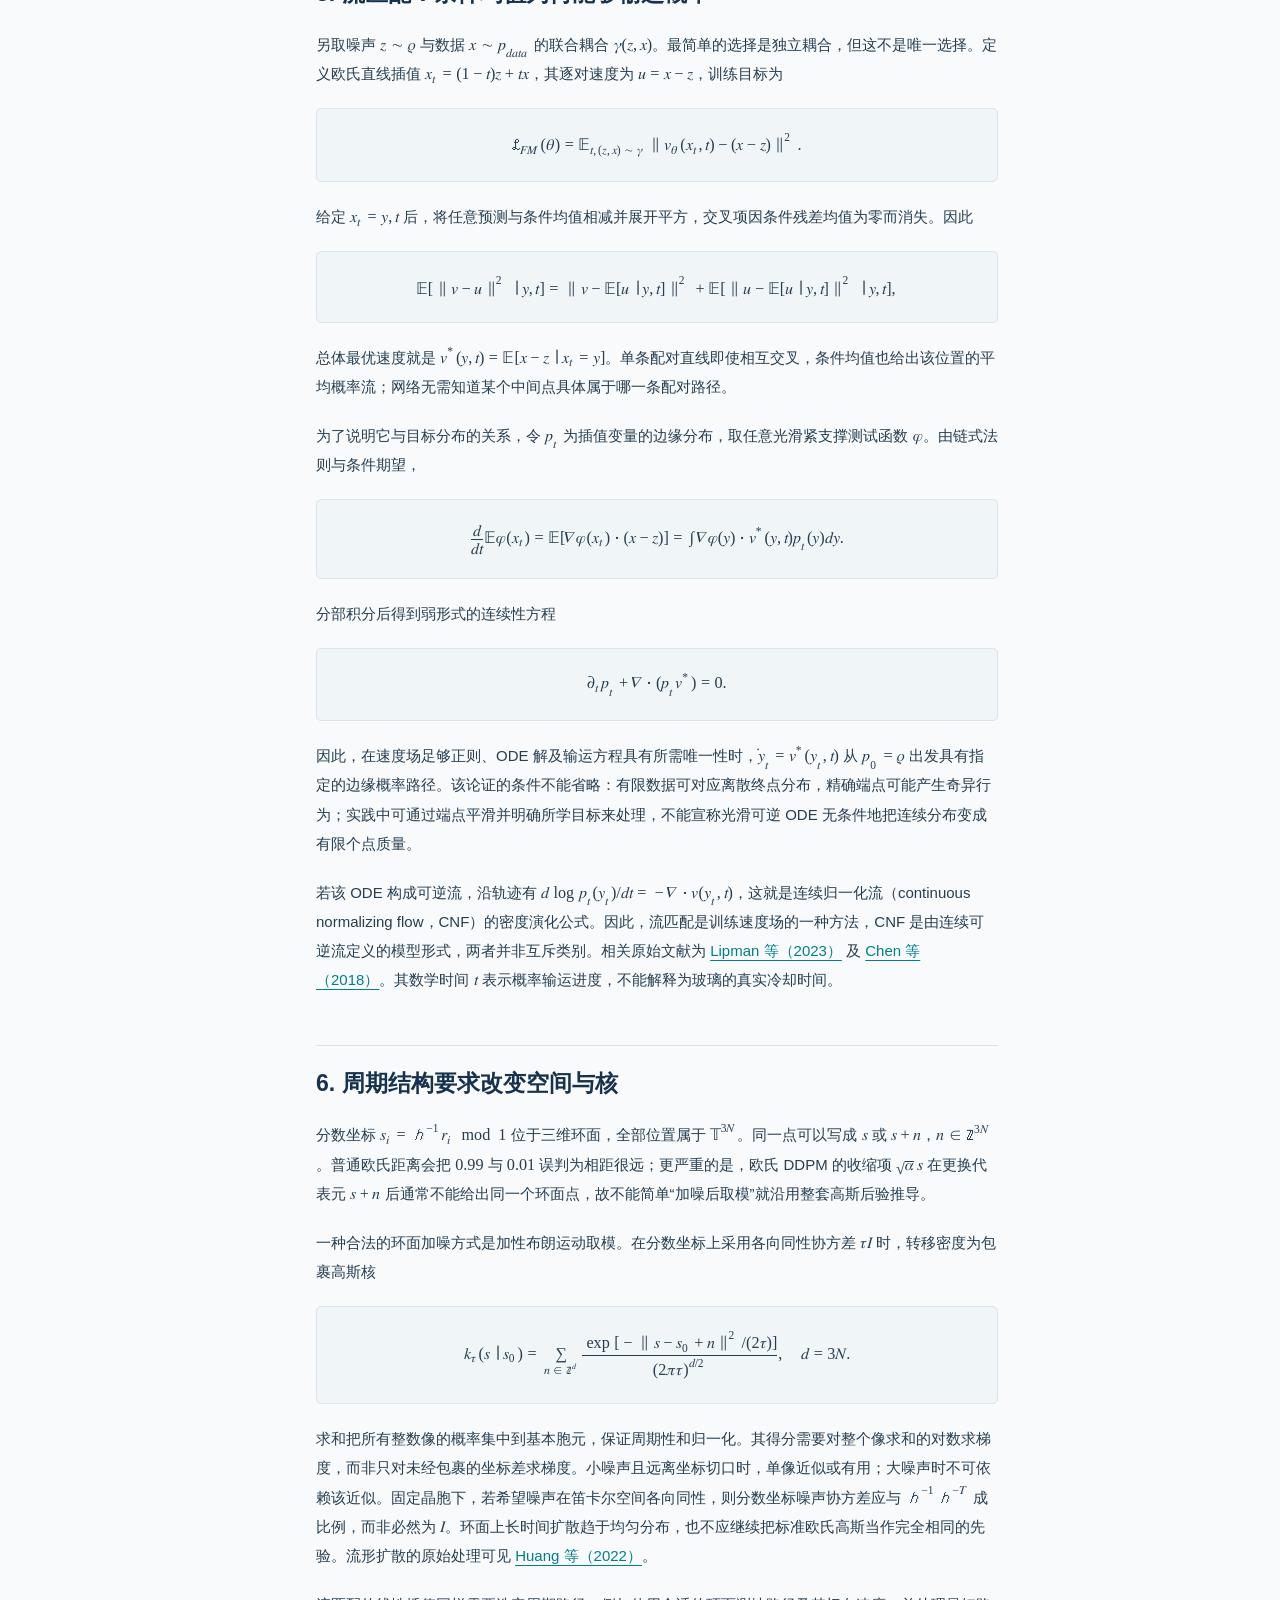
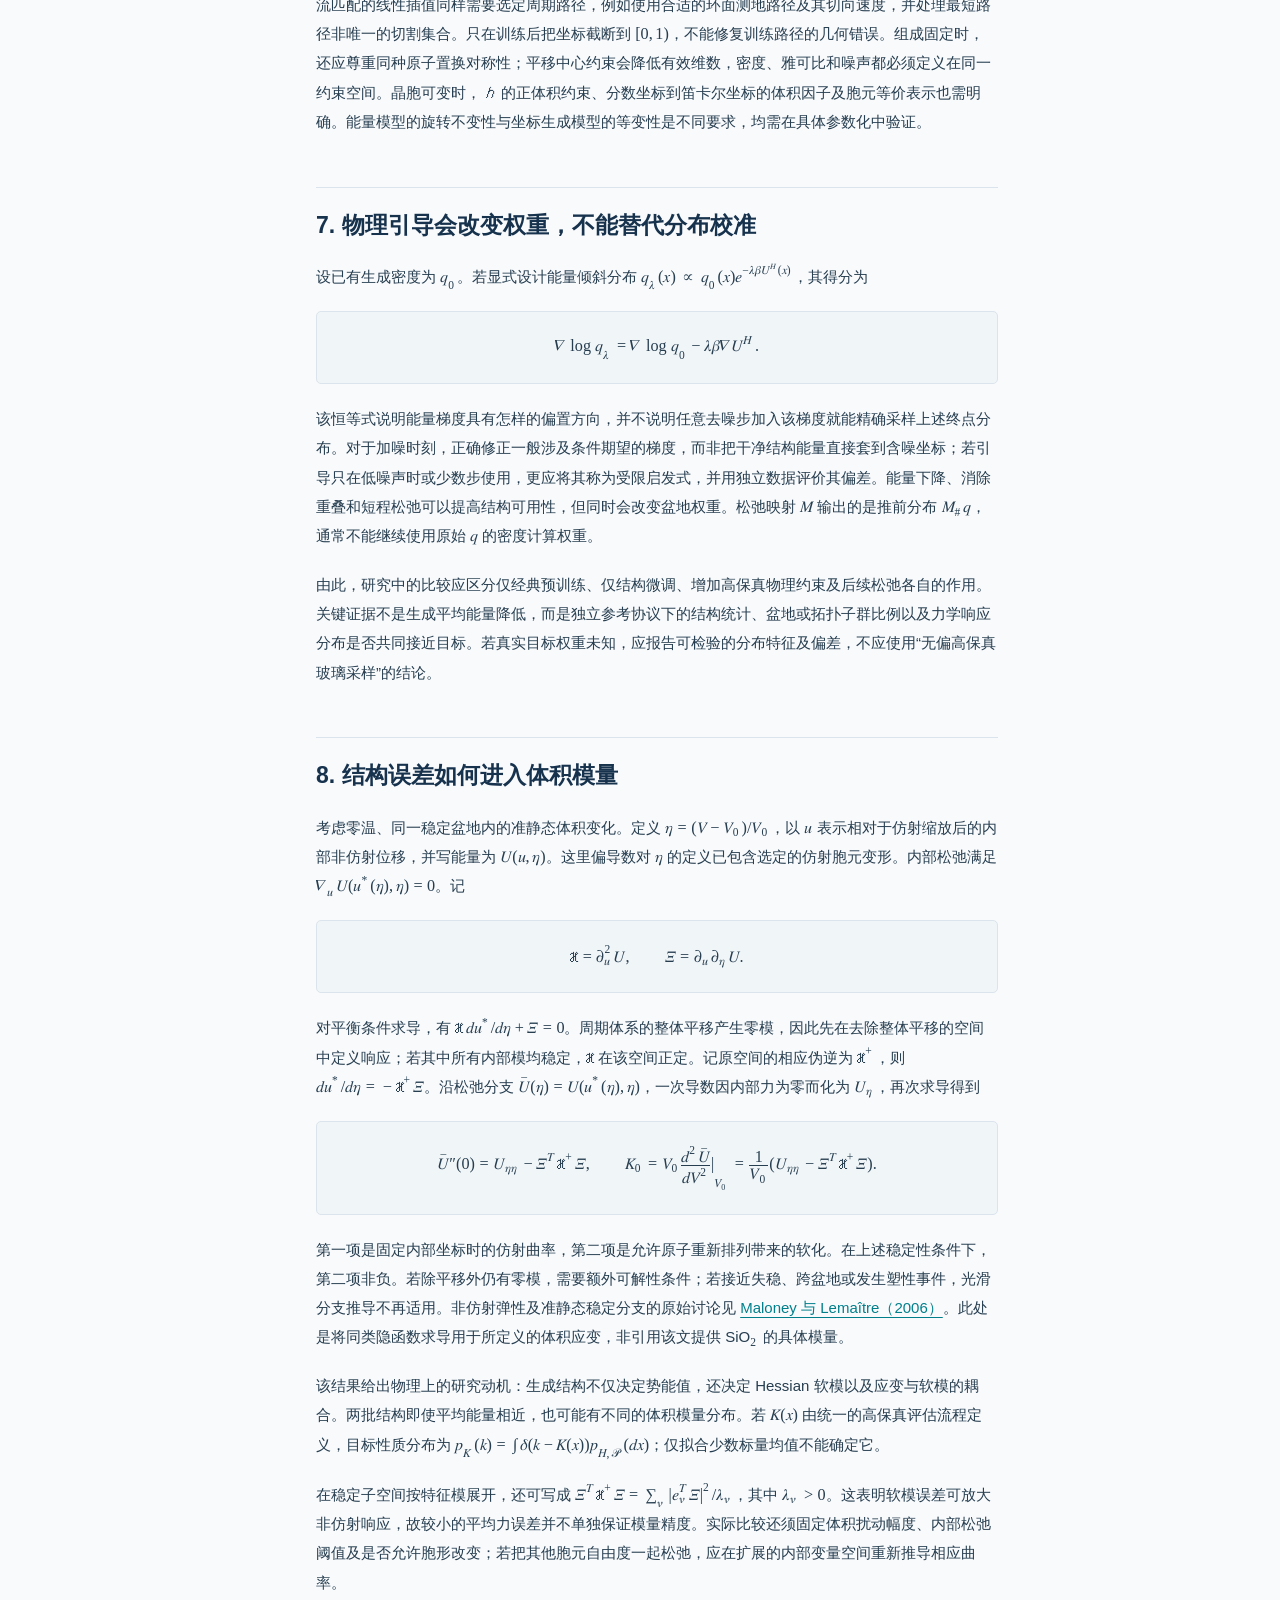
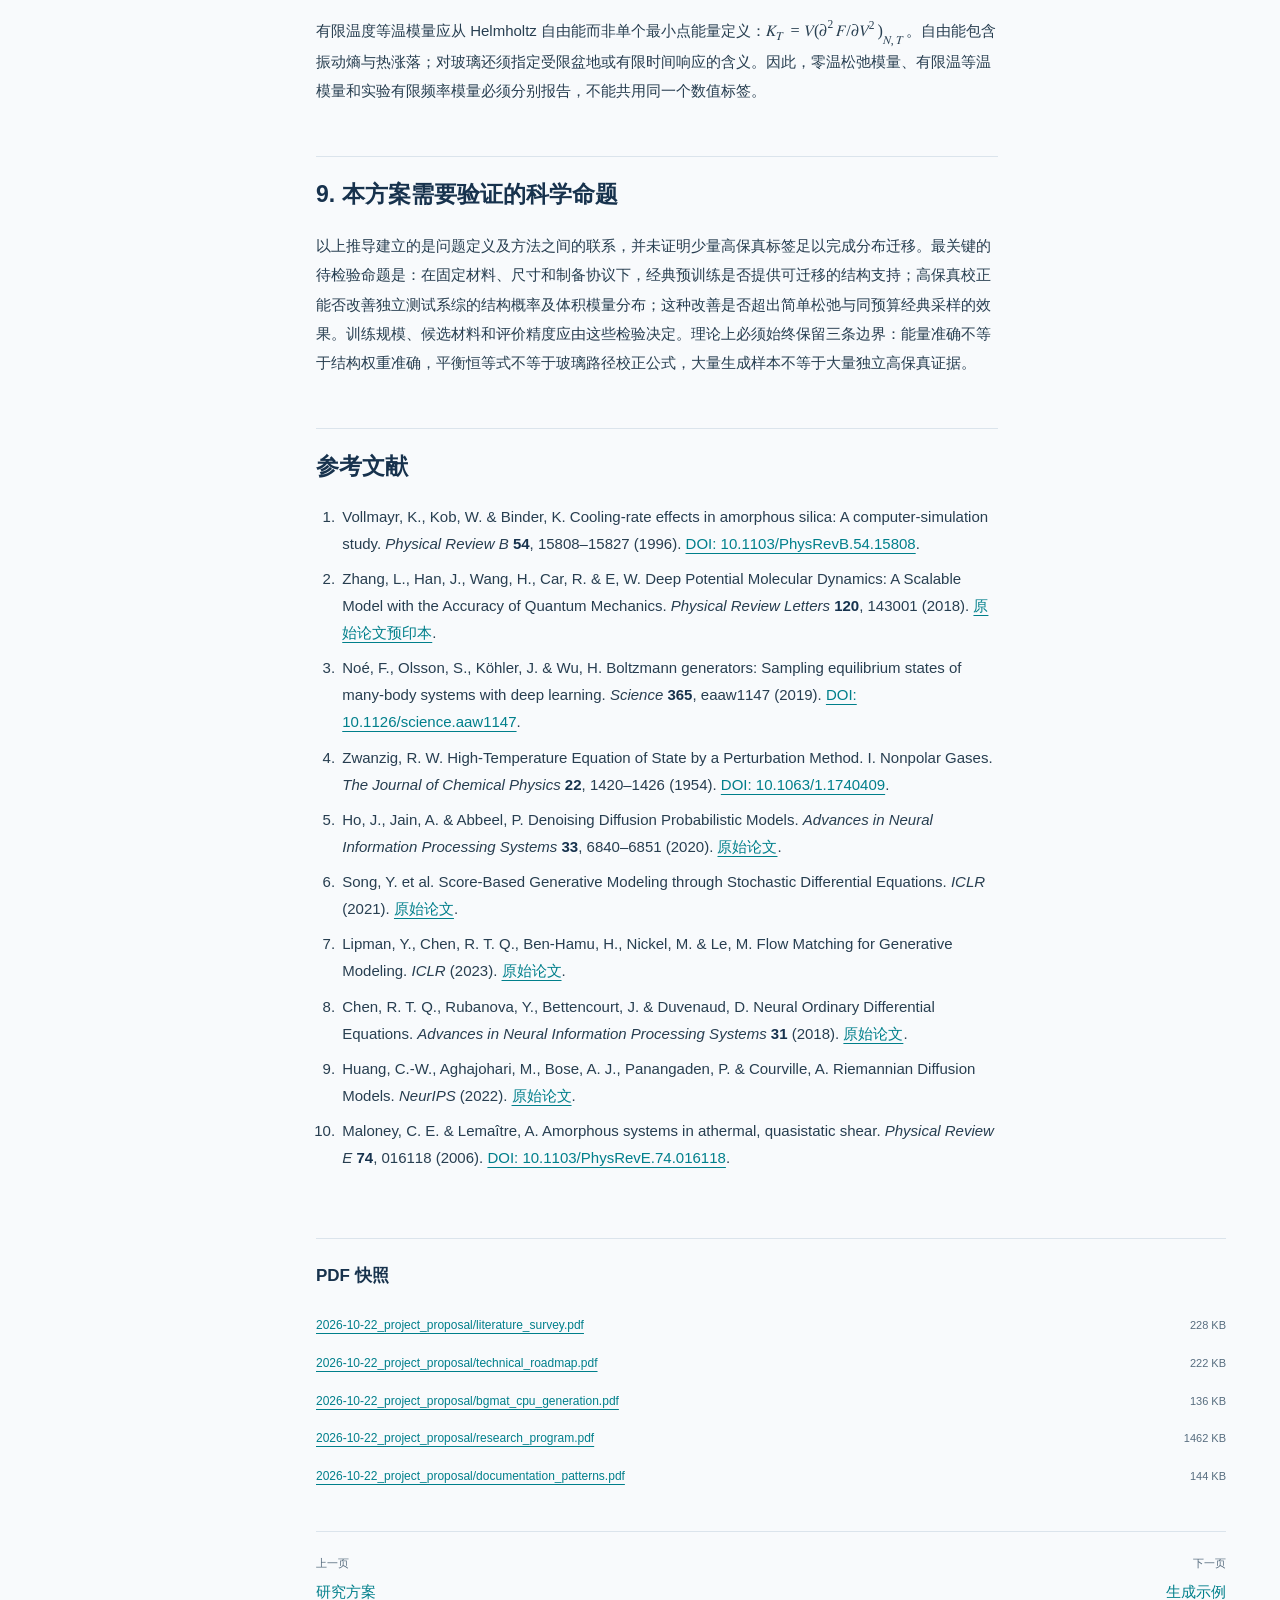
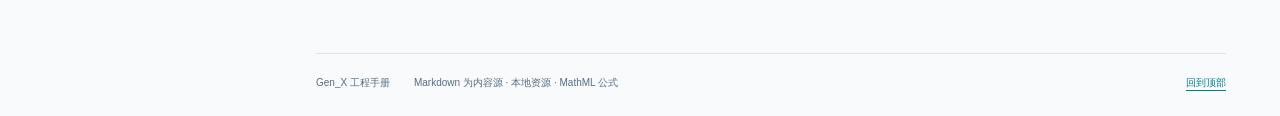
<file: site/theory.html>
<!doctype html>
<html lang="zh-CN">
<head>
  <meta charset="utf-8">
  <meta name="viewport" content="width=device-width, initial-scale=1">
  <meta name="description" content="流、扩散、概率路径及非晶响应">
  <meta name="theme-color" content="#17324d">
  <title>数学推导 | Gen_X 工程手册</title>
  <link rel="stylesheet" href="assets/style.css">
  <script src="assets/search-index.js" defer></script>
  <script src="assets/site.js" defer></script>
</head>
<body>
  <a class="skip-link" href="#main">跳到正文</a>
  <header class="mobile-header"><a href="index.html">Gen_X <span>工程手册</span></a><button id="menu-toggle" aria-expanded="false" aria-controls="sidebar" type="button">目录</button></header>
  <aside class="sidebar" id="sidebar" aria-label="文档导航">
    <a class="brand" href="index.html"><span class="brand-symbol" aria-hidden="true">G<span>×</span></span><span><strong>Gen_X</strong><small>构型分布与结构生成</small></span></a>
    <div class="search"><label for="search-input">查找文档章节</label><input type="search" id="search-input" placeholder="试试：水、Slurm、反馈" autocomplete="off" aria-controls="search-results"><div id="search-results" hidden></div><span id="search-status" class="visually-hidden" role="status"></span></div>
    <nav class="primary-nav" aria-label="主要页面"><a href="index.html"><span>项目概览</span><small>目标、当前边界与阅读入口</small></a><a href="tutorial.html"><span>使用教程</span><small>启动、运行、检查与反馈</small></a><a href="research.html"><span>研究方案</span><small>研究假设、对照实验与停止标准</small></a><a aria-current="page" href="theory.html"><span>数学推导</span><small>流、扩散、概率路径及非晶响应</small></a><a href="generation.html"><span>生成示例</span><small>独立示例、生成构型与复跑步骤</small></a><a href="literature.html"><span>文献调研</span><small>水、非晶与聚合物的分布学习</small></a><a href="roadmap.html"><span>技术路线</span><small>模型选择、科学验收与两条反馈回环</small></a><a href="environment.html"><span>势与环境</span><small>复用权重、环境和适用范围</small></a><a href="evidence.html"><span>执行证据</span><small>实际命令、作业、日志与验证边界</small></a><a href="documentation.html"><span>文档案例</span><small>GitHub实例、项目技能与采用方式</small></a></nav>
    <div class="sidebar-bottom"><p><span class="status-dot" aria-hidden="true"></span>已有真实生成示例</p><small>CPU运行；科研统计验收另列</small><a href="#pdf-downloads">查看 PDF 快照</a><a href="../README.md">仓库 Markdown 入口</a></div>
  </aside>
  <main class="page" id="main" tabindex="-1">
    <div class="page-top"><span>Gen_X / 数学推导</span><a href="../docs/generative_theory.md">查看 Markdown 源文档</a></div>
    <header class="page-heading"><h1>从概率分布到生成与验证</h1><p>流、扩散、概率路径及非晶响应</p></header>
    <div class="scope-note"><strong>能力与证据</strong><span>公共调度smoke与真实生成示例分开记录。bgmat已输出8个216粒子构型；这不替代完整的分布与物性验证。</span></div>
    <div class="article-grid"><article class="prose"><p>本文为研究方案的理论依据，而非已完成结果。拟研究的问题是：能否利用少量高保真能量、力、应力及结构信息，校正由大量经典势数据预训练的生成模型，使其产生具有合理结构概率和力学性质分布的非晶系综？非晶 SiO<math display="inline" xmlns="http://www.w3.org/1998/Math/MathML"><semantics><msub><mi></mi><mn>2</mn></msub><annotation encoding="application/x-tex">_2</annotation></semantics></math> 是候选体系，材料选择仍需论证。现有 bgmat 的 <math display="inline" xmlns="http://www.w3.org/1998/Math/MathML"><semantics><mrow><mn>8</mn><mo>×</mo><mn>216</mn></mrow><annotation encoding="application/x-tex">8\times216</annotation></semantics></math> 个 mW 冰粒子工程运行仅提供流程背景，不能证明对非晶 SiO<math display="inline" xmlns="http://www.w3.org/1998/Math/MathML"><semantics><msub><mi></mi><mn>2</mn></msub><annotation encoding="application/x-tex">_2</annotation></semantics></math> 的迁移有效性，也不能作为新的材料科学结果。</p><h2 id="先定义目标玻璃的分布包含制备历史">1. 先定义目标：玻璃的分布包含制备历史</h2><p>固定原子数 <math display="inline" xmlns="http://www.w3.org/1998/Math/MathML"><semantics><mi>N</mi><annotation encoding="application/x-tex">N</annotation></semantics></math>、元素标签 <math display="inline" xmlns="http://www.w3.org/1998/Math/MathML"><semantics><mrow><mi>a</mi><mo>=</mo><mo stretchy="false" form="prefix">(</mo><msub><mi>a</mi><mn>1</mn></msub><mo>,</mo><mi>…</mi><mo>,</mo><msub><mi>a</mi><mi>N</mi></msub><mo stretchy="false" form="postfix">)</mo></mrow><annotation encoding="application/x-tex">a=(a_1,\ldots,a_N)</annotation></semantics></math> 及晶胞矩阵 <math display="inline" xmlns="http://www.w3.org/1998/Math/MathML"><semantics><mi>h</mi><annotation encoding="application/x-tex">h</annotation></semantics></math>，体积为 <math display="inline" xmlns="http://www.w3.org/1998/Math/MathML"><semantics><mrow><mi>V</mi><mo>=</mo><mo>det</mo><mi>h</mi><mo>&gt;</mo><mn>0</mn></mrow><annotation encoding="application/x-tex">V=\det h&gt;0</annotation></semantics></math>。用 <math display="inline" xmlns="http://www.w3.org/1998/Math/MathML"><semantics><mrow><mi>R</mi><mo>=</mo><mo stretchy="false" form="prefix">(</mo><msub><mi>r</mi><mn>1</mn></msub><mo>,</mo><mi>…</mi><mo>,</mo><msub><mi>r</mi><mi>N</mi></msub><mo stretchy="false" form="postfix">)</mo></mrow><annotation encoding="application/x-tex">R=(r_1,\ldots,r_N)</annotation></semantics></math> 表示位置，<math display="inline" xmlns="http://www.w3.org/1998/Math/MathML"><semantics><mi>P</mi><annotation encoding="application/x-tex">P</annotation></semantics></math> 表示动量，<math display="inline" xmlns="http://www.w3.org/1998/Math/MathML"><semantics><msup><mi>U</mi><mstyle mathvariant="normal"><mi>C</mi></mstyle></msup><annotation encoding="application/x-tex">U^{\mathrm C}</annotation></semantics></math> 与 <math display="inline" xmlns="http://www.w3.org/1998/Math/MathML"><semantics><msup><mi>U</mi><mstyle mathvariant="normal"><mi>H</mi></mstyle></msup><annotation encoding="application/x-tex">U^{\mathrm H}</annotation></semantics></math> 分别表示经典与高保真势能。这里的“高保真”是相对于所选参考电子结构方法而言，不等同于无误差的真实势能。为集中说明概率结构，先在选定坐标及参考体积测度 <math display="inline" xmlns="http://www.w3.org/1998/Math/MathML"><semantics><mrow><mi>d</mi><mi>x</mi></mrow><annotation encoding="application/x-tex">dx</annotation></semantics></math> 下讨论连续密度；周期边界、平移约束与原子置换在第 6 节处理。</p><p>玻璃通常由有限速率冷却、退火及等待得到，因此目标不宜直接写成某个温度的正则分布。设完整状态为 <math display="inline" xmlns="http://www.w3.org/1998/Math/MathML"><semantics><mrow><msub><mi>y</mi><mi>k</mi></msub><mo>=</mo><mo stretchy="false" form="prefix">(</mo><msub><mi>R</mi><mi>k</mi></msub><mo>,</mo><msub><mi>P</mi><mi>k</mi></msub><mo>,</mo><msub><mi>h</mi><mi>k</mi></msub><mo>,</mo><msub><mi>ζ</mi><mi>k</mi></msub><mo stretchy="false" form="postfix">)</mo></mrow><annotation encoding="application/x-tex">y_k=(R_k,P_k,h_k,\zeta_k)</annotation></semantics></math>，其中 <math display="inline" xmlns="http://www.w3.org/1998/Math/MathML"><semantics><msub><mi>ζ</mi><mi>k</mi></msub><annotation encoding="application/x-tex">\zeta_k</annotation></semantics></math> 包含所需的恒温器、恒压器或其他记忆变量。给定协议 <math display="inline" xmlns="http://www.w3.org/1998/Math/MathML"><semantics><mrow><mstyle mathvariant="script"><mi>𝒫</mi></mstyle><mo>=</mo><mo stretchy="false" form="prefix">{</mo><msub><mi>T</mi><mi>k</mi></msub><mo>,</mo><msub><mi>p</mi><mi>k</mi></msub><mo>,</mo><mi>Δ</mi><msub><mi>t</mi><mi>k</mi></msub><mo>,</mo><mi>…</mi><msubsup><mo stretchy="false" form="postfix">}</mo><mrow><mi>k</mi><mo>=</mo><mn>0</mn></mrow><mrow><mi>L</mi><mo>−</mo><mn>1</mn></mrow></msubsup></mrow><annotation encoding="application/x-tex">\mathcal P=\{T_k,p_k,\Delta t_k,\ldots\}_{k=0}^{L-1}</annotation></semantics></math>，在状态变量足够完整时，离散动力学可以表示为时变 Markov 核 <math display="inline" xmlns="http://www.w3.org/1998/Math/MathML"><semantics><mrow><msubsup><mi>K</mi><mi>k</mi><mi>U</mi></msubsup><mo stretchy="false" form="prefix">(</mo><mi>d</mi><msub><mi>y</mi><mrow><mi>k</mi><mo>+</mo><mn>1</mn></mrow></msub><mo>∣</mo><msub><mi>y</mi><mi>k</mi></msub><mo>;</mo><mstyle mathvariant="script"><mi>𝒫</mi></mstyle><mo stretchy="false" form="postfix">)</mo></mrow><annotation encoding="application/x-tex">K_k^U(dy_{k+1}\mid y_k;\mathcal P)</annotation></semantics></math>。确定性积分器也可用 Dirac 转移核表示。其路径概率测度为</p><div class="math-scroll" role="region" tabindex="0" aria-label="公式，可横向滚动"><math display="block" xmlns="http://www.w3.org/1998/Math/MathML"><semantics><mrow><msub><mstyle mathvariant="double-struck"><mi>ℙ</mi></mstyle><mrow><mi>U</mi><mo>,</mo><mstyle mathvariant="script"><mi>𝒫</mi></mstyle></mrow></msub><mo stretchy="false" form="prefix">(</mo><mi>d</mi><msub><mi>y</mi><mrow><mn>0</mn><mo>:</mo><mi>L</mi></mrow></msub><mo stretchy="false" form="postfix">)</mo><mo>=</mo><msubsup><mi>μ</mi><mn>0</mn><mi>U</mi></msubsup><mo stretchy="false" form="prefix">(</mo><mi>d</mi><msub><mi>y</mi><mn>0</mn></msub><mo stretchy="false" form="postfix">)</mo><munderover><mo>∏</mo><mrow><mi>k</mi><mo>=</mo><mn>0</mn></mrow><mrow><mi>L</mi><mo>−</mo><mn>1</mn></mrow></munderover><msubsup><mi>K</mi><mi>k</mi><mi>U</mi></msubsup><mo stretchy="false" form="prefix">(</mo><mi>d</mi><msub><mi>y</mi><mrow><mi>k</mi><mo>+</mo><mn>1</mn></mrow></msub><mo>∣</mo><msub><mi>y</mi><mi>k</mi></msub><mo>;</mo><mstyle mathvariant="script"><mi>𝒫</mi></mstyle><mo stretchy="false" form="postfix">)</mo><mi>.</mi></mrow><annotation encoding="application/x-tex">
\mathbb P_{U,\mathcal P}(dy_{0:L})
=\mu_0^U(dy_0)\prod_{k=0}^{L-1}K_k^U(dy_{k+1}\mid y_k;\mathcal P).
</annotation></semantics></math></div><p>将最终状态投影到结构 <math display="inline" xmlns="http://www.w3.org/1998/Math/MathML"><semantics><mrow><mi>x</mi><mo>=</mo><mi>Π</mi><mo stretchy="false" form="prefix">(</mo><msub><mi>y</mi><mi>L</mi></msub><mo stretchy="false" form="postfix">)</mo></mrow><annotation encoding="application/x-tex">x=\Pi(y_L)</annotation></semantics></math>，例如保留瞬时坐标，或先按指定规则淬火到固有结构，再保留坐标与晶胞，得到</p><div class="math-scroll" role="region" tabindex="0" aria-label="公式，可横向滚动"><math display="block" xmlns="http://www.w3.org/1998/Math/MathML"><semantics><mrow><msub><mi>p</mi><mrow><mi>U</mi><mo>,</mo><mstyle mathvariant="script"><mi>𝒫</mi></mstyle></mrow></msub><mo stretchy="false" form="prefix">(</mo><mi>d</mi><mi>x</mi><mo stretchy="false" form="postfix">)</mo><mo>=</mo><mo>∫</mo><msub><mstyle mathvariant="double-struck"><mi>ℙ</mi></mstyle><mrow><mi>U</mi><mo>,</mo><mstyle mathvariant="script"><mi>𝒫</mi></mstyle></mrow></msub><mo stretchy="false" form="prefix">(</mo><mi>d</mi><msub><mi>y</mi><mrow><mn>0</mn><mo>:</mo><mi>L</mi></mrow></msub><mo stretchy="false" form="postfix">)</mo><mspace width="0.167em"></mspace><msub><mi>δ</mi><mrow><mi>Π</mi><mo stretchy="false" form="prefix">(</mo><msub><mi>y</mi><mi>L</mi></msub><mo stretchy="false" form="postfix">)</mo></mrow></msub><mo stretchy="false" form="prefix">(</mo><mi>d</mi><mi>x</mi><mo stretchy="false" form="postfix">)</mo><mi>.</mi></mrow><annotation encoding="application/x-tex">
p_{U,\mathcal P}(dx)
=\int\mathbb P_{U,\mathcal P}(dy_{0:L})\,
\delta_{\Pi(y_L)}(dx).
</annotation></semantics></math></div><p>这一定义说明，冷却率、初态、等待时间和最小化规则均属于目标的一部分。只保留位置一般不能保持 Markov 性，因为相同位置配以不同动量会产生不同的下一步位置；消去恒温器等变量也可能引入记忆。只有在明确的过阻尼模型等特殊条件下，位置本身才可构成闭合 Markov 过程。非晶 SiO<math display="inline" xmlns="http://www.w3.org/1998/Math/MathML"><semantics><msub><mi></mi><mn>2</mn></msub><annotation encoding="application/x-tex">_2</annotation></semantics></math> 性质随冷却率改变的原始模拟工作，为必须记录协议提供了具体材料背景。<a href="https://doi.org/10.1103/PhysRevB.54.15808">Vollmayr、Kob 与 Binder（1996）</a></p><p>与此不同，固定 <math display="inline" xmlns="http://www.w3.org/1998/Math/MathML"><semantics><mrow><mi>N</mi><mo>,</mo><mi>V</mi><mo>,</mo><mi>T</mi></mrow><annotation encoding="application/x-tex">N,V,T</annotation></semantics></math> 的平衡构型正则密度定义为</p><div class="math-scroll" role="region" tabindex="0" aria-label="公式，可横向滚动"><math display="block" xmlns="http://www.w3.org/1998/Math/MathML"><semantics><mrow><msub><mi>π</mi><mi>U</mi></msub><mo stretchy="false" form="prefix">(</mo><mi>x</mi><mo stretchy="false" form="postfix">)</mo><mo>=</mo><msubsup><mi>Z</mi><mi>U</mi><mrow><mo>−</mo><mn>1</mn></mrow></msubsup><msup><mi>e</mi><mrow><mo>−</mo><mi>β</mi><mi>U</mi><mo stretchy="false" form="prefix">(</mo><mi>x</mi><mo stretchy="false" form="postfix">)</mo></mrow></msup><mo>,</mo><mspace width="2.0em"></mspace><msub><mi>Z</mi><mi>U</mi></msub><mo>=</mo><mo>∫</mo><msup><mi>e</mi><mrow><mo>−</mo><mi>β</mi><mi>U</mi><mo stretchy="false" form="prefix">(</mo><mi>x</mi><mo stretchy="false" form="postfix">)</mo></mrow></msup><mi>d</mi><mi>x</mi><mo>,</mo><mspace width="1.0em"></mspace><mi>β</mi><mo>=</mo><mo stretchy="false" form="prefix">(</mo><msub><mi>k</mi><mstyle mathvariant="normal"><mi>B</mi></mstyle></msub><mi>T</mi><msup><mo stretchy="false" form="postfix">)</mo><mrow><mo>−</mo><mn>1</mn></mrow></msup><mi>.</mi></mrow><annotation encoding="application/x-tex">
\pi_U(x)=Z_U^{-1}e^{-\beta U(x)},\qquad
Z_U=\int e^{-\beta U(x)}dx,\quad \beta=(k_{\mathrm B}T)^{-1}.
</annotation></semantics></math></div><p>该式来自对平衡相空间正则分布积分掉动量，要求使用一致的坐标测度。它不含冷却率，因而不能自动等同于 <math display="inline" xmlns="http://www.w3.org/1998/Math/MathML"><semantics><msub><mi>p</mi><mrow><mi>U</mi><mo>,</mo><mstyle mathvariant="script"><mi>𝒫</mi></mstyle></mrow></msub><annotation encoding="application/x-tex">p_{U,\mathcal P}</annotation></semantics></math>。若目标是某个玻璃盆地内的受限热平衡，还须明确盆地集合及边界；若目标是淬火后的局部极小点集合，概率可能不再具有相对于普通体积测度的光滑密度。后文涉及密度和 KL 的公式均以相应绝对连续性为前提，不能直接用于离散极小点分布而不改变测度。</p><h2 id="势能模型与生成模型回答不同问题">2. 势能模型与生成模型回答不同问题</h2><p>机器学习势（machine-learned potential，MLP）学习标量函数 <math display="inline" xmlns="http://www.w3.org/1998/Math/MathML"><semantics><mrow><msub><mi>U</mi><mi>ψ</mi></msub><mo stretchy="false" form="prefix">(</mo><mi>R</mi><mo>,</mo><mi>h</mi><mo>,</mo><mi>a</mi><mo stretchy="false" form="postfix">)</mo></mrow><annotation encoding="application/x-tex">U_\psi(R,h,a)</annotation></semantics></math>。以拉伸为正的能量共轭应力约定为例，定义</p><div class="math-scroll" role="region" tabindex="0" aria-label="公式，可横向滚动"><math display="block" xmlns="http://www.w3.org/1998/Math/MathML"><semantics><mrow><msub><mi>F</mi><mrow><mi>ψ</mi><mo>,</mo><mi>i</mi></mrow></msub><mo>=</mo><mo>−</mo><msub><mi>∇</mi><msub><mi>r</mi><mi>i</mi></msub></msub><msub><mi>U</mi><mi>ψ</mi></msub><mo>,</mo><mspace width="2.0em"></mspace><msub><mi>σ</mi><mi>ψ</mi></msub><mo>=</mo><mfrac><mn>1</mn><mi>V</mi></mfrac><msub><mrow><mfrac><mrow><mi>∂</mi><msub><mi>U</mi><mi>ψ</mi></msub><mo stretchy="false" form="prefix">(</mo><mo stretchy="false" form="prefix">(</mo><mi>I</mi><mo>+</mo><mi>ε</mi><mo stretchy="false" form="postfix">)</mo><mi>R</mi><mo>,</mo><mo stretchy="false" form="prefix">(</mo><mi>I</mi><mo>+</mo><mi>ε</mi><mo stretchy="false" form="postfix">)</mo><mi>h</mi><mo>,</mo><mi>a</mi><mo stretchy="false" form="postfix">)</mo></mrow><mrow><mi>∂</mi><mi>ε</mi></mrow></mfrac><mo stretchy="true" form="postfix">|</mo></mrow><mrow><mi>ε</mi><mo>=</mo><mn>0</mn></mrow></msub><mi>.</mi></mrow><annotation encoding="application/x-tex">
F_{\psi,i}=-\nabla_{r_i}U_\psi,\qquad
\sigma_\psi=\frac1V
\left.\frac{\partial U_\psi((I+\varepsilon)R,(I+\varepsilon)h,a)}
{\partial\varepsilon}\right|_{\varepsilon=0}.
</annotation></semantics></math></div><p>参考软件若采用相反的压应力或维里符号，训练前必须统一。一个示意监督目标是</p><div class="math-scroll" role="region" tabindex="0" aria-label="公式，可横向滚动"><math display="block" xmlns="http://www.w3.org/1998/Math/MathML"><semantics><mrow><msub><mstyle mathvariant="script"><mi>ℒ</mi></mstyle><mstyle mathvariant="normal"><mi>M</mi><mi>L</mi><mi>P</mi></mstyle></msub><mo stretchy="false" form="prefix">(</mo><mi>ψ</mi><mo stretchy="false" form="postfix">)</mo><mo>=</mo><msub><mstyle mathvariant="double-struck"><mi>𝔼</mi></mstyle><msub><mstyle mathvariant="script"><mi>𝒟</mi></mstyle><mstyle mathvariant="normal"><mi>H</mi></mstyle></msub></msub><mrow><mo stretchy="true" form="prefix">[</mo><msub><mi>w</mi><mi>E</mi></msub><msup><mrow><mo stretchy="true" form="prefix">(</mo><mfrac><mrow><msub><mi>U</mi><mi>ψ</mi></msub><mo>−</mo><msup><mi>E</mi><mstyle mathvariant="normal"><mi>H</mi></mstyle></msup></mrow><mi>N</mi></mfrac><mo stretchy="true" form="postfix">)</mo></mrow><mn>2</mn></msup><mo>+</mo><mfrac><msub><mi>w</mi><mi>F</mi></msub><mrow><mn>3</mn><mi>N</mi></mrow></mfrac><munder><mo>∑</mo><mi>i</mi></munder><mo stretchy="false" form="postfix">∥</mo><msub><mi>F</mi><mrow><mi>ψ</mi><mo>,</mo><mi>i</mi></mrow></msub><mo>−</mo><msubsup><mi>F</mi><mi>i</mi><mstyle mathvariant="normal"><mi>H</mi></mstyle></msubsup><msup><mo stretchy="false" form="postfix">∥</mo><mn>2</mn></msup><mo>+</mo><mfrac><msub><mi>w</mi><mi>σ</mi></msub><mn>9</mn></mfrac><mo stretchy="false" form="postfix">∥</mo><msub><mi>σ</mi><mi>ψ</mi></msub><mo>−</mo><msup><mi>σ</mi><mstyle mathvariant="normal"><mi>H</mi></mstyle></msup><msubsup><mo stretchy="false" form="postfix">∥</mo><mi>F</mi><mn>2</mn></msubsup><mo stretchy="true" form="postfix">]</mo></mrow><mi>.</mi></mrow><annotation encoding="application/x-tex">
\mathcal L_{\mathrm{MLP}}(\psi)
=\mathbb E_{\mathcal D_{\mathrm H}}
\left[
w_E\left(\frac{U_\psi-E^{\mathrm H}}{N}\right)^2
+\frac{w_F}{3N}\sum_i\|F_{\psi,i}-F_i^{\mathrm H}\|^2
+\frac{w_\sigma}{9}\|\sigma_\psi-\sigma^{\mathrm H}\|_F^2
\right].
</annotation></semantics></math></div><p>各权重需吸收单位与尺度差别，不能在未说明归一化时比较其数值。能量、力和应力分别约束势能面数值、坐标导数及应变导数，后两者不直接提供结构的出现频率。以能量及导数训练原子势的代表性原始工作可见 <a href="https://arxiv.org/abs/1707.09571">Zhang 等（2018）</a>。</p><p>生成模型则学习条件结构分布 <math display="inline" xmlns="http://www.w3.org/1998/Math/MathML"><semantics><mrow><msub><mi>q</mi><mi>θ</mi></msub><mo stretchy="false" form="prefix">(</mo><mi>x</mi><mo>∣</mo><mi>c</mi><mo stretchy="false" form="postfix">)</mo></mrow><annotation encoding="application/x-tex">q_\theta(x\mid c)</annotation></semantics></math>，其中 <math display="inline" xmlns="http://www.w3.org/1998/Math/MathML"><semantics><mi>c</mi><annotation encoding="application/x-tex">c</annotation></semantics></math> 可包含组成、尺寸、密度和制备协议。若有来自目标协议的独立参考结构，其最大似然目标为 <math display="inline" xmlns="http://www.w3.org/1998/Math/MathML"><semantics><mrow><mo>−</mo><msub><mstyle mathvariant="double-struck"><mi>𝔼</mi></mstyle><msub><mi>p</mi><mrow><mstyle mathvariant="normal"><mi>H</mi></mstyle><mo>,</mo><mstyle mathvariant="script"><mi>𝒫</mi></mstyle></mrow></msub></msub><mo>log</mo><msub><mi>q</mi><mi>θ</mi></msub></mrow><annotation encoding="application/x-tex">-\mathbb E_{p_{\mathrm H,\mathcal P}}\log q_\theta</annotation></semantics></math>，等于 <math display="inline" xmlns="http://www.w3.org/1998/Math/MathML"><semantics><mrow><msub><mi>D</mi><mstyle mathvariant="normal"><mi>K</mi><mi>L</mi></mstyle></msub><mo stretchy="false" form="prefix">(</mo><msub><mi>p</mi><mrow><mstyle mathvariant="normal"><mi>H</mi></mstyle><mo>,</mo><mstyle mathvariant="script"><mi>𝒫</mi></mstyle></mrow></msub><mo stretchy="false" form="postfix">∥</mo><msub><mi>q</mi><mi>θ</mi></msub><mo stretchy="false" form="postfix">)</mo></mrow><annotation encoding="application/x-tex">D_{\mathrm{KL}}(p_{\mathrm H,\mathcal P}\|q_\theta)</annotation></semantics></math> 加上与 <math display="inline" xmlns="http://www.w3.org/1998/Math/MathML"><semantics><mi>θ</mi><annotation encoding="application/x-tex">\theta</annotation></semantics></math> 无关的项。MLP 回答“这个结构的能量及响应是什么”，生成模型回答“应该以多大概率产生这个结构”。给出某些经典结构的高保真单点标签，不会将这些结构自动变为高保真动力学生成的样本。由小规模标签推断结构概率，必须增加统计力学假设、动力学信息或独立参考系综检验。</p><h2 id="归一化流从体积变化到自由能">3. 归一化流：从体积变化到自由能</h2><p>令潜变量 <math display="inline" xmlns="http://www.w3.org/1998/Math/MathML"><semantics><mrow><mi>z</mi><mo>∼</mo><mi>ρ</mi><mo stretchy="false" form="prefix">(</mo><mi>z</mi><mo stretchy="false" form="postfix">)</mo></mrow><annotation encoding="application/x-tex">z\sim\rho(z)</annotation></semantics></math>，以可逆可微映射 <math display="inline" xmlns="http://www.w3.org/1998/Math/MathML"><semantics><mrow><mi>x</mi><mo>=</mo><msub><mi>f</mi><mi>θ</mi></msub><mo stretchy="false" form="prefix">(</mo><mi>z</mi><mo stretchy="false" form="postfix">)</mo></mrow><annotation encoding="application/x-tex">x=f_\theta(z)</annotation></semantics></math> 生成结构。对微小体积元，概率守恒要求 <math display="inline" xmlns="http://www.w3.org/1998/Math/MathML"><semantics><mrow><msub><mi>q</mi><mi>θ</mi></msub><mo stretchy="false" form="prefix">(</mo><mi>x</mi><mo stretchy="false" form="postfix">)</mo><mi>d</mi><mi>x</mi><mo>=</mo><mi>ρ</mi><mo stretchy="false" form="prefix">(</mo><mi>z</mi><mo stretchy="false" form="postfix">)</mo><mi>d</mi><mi>z</mi></mrow><annotation encoding="application/x-tex">q_\theta(x)dx=\rho(z)dz</annotation></semantics></math>，而 <math display="inline" xmlns="http://www.w3.org/1998/Math/MathML"><semantics><mrow><mi>d</mi><mi>x</mi><mo>=</mo><mo stretchy="false" form="prefix">|</mo><mo>det</mo><msub><mi>J</mi><msub><mi>f</mi><mi>θ</mi></msub></msub><mo stretchy="false" form="prefix">(</mo><mi>z</mi><mo stretchy="false" form="postfix">)</mo><mo stretchy="false" form="prefix">|</mo><mi>d</mi><mi>z</mi></mrow><annotation encoding="application/x-tex">dx=|\det J_{f_\theta}(z)|dz</annotation></semantics></math>。因此</p><div class="math-scroll" role="region" tabindex="0" aria-label="公式，可横向滚动"><math display="block" xmlns="http://www.w3.org/1998/Math/MathML"><semantics><mrow><mo>log</mo><msub><mi>q</mi><mi>θ</mi></msub><mo stretchy="false" form="prefix">(</mo><msub><mi>f</mi><mi>θ</mi></msub><mo stretchy="false" form="prefix">(</mo><mi>z</mi><mo stretchy="false" form="postfix">)</mo><mo stretchy="false" form="postfix">)</mo><mo>=</mo><mo>log</mo><mi>ρ</mi><mo stretchy="false" form="prefix">(</mo><mi>z</mi><mo stretchy="false" form="postfix">)</mo><mo>−</mo><mo>log</mo><mo stretchy="false" form="prefix">|</mo><mo>det</mo><msub><mi>J</mi><msub><mi>f</mi><mi>θ</mi></msub></msub><mo stretchy="false" form="prefix">(</mo><mi>z</mi><mo stretchy="false" form="postfix">)</mo><mo stretchy="false" form="prefix">|</mo><mi>.</mi></mrow><annotation encoding="application/x-tex">
\log q_\theta(f_\theta(z))
=\log\rho(z)-\log|\det J_{f_\theta}(z)|.
</annotation></semantics></math></div><p>该式的作用不是只给出采样器，而是同时给出可计算的归一化密度。当目标确为平衡 <math display="inline" xmlns="http://www.w3.org/1998/Math/MathML"><semantics><msub><mi>π</mi><mi>U</mi></msub><annotation encoding="application/x-tex">\pi_U</annotation></semantics></math> 时，将其代入反向 KL 得到</p><div class="math-scroll" role="region" tabindex="0" aria-label="公式，可横向滚动"><math display="block" xmlns="http://www.w3.org/1998/Math/MathML"><semantics><mtable><mtr><mtd columnalign="right"><msub><mi>D</mi><mstyle mathvariant="normal"><mi>K</mi><mi>L</mi></mstyle></msub><mo stretchy="false" form="prefix">(</mo><msub><mi>q</mi><mi>θ</mi></msub><mo stretchy="false" form="postfix">∥</mo><msub><mi>π</mi><mi>U</mi></msub><mo stretchy="false" form="postfix">)</mo></mtd><mtd columnalign="left"><mo>=</mo><mo>∫</mo><msub><mi>q</mi><mi>θ</mi></msub><mo>log</mo><msub><mi>q</mi><mi>θ</mi></msub><mspace width="0.167em"></mspace><mi>d</mi><mi>x</mi><mo>+</mo><mi>β</mi><msub><mstyle mathvariant="double-struck"><mi>𝔼</mi></mstyle><msub><mi>q</mi><mi>θ</mi></msub></msub><mi>U</mi><mo>+</mo><mo>log</mo><msub><mi>Z</mi><mi>U</mi></msub></mtd></mtr><mtr><mtd columnalign="right"></mtd><mtd columnalign="left"><mo>=</mo><mi>β</mi><mo minsize="120%" maxsize="120%" stretchy="false" form="prefix">[</mo><msub><mstyle mathvariant="double-struck"><mi>𝔼</mi></mstyle><msub><mi>q</mi><mi>θ</mi></msub></msub><mi>U</mi><mo>−</mo><mi>T</mi><mi>S</mi><mo stretchy="false" form="prefix">[</mo><msub><mi>q</mi><mi>θ</mi></msub><mo stretchy="false" form="postfix">]</mo><mo>−</mo><msub><mi>F</mi><mi>U</mi></msub><mo minsize="120%" maxsize="120%" stretchy="false" form="postfix">]</mo><mo>,</mo></mtd></mtr><mtr><mtd columnalign="right"><mi>S</mi><mo stretchy="false" form="prefix">[</mo><mi>q</mi><mo stretchy="false" form="postfix">]</mo></mtd><mtd columnalign="left"><mo>=</mo><mo>−</mo><msub><mi>k</mi><mstyle mathvariant="normal"><mi>B</mi></mstyle></msub><mo>∫</mo><mi>q</mi><mo>log</mo><mi>q</mi><mspace width="0.167em"></mspace><mi>d</mi><mi>x</mi><mo>,</mo><mspace width="2.0em"></mspace><msub><mi>F</mi><mi>U</mi></msub><mo>=</mo><mo>−</mo><msub><mi>k</mi><mstyle mathvariant="normal"><mi>B</mi></mstyle></msub><mi>T</mi><mo>log</mo><msub><mi>Z</mi><mi>U</mi></msub><mi>.</mi></mtd></mtr></mtable><annotation encoding="application/x-tex">
\begin{aligned}
D_{\mathrm{KL}}(q_\theta\|\pi_U)
&amp;=\int q_\theta\log q_\theta\,dx
 +\beta\mathbb E_{q_\theta}U+\log Z_U\\
&amp;=\beta\big[\mathbb E_{q_\theta}U-TS[q_\theta]-F_U\big],\\
S[q]&amp;=-k_{\mathrm B}\int q\log q\,dx,\qquad
F_U=-k_{\mathrm B}T\log Z_U.
\end{aligned}
</annotation></semantics></math></div><p>所以最小化该 KL 等价于最小化变分自由能，而非仅最小化平均能量。用流的表达式展开后，训练中出现 <math display="inline" xmlns="http://www.w3.org/1998/Math/MathML"><semantics><mrow><mi>β</mi><mi>U</mi><mo stretchy="false" form="prefix">(</mo><msub><mi>f</mi><mi>θ</mi></msub><mo stretchy="false" form="prefix">(</mo><mi>z</mi><mo stretchy="false" form="postfix">)</mo><mo stretchy="false" form="postfix">)</mo><mo>−</mo><mo>log</mo><mo stretchy="false" form="prefix">|</mo><mo>det</mo><msub><mi>J</mi><mi>f</mi></msub><mo stretchy="false" form="prefix">(</mo><mi>z</mi><mo stretchy="false" form="postfix">)</mo><mo stretchy="false" form="prefix">|</mo></mrow><annotation encoding="application/x-tex">\beta U(f_\theta(z))-\log|\det J_f(z)|</annotation></semantics></math>，其中第二项防止通过任意压缩概率体积来降低能量。绝对微分熵依赖坐标单位，以上比较必须使用同一参考测度；KL 本身在一致变换下不变。Boltzmann generator 正是利用可逆映射与统计力学目标结合的原始范例。<a href="https://doi.org/10.1126/science.aaw1147">Noé 等（2019）</a></p><p>熵项为何不可省略，可用两个能量盆地说明：若盆地 <math display="inline" xmlns="http://www.w3.org/1998/Math/MathML"><semantics><mrow><mi>A</mi><mo>,</mo><mi>B</mi></mrow><annotation encoding="application/x-tex">A,B</annotation></semantics></math> 内能量近似为 <math display="inline" xmlns="http://www.w3.org/1998/Math/MathML"><semantics><mrow><msub><mi>E</mi><mi>A</mi></msub><mo>,</mo><msub><mi>E</mi><mi>B</mi></msub></mrow><annotation encoding="application/x-tex">E_A,E_B</annotation></semantics></math>、有效体积为 <math display="inline" xmlns="http://www.w3.org/1998/Math/MathML"><semantics><mrow><msub><mi>Ω</mi><mi>A</mi></msub><mo>,</mo><msub><mi>Ω</mi><mi>B</mi></msub></mrow><annotation encoding="application/x-tex">\Omega_A,\Omega_B</annotation></semantics></math>，正则权重比近似为 <math display="inline" xmlns="http://www.w3.org/1998/Math/MathML"><semantics><mrow><msub><mi>Ω</mi><mi>A</mi></msub><msup><mi>e</mi><mrow><mo>−</mo><mi>β</mi><msub><mi>E</mi><mi>A</mi></msub></mrow></msup><mi>/</mi><mo stretchy="false" form="prefix">(</mo><msub><mi>Ω</mi><mi>B</mi></msub><msup><mi>e</mi><mrow><mo>−</mo><mi>β</mi><msub><mi>E</mi><mi>B</mi></msub></mrow></msup><mo stretchy="false" form="postfix">)</mo></mrow><annotation encoding="application/x-tex">\Omega_Ae^{-\beta E_A}/(\Omega_Be^{-\beta E_B})</annotation></semantics></math>。较低的最低能量不能决定盆地总概率。对玻璃还须叠加路径可达性，故将平衡自由能目标原样用于玻璃，会更换研究对象，而非仅改变训练技巧。</p><h3 id="重要性权重能够校正什么">3.1 重要性权重能够校正什么</h3><p>若已知目标的未归一化密度 <math display="inline" xmlns="http://www.w3.org/1998/Math/MathML"><semantics><mrow><mover><mi>p</mi><mo accent="true">̃</mo></mover><mo stretchy="false" form="prefix">(</mo><mi>x</mi><mo stretchy="false" form="postfix">)</mo></mrow><annotation encoding="application/x-tex">\widetilde p(x)</annotation></semantics></math>，且 <math display="inline" xmlns="http://www.w3.org/1998/Math/MathML"><semantics><mrow><mi>q</mi><mo stretchy="false" form="prefix">(</mo><mi>x</mi><mo stretchy="false" form="postfix">)</mo><mo>&gt;</mo><mn>0</mn></mrow><annotation encoding="application/x-tex">q(x)&gt;0</annotation></semantics></math> 覆盖目标支持集，可写</p><div class="math-scroll" role="region" tabindex="0" aria-label="公式，可横向滚动"><math display="block" xmlns="http://www.w3.org/1998/Math/MathML"><semantics><mrow><msub><mstyle mathvariant="double-struck"><mi>𝔼</mi></mstyle><mi>p</mi></msub><mi>A</mi><mo>=</mo><mfrac><mrow><msub><mstyle mathvariant="double-struck"><mi>𝔼</mi></mstyle><mi>q</mi></msub><mo stretchy="false" form="prefix">[</mo><mi>w</mi><mo stretchy="false" form="prefix">(</mo><mi>x</mi><mo stretchy="false" form="postfix">)</mo><mi>A</mi><mo stretchy="false" form="prefix">(</mo><mi>x</mi><mo stretchy="false" form="postfix">)</mo><mo stretchy="false" form="postfix">]</mo></mrow><mrow><msub><mstyle mathvariant="double-struck"><mi>𝔼</mi></mstyle><mi>q</mi></msub><mi>w</mi><mo stretchy="false" form="prefix">(</mo><mi>x</mi><mo stretchy="false" form="postfix">)</mo></mrow></mfrac><mo>,</mo><mspace width="2.0em"></mspace><mi>w</mi><mo stretchy="false" form="prefix">(</mo><mi>x</mi><mo stretchy="false" form="postfix">)</mo><mo>=</mo><mfrac><mrow><mover><mi>p</mi><mo accent="true">̃</mo></mover><mo stretchy="false" form="prefix">(</mo><mi>x</mi><mo stretchy="false" form="postfix">)</mo></mrow><mrow><mi>q</mi><mo stretchy="false" form="prefix">(</mo><mi>x</mi><mo stretchy="false" form="postfix">)</mo></mrow></mfrac><mi>.</mi></mrow><annotation encoding="application/x-tex">
\mathbb E_p A
=\frac{\mathbb E_q[w(x)A(x)]}{\mathbb E_q w(x)},\qquad
w(x)=\frac{\widetilde p(x)}{q(x)}.
</annotation></semantics></math></div><p>对 <math display="inline" xmlns="http://www.w3.org/1998/Math/MathML"><semantics><mi>M</mi><annotation encoding="application/x-tex">M</annotation></semantics></math> 个独立提议样本，估计量为 <math display="inline" xmlns="http://www.w3.org/1998/Math/MathML"><semantics><mrow><mover><mi>A</mi><mo accent="true">̂</mo></mover><mo>=</mo><msub><mo>∑</mo><mi>j</mi></msub><msub><mover><mi>w</mi><mo accent="true">‾</mo></mover><mi>j</mi></msub><mi>A</mi><mo stretchy="false" form="prefix">(</mo><msub><mi>x</mi><mi>j</mi></msub><mo stretchy="false" form="postfix">)</mo></mrow><annotation encoding="application/x-tex">\widehat A=\sum_j\bar w_jA(x_j)</annotation></semantics></math>，其中 <math display="inline" xmlns="http://www.w3.org/1998/Math/MathML"><semantics><mrow><msub><mover><mi>w</mi><mo accent="true">‾</mo></mover><mi>j</mi></msub><mo>=</mo><msub><mi>w</mi><mi>j</mi></msub><mi>/</mi><msub><mo>∑</mo><mi>ℓ</mi></msub><msub><mi>w</mi><mi>ℓ</mi></msub></mrow><annotation encoding="application/x-tex">\bar w_j=w_j/\sum_\ell w_\ell</annotation></semantics></math>。这是随机分子与随机分母之比，有限样本通常有偏；在适当可积性与支持覆盖条件下才可讨论大样本一致性。常用诊断量</p><div class="math-scroll" role="region" tabindex="0" aria-label="公式，可横向滚动"><math display="block" xmlns="http://www.w3.org/1998/Math/MathML"><semantics><mrow><mover><mstyle mathvariant="normal"><mi>E</mi><mi>S</mi><mi>S</mi></mstyle><mo accent="true">̂</mo></mover><mo>=</mo><mfrac><mrow><mo stretchy="false" form="prefix">(</mo><munder><mo>∑</mo><mi>j</mi></munder><msub><mi>w</mi><mi>j</mi></msub><msup><mo stretchy="false" form="postfix">)</mo><mn>2</mn></msup></mrow><mrow><munder><mo>∑</mo><mi>j</mi></munder><msubsup><mi>w</mi><mi>j</mi><mn>2</mn></msubsup></mrow></mfrac><mo>=</mo><mfrac><mn>1</mn><mrow><munder><mo>∑</mo><mi>j</mi></munder><msubsup><mover><mi>w</mi><mo accent="true">‾</mo></mover><mi>j</mi><mn>2</mn></msubsup></mrow></mfrac></mrow><annotation encoding="application/x-tex">
\widehat{\mathrm{ESS}}=
\frac{(\sum_jw_j)^2}{\sum_jw_j^2}
=\frac1{\sum_j\bar w_j^2}
</annotation></semantics></math></div><p>度量的是已观察样本的权重集中程度。它不是所有观测量共同的误差保证，也不能发现完全漏采的盆地；相关样本还需另行处理自相关。因此即使 ESS 较高，也应检查独立重复、关键结构子群覆盖及具体性质的误差。</p><p>两个同温、同体积且测度一致的平衡体系满足 <math display="inline" xmlns="http://www.w3.org/1998/Math/MathML"><semantics><mrow><msup><mi>U</mi><mstyle mathvariant="normal"><mi>H</mi></mstyle></msup><mo>=</mo><msup><mi>U</mi><mstyle mathvariant="normal"><mi>C</mi></mstyle></msup><mo>+</mo><mi>Δ</mi><mi>U</mi></mrow><annotation encoding="application/x-tex">U^{\mathrm H}=U^{\mathrm C}+\Delta U</annotation></semantics></math>。直接相除正则密度并约去归一化常数，有</p><div class="math-scroll" role="region" tabindex="0" aria-label="公式，可横向滚动"><math display="block" xmlns="http://www.w3.org/1998/Math/MathML"><semantics><mrow><mo stretchy="false" form="prefix">⟨</mo><mi>A</mi><msub><mo stretchy="false" form="postfix">⟩</mo><msub><mi>π</mi><mstyle mathvariant="normal"><mi>H</mi></mstyle></msub></msub><mo>=</mo><mfrac><mrow><mo stretchy="false" form="prefix">⟨</mo><mi>A</mi><msup><mi>e</mi><mrow><mo>−</mo><mi>β</mi><mi>Δ</mi><mi>U</mi></mrow></msup><msub><mo stretchy="false" form="postfix">⟩</mo><msub><mi>π</mi><mstyle mathvariant="normal"><mi>C</mi></mstyle></msub></msub></mrow><mrow><mo stretchy="false" form="prefix">⟨</mo><msup><mi>e</mi><mrow><mo>−</mo><mi>β</mi><mi>Δ</mi><mi>U</mi></mrow></msup><msub><mo stretchy="false" form="postfix">⟩</mo><msub><mi>π</mi><mstyle mathvariant="normal"><mi>C</mi></mstyle></msub></msub></mrow></mfrac><mo>,</mo><mspace width="2.0em"></mspace><msub><mi>F</mi><mstyle mathvariant="normal"><mi>H</mi></mstyle></msub><mo>−</mo><msub><mi>F</mi><mstyle mathvariant="normal"><mi>C</mi></mstyle></msub><mo>=</mo><mo>−</mo><msup><mi>β</mi><mrow><mo>−</mo><mn>1</mn></mrow></msup><mo>log</mo><mo stretchy="false" form="prefix">⟨</mo><msup><mi>e</mi><mrow><mo>−</mo><mi>β</mi><mi>Δ</mi><mi>U</mi></mrow></msup><msub><mo stretchy="false" form="postfix">⟩</mo><msub><mi>π</mi><mstyle mathvariant="normal"><mi>C</mi></mstyle></msub></msub><mi>.</mi></mrow><annotation encoding="application/x-tex">
\langle A\rangle_{\pi_{\mathrm H}}
=\frac{\langle Ae^{-\beta\Delta U}\rangle_{\pi_{\mathrm C}}}
{\langle e^{-\beta\Delta U}\rangle_{\pi_{\mathrm C}}},\qquad
F_{\mathrm H}-F_{\mathrm C}
=-\beta^{-1}\log\langle e^{-\beta\Delta U}\rangle_{\pi_{\mathrm C}}.
</annotation></semantics></math></div><p>这是平衡扰动恒等式的直接推导；其经典来源为 <a href="https://doi.org/10.1063/1.1740409">Zwanzig（1954）</a>。恒等式并不保证有限数据能估计指数平均，尤其在两分布重叠不足时。</p><p>对玻璃，若路径测度绝对连续，形式上的路径权重应为初态概率比乘以每一步转移核的比，即 <math display="inline" xmlns="http://www.w3.org/1998/Math/MathML"><semantics><mrow><mi>d</mi><msub><mstyle mathvariant="double-struck"><mi>ℙ</mi></mstyle><mrow><mstyle mathvariant="normal"><mi>H</mi></mstyle><mo>,</mo><mstyle mathvariant="script"><mi>𝒫</mi></mstyle></mrow></msub><mi>/</mi><mi>d</mi><msub><mstyle mathvariant="double-struck"><mi>ℙ</mi></mstyle><mrow><mstyle mathvariant="normal"><mi>C</mi></mstyle><mo>,</mo><mstyle mathvariant="script"><mi>𝒫</mi></mstyle></mrow></msub></mrow><annotation encoding="application/x-tex">d\mathbb P_{\mathrm H,\mathcal P}/d\mathbb P_{\mathrm C,\mathcal P}</annotation></semantics></math>。最终坐标的密度比等于该路径权重在给定最终坐标条件下的条件期望，一般不等于 <math display="inline" xmlns="http://www.w3.org/1998/Math/MathML"><semantics><msup><mi>e</mi><mrow><mo>−</mo><mi>β</mi><mi>Δ</mi><mi>U</mi><mo stretchy="false" form="prefix">(</mo><mi>x</mi><mo stretchy="false" form="postfix">)</mo></mrow></msup><annotation encoding="application/x-tex">e^{-\beta\Delta U(x)}</annotation></semantics></math>。确定性动力学下，两种势的路径测度甚至可能相互奇异。因此，经典玻璃的高保真能量差可以作为校正信息，却不能在缺少额外论证时被称为玻璃系综的精确重加权公式。</p><h3 id="小数据校正需要额外的可识别性假设">3.2 小数据校正需要额外的可识别性假设</h3><p>先看最有利的平衡情形。设中间势 <math display="inline" xmlns="http://www.w3.org/1998/Math/MathML"><semantics><mrow><msub><mi>U</mi><mi>λ</mi></msub><mo>=</mo><msup><mi>U</mi><mstyle mathvariant="normal"><mi>C</mi></mstyle></msup><mo>+</mo><mi>λ</mi><mi>Δ</mi><mi>U</mi></mrow><annotation encoding="application/x-tex">U_\lambda=U^{\mathrm C}+\lambda\Delta U</annotation></semantics></math>，在固定温度、体积与测度下对归一化正则平均求导。分子的导数为 <math display="inline" xmlns="http://www.w3.org/1998/Math/MathML"><semantics><mrow><mo>−</mo><mi>β</mi><mo>∫</mo><mi>A</mi><mi>Δ</mi><mi>U</mi><msup><mi>e</mi><mrow><mo>−</mo><mi>β</mi><msub><mi>U</mi><mi>λ</mi></msub></mrow></msup><mi>d</mi><mi>x</mi></mrow><annotation encoding="application/x-tex">-\beta\int A\Delta Ue^{-\beta U_\lambda}dx</annotation></semantics></math>，分母的导数为 <math display="inline" xmlns="http://www.w3.org/1998/Math/MathML"><semantics><mrow><mo>−</mo><mi>β</mi><msub><mi>Z</mi><mi>λ</mi></msub><mo stretchy="false" form="prefix">⟨</mo><mi>Δ</mi><mi>U</mi><msub><mo stretchy="false" form="postfix">⟩</mo><mi>λ</mi></msub></mrow><annotation encoding="application/x-tex">-\beta Z_\lambda\langle\Delta U\rangle_\lambda</annotation></semantics></math>。使用商法则，若 <math display="inline" xmlns="http://www.w3.org/1998/Math/MathML"><semantics><mi>A</mi><annotation encoding="application/x-tex">A</annotation></semantics></math> 不显含 <math display="inline" xmlns="http://www.w3.org/1998/Math/MathML"><semantics><mi>λ</mi><annotation encoding="application/x-tex">\lambda</annotation></semantics></math>，得到</p><div class="math-scroll" role="region" tabindex="0" aria-label="公式，可横向滚动"><math display="block" xmlns="http://www.w3.org/1998/Math/MathML"><semantics><mrow><mfrac><mrow><mi>d</mi><mo stretchy="false" form="prefix">⟨</mo><mi>A</mi><msub><mo stretchy="false" form="postfix">⟩</mo><mi>λ</mi></msub></mrow><mrow><mi>d</mi><mi>λ</mi></mrow></mfrac><mo>=</mo><mo>−</mo><mi>β</mi><msub><mo>Cov</mo><msub><mi>π</mi><mi>λ</mi></msub></msub><mo stretchy="false" form="prefix">(</mo><mi>A</mi><mo>,</mo><mi>Δ</mi><mi>U</mi><mo stretchy="false" form="postfix">)</mo><mi>.</mi></mrow><annotation encoding="application/x-tex">
\frac{d\langle A\rangle_\lambda}{d\lambda}
=-\beta\operatorname{Cov}_{\pi_\lambda}(A,\Delta U).
</annotation></semantics></math></div><p>由此可见，能量差的平均值本身不决定性质校正，关键是它与目标性质的相关性。对势能加上常数会改变绝对能量差，却不改变结构概率；相反，只在某个稀有但重要的结构子群上出现的势能误差，可能改变其相对权重。该推导仍只适用于所定义的平衡族；若 <math display="inline" xmlns="http://www.w3.org/1998/Math/MathML"><semantics><mi>A</mi><annotation encoding="application/x-tex">A</annotation></semantics></math> 本身由相应势的松弛过程定义，还需加入 <math display="inline" xmlns="http://www.w3.org/1998/Math/MathML"><semantics><mrow><mo stretchy="false" form="prefix">⟨</mo><msub><mi>∂</mi><mi>λ</mi></msub><mi>A</mi><msub><mo stretchy="false" form="postfix">⟩</mo><mi>λ</mi></msub></mrow><annotation encoding="application/x-tex">\langle\partial_\lambda A\rangle_\lambda</annotation></semantics></math>，不能忽略观测量定义的改变。</p><p>一个可逆校正的概念模型是先从经典预训练分布 <math display="inline" xmlns="http://www.w3.org/1998/Math/MathML"><semantics><msub><mi>q</mi><mstyle mathvariant="normal"><mi>C</mi></mstyle></msub><annotation encoding="application/x-tex">q_{\mathrm C}</annotation></semantics></math> 采样，再经可逆映射 <math display="inline" xmlns="http://www.w3.org/1998/Math/MathML"><semantics><msub><mi>g</mi><mi>ϕ</mi></msub><annotation encoding="application/x-tex">g_\phi</annotation></semantics></math> 得到新结构。变量替换给出</p><div class="math-scroll" role="region" tabindex="0" aria-label="公式，可横向滚动"><math display="block" xmlns="http://www.w3.org/1998/Math/MathML"><semantics><mrow><msubsup><mi>q</mi><mi>ϕ</mi><mstyle mathvariant="normal"><mi>c</mi><mi>o</mi><mi>r</mi><mi>r</mi></mstyle></msubsup><mo stretchy="false" form="prefix">(</mo><msub><mi>g</mi><mi>ϕ</mi></msub><mo stretchy="false" form="prefix">(</mo><mi>x</mi><mo stretchy="false" form="postfix">)</mo><mo stretchy="false" form="postfix">)</mo><mo>=</mo><msub><mi>q</mi><mstyle mathvariant="normal"><mi>C</mi></mstyle></msub><mo stretchy="false" form="prefix">(</mo><mi>x</mi><mo stretchy="false" form="postfix">)</mo><mo stretchy="false" form="prefix">|</mo><mo>det</mo><msub><mi>J</mi><msub><mi>g</mi><mi>ϕ</mi></msub></msub><mo stretchy="false" form="prefix">(</mo><mi>x</mi><mo stretchy="false" form="postfix">)</mo><msup><mo stretchy="false" form="prefix">|</mo><mrow><mo>−</mo><mn>1</mn></mrow></msup><mi>.</mi></mrow><annotation encoding="application/x-tex">
q_\phi^{\mathrm{corr}}(g_\phi(x))
=q_{\mathrm C}(x)|\det J_{g_\phi}(x)|^{-1}.
</annotation></semantics></math></div><p>这一表达式明确区分了结构移动和概率体积变化，但没有指定怎样从有限标签确定 <math display="inline" xmlns="http://www.w3.org/1998/Math/MathML"><semantics><msub><mi>g</mi><mi>ϕ</mi></msub><annotation encoding="application/x-tex">g_\phi</annotation></semantics></math>。仅要求训练结构能量降低，许多不同映射都可满足；它们可能对训练外盆地给出不同权重。这就是可识别性问题。要缩小候选模型集合，需要引入有效的平衡目标、协议匹配的参考结构、可验证的动力学约束，或清楚标注为先验的结构对称性与正则化。正则化有助于限制过拟合，却不能充当高保真目标分布的实验证据。</p><p>因此，“少量数据”必须按信息类型及覆盖范围表述：多少独立制备轨迹、多少结构、多少能量与导数标签，以及是否覆盖不同密度、局部拓扑和受应变环境。大量力分量来自同一结构，不应被当成同样数量的独立结构样本。模型从 <math display="inline" xmlns="http://www.w3.org/1998/Math/MathML"><semantics><mi>N</mi><annotation encoding="application/x-tex">N</annotation></semantics></math> 个原子迁移到更大晶胞时，局部相互作用的可迁移性也不自动保证长程拓扑和整体弹性涨落正确；尺寸推广需要独立验证，而不能从网络可接受变长输入推导出来。</p><h2 id="扩散模型从高斯链推导噪声回归">4. 扩散模型：从高斯链推导噪声回归</h2><p>本节暂用欧氏坐标 <math display="inline" xmlns="http://www.w3.org/1998/Math/MathML"><semantics><mrow><msub><mi>x</mi><mn>0</mn></msub><mo>∈</mo><msup><mstyle mathvariant="double-struck"><mi>ℝ</mi></mstyle><mi>d</mi></msup></mrow><annotation encoding="application/x-tex">x_0\in\mathbb R^d</annotation></semantics></math>，下标 <math display="inline" xmlns="http://www.w3.org/1998/Math/MathML"><semantics><mn>0</mn><annotation encoding="application/x-tex">0</annotation></semantics></math> 表示干净数据。设前向链</p><div class="math-scroll" role="region" tabindex="0" aria-label="公式，可横向滚动"><math display="block" xmlns="http://www.w3.org/1998/Math/MathML"><semantics><mrow><mi>q</mi><mo stretchy="false" form="prefix">(</mo><msub><mi>x</mi><mi>t</mi></msub><mo>∣</mo><msub><mi>x</mi><mrow><mi>t</mi><mo>−</mo><mn>1</mn></mrow></msub><mo stretchy="false" form="postfix">)</mo><mo>=</mo><mstyle mathvariant="script"><mi>𝒩</mi></mstyle><mo stretchy="false" form="prefix">(</mo><msqrt><msub><mi>α</mi><mi>t</mi></msub></msqrt><msub><mi>x</mi><mrow><mi>t</mi><mo>−</mo><mn>1</mn></mrow></msub><mo>,</mo><msub><mi>β</mi><mi>t</mi></msub><mi>I</mi><mo stretchy="false" form="postfix">)</mo><mo>,</mo><mspace width="1.0em"></mspace><msub><mi>α</mi><mi>t</mi></msub><mo>=</mo><mn>1</mn><mo>−</mo><msub><mi>β</mi><mi>t</mi></msub><mo>,</mo><mspace width="1.0em"></mspace><msub><mover><mi>α</mi><mo accent="true">‾</mo></mover><mi>t</mi></msub><mo>=</mo><munderover><mo>∏</mo><mrow><mi>s</mi><mo>=</mo><mn>1</mn></mrow><mi>t</mi></munderover><msub><mi>α</mi><mi>s</mi></msub><mi>.</mi></mrow><annotation encoding="application/x-tex">
q(x_t\mid x_{t-1})=\mathcal N(\sqrt{\alpha_t}x_{t-1},\beta_tI),
\quad \alpha_t=1-\beta_t,\quad
\bar\alpha_t=\prod_{s=1}^t\alpha_s.
</annotation></semantics></math></div><p>递推展开时，各步独立高斯噪声的线性组合仍为高斯；其均值系数为 <math display="inline" xmlns="http://www.w3.org/1998/Math/MathML"><semantics><msqrt><msub><mover><mi>α</mi><mo accent="true">‾</mo></mover><mi>t</mi></msub></msqrt><annotation encoding="application/x-tex">\sqrt{\bar\alpha_t}</annotation></semantics></math>，方差满足 <math display="inline" xmlns="http://www.w3.org/1998/Math/MathML"><semantics><mrow><msub><mi>v</mi><mi>t</mi></msub><mo>=</mo><msub><mi>α</mi><mi>t</mi></msub><msub><mi>v</mi><mrow><mi>t</mi><mo>−</mo><mn>1</mn></mrow></msub><mo>+</mo><msub><mi>β</mi><mi>t</mi></msub></mrow><annotation encoding="application/x-tex">v_t=\alpha_tv_{t-1}+\beta_t</annotation></semantics></math>、<math display="inline" xmlns="http://www.w3.org/1998/Math/MathML"><semantics><mrow><msub><mi>v</mi><mn>0</mn></msub><mo>=</mo><mn>0</mn></mrow><annotation encoding="application/x-tex">v_0=0</annotation></semantics></math>，解为 <math display="inline" xmlns="http://www.w3.org/1998/Math/MathML"><semantics><mrow><msub><mi>v</mi><mi>t</mi></msub><mo>=</mo><mn>1</mn><mo>−</mo><msub><mover><mi>α</mi><mo accent="true">‾</mo></mover><mi>t</mi></msub></mrow><annotation encoding="application/x-tex">v_t=1-\bar\alpha_t</annotation></semantics></math>。因此不必真的执行前 <math display="inline" xmlns="http://www.w3.org/1998/Math/MathML"><semantics><mi>t</mi><annotation encoding="application/x-tex">t</annotation></semantics></math> 步即可采样：</p><div class="math-scroll" role="region" tabindex="0" aria-label="公式，可横向滚动"><math display="block" xmlns="http://www.w3.org/1998/Math/MathML"><semantics><mrow><msub><mi>x</mi><mi>t</mi></msub><mo>=</mo><msqrt><msub><mover><mi>α</mi><mo accent="true">‾</mo></mover><mi>t</mi></msub></msqrt><msub><mi>x</mi><mn>0</mn></msub><mo>+</mo><msqrt><mrow><mn>1</mn><mo>−</mo><msub><mover><mi>α</mi><mo accent="true">‾</mo></mover><mi>t</mi></msub></mrow></msqrt><mi>ϵ</mi><mo>,</mo><mspace width="2.0em"></mspace><mi>ϵ</mi><mo>∼</mo><mstyle mathvariant="script"><mi>𝒩</mi></mstyle><mo stretchy="false" form="prefix">(</mo><mn>0</mn><mo>,</mo><mi>I</mi><mo stretchy="false" form="postfix">)</mo><mi>.</mi></mrow><annotation encoding="application/x-tex">
x_t=\sqrt{\bar\alpha_t}x_0+\sqrt{1-\bar\alpha_t}\epsilon,
\qquad\epsilon\sim\mathcal N(0,I).
</annotation></semantics></math></div><p>由 Bayes 公式，<math display="inline" xmlns="http://www.w3.org/1998/Math/MathML"><semantics><mrow><mi>q</mi><mo stretchy="false" form="prefix">(</mo><msub><mi>x</mi><mrow><mi>t</mi><mo>−</mo><mn>1</mn></mrow></msub><mo>∣</mo><msub><mi>x</mi><mi>t</mi></msub><mo>,</mo><msub><mi>x</mi><mn>0</mn></msub><mo stretchy="false" form="postfix">)</mo></mrow><annotation encoding="application/x-tex">q(x_{t-1}\mid x_t,x_0)</annotation></semantics></math> 正比于两个高斯因子的乘积。将关于 <math display="inline" xmlns="http://www.w3.org/1998/Math/MathML"><semantics><msub><mi>x</mi><mrow><mi>t</mi><mo>−</mo><mn>1</mn></mrow></msub><annotation encoding="application/x-tex">x_{t-1}</annotation></semantics></math> 的二次项配方，得到 <math display="inline" xmlns="http://www.w3.org/1998/Math/MathML"><semantics><mrow><mi>t</mi><mo>≥</mo><mn>2</mn></mrow><annotation encoding="application/x-tex">t\ge2</annotation></semantics></math> 时</p><div class="math-scroll" role="region" tabindex="0" aria-label="公式，可横向滚动"><math display="block" xmlns="http://www.w3.org/1998/Math/MathML"><semantics><mtable><mtr><mtd columnalign="right"><mi>q</mi><mo stretchy="false" form="prefix">(</mo><msub><mi>x</mi><mrow><mi>t</mi><mo>−</mo><mn>1</mn></mrow></msub><mo>∣</mo><msub><mi>x</mi><mi>t</mi></msub><mo>,</mo><msub><mi>x</mi><mn>0</mn></msub><mo stretchy="false" form="postfix">)</mo></mtd><mtd columnalign="left"><mo>=</mo><mstyle mathvariant="script"><mi>𝒩</mi></mstyle><mo stretchy="false" form="prefix">(</mo><msub><mover><mi>μ</mi><mo accent="true">̃</mo></mover><mi>t</mi></msub><mo>,</mo><msub><mover><mi>β</mi><mo accent="true">̃</mo></mover><mi>t</mi></msub><mi>I</mi><mo stretchy="false" form="postfix">)</mo><mo>,</mo></mtd></mtr><mtr><mtd columnalign="right"><msub><mover><mi>β</mi><mo accent="true">̃</mo></mover><mi>t</mi></msub></mtd><mtd columnalign="left"><mo>=</mo><mfrac><mrow><mn>1</mn><mo>−</mo><msub><mover><mi>α</mi><mo accent="true">‾</mo></mover><mrow><mi>t</mi><mo>−</mo><mn>1</mn></mrow></msub></mrow><mrow><mn>1</mn><mo>−</mo><msub><mover><mi>α</mi><mo accent="true">‾</mo></mover><mi>t</mi></msub></mrow></mfrac><msub><mi>β</mi><mi>t</mi></msub><mo>,</mo></mtd></mtr><mtr><mtd columnalign="right"><msub><mover><mi>μ</mi><mo accent="true">̃</mo></mover><mi>t</mi></msub></mtd><mtd columnalign="left"><mo>=</mo><mfrac><mrow><msqrt><msub><mover><mi>α</mi><mo accent="true">‾</mo></mover><mrow><mi>t</mi><mo>−</mo><mn>1</mn></mrow></msub></msqrt><msub><mi>β</mi><mi>t</mi></msub></mrow><mrow><mn>1</mn><mo>−</mo><msub><mover><mi>α</mi><mo accent="true">‾</mo></mover><mi>t</mi></msub></mrow></mfrac><msub><mi>x</mi><mn>0</mn></msub><mo>+</mo><mfrac><mrow><msqrt><msub><mi>α</mi><mi>t</mi></msub></msqrt><mo stretchy="false" form="prefix">(</mo><mn>1</mn><mo>−</mo><msub><mover><mi>α</mi><mo accent="true">‾</mo></mover><mrow><mi>t</mi><mo>−</mo><mn>1</mn></mrow></msub><mo stretchy="false" form="postfix">)</mo></mrow><mrow><mn>1</mn><mo>−</mo><msub><mover><mi>α</mi><mo accent="true">‾</mo></mover><mi>t</mi></msub></mrow></mfrac><msub><mi>x</mi><mi>t</mi></msub></mtd></mtr><mtr><mtd columnalign="right"></mtd><mtd columnalign="left"><mo>=</mo><mfrac><mn>1</mn><msqrt><msub><mi>α</mi><mi>t</mi></msub></msqrt></mfrac><mrow><mo stretchy="true" form="prefix">(</mo><msub><mi>x</mi><mi>t</mi></msub><mo>−</mo><mfrac><msub><mi>β</mi><mi>t</mi></msub><msqrt><mrow><mn>1</mn><mo>−</mo><msub><mover><mi>α</mi><mo accent="true">‾</mo></mover><mi>t</mi></msub></mrow></msqrt></mfrac><mi>ϵ</mi><mo stretchy="true" form="postfix">)</mo></mrow><mi>.</mi></mtd></mtr></mtable><annotation encoding="application/x-tex">
\begin{aligned}
q(x_{t-1}\mid x_t,x_0)&amp;=\mathcal N(\widetilde\mu_t,\widetilde\beta_tI),\\
\widetilde\beta_t&amp;=\frac{1-\bar\alpha_{t-1}}{1-\bar\alpha_t}\beta_t,\\
\widetilde\mu_t&amp;=
\frac{\sqrt{\bar\alpha_{t-1}}\beta_t}{1-\bar\alpha_t}x_0
+\frac{\sqrt{\alpha_t}(1-\bar\alpha_{t-1})}{1-\bar\alpha_t}x_t\\
&amp;=\frac1{\sqrt{\alpha_t}}
\left(x_t-\frac{\beta_t}{\sqrt{1-\bar\alpha_t}}\epsilon\right).
\end{aligned}
</annotation></semantics></math></div><p>反向生成链定义为 <math display="inline" xmlns="http://www.w3.org/1998/Math/MathML"><semantics><mrow><msub><mi>p</mi><mi>θ</mi></msub><mo stretchy="false" form="prefix">(</mo><msub><mi>x</mi><mrow><mn>0</mn><mo>:</mo><mi>T</mi></mrow></msub><mo stretchy="false" form="postfix">)</mo><mo>=</mo><msub><mi>p</mi><mi>T</mi></msub><mo stretchy="false" form="prefix">(</mo><msub><mi>x</mi><mi>T</mi></msub><mo stretchy="false" form="postfix">)</mo><msubsup><mo>∏</mo><mrow><mi>t</mi><mo>=</mo><mn>1</mn></mrow><mi>T</mi></msubsup><msub><mi>p</mi><mi>θ</mi></msub><mo stretchy="false" form="prefix">(</mo><msub><mi>x</mi><mrow><mi>t</mi><mo>−</mo><mn>1</mn></mrow></msub><mo>∣</mo><msub><mi>x</mi><mi>t</mi></msub><mo stretchy="false" form="postfix">)</mo></mrow><annotation encoding="application/x-tex">p_\theta(x_{0:T})=p_T(x_T)\prod_{t=1}^{T}p_\theta(x_{t-1}\mid x_t)</annotation></semantics></math>。在边缘似然中插入前向条件分布并用 Jensen 不等式，可得负证据下界（negative ELBO）<math display="inline" xmlns="http://www.w3.org/1998/Math/MathML"><semantics><mrow><msub><mstyle mathvariant="script"><mi>ℒ</mi></mstyle><mstyle mathvariant="normal"><mi>V</mi><mi>L</mi><mi>B</mi></mstyle></msub><mo>≥</mo><mo>−</mo><mstyle mathvariant="double-struck"><mi>𝔼</mi></mstyle><mo>log</mo><msub><mi>p</mi><mi>θ</mi></msub><mo stretchy="false" form="prefix">(</mo><msub><mi>x</mi><mn>0</mn></msub><mo stretchy="false" form="postfix">)</mo></mrow><annotation encoding="application/x-tex">\mathcal L_{\mathrm{VLB}}\ge-\mathbb E\log p_\theta(x_0)</annotation></semantics></math>。利用前向链的条件概率分解，展开为</p><div class="math-scroll" role="region" tabindex="0" aria-label="公式，可横向滚动"><math display="block" xmlns="http://www.w3.org/1998/Math/MathML"><semantics><mtable><mtr><mtd columnalign="right"><msub><mstyle mathvariant="script"><mi>ℒ</mi></mstyle><mstyle mathvariant="normal"><mi>V</mi><mi>L</mi><mi>B</mi></mstyle></msub><mo>=</mo><msub><mstyle mathvariant="double-struck"><mi>𝔼</mi></mstyle><msub><mi>x</mi><mn>0</mn></msub></msub><mo minsize="240%" maxsize="240%" stretchy="false" form="prefix">[</mo></mtd><mtd columnalign="left"><msub><mi>D</mi><mstyle mathvariant="normal"><mi>K</mi><mi>L</mi></mstyle></msub><mo stretchy="false" form="prefix">(</mo><mi>q</mi><mo stretchy="false" form="prefix">(</mo><msub><mi>x</mi><mi>T</mi></msub><mo>∣</mo><msub><mi>x</mi><mn>0</mn></msub><mo stretchy="false" form="postfix">)</mo><mo stretchy="false" form="postfix">∥</mo><msub><mi>p</mi><mi>T</mi></msub><mo stretchy="false" form="postfix">)</mo><mo>−</mo><msub><mstyle mathvariant="double-struck"><mi>𝔼</mi></mstyle><mrow><mi>q</mi><mo stretchy="false" form="prefix">(</mo><msub><mi>x</mi><mn>1</mn></msub><mo>∣</mo><msub><mi>x</mi><mn>0</mn></msub><mo stretchy="false" form="postfix">)</mo></mrow></msub><mo>log</mo><msub><mi>p</mi><mi>θ</mi></msub><mo stretchy="false" form="prefix">(</mo><msub><mi>x</mi><mn>0</mn></msub><mo>∣</mo><msub><mi>x</mi><mn>1</mn></msub><mo stretchy="false" form="postfix">)</mo></mtd></mtr><mtr><mtd columnalign="right"></mtd><mtd columnalign="left"><mo>+</mo><munderover><mo>∑</mo><mrow><mi>t</mi><mo>=</mo><mn>2</mn></mrow><mi>T</mi></munderover><msub><mstyle mathvariant="double-struck"><mi>𝔼</mi></mstyle><mrow><mi>q</mi><mo stretchy="false" form="prefix">(</mo><msub><mi>x</mi><mi>t</mi></msub><mo>∣</mo><msub><mi>x</mi><mn>0</mn></msub><mo stretchy="false" form="postfix">)</mo></mrow></msub><msub><mi>D</mi><mstyle mathvariant="normal"><mi>K</mi><mi>L</mi></mstyle></msub><mo minsize="120%" maxsize="120%" stretchy="false" form="prefix">(</mo><mi>q</mi><mo stretchy="false" form="prefix">(</mo><msub><mi>x</mi><mrow><mi>t</mi><mo>−</mo><mn>1</mn></mrow></msub><mo>∣</mo><msub><mi>x</mi><mi>t</mi></msub><mo>,</mo><msub><mi>x</mi><mn>0</mn></msub><mo stretchy="false" form="postfix">)</mo><mo stretchy="false" form="postfix">∥</mo><msub><mi>p</mi><mi>θ</mi></msub><mo stretchy="false" form="prefix">(</mo><msub><mi>x</mi><mrow><mi>t</mi><mo>−</mo><mn>1</mn></mrow></msub><mo>∣</mo><msub><mi>x</mi><mi>t</mi></msub><mo stretchy="false" form="postfix">)</mo><mo minsize="120%" maxsize="120%" stretchy="false" form="postfix">)</mo><mo minsize="240%" maxsize="240%" stretchy="false" form="postfix">]</mo><mi>.</mi></mtd></mtr></mtable><annotation encoding="application/x-tex">
\begin{aligned}
\mathcal L_{\mathrm{VLB}}
=\mathbb E_{x_0}\bigg[&amp;
D_{\mathrm{KL}}(q(x_T\mid x_0)\|p_T)
-\mathbb E_{q(x_1\mid x_0)}\log p_\theta(x_0\mid x_1)\\
&amp;+\sum_{t=2}^{T}\mathbb E_{q(x_t\mid x_0)}
D_{\mathrm{KL}}\big(q(x_{t-1}\mid x_t,x_0)
\|p_\theta(x_{t-1}\mid x_t)\big)\bigg].
\end{aligned}
</annotation></semantics></math></div><p>假定反向方差固定为 <math display="inline" xmlns="http://www.w3.org/1998/Math/MathML"><semantics><mrow><msubsup><mi>σ</mi><mi>t</mi><mn>2</mn></msubsup><mi>I</mi></mrow><annotation encoding="application/x-tex">\sigma_t^2I</annotation></semantics></math>，并令反向均值采用上式 <math display="inline" xmlns="http://www.w3.org/1998/Math/MathML"><semantics><msub><mover><mi>μ</mi><mo accent="true">̃</mo></mover><mi>t</mi></msub><annotation encoding="application/x-tex">\widetilde\mu_t</annotation></semantics></math> 的形式、将 <math display="inline" xmlns="http://www.w3.org/1998/Math/MathML"><semantics><mi>ϵ</mi><annotation encoding="application/x-tex">\epsilon</annotation></semantics></math> 替换为网络 <math display="inline" xmlns="http://www.w3.org/1998/Math/MathML"><semantics><mrow><msub><mi>ϵ</mi><mi>θ</mi></msub><mo stretchy="false" form="prefix">(</mo><msub><mi>x</mi><mi>t</mi></msub><mo>,</mo><mi>t</mi><mo stretchy="false" form="postfix">)</mo></mrow><annotation encoding="application/x-tex">\epsilon_\theta(x_t,t)</annotation></semantics></math>。两个高斯之间 KL 的均值项为 <math display="inline" xmlns="http://www.w3.org/1998/Math/MathML"><semantics><mrow><mo stretchy="false" form="postfix">∥</mo><msub><mover><mi>μ</mi><mo accent="true">̃</mo></mover><mi>t</mi></msub><mo>−</mo><msub><mi>μ</mi><mi>θ</mi></msub><msup><mo stretchy="false" form="postfix">∥</mo><mn>2</mn></msup><mi>/</mi><mo stretchy="false" form="prefix">(</mo><mn>2</mn><msubsup><mi>σ</mi><mi>t</mi><mn>2</mn></msubsup><mo stretchy="false" form="postfix">)</mo></mrow><annotation encoding="application/x-tex">\|\widetilde\mu_t-\mu_\theta\|^2/(2\sigma_t^2)</annotation></semantics></math>。代入即得每个内部时间步的可训练项</p><div class="math-scroll" role="region" tabindex="0" aria-label="公式，可横向滚动"><math display="block" xmlns="http://www.w3.org/1998/Math/MathML"><semantics><mrow><msub><mi>λ</mi><mi>t</mi></msub><mspace width="0.167em"></mspace><mstyle mathvariant="double-struck"><mi>𝔼</mi></mstyle><mo stretchy="false" form="postfix">∥</mo><mi>ϵ</mi><mo>−</mo><msub><mi>ϵ</mi><mi>θ</mi></msub><mo stretchy="false" form="prefix">(</mo><msub><mi>x</mi><mi>t</mi></msub><mo>,</mo><mi>t</mi><mo stretchy="false" form="postfix">)</mo><msup><mo stretchy="false" form="postfix">∥</mo><mn>2</mn></msup><mo>,</mo><mspace width="2.0em"></mspace><msub><mi>λ</mi><mi>t</mi></msub><mo>=</mo><mfrac><msubsup><mi>β</mi><mi>t</mi><mn>2</mn></msubsup><mrow><mn>2</mn><msubsup><mi>σ</mi><mi>t</mi><mn>2</mn></msubsup><msub><mi>α</mi><mi>t</mi></msub><mo stretchy="false" form="prefix">(</mo><mn>1</mn><mo>−</mo><msub><mover><mi>α</mi><mo accent="true">‾</mo></mover><mi>t</mi></msub><mo stretchy="false" form="postfix">)</mo></mrow></mfrac><mi>.</mi></mrow><annotation encoding="application/x-tex">
\lambda_t\,\mathbb E\|\epsilon-\epsilon_\theta(x_t,t)\|^2,
\qquad
\lambda_t=\frac{\beta_t^2}
{2\sigma_t^2\alpha_t(1-\bar\alpha_t)}.
</annotation></semantics></math></div><p>这解释了噪声均方误差的来源，也说明均匀抽取 <math display="inline" xmlns="http://www.w3.org/1998/Math/MathML"><semantics><mi>t</mi><annotation encoding="application/x-tex">t</annotation></semantics></math> 并直接使用无权重 MSE，会改变 ELBO 各时间步的相对权重；它是简化训练目标，不能不加限定地称为“精确最大似然”。端点重构项也需单独处理，不能把 <math display="inline" xmlns="http://www.w3.org/1998/Math/MathML"><semantics><mrow><msub><mover><mi>β</mi><mo accent="true">̃</mo></mover><mn>1</mn></msub><mo>=</mo><mn>0</mn></mrow><annotation encoding="application/x-tex">\widetilde\beta_1=0</annotation></semantics></math> 当成普通非退化高斯 KL。上述方法源于 <a href="https://arxiv.org/abs/2006.11239">Ho、Jain 与 Abbeel（2020）</a>。</p><p>噪声预测与得分函数的联系也可直接推导。对 <math display="inline" xmlns="http://www.w3.org/1998/Math/MathML"><semantics><mrow><msub><mi>q</mi><mi>t</mi></msub><mo stretchy="false" form="prefix">(</mo><msub><mi>x</mi><mi>t</mi></msub><mo stretchy="false" form="postfix">)</mo><mo>=</mo><mo>∫</mo><mi>q</mi><mo stretchy="false" form="prefix">(</mo><msub><mi>x</mi><mi>t</mi></msub><mo>∣</mo><msub><mi>x</mi><mn>0</mn></msub><mo stretchy="false" form="postfix">)</mo><msub><mi>p</mi><mstyle mathvariant="normal"><mi>d</mi><mi>a</mi><mi>t</mi><mi>a</mi></mstyle></msub><mo stretchy="false" form="prefix">(</mo><msub><mi>x</mi><mn>0</mn></msub><mo stretchy="false" form="postfix">)</mo><mi>d</mi><msub><mi>x</mi><mn>0</mn></msub></mrow><annotation encoding="application/x-tex">q_t(x_t)=\int q(x_t\mid x_0)p_{\mathrm{data}}(x_0)dx_0</annotation></semantics></math> 求梯度，在允许交换微分与积分时，有</p><div class="math-scroll" role="region" tabindex="0" aria-label="公式，可横向滚动"><math display="block" xmlns="http://www.w3.org/1998/Math/MathML"><semantics><mtable><mtr><mtd columnalign="right"><msub><mi>∇</mi><msub><mi>x</mi><mi>t</mi></msub></msub><mo>log</mo><msub><mi>q</mi><mi>t</mi></msub><mo stretchy="false" form="prefix">(</mo><msub><mi>x</mi><mi>t</mi></msub><mo stretchy="false" form="postfix">)</mo></mtd><mtd columnalign="left"><mo>=</mo><mstyle mathvariant="double-struck"><mi>𝔼</mi></mstyle><mo stretchy="false" form="prefix">[</mo><msub><mi>∇</mi><msub><mi>x</mi><mi>t</mi></msub></msub><mo>log</mo><mi>q</mi><mo stretchy="false" form="prefix">(</mo><msub><mi>x</mi><mi>t</mi></msub><mo>∣</mo><msub><mi>x</mi><mn>0</mn></msub><mo stretchy="false" form="postfix">)</mo><mo>∣</mo><msub><mi>x</mi><mi>t</mi></msub><mo stretchy="false" form="postfix">]</mo></mtd></mtr><mtr><mtd columnalign="right"></mtd><mtd columnalign="left"><mo>=</mo><mo>−</mo><mfrac><mrow><mstyle mathvariant="double-struck"><mi>𝔼</mi></mstyle><mo stretchy="false" form="prefix">[</mo><mi>ϵ</mi><mo>∣</mo><msub><mi>x</mi><mi>t</mi></msub><mo stretchy="false" form="postfix">]</mo></mrow><msqrt><mrow><mn>1</mn><mo>−</mo><msub><mover><mi>α</mi><mo accent="true">‾</mo></mover><mi>t</mi></msub></mrow></msqrt></mfrac><mi>.</mi></mtd></mtr></mtable><annotation encoding="application/x-tex">
\begin{aligned}
\nabla_{x_t}\log q_t(x_t)
&amp;=\mathbb E[\nabla_{x_t}\log q(x_t\mid x_0)\mid x_t]\\
&amp;=-\frac{\mathbb E[\epsilon\mid x_t]}{\sqrt{1-\bar\alpha_t}}.
\end{aligned}
</annotation></semantics></math></div><p>而平方损失的总体最优预测正是条件均值 <math display="inline" xmlns="http://www.w3.org/1998/Math/MathML"><semantics><mrow><msubsup><mi>ϵ</mi><mi>θ</mi><mo>*</mo></msubsup><mo stretchy="false" form="prefix">(</mo><msub><mi>x</mi><mi>t</mi></msub><mo>,</mo><mi>t</mi><mo stretchy="false" form="postfix">)</mo><mo>=</mo><mstyle mathvariant="double-struck"><mi>𝔼</mi></mstyle><mo stretchy="false" form="prefix">[</mo><mi>ϵ</mi><mo>∣</mo><msub><mi>x</mi><mi>t</mi></msub><mo stretchy="false" form="postfix">]</mo></mrow><annotation encoding="application/x-tex">\epsilon_\theta^*(x_t,t)=\mathbb E[\epsilon\mid x_t]</annotation></semantics></math>。因此网络学习的是加噪结构分布的得分，而非原子物理力；物理力与得分仅在特定平衡密度下才有 <math display="inline" xmlns="http://www.w3.org/1998/Math/MathML"><semantics><mrow><mi>∇</mi><mo>log</mo><mi>π</mi><mo>=</mo><mo>−</mo><mi>β</mi><mi>∇</mi><mi>U</mi></mrow><annotation encoding="application/x-tex">\nabla\log\pi=-\beta\nabla U</annotation></semantics></math> 的直接关系。有限网络、有限样本和近似采样器均会产生偏差。得分与反向随机微分方程的原始统一框架见 <a href="https://arxiv.org/abs/2011.13456">Song 等（2021）</a>。</p><h2 id="流匹配条件均值为何能够输运概率">5. 流匹配：条件均值为何能够输运概率</h2><p>另取噪声 <math display="inline" xmlns="http://www.w3.org/1998/Math/MathML"><semantics><mrow><mi>z</mi><mo>∼</mo><mi>ρ</mi></mrow><annotation encoding="application/x-tex">z\sim\rho</annotation></semantics></math> 与数据 <math display="inline" xmlns="http://www.w3.org/1998/Math/MathML"><semantics><mrow><mi>x</mi><mo>∼</mo><msub><mi>p</mi><mstyle mathvariant="normal"><mi>d</mi><mi>a</mi><mi>t</mi><mi>a</mi></mstyle></msub></mrow><annotation encoding="application/x-tex">x\sim p_{\mathrm{data}}</annotation></semantics></math> 的联合耦合 <math display="inline" xmlns="http://www.w3.org/1998/Math/MathML"><semantics><mrow><mi>γ</mi><mo stretchy="false" form="prefix">(</mo><mi>z</mi><mo>,</mo><mi>x</mi><mo stretchy="false" form="postfix">)</mo></mrow><annotation encoding="application/x-tex">\gamma(z,x)</annotation></semantics></math>。最简单的选择是独立耦合，但这不是唯一选择。定义欧氏直线插值 <math display="inline" xmlns="http://www.w3.org/1998/Math/MathML"><semantics><mrow><msub><mi>x</mi><mi>t</mi></msub><mo>=</mo><mo stretchy="false" form="prefix">(</mo><mn>1</mn><mo>−</mo><mi>t</mi><mo stretchy="false" form="postfix">)</mo><mi>z</mi><mo>+</mo><mi>t</mi><mi>x</mi></mrow><annotation encoding="application/x-tex">x_t=(1-t)z+tx</annotation></semantics></math>，其逐对速度为 <math display="inline" xmlns="http://www.w3.org/1998/Math/MathML"><semantics><mrow><mi>u</mi><mo>=</mo><mi>x</mi><mo>−</mo><mi>z</mi></mrow><annotation encoding="application/x-tex">u=x-z</annotation></semantics></math>，训练目标为</p><div class="math-scroll" role="region" tabindex="0" aria-label="公式，可横向滚动"><math display="block" xmlns="http://www.w3.org/1998/Math/MathML"><semantics><mrow><msub><mstyle mathvariant="script"><mi>ℒ</mi></mstyle><mstyle mathvariant="normal"><mi>F</mi><mi>M</mi></mstyle></msub><mo stretchy="false" form="prefix">(</mo><mi>θ</mi><mo stretchy="false" form="postfix">)</mo><mo>=</mo><msub><mstyle mathvariant="double-struck"><mi>𝔼</mi></mstyle><mrow><mi>t</mi><mo>,</mo><mo stretchy="false" form="prefix">(</mo><mi>z</mi><mo>,</mo><mi>x</mi><mo stretchy="false" form="postfix">)</mo><mo>∼</mo><mi>γ</mi></mrow></msub><mo stretchy="false" form="postfix">∥</mo><msub><mi>v</mi><mi>θ</mi></msub><mo stretchy="false" form="prefix">(</mo><msub><mi>x</mi><mi>t</mi></msub><mo>,</mo><mi>t</mi><mo stretchy="false" form="postfix">)</mo><mo>−</mo><mo stretchy="false" form="prefix">(</mo><mi>x</mi><mo>−</mo><mi>z</mi><mo stretchy="false" form="postfix">)</mo><msup><mo stretchy="false" form="postfix">∥</mo><mn>2</mn></msup><mi>.</mi></mrow><annotation encoding="application/x-tex">
\mathcal L_{\mathrm{FM}}(\theta)
=\mathbb E_{t,(z,x)\sim\gamma}
\|v_\theta(x_t,t)-(x-z)\|^2.
</annotation></semantics></math></div><p>给定 <math display="inline" xmlns="http://www.w3.org/1998/Math/MathML"><semantics><mrow><msub><mi>x</mi><mi>t</mi></msub><mo>=</mo><mi>y</mi><mo>,</mo><mi>t</mi></mrow><annotation encoding="application/x-tex">x_t=y,t</annotation></semantics></math> 后，将任意预测与条件均值相减并展开平方，交叉项因条件残差均值为零而消失。因此</p><div class="math-scroll" role="region" tabindex="0" aria-label="公式，可横向滚动"><math display="block" xmlns="http://www.w3.org/1998/Math/MathML"><semantics><mrow><mstyle mathvariant="double-struck"><mi>𝔼</mi></mstyle><mo stretchy="false" form="prefix">[</mo><mo stretchy="false" form="postfix">∥</mo><mi>v</mi><mo>−</mo><mi>u</mi><msup><mo stretchy="false" form="postfix">∥</mo><mn>2</mn></msup><mo>∣</mo><mi>y</mi><mo>,</mo><mi>t</mi><mo stretchy="false" form="postfix">]</mo><mo>=</mo><mo stretchy="false" form="postfix">∥</mo><mi>v</mi><mo>−</mo><mstyle mathvariant="double-struck"><mi>𝔼</mi></mstyle><mo stretchy="false" form="prefix">[</mo><mi>u</mi><mo>∣</mo><mi>y</mi><mo>,</mo><mi>t</mi><mo stretchy="false" form="postfix">]</mo><msup><mo stretchy="false" form="postfix">∥</mo><mn>2</mn></msup><mo>+</mo><mstyle mathvariant="double-struck"><mi>𝔼</mi></mstyle><mo stretchy="false" form="prefix">[</mo><mo stretchy="false" form="postfix">∥</mo><mi>u</mi><mo>−</mo><mstyle mathvariant="double-struck"><mi>𝔼</mi></mstyle><mo stretchy="false" form="prefix">[</mo><mi>u</mi><mo>∣</mo><mi>y</mi><mo>,</mo><mi>t</mi><mo stretchy="false" form="postfix">]</mo><msup><mo stretchy="false" form="postfix">∥</mo><mn>2</mn></msup><mo>∣</mo><mi>y</mi><mo>,</mo><mi>t</mi><mo stretchy="false" form="postfix">]</mo><mo>,</mo></mrow><annotation encoding="application/x-tex">
\mathbb E[\|v-u\|^2\mid y,t]
=\|v-\mathbb E[u\mid y,t]\|^2
+\mathbb E[\|u-\mathbb E[u\mid y,t]\|^2\mid y,t],
</annotation></semantics></math></div><p>总体最优速度就是 <math display="inline" xmlns="http://www.w3.org/1998/Math/MathML"><semantics><mrow><msup><mi>v</mi><mo>*</mo></msup><mo stretchy="false" form="prefix">(</mo><mi>y</mi><mo>,</mo><mi>t</mi><mo stretchy="false" form="postfix">)</mo><mo>=</mo><mstyle mathvariant="double-struck"><mi>𝔼</mi></mstyle><mo stretchy="false" form="prefix">[</mo><mi>x</mi><mo>−</mo><mi>z</mi><mo>∣</mo><msub><mi>x</mi><mi>t</mi></msub><mo>=</mo><mi>y</mi><mo stretchy="false" form="postfix">]</mo></mrow><annotation encoding="application/x-tex">v^*(y,t)=\mathbb E[x-z\mid x_t=y]</annotation></semantics></math>。单条配对直线即使相互交叉，条件均值也给出该位置的平均概率流；网络无需知道某个中间点具体属于哪一条配对路径。</p><p>为了说明它与目标分布的关系，令 <math display="inline" xmlns="http://www.w3.org/1998/Math/MathML"><semantics><msub><mi>p</mi><mi>t</mi></msub><annotation encoding="application/x-tex">p_t</annotation></semantics></math> 为插值变量的边缘分布，取任意光滑紧支撑测试函数 <math display="inline" xmlns="http://www.w3.org/1998/Math/MathML"><semantics><mi>φ</mi><annotation encoding="application/x-tex">\varphi</annotation></semantics></math>。由链式法则与条件期望，</p><div class="math-scroll" role="region" tabindex="0" aria-label="公式，可横向滚动"><math display="block" xmlns="http://www.w3.org/1998/Math/MathML"><semantics><mrow><mfrac><mi>d</mi><mrow><mi>d</mi><mi>t</mi></mrow></mfrac><mstyle mathvariant="double-struck"><mi>𝔼</mi></mstyle><mi>φ</mi><mo stretchy="false" form="prefix">(</mo><msub><mi>x</mi><mi>t</mi></msub><mo stretchy="false" form="postfix">)</mo><mo>=</mo><mstyle mathvariant="double-struck"><mi>𝔼</mi></mstyle><mo stretchy="false" form="prefix">[</mo><mi>∇</mi><mi>φ</mi><mo stretchy="false" form="prefix">(</mo><msub><mi>x</mi><mi>t</mi></msub><mo stretchy="false" form="postfix">)</mo><mo>⋅</mo><mo stretchy="false" form="prefix">(</mo><mi>x</mi><mo>−</mo><mi>z</mi><mo stretchy="false" form="postfix">)</mo><mo stretchy="false" form="postfix">]</mo><mo>=</mo><mo>∫</mo><mi>∇</mi><mi>φ</mi><mo stretchy="false" form="prefix">(</mo><mi>y</mi><mo stretchy="false" form="postfix">)</mo><mo>⋅</mo><msup><mi>v</mi><mo>*</mo></msup><mo stretchy="false" form="prefix">(</mo><mi>y</mi><mo>,</mo><mi>t</mi><mo stretchy="false" form="postfix">)</mo><msub><mi>p</mi><mi>t</mi></msub><mo stretchy="false" form="prefix">(</mo><mi>y</mi><mo stretchy="false" form="postfix">)</mo><mi>d</mi><mi>y</mi><mi>.</mi></mrow><annotation encoding="application/x-tex">
\frac d{dt}\mathbb E\varphi(x_t)
=\mathbb E[\nabla\varphi(x_t)\cdot(x-z)]
=\int\nabla\varphi(y)\cdot v^*(y,t)p_t(y)dy.
</annotation></semantics></math></div><p>分部积分后得到弱形式的连续性方程</p><div class="math-scroll" role="region" tabindex="0" aria-label="公式，可横向滚动"><math display="block" xmlns="http://www.w3.org/1998/Math/MathML"><semantics><mrow><msub><mi>∂</mi><mi>t</mi></msub><msub><mi>p</mi><mi>t</mi></msub><mo>+</mo><mi>∇</mi><mo>⋅</mo><mo stretchy="false" form="prefix">(</mo><msub><mi>p</mi><mi>t</mi></msub><msup><mi>v</mi><mo>*</mo></msup><mo stretchy="false" form="postfix">)</mo><mo>=</mo><mn>0</mn><mi>.</mi></mrow><annotation encoding="application/x-tex">
\partial_tp_t+\nabla\cdot(p_tv^*)=0.
</annotation></semantics></math></div><p>因此，在速度场足够正则、ODE 解及输运方程具有所需唯一性时，<math display="inline" xmlns="http://www.w3.org/1998/Math/MathML"><semantics><mrow><msub><mover><mi>y</mi><mo accent="true">̇</mo></mover><mi>t</mi></msub><mo>=</mo><msup><mi>v</mi><mo>*</mo></msup><mo stretchy="false" form="prefix">(</mo><msub><mi>y</mi><mi>t</mi></msub><mo>,</mo><mi>t</mi><mo stretchy="false" form="postfix">)</mo></mrow><annotation encoding="application/x-tex">\dot y_t=v^*(y_t,t)</annotation></semantics></math> 从 <math display="inline" xmlns="http://www.w3.org/1998/Math/MathML"><semantics><mrow><msub><mi>p</mi><mn>0</mn></msub><mo>=</mo><mi>ρ</mi></mrow><annotation encoding="application/x-tex">p_0=\rho</annotation></semantics></math> 出发具有指定的边缘概率路径。该论证的条件不能省略：有限数据可对应离散终点分布，精确端点可能产生奇异行为；实践中可通过端点平滑并明确所学目标来处理，不能宣称光滑可逆 ODE 无条件地把连续分布变成有限个点质量。</p><p>若该 ODE 构成可逆流，沿轨迹有 <math display="inline" xmlns="http://www.w3.org/1998/Math/MathML"><semantics><mrow><mi>d</mi><mo>log</mo><msub><mi>p</mi><mi>t</mi></msub><mo stretchy="false" form="prefix">(</mo><msub><mi>y</mi><mi>t</mi></msub><mo stretchy="false" form="postfix">)</mo><mi>/</mi><mi>d</mi><mi>t</mi><mo>=</mo><mo>−</mo><mi>∇</mi><mo>⋅</mo><mi>v</mi><mo stretchy="false" form="prefix">(</mo><msub><mi>y</mi><mi>t</mi></msub><mo>,</mo><mi>t</mi><mo stretchy="false" form="postfix">)</mo></mrow><annotation encoding="application/x-tex">d\log p_t(y_t)/dt=-\nabla\cdot v(y_t,t)</annotation></semantics></math>，这就是连续归一化流（continuous normalizing flow，CNF）的密度演化公式。因此，流匹配是训练速度场的一种方法，CNF 是由连续可逆流定义的模型形式，两者并非互斥类别。相关原始文献为 <a href="https://arxiv.org/abs/2210.02747">Lipman 等（2023）</a> 及 <a href="https://arxiv.org/abs/1806.07366">Chen 等（2018）</a>。其数学时间 <math display="inline" xmlns="http://www.w3.org/1998/Math/MathML"><semantics><mi>t</mi><annotation encoding="application/x-tex">t</annotation></semantics></math> 表示概率输运进度，不能解释为玻璃的真实冷却时间。</p><h2 id="周期结构要求改变空间与核">6. 周期结构要求改变空间与核</h2><p>分数坐标 <math display="inline" xmlns="http://www.w3.org/1998/Math/MathML"><semantics><mrow><msub><mi>s</mi><mi>i</mi></msub><mo>=</mo><msup><mi>h</mi><mrow><mo>−</mo><mn>1</mn></mrow></msup><msub><mi>r</mi><mi>i</mi></msub><mrow><mspace width="0.222em"></mspace><mo>mod</mo><mspace width="0.222em"></mspace><mn>1</mn></mrow></mrow><annotation encoding="application/x-tex">s_i=h^{-1}r_i\bmod1</annotation></semantics></math> 位于三维环面，全部位置属于 <math display="inline" xmlns="http://www.w3.org/1998/Math/MathML"><semantics><msup><mstyle mathvariant="double-struck"><mi>𝕋</mi></mstyle><mrow><mn>3</mn><mi>N</mi></mrow></msup><annotation encoding="application/x-tex">\mathbb T^{3N}</annotation></semantics></math>。同一点可以写成 <math display="inline" xmlns="http://www.w3.org/1998/Math/MathML"><semantics><mi>s</mi><annotation encoding="application/x-tex">s</annotation></semantics></math> 或 <math display="inline" xmlns="http://www.w3.org/1998/Math/MathML"><semantics><mrow><mi>s</mi><mo>+</mo><mi>n</mi></mrow><annotation encoding="application/x-tex">s+n</annotation></semantics></math>，<math display="inline" xmlns="http://www.w3.org/1998/Math/MathML"><semantics><mrow><mi>n</mi><mo>∈</mo><msup><mstyle mathvariant="double-struck"><mi>ℤ</mi></mstyle><mrow><mn>3</mn><mi>N</mi></mrow></msup></mrow><annotation encoding="application/x-tex">n\in\mathbb Z^{3N}</annotation></semantics></math>。普通欧氏距离会把 <math display="inline" xmlns="http://www.w3.org/1998/Math/MathML"><semantics><mn>0.99</mn><annotation encoding="application/x-tex">0.99</annotation></semantics></math> 与 <math display="inline" xmlns="http://www.w3.org/1998/Math/MathML"><semantics><mn>0.01</mn><annotation encoding="application/x-tex">0.01</annotation></semantics></math> 误判为相距很远；更严重的是，欧氏 DDPM 的收缩项 <math display="inline" xmlns="http://www.w3.org/1998/Math/MathML"><semantics><mrow><msqrt><mi>α</mi></msqrt><mspace width="0.167em"></mspace><mi>s</mi></mrow><annotation encoding="application/x-tex">\sqrt\alpha\,s</annotation></semantics></math> 在更换代表元 <math display="inline" xmlns="http://www.w3.org/1998/Math/MathML"><semantics><mrow><mi>s</mi><mo>+</mo><mi>n</mi></mrow><annotation encoding="application/x-tex">s+n</annotation></semantics></math> 后通常不能给出同一个环面点，故不能简单“加噪后取模”就沿用整套高斯后验推导。</p><p>一种合法的环面加噪方式是加性布朗运动取模。在分数坐标上采用各向同性协方差 <math display="inline" xmlns="http://www.w3.org/1998/Math/MathML"><semantics><mrow><mi>τ</mi><mi>I</mi></mrow><annotation encoding="application/x-tex">\tau I</annotation></semantics></math> 时，转移密度为包裹高斯核</p><div class="math-scroll" role="region" tabindex="0" aria-label="公式，可横向滚动"><math display="block" xmlns="http://www.w3.org/1998/Math/MathML"><semantics><mrow><msub><mi>k</mi><mi>τ</mi></msub><mo stretchy="false" form="prefix">(</mo><mi>s</mi><mo>∣</mo><msub><mi>s</mi><mn>0</mn></msub><mo stretchy="false" form="postfix">)</mo><mo>=</mo><munder><mo>∑</mo><mrow><mi>n</mi><mo>∈</mo><msup><mstyle mathvariant="double-struck"><mi>ℤ</mi></mstyle><mi>d</mi></msup></mrow></munder><mfrac><mrow><mo>exp</mo><mo stretchy="false" form="prefix">[</mo><mo>−</mo><mo stretchy="false" form="postfix">∥</mo><mi>s</mi><mo>−</mo><msub><mi>s</mi><mn>0</mn></msub><mo>+</mo><mi>n</mi><msup><mo stretchy="false" form="postfix">∥</mo><mn>2</mn></msup><mi>/</mi><mo stretchy="false" form="prefix">(</mo><mn>2</mn><mi>τ</mi><mo stretchy="false" form="postfix">)</mo><mo stretchy="false" form="postfix">]</mo></mrow><mrow><mo stretchy="false" form="prefix">(</mo><mn>2</mn><mi>π</mi><mi>τ</mi><msup><mo stretchy="false" form="postfix">)</mo><mrow><mi>d</mi><mi>/</mi><mn>2</mn></mrow></msup></mrow></mfrac><mo>,</mo><mspace width="1.0em"></mspace><mi>d</mi><mo>=</mo><mn>3</mn><mi>N</mi><mi>.</mi></mrow><annotation encoding="application/x-tex">
k_\tau(s\mid s_0)
=\sum_{n\in\mathbb Z^{d}}
\frac{\exp[-\|s-s_0+n\|^2/(2\tau)]}{(2\pi\tau)^{d/2}},
\quad d=3N.
</annotation></semantics></math></div><p>求和把所有整数像的概率集中到基本胞元，保证周期性和归一化。其得分需要对整个像求和的对数求梯度，而非只对未经包裹的坐标差求梯度。小噪声且远离坐标切口时，单像近似或有用；大噪声时不可依赖该近似。固定晶胞下，若希望噪声在笛卡尔空间各向同性，则分数坐标噪声协方差应与 <math display="inline" xmlns="http://www.w3.org/1998/Math/MathML"><semantics><mrow><msup><mi>h</mi><mrow><mo>−</mo><mn>1</mn></mrow></msup><msup><mi>h</mi><mrow><mo>−</mo><mi>T</mi></mrow></msup></mrow><annotation encoding="application/x-tex">h^{-1}h^{-T}</annotation></semantics></math> 成比例，而非必然为 <math display="inline" xmlns="http://www.w3.org/1998/Math/MathML"><semantics><mi>I</mi><annotation encoding="application/x-tex">I</annotation></semantics></math>。环面上长时间扩散趋于均匀分布，也不应继续把标准欧氏高斯当作完全相同的先验。流形扩散的原始处理可见 <a href="https://arxiv.org/abs/2208.07949">Huang 等（2022）</a>。</p><p>流匹配的线性插值同样需要选定周期路径，例如使用合适的环面测地路径及其切向速度，并处理最短路径非唯一的切割集合。只在训练后把坐标截断到 <math display="inline" xmlns="http://www.w3.org/1998/Math/MathML"><semantics><mrow><mo stretchy="false" form="prefix">[</mo><mn>0</mn><mo>,</mo><mn>1</mn><mo stretchy="false" form="postfix">)</mo></mrow><annotation encoding="application/x-tex">[0,1)</annotation></semantics></math>，不能修复训练路径的几何错误。组成固定时，还应尊重同种原子置换对称性；平移中心约束会降低有效维数，密度、雅可比和噪声都必须定义在同一约束空间。晶胞可变时，<math display="inline" xmlns="http://www.w3.org/1998/Math/MathML"><semantics><mi>h</mi><annotation encoding="application/x-tex">h</annotation></semantics></math> 的正体积约束、分数坐标到笛卡尔坐标的体积因子及胞元等价表示也需明确。能量模型的旋转不变性与坐标生成模型的等变性是不同要求，均需在具体参数化中验证。</p><h2 id="物理引导会改变权重不能替代分布校准">7. 物理引导会改变权重，不能替代分布校准</h2><p>设已有生成密度为 <math display="inline" xmlns="http://www.w3.org/1998/Math/MathML"><semantics><msub><mi>q</mi><mn>0</mn></msub><annotation encoding="application/x-tex">q_0</annotation></semantics></math>。若显式设计能量倾斜分布 <math display="inline" xmlns="http://www.w3.org/1998/Math/MathML"><semantics><mrow><msub><mi>q</mi><mi>λ</mi></msub><mo stretchy="false" form="prefix">(</mo><mi>x</mi><mo stretchy="false" form="postfix">)</mo><mo>∝</mo><msub><mi>q</mi><mn>0</mn></msub><mo stretchy="false" form="prefix">(</mo><mi>x</mi><mo stretchy="false" form="postfix">)</mo><msup><mi>e</mi><mrow><mo>−</mo><mi>λ</mi><mi>β</mi><msup><mi>U</mi><mstyle mathvariant="normal"><mi>H</mi></mstyle></msup><mo stretchy="false" form="prefix">(</mo><mi>x</mi><mo stretchy="false" form="postfix">)</mo></mrow></msup></mrow><annotation encoding="application/x-tex">q_\lambda(x)\propto q_0(x)e^{-\lambda\beta U^{\mathrm H}(x)}</annotation></semantics></math>，其得分为</p><div class="math-scroll" role="region" tabindex="0" aria-label="公式，可横向滚动"><math display="block" xmlns="http://www.w3.org/1998/Math/MathML"><semantics><mrow><mi>∇</mi><mo>log</mo><msub><mi>q</mi><mi>λ</mi></msub><mo>=</mo><mi>∇</mi><mo>log</mo><msub><mi>q</mi><mn>0</mn></msub><mo>−</mo><mi>λ</mi><mi>β</mi><mi>∇</mi><msup><mi>U</mi><mstyle mathvariant="normal"><mi>H</mi></mstyle></msup><mi>.</mi></mrow><annotation encoding="application/x-tex">
\nabla\log q_\lambda
=\nabla\log q_0-\lambda\beta\nabla U^{\mathrm H}.
</annotation></semantics></math></div><p>该恒等式说明能量梯度具有怎样的偏置方向，并不说明任意去噪步加入该梯度就能精确采样上述终点分布。对于加噪时刻，正确修正一般涉及条件期望的梯度，而非把干净结构能量直接套到含噪坐标；若引导只在低噪声时或少数步使用，更应将其称为受限启发式，并用独立数据评价其偏差。能量下降、消除重叠和短程松弛可以提高结构可用性，但同时会改变盆地权重。松弛映射 <math display="inline" xmlns="http://www.w3.org/1998/Math/MathML"><semantics><mi>M</mi><annotation encoding="application/x-tex">M</annotation></semantics></math> 输出的是推前分布 <math display="inline" xmlns="http://www.w3.org/1998/Math/MathML"><semantics><mrow><msub><mi>M</mi><mi>#</mi></msub><mi>q</mi></mrow><annotation encoding="application/x-tex">M_\#q</annotation></semantics></math>，通常不能继续使用原始 <math display="inline" xmlns="http://www.w3.org/1998/Math/MathML"><semantics><mi>q</mi><annotation encoding="application/x-tex">q</annotation></semantics></math> 的密度计算权重。</p><p>由此，研究中的比较应区分仅经典预训练、仅结构微调、增加高保真物理约束及后续松弛各自的作用。关键证据不是生成平均能量降低，而是独立参考协议下的结构统计、盆地或拓扑子群比例以及力学响应分布是否共同接近目标。若真实目标权重未知，应报告可检验的分布特征及偏差，不应使用“无偏高保真玻璃采样”的结论。</p><h2 id="结构误差如何进入体积模量">8. 结构误差如何进入体积模量</h2><p>考虑零温、同一稳定盆地内的准静态体积变化。定义 <math display="inline" xmlns="http://www.w3.org/1998/Math/MathML"><semantics><mrow><mi>η</mi><mo>=</mo><mo stretchy="false" form="prefix">(</mo><mi>V</mi><mo>−</mo><msub><mi>V</mi><mn>0</mn></msub><mo stretchy="false" form="postfix">)</mo><mi>/</mi><msub><mi>V</mi><mn>0</mn></msub></mrow><annotation encoding="application/x-tex">\eta=(V-V_0)/V_0</annotation></semantics></math>，以 <math display="inline" xmlns="http://www.w3.org/1998/Math/MathML"><semantics><mi>u</mi><annotation encoding="application/x-tex">u</annotation></semantics></math> 表示相对于仿射缩放后的内部非仿射位移，并写能量为 <math display="inline" xmlns="http://www.w3.org/1998/Math/MathML"><semantics><mrow><mi>U</mi><mo stretchy="false" form="prefix">(</mo><mi>u</mi><mo>,</mo><mi>η</mi><mo stretchy="false" form="postfix">)</mo></mrow><annotation encoding="application/x-tex">U(u,\eta)</annotation></semantics></math>。这里偏导数对 <math display="inline" xmlns="http://www.w3.org/1998/Math/MathML"><semantics><mi>η</mi><annotation encoding="application/x-tex">\eta</annotation></semantics></math> 的定义已包含选定的仿射胞元变形。内部松弛满足 <math display="inline" xmlns="http://www.w3.org/1998/Math/MathML"><semantics><mrow><msub><mi>∇</mi><mi>u</mi></msub><mi>U</mi><mo stretchy="false" form="prefix">(</mo><msup><mi>u</mi><mo>*</mo></msup><mo stretchy="false" form="prefix">(</mo><mi>η</mi><mo stretchy="false" form="postfix">)</mo><mo>,</mo><mi>η</mi><mo stretchy="false" form="postfix">)</mo><mo>=</mo><mn>0</mn></mrow><annotation encoding="application/x-tex">\nabla_uU(u^*(\eta),\eta)=0</annotation></semantics></math>。记</p><div class="math-scroll" role="region" tabindex="0" aria-label="公式，可横向滚动"><math display="block" xmlns="http://www.w3.org/1998/Math/MathML"><semantics><mrow><mstyle mathvariant="script"><mi>ℋ</mi></mstyle><mo>=</mo><msubsup><mi>∂</mi><mi>u</mi><mn>2</mn></msubsup><mi>U</mi><mo>,</mo><mspace width="2.0em"></mspace><mi>Ξ</mi><mo>=</mo><msub><mi>∂</mi><mi>u</mi></msub><msub><mi>∂</mi><mi>η</mi></msub><mi>U</mi><mi>.</mi></mrow><annotation encoding="application/x-tex">
\mathcal H=\partial_u^2U,\qquad
\Xi=\partial_u\partial_\eta U.
</annotation></semantics></math></div><p>对平衡条件求导，有 <math display="inline" xmlns="http://www.w3.org/1998/Math/MathML"><semantics><mrow><mstyle mathvariant="script"><mi>ℋ</mi></mstyle><mspace width="0.167em"></mspace><mi>d</mi><msup><mi>u</mi><mo>*</mo></msup><mi>/</mi><mi>d</mi><mi>η</mi><mo>+</mo><mi>Ξ</mi><mo>=</mo><mn>0</mn></mrow><annotation encoding="application/x-tex">\mathcal H\,du^*/d\eta+\Xi=0</annotation></semantics></math>。周期体系的整体平移产生零模，因此先在去除整体平移的空间中定义响应；若其中所有内部模均稳定，<math display="inline" xmlns="http://www.w3.org/1998/Math/MathML"><semantics><mstyle mathvariant="script"><mi>ℋ</mi></mstyle><annotation encoding="application/x-tex">\mathcal H</annotation></semantics></math> 在该空间正定。记原空间的相应伪逆为 <math display="inline" xmlns="http://www.w3.org/1998/Math/MathML"><semantics><msup><mstyle mathvariant="script"><mi>ℋ</mi></mstyle><mo>+</mo></msup><annotation encoding="application/x-tex">\mathcal H^+</annotation></semantics></math>，则 <math display="inline" xmlns="http://www.w3.org/1998/Math/MathML"><semantics><mrow><mi>d</mi><msup><mi>u</mi><mo>*</mo></msup><mi>/</mi><mi>d</mi><mi>η</mi><mo>=</mo><mo>−</mo><msup><mstyle mathvariant="script"><mi>ℋ</mi></mstyle><mo>+</mo></msup><mi>Ξ</mi></mrow><annotation encoding="application/x-tex">du^*/d\eta=-\mathcal H^+\Xi</annotation></semantics></math>。沿松弛分支 <math display="inline" xmlns="http://www.w3.org/1998/Math/MathML"><semantics><mrow><mover><mi>U</mi><mo accent="true">¯</mo></mover><mo stretchy="false" form="prefix">(</mo><mi>η</mi><mo stretchy="false" form="postfix">)</mo><mo>=</mo><mi>U</mi><mo stretchy="false" form="prefix">(</mo><msup><mi>u</mi><mo>*</mo></msup><mo stretchy="false" form="prefix">(</mo><mi>η</mi><mo stretchy="false" form="postfix">)</mo><mo>,</mo><mi>η</mi><mo stretchy="false" form="postfix">)</mo></mrow><annotation encoding="application/x-tex">\overline U(\eta)=U(u^*(\eta),\eta)</annotation></semantics></math>，一次导数因内部力为零而化为 <math display="inline" xmlns="http://www.w3.org/1998/Math/MathML"><semantics><msub><mi>U</mi><mi>η</mi></msub><annotation encoding="application/x-tex">U_\eta</annotation></semantics></math>，再次求导得到</p><div class="math-scroll" role="region" tabindex="0" aria-label="公式，可横向滚动"><math display="block" xmlns="http://www.w3.org/1998/Math/MathML"><semantics><mrow><mover><mi>U</mi><mo accent="true">¯</mo></mover><mi>″</mi><mo stretchy="false" form="prefix">(</mo><mn>0</mn><mo stretchy="false" form="postfix">)</mo><mo>=</mo><msub><mi>U</mi><mrow><mi>η</mi><mi>η</mi></mrow></msub><mo>−</mo><msup><mi>Ξ</mi><mi>T</mi></msup><msup><mstyle mathvariant="script"><mi>ℋ</mi></mstyle><mo>+</mo></msup><mi>Ξ</mi><mo>,</mo><mspace width="2.0em"></mspace><msub><mi>K</mi><mn>0</mn></msub><mo>=</mo><msub><mi>V</mi><mn>0</mn></msub><msub><mrow><mfrac><mrow><msup><mi>d</mi><mn>2</mn></msup><mover><mi>U</mi><mo accent="true">¯</mo></mover></mrow><mrow><mi>d</mi><msup><mi>V</mi><mn>2</mn></msup></mrow></mfrac><mo stretchy="true" form="postfix">|</mo></mrow><msub><mi>V</mi><mn>0</mn></msub></msub><mo>=</mo><mfrac><mn>1</mn><msub><mi>V</mi><mn>0</mn></msub></mfrac><mrow><mo stretchy="true" form="prefix">(</mo><msub><mi>U</mi><mrow><mi>η</mi><mi>η</mi></mrow></msub><mo>−</mo><msup><mi>Ξ</mi><mi>T</mi></msup><msup><mstyle mathvariant="script"><mi>ℋ</mi></mstyle><mo>+</mo></msup><mi>Ξ</mi><mo stretchy="true" form="postfix">)</mo></mrow><mi>.</mi></mrow><annotation encoding="application/x-tex">
\overline U&#39;&#39;(0)=U_{\eta\eta}-\Xi^T\mathcal H^+\Xi,
\qquad
K_0=V_0\left.\frac{d^2\overline U}{dV^2}\right|_{V_0}
=\frac1{V_0}\left(U_{\eta\eta}-\Xi^T\mathcal H^+\Xi\right).
</annotation></semantics></math></div><p>第一项是固定内部坐标时的仿射曲率，第二项是允许原子重新排列带来的软化。在上述稳定性条件下，第二项非负。若除平移外仍有零模，需要额外可解性条件；若接近失稳、跨盆地或发生塑性事件，光滑分支推导不再适用。非仿射弹性及准静态稳定分支的原始讨论见 <a href="https://doi.org/10.1103/PhysRevE.74.016118">Maloney 与 Lemaître（2006）</a>。此处是将同类隐函数求导用于所定义的体积应变，非引用该文提供 SiO<math display="inline" xmlns="http://www.w3.org/1998/Math/MathML"><semantics><msub><mi></mi><mn>2</mn></msub><annotation encoding="application/x-tex">_2</annotation></semantics></math> 的具体模量。</p><p>该结果给出物理上的研究动机：生成结构不仅决定势能值，还决定 Hessian 软模以及应变与软模的耦合。两批结构即使平均能量相近，也可能有不同的体积模量分布。若 <math display="inline" xmlns="http://www.w3.org/1998/Math/MathML"><semantics><mrow><mi>K</mi><mo stretchy="false" form="prefix">(</mo><mi>x</mi><mo stretchy="false" form="postfix">)</mo></mrow><annotation encoding="application/x-tex">K(x)</annotation></semantics></math> 由统一的高保真评估流程定义，目标性质分布为 <math display="inline" xmlns="http://www.w3.org/1998/Math/MathML"><semantics><mrow><msub><mi>p</mi><mi>K</mi></msub><mo stretchy="false" form="prefix">(</mo><mi>k</mi><mo stretchy="false" form="postfix">)</mo><mo>=</mo><mo>∫</mo><mi>δ</mi><mo stretchy="false" form="prefix">(</mo><mi>k</mi><mo>−</mo><mi>K</mi><mo stretchy="false" form="prefix">(</mo><mi>x</mi><mo stretchy="false" form="postfix">)</mo><mo stretchy="false" form="postfix">)</mo><msub><mi>p</mi><mrow><mstyle mathvariant="normal"><mi>H</mi></mstyle><mo>,</mo><mstyle mathvariant="script"><mi>𝒫</mi></mstyle></mrow></msub><mo stretchy="false" form="prefix">(</mo><mi>d</mi><mi>x</mi><mo stretchy="false" form="postfix">)</mo></mrow><annotation encoding="application/x-tex">p_K(k)=\int\delta(k-K(x))p_{\mathrm H,\mathcal P}(dx)</annotation></semantics></math>；仅拟合少数标量均值不能确定它。</p><p>在稳定子空间按特征模展开，还可写成 <math display="inline" xmlns="http://www.w3.org/1998/Math/MathML"><semantics><mrow><msup><mi>Ξ</mi><mi>T</mi></msup><msup><mstyle mathvariant="script"><mi>ℋ</mi></mstyle><mo>+</mo></msup><mi>Ξ</mi><mo>=</mo><msub><mo>∑</mo><mi>ν</mi></msub><mo stretchy="false" form="prefix">|</mo><msubsup><mi>e</mi><mi>ν</mi><mi>T</mi></msubsup><mi>Ξ</mi><msup><mo stretchy="false" form="prefix">|</mo><mn>2</mn></msup><mi>/</mi><msub><mi>λ</mi><mi>ν</mi></msub></mrow><annotation encoding="application/x-tex">\Xi^T\mathcal H^+\Xi=\sum_\nu|e_\nu^T\Xi|^2/\lambda_\nu</annotation></semantics></math>，其中 <math display="inline" xmlns="http://www.w3.org/1998/Math/MathML"><semantics><mrow><msub><mi>λ</mi><mi>ν</mi></msub><mo>&gt;</mo><mn>0</mn></mrow><annotation encoding="application/x-tex">\lambda_\nu&gt;0</annotation></semantics></math>。这表明软模误差可放大非仿射响应，故较小的平均力误差并不单独保证模量精度。实际比较还须固定体积扰动幅度、内部松弛阈值及是否允许胞形改变；若把其他胞元自由度一起松弛，应在扩展的内部变量空间重新推导相应曲率。</p><p>有限温度等温模量应从 Helmholtz 自由能而非单个最小点能量定义：<math display="inline" xmlns="http://www.w3.org/1998/Math/MathML"><semantics><mrow><msub><mi>K</mi><mi>T</mi></msub><mo>=</mo><mi>V</mi><mo stretchy="false" form="prefix">(</mo><msup><mi>∂</mi><mn>2</mn></msup><mi>F</mi><mi>/</mi><mi>∂</mi><msup><mi>V</mi><mn>2</mn></msup><msub><mo stretchy="false" form="postfix">)</mo><mrow><mi>N</mi><mo>,</mo><mi>T</mi></mrow></msub></mrow><annotation encoding="application/x-tex">K_T=V(\partial^2F/\partial V^2)_{N,T}</annotation></semantics></math>。自由能包含振动熵与热涨落；对玻璃还须指定受限盆地或有限时间响应的含义。因此，零温松弛模量、有限温等温模量和实验有限频率模量必须分别报告，不能共用同一个数值标签。</p><h2 id="本方案需要验证的科学命题">9. 本方案需要验证的科学命题</h2><p>以上推导建立的是问题定义及方法之间的联系，并未证明少量高保真标签足以完成分布迁移。最关键的待检验命题是：在固定材料、尺寸和制备协议下，经典预训练是否提供可迁移的结构支持；高保真校正能否改善独立测试系综的结构概率及体积模量分布；这种改善是否超出简单松弛与同预算经典采样的效果。训练规模、候选材料和评价精度应由这些检验决定。理论上必须始终保留三条边界：能量准确不等于结构权重准确，平衡恒等式不等于玻璃路径校正公式，大量生成样本不等于大量独立高保真证据。</p><h2 id="参考文献">参考文献</h2><ol type="1"><li>Vollmayr, K., Kob, W. &amp; Binder, K. Cooling-rate effects in amorphous silica: A computer-simulation study. <em>Physical Review B</em> <strong>54</strong>, 15808–15827 (1996). <a href="https://doi.org/10.1103/PhysRevB.54.15808">DOI: 10.1103/PhysRevB.54.15808</a>.</li><li>Zhang, L., Han, J., Wang, H., Car, R. &amp; E, W. Deep Potential Molecular Dynamics: A Scalable Model with the Accuracy of Quantum Mechanics. <em>Physical Review Letters</em> <strong>120</strong>, 143001 (2018). <a href="https://arxiv.org/abs/1707.09571">原始论文预印本</a>.</li><li>Noé, F., Olsson, S., Köhler, J. &amp; Wu, H. Boltzmann generators: Sampling equilibrium states of many-body systems with deep learning. <em>Science</em> <strong>365</strong>, eaaw1147 (2019). <a href="https://doi.org/10.1126/science.aaw1147">DOI: 10.1126/science.aaw1147</a>.</li><li>Zwanzig, R. W. High-Temperature Equation of State by a Perturbation Method. I. Nonpolar Gases. <em>The Journal of Chemical Physics</em> <strong>22</strong>, 1420–1426 (1954). <a href="https://doi.org/10.1063/1.1740409">DOI: 10.1063/1.1740409</a>.</li><li>Ho, J., Jain, A. &amp; Abbeel, P. Denoising Diffusion Probabilistic Models. <em>Advances in Neural Information Processing Systems</em> <strong>33</strong>, 6840–6851 (2020). <a href="https://arxiv.org/abs/2006.11239">原始论文</a>.</li><li>Song, Y. et al. Score-Based Generative Modeling through Stochastic Differential Equations. <em>ICLR</em> (2021). <a href="https://arxiv.org/abs/2011.13456">原始论文</a>.</li><li>Lipman, Y., Chen, R. T. Q., Ben-Hamu, H., Nickel, M. &amp; Le, M. Flow Matching for Generative Modeling. <em>ICLR</em> (2023). <a href="https://arxiv.org/abs/2210.02747">原始论文</a>.</li><li>Chen, R. T. Q., Rubanova, Y., Bettencourt, J. &amp; Duvenaud, D. Neural Ordinary Differential Equations. <em>Advances in Neural Information Processing Systems</em> <strong>31</strong> (2018). <a href="https://arxiv.org/abs/1806.07366">原始论文</a>.</li><li>Huang, C.-W., Aghajohari, M., Bose, A. J., Panangaden, P. &amp; Courville, A. Riemannian Diffusion Models. <em>NeurIPS</em> (2022). <a href="https://arxiv.org/abs/2208.07949">原始论文</a>.</li><li>Maloney, C. E. &amp; Lemaître, A. Amorphous systems in athermal, quasistatic shear. <em>Physical Review E</em> <strong>74</strong>, 016118 (2006). <a href="https://doi.org/10.1103/PhysRevE.74.016118">DOI: 10.1103/PhysRevE.74.016118</a>.</li></ol>
</article><aside class="toc" aria-label="本页章节"><details open><summary>本页章节</summary><ol><li class="level-h2"><a href="#%E5%85%88%E5%AE%9A%E4%B9%89%E7%9B%AE%E6%A0%87%E7%8E%BB%E7%92%83%E7%9A%84%E5%88%86%E5%B8%83%E5%8C%85%E5%90%AB%E5%88%B6%E5%A4%87%E5%8E%86%E5%8F%B2">1. 先定义目标：玻璃的分布包含制备历史</a></li><li class="level-h2"><a href="#%E5%8A%BF%E8%83%BD%E6%A8%A1%E5%9E%8B%E4%B8%8E%E7%94%9F%E6%88%90%E6%A8%A1%E5%9E%8B%E5%9B%9E%E7%AD%94%E4%B8%8D%E5%90%8C%E9%97%AE%E9%A2%98">2. 势能模型与生成模型回答不同问题</a></li><li class="level-h2"><a href="#%E5%BD%92%E4%B8%80%E5%8C%96%E6%B5%81%E4%BB%8E%E4%BD%93%E7%A7%AF%E5%8F%98%E5%8C%96%E5%88%B0%E8%87%AA%E7%94%B1%E8%83%BD">3. 归一化流：从体积变化到自由能</a></li><li class="level-h3"><a href="#%E9%87%8D%E8%A6%81%E6%80%A7%E6%9D%83%E9%87%8D%E8%83%BD%E5%A4%9F%E6%A0%A1%E6%AD%A3%E4%BB%80%E4%B9%88">3.1 重要性权重能够校正什么</a></li><li class="level-h3"><a href="#%E5%B0%8F%E6%95%B0%E6%8D%AE%E6%A0%A1%E6%AD%A3%E9%9C%80%E8%A6%81%E9%A2%9D%E5%A4%96%E7%9A%84%E5%8F%AF%E8%AF%86%E5%88%AB%E6%80%A7%E5%81%87%E8%AE%BE">3.2 小数据校正需要额外的可识别性假设</a></li><li class="level-h2"><a href="#%E6%89%A9%E6%95%A3%E6%A8%A1%E5%9E%8B%E4%BB%8E%E9%AB%98%E6%96%AF%E9%93%BE%E6%8E%A8%E5%AF%BC%E5%99%AA%E5%A3%B0%E5%9B%9E%E5%BD%92">4. 扩散模型：从高斯链推导噪声回归</a></li><li class="level-h2"><a href="#%E6%B5%81%E5%8C%B9%E9%85%8D%E6%9D%A1%E4%BB%B6%E5%9D%87%E5%80%BC%E4%B8%BA%E4%BD%95%E8%83%BD%E5%A4%9F%E8%BE%93%E8%BF%90%E6%A6%82%E7%8E%87">5. 流匹配：条件均值为何能够输运概率</a></li><li class="level-h2"><a href="#%E5%91%A8%E6%9C%9F%E7%BB%93%E6%9E%84%E8%A6%81%E6%B1%82%E6%94%B9%E5%8F%98%E7%A9%BA%E9%97%B4%E4%B8%8E%E6%A0%B8">6. 周期结构要求改变空间与核</a></li><li class="level-h2"><a href="#%E7%89%A9%E7%90%86%E5%BC%95%E5%AF%BC%E4%BC%9A%E6%94%B9%E5%8F%98%E6%9D%83%E9%87%8D%E4%B8%8D%E8%83%BD%E6%9B%BF%E4%BB%A3%E5%88%86%E5%B8%83%E6%A0%A1%E5%87%86">7. 物理引导会改变权重，不能替代分布校准</a></li><li class="level-h2"><a href="#%E7%BB%93%E6%9E%84%E8%AF%AF%E5%B7%AE%E5%A6%82%E4%BD%95%E8%BF%9B%E5%85%A5%E4%BD%93%E7%A7%AF%E6%A8%A1%E9%87%8F">8. 结构误差如何进入体积模量</a></li><li class="level-h2"><a href="#%E6%9C%AC%E6%96%B9%E6%A1%88%E9%9C%80%E8%A6%81%E9%AA%8C%E8%AF%81%E7%9A%84%E7%A7%91%E5%AD%A6%E5%91%BD%E9%A2%98">9. 本方案需要验证的科学命题</a></li><li class="level-h2"><a href="#%E5%8F%82%E8%80%83%E6%96%87%E7%8C%AE">参考文献</a></li></ol></details></aside></div>
    <section class="downloads" id="pdf-downloads" aria-labelledby="pdf-title"><h2 id="pdf-title">PDF 快照</h2><ul class="download-list"><li><a href="../reports/2026-10-22_project_proposal/literature_survey.pdf">2026-10-22_project_proposal/literature_survey.pdf</a><span>228 KB</span></li><li><a href="../reports/2026-10-22_project_proposal/technical_roadmap.pdf">2026-10-22_project_proposal/technical_roadmap.pdf</a><span>222 KB</span></li><li><a href="../reports/2026-10-22_project_proposal/bgmat_cpu_generation.pdf">2026-10-22_project_proposal/bgmat_cpu_generation.pdf</a><span>136 KB</span></li><li><a href="../reports/2026-10-22_project_proposal/research_program.pdf">2026-10-22_project_proposal/research_program.pdf</a><span>1462 KB</span></li><li><a href="../reports/2026-10-22_project_proposal/documentation_patterns.pdf">2026-10-22_project_proposal/documentation_patterns.pdf</a><span>144 KB</span></li></ul></section>
    <nav class="adjacent" aria-label="相邻页面"><a href="research.html"><small>上一页</small><span>研究方案</span></a><a href="generation.html"><small>下一页</small><span>生成示例</span></a></nav>
    <footer class="page-footer"><span>Gen_X 工程手册</span><span>Markdown 为内容源 · 本地资源 · MathML 公式</span><a href="#main">回到顶部</a></footer>
  </main>
  <span id="copy-status" class="visually-hidden" role="status"></span>
</body>
</html>
</file>
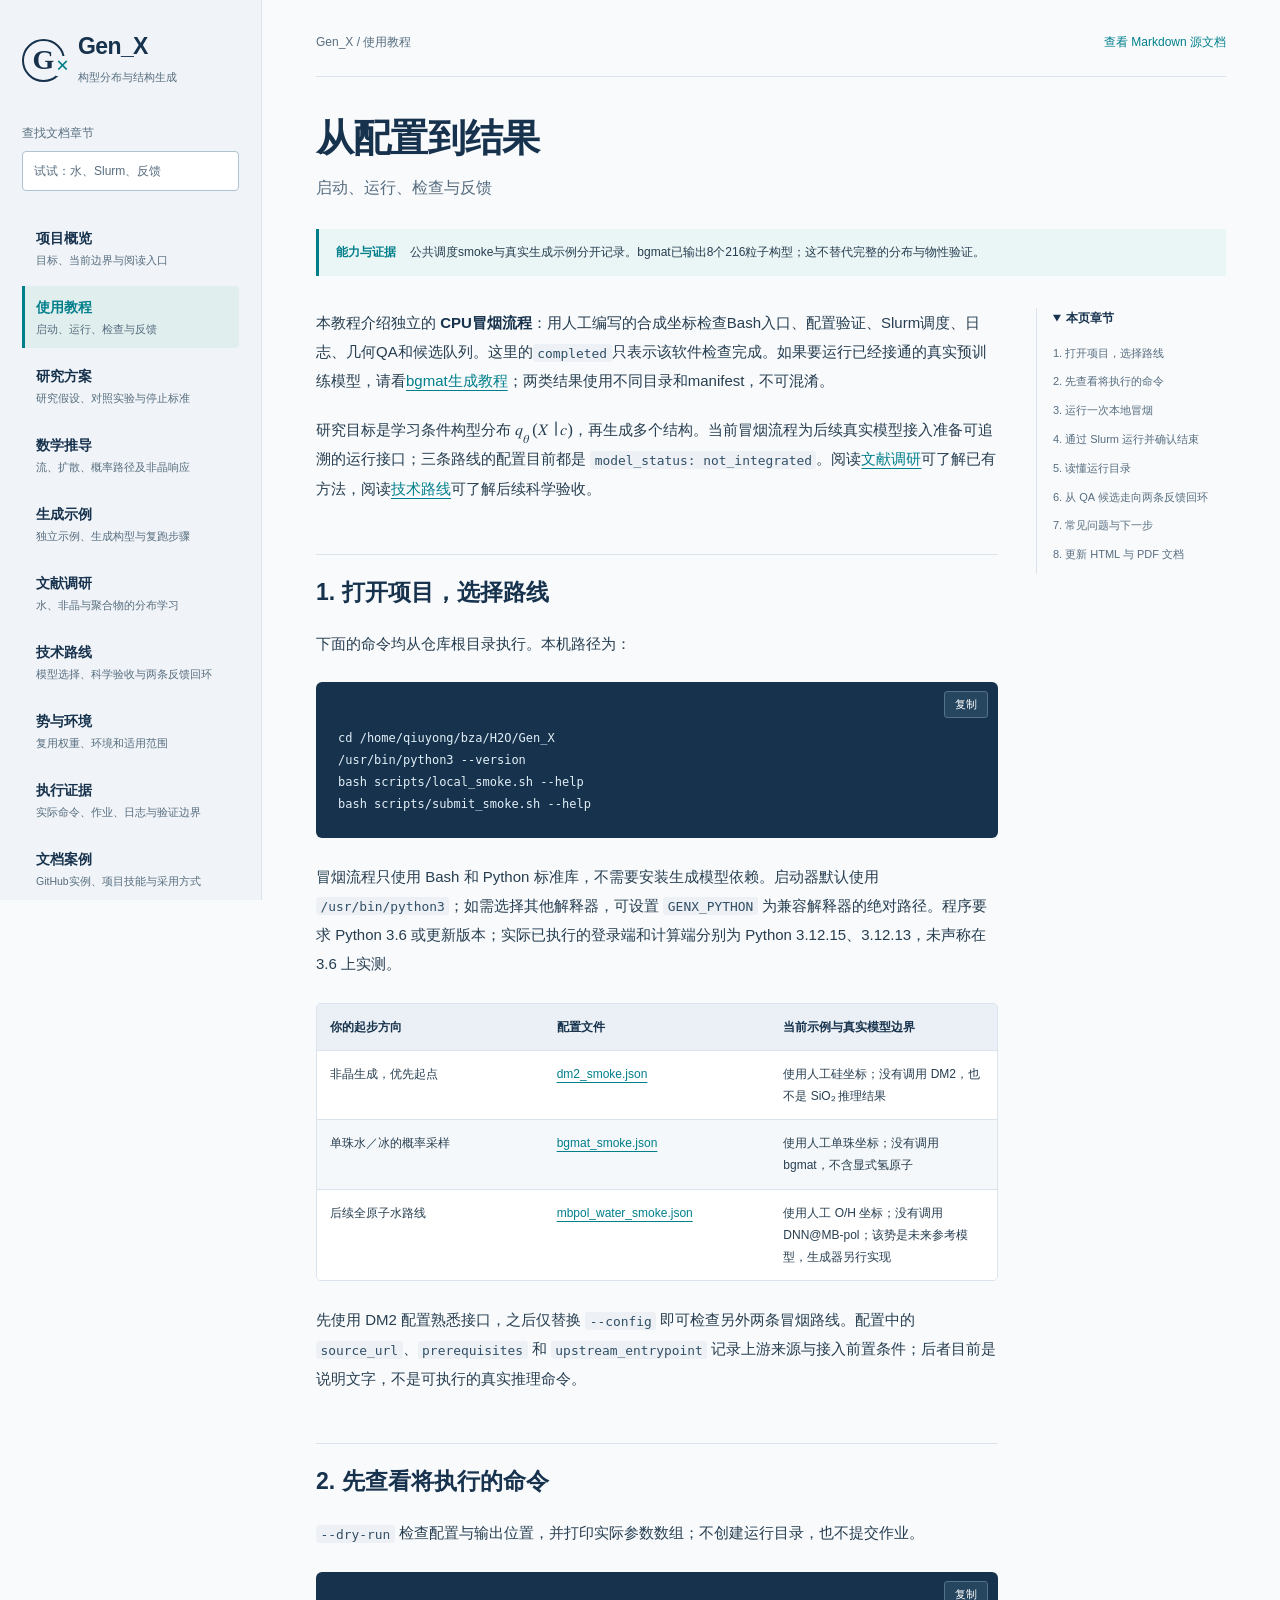
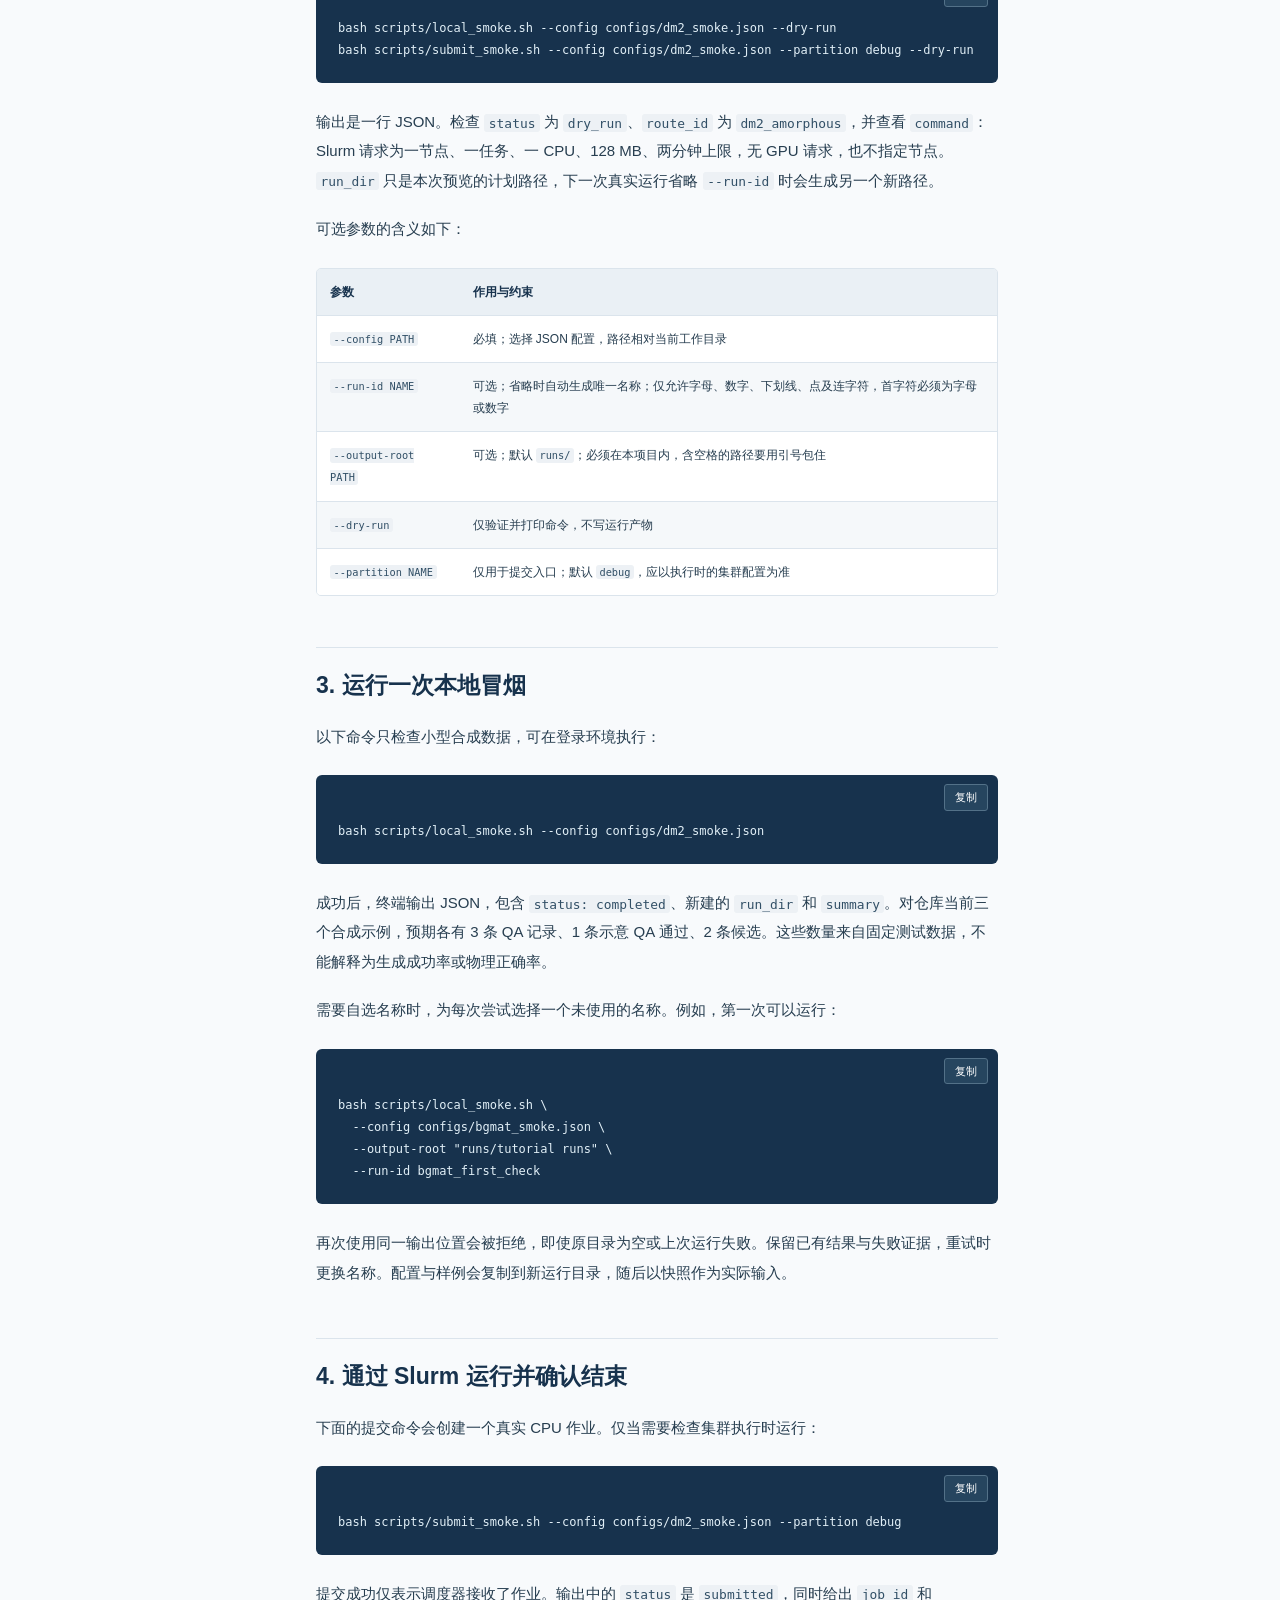
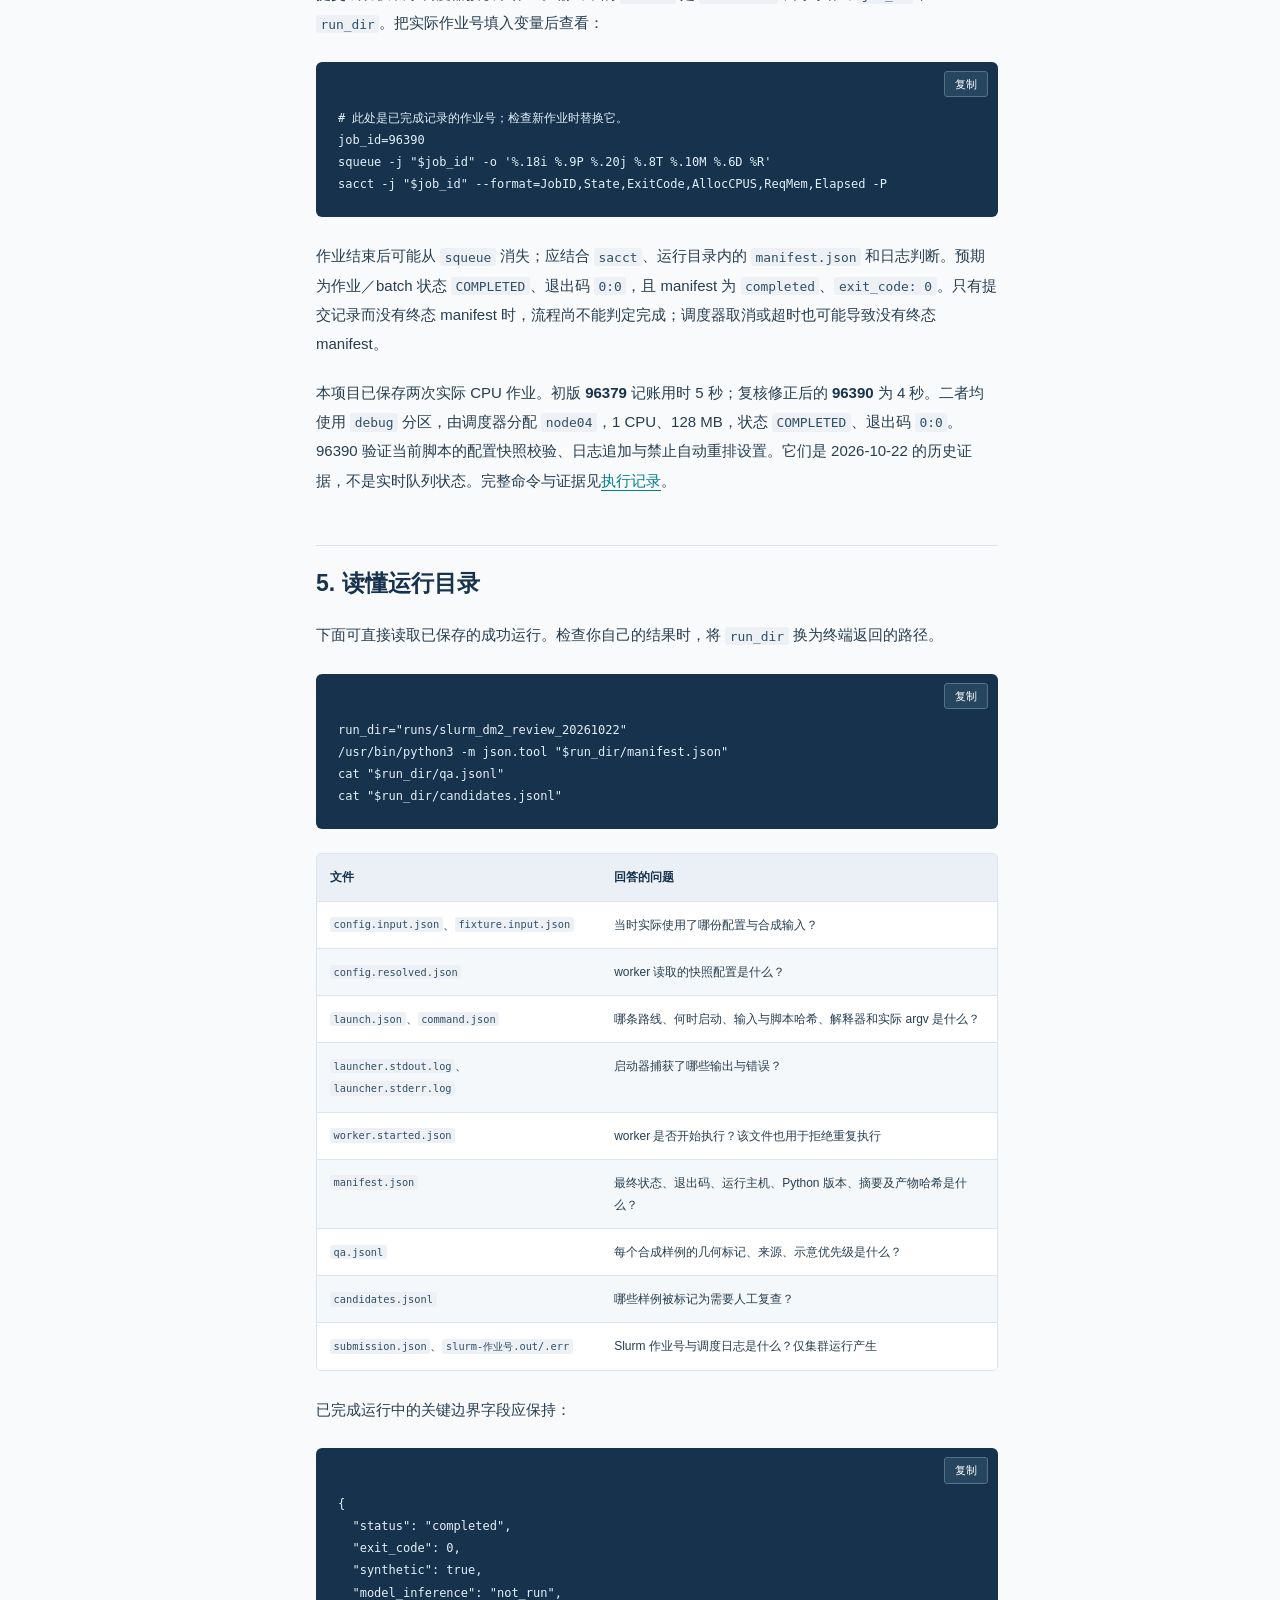
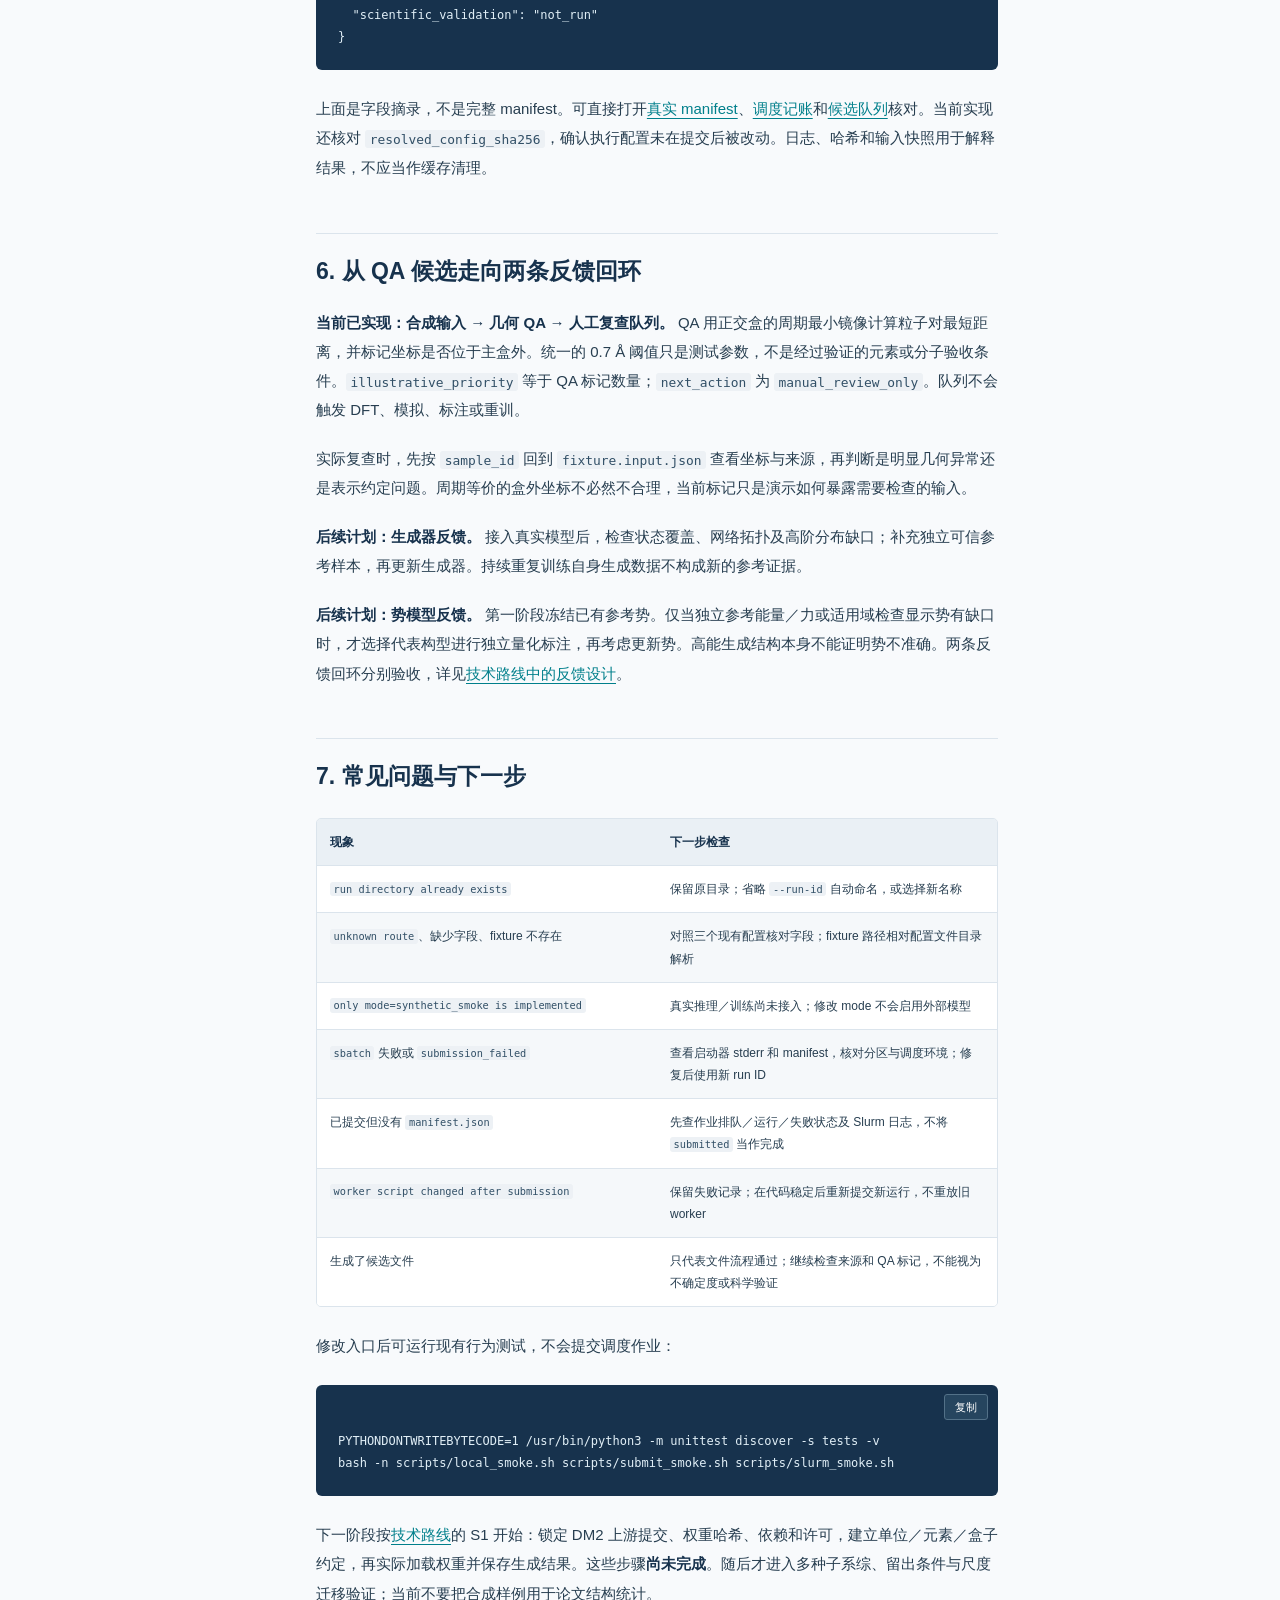
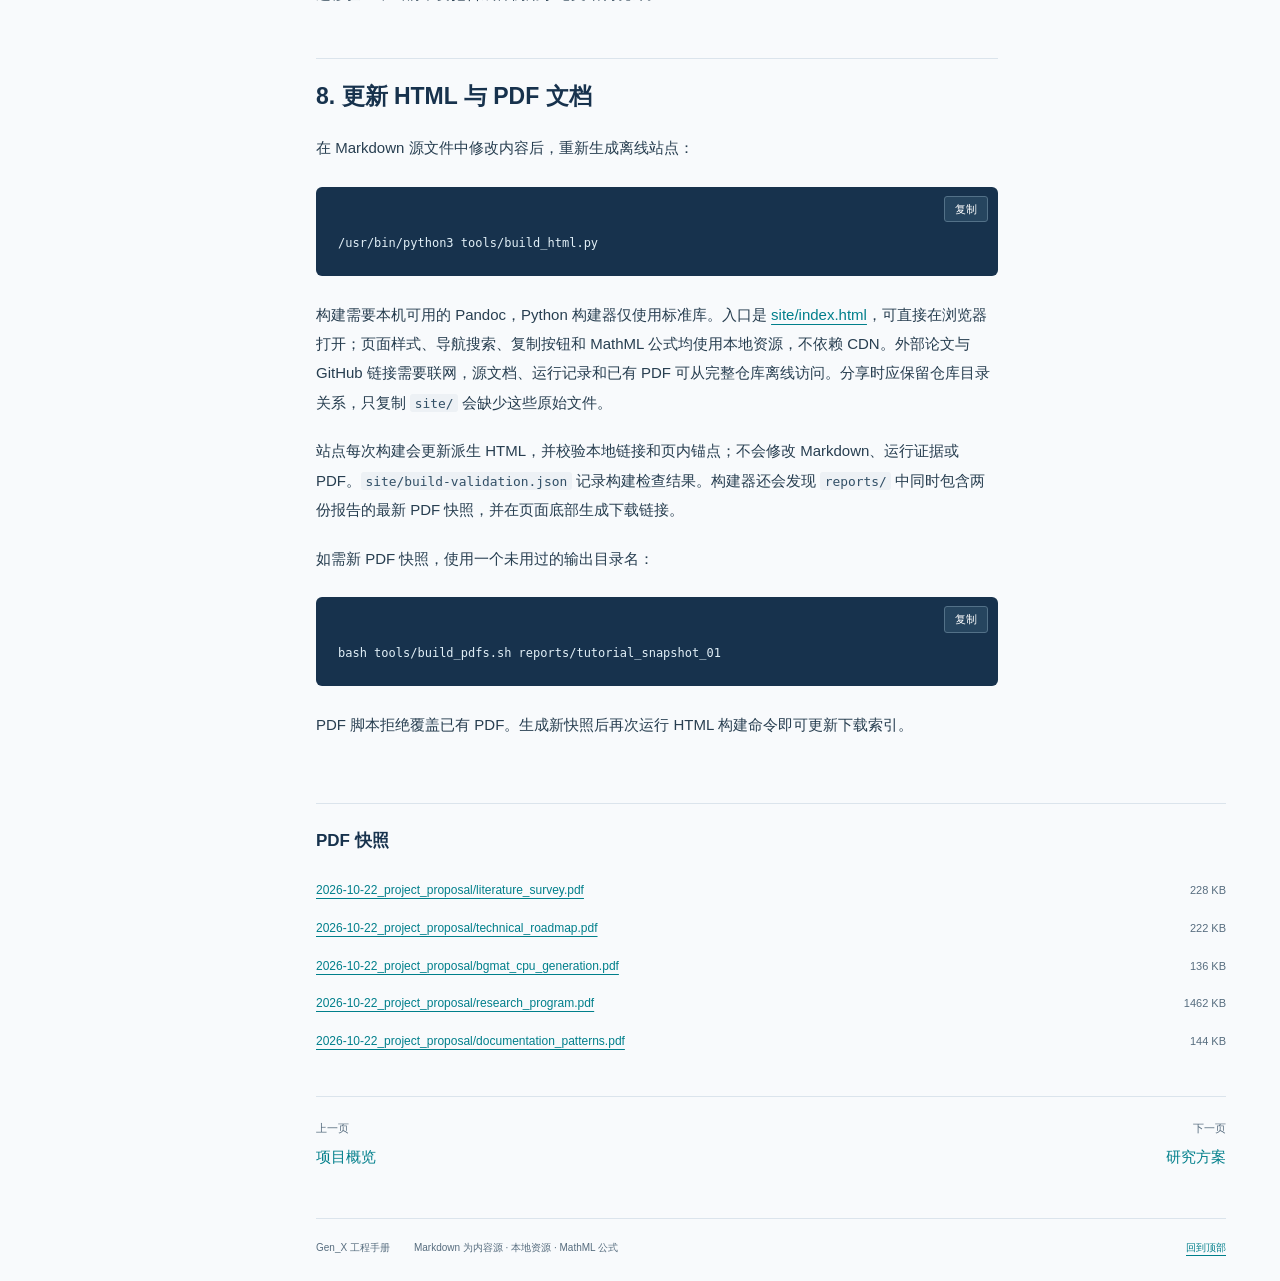
<file: site/tutorial.html>
<!doctype html>
<html lang="zh-CN">
<head>
  <meta charset="utf-8">
  <meta name="viewport" content="width=device-width, initial-scale=1">
  <meta name="description" content="启动、运行、检查与反馈">
  <meta name="theme-color" content="#17324d">
  <title>使用教程 | Gen_X 工程手册</title>
  <link rel="stylesheet" href="assets/style.css">
  <script src="assets/search-index.js" defer></script>
  <script src="assets/site.js" defer></script>
</head>
<body>
  <a class="skip-link" href="#main">跳到正文</a>
  <header class="mobile-header"><a href="index.html">Gen_X <span>工程手册</span></a><button id="menu-toggle" aria-expanded="false" aria-controls="sidebar" type="button">目录</button></header>
  <aside class="sidebar" id="sidebar" aria-label="文档导航">
    <a class="brand" href="index.html"><span class="brand-symbol" aria-hidden="true">G<span>×</span></span><span><strong>Gen_X</strong><small>构型分布与结构生成</small></span></a>
    <div class="search"><label for="search-input">查找文档章节</label><input type="search" id="search-input" placeholder="试试：水、Slurm、反馈" autocomplete="off" aria-controls="search-results"><div id="search-results" hidden></div><span id="search-status" class="visually-hidden" role="status"></span></div>
    <nav class="primary-nav" aria-label="主要页面"><a href="index.html"><span>项目概览</span><small>目标、当前边界与阅读入口</small></a><a aria-current="page" href="tutorial.html"><span>使用教程</span><small>启动、运行、检查与反馈</small></a><a href="research.html"><span>研究方案</span><small>研究假设、对照实验与停止标准</small></a><a href="theory.html"><span>数学推导</span><small>流、扩散、概率路径及非晶响应</small></a><a href="generation.html"><span>生成示例</span><small>独立示例、生成构型与复跑步骤</small></a><a href="literature.html"><span>文献调研</span><small>水、非晶与聚合物的分布学习</small></a><a href="roadmap.html"><span>技术路线</span><small>模型选择、科学验收与两条反馈回环</small></a><a href="environment.html"><span>势与环境</span><small>复用权重、环境和适用范围</small></a><a href="evidence.html"><span>执行证据</span><small>实际命令、作业、日志与验证边界</small></a><a href="documentation.html"><span>文档案例</span><small>GitHub实例、项目技能与采用方式</small></a></nav>
    <div class="sidebar-bottom"><p><span class="status-dot" aria-hidden="true"></span>已有真实生成示例</p><small>CPU运行；科研统计验收另列</small><a href="#pdf-downloads">查看 PDF 快照</a><a href="../README.md">仓库 Markdown 入口</a></div>
  </aside>
  <main class="page" id="main" tabindex="-1">
    <div class="page-top"><span>Gen_X / 使用教程</span><a href="../docs/tutorial.md">查看 Markdown 源文档</a></div>
    <header class="page-heading"><h1>从配置到结果</h1><p>启动、运行、检查与反馈</p></header>
    <div class="scope-note"><strong>能力与证据</strong><span>公共调度smoke与真实生成示例分开记录。bgmat已输出8个216粒子构型；这不替代完整的分布与物性验证。</span></div>
    <div class="article-grid"><article class="prose"><p>本教程介绍独立的 <strong>CPU冒烟流程</strong>：用人工编写的合成坐标检查Bash入口、配置验证、Slurm调度、日志、几何QA和候选队列。这里的<code>completed</code>只表示该软件检查完成。如果要运行已经接通的真实预训练模型，请看<a href="generation.html">bgmat生成教程</a>；两类结果使用不同目录和manifest，不可混淆。</p><p>研究目标是学习条件构型分布 <math display="inline" xmlns="http://www.w3.org/1998/Math/MathML"><semantics><mrow><msub><mi>q</mi><mi>θ</mi></msub><mo stretchy="false" form="prefix">(</mo><mi>X</mi><mo>∣</mo><mi>c</mi><mo stretchy="false" form="postfix">)</mo></mrow><annotation encoding="application/x-tex">q_\theta(X\mid c)</annotation></semantics></math>，再生成多个结构。当前冒烟流程为后续真实模型接入准备可追溯的运行接口；三条路线的配置目前都是 <code>model_status: not_integrated</code>。阅读<a href="literature.html">文献调研</a>可了解已有方法，阅读<a href="roadmap.html">技术路线</a>可了解后续科学验收。</p><h2 id="打开项目选择路线">1. 打开项目，选择路线</h2><p>下面的命令均从仓库根目录执行。本机路径为：</p><pre class="bash"><code>cd /home/qiuyong/bza/H2O/Gen_X
/usr/bin/python3 --version
bash scripts/local_smoke.sh --help
bash scripts/submit_smoke.sh --help</code></pre><p>冒烟流程只使用 Bash 和 Python 标准库，不需要安装生成模型依赖。启动器默认使用 <code>/usr/bin/python3</code>；如需选择其他解释器，可设置 <code>GENX_PYTHON</code> 为兼容解释器的绝对路径。程序要求 Python 3.6 或更新版本；实际已执行的登录端和计算端分别为 Python 3.12.15、3.12.13，未声称在 3.6 上实测。</p><table><colgroup><col style="width: 33%" /><col style="width: 33%" /><col style="width: 33%" /></colgroup><thead><tr class="header"><th>你的起步方向</th><th>配置文件</th><th>当前示例与真实模型边界</th></tr></thead><tbody><tr class="odd"><td>非晶生成，优先起点</td><td><a href="../configs/dm2_smoke.json">dm2_smoke.json</a></td><td>使用人工硅坐标；没有调用 DM2，也不是 SiO₂ 推理结果</td></tr><tr class="even"><td>单珠水／冰的概率采样</td><td><a href="../configs/bgmat_smoke.json">bgmat_smoke.json</a></td><td>使用人工单珠坐标；没有调用 bgmat，不含显式氢原子</td></tr><tr class="odd"><td>后续全原子水路线</td><td><a href="../configs/mbpol_water_smoke.json">mbpol_water_smoke.json</a></td><td>使用人工 O/H 坐标；没有调用 DNN@MB-pol；该势是未来参考模型，生成器另行实现</td></tr></tbody></table><p>先使用 DM2 配置熟悉接口，之后仅替换 <code>--config</code> 即可检查另外两条冒烟路线。配置中的 <code>source_url</code>、<code>prerequisites</code> 和 <code>upstream_entrypoint</code> 记录上游来源与接入前置条件；后者目前是说明文字，不是可执行的真实推理命令。</p><h2 id="先查看将执行的命令">2. 先查看将执行的命令</h2><p><code>--dry-run</code> 检查配置与输出位置，并打印实际参数数组；不创建运行目录，也不提交作业。</p><pre class="bash"><code>bash scripts/local_smoke.sh --config configs/dm2_smoke.json --dry-run
bash scripts/submit_smoke.sh --config configs/dm2_smoke.json --partition debug --dry-run</code></pre><p>输出是一行 JSON。检查 <code>status</code> 为 <code>dry_run</code>、<code>route_id</code> 为 <code>dm2_amorphous</code>，并查看 <code>command</code>：Slurm 请求为一节点、一任务、一 CPU、128 MB、两分钟上限，无 GPU 请求，也不指定节点。<code>run_dir</code> 只是本次预览的计划路径，下一次真实运行省略 <code>--run-id</code> 时会生成另一个新路径。</p><p>可选参数的含义如下：</p><table><thead><tr class="header"><th>参数</th><th>作用与约束</th></tr></thead><tbody><tr class="odd"><td><code>--config PATH</code></td><td>必填；选择 JSON 配置，路径相对当前工作目录</td></tr><tr class="even"><td><code>--run-id NAME</code></td><td>可选；省略时自动生成唯一名称；仅允许字母、数字、下划线、点及连字符，首字符必须为字母或数字</td></tr><tr class="odd"><td><code>--output-root PATH</code></td><td>可选；默认 <code>runs/</code>；必须在本项目内，含空格的路径要用引号包住</td></tr><tr class="even"><td><code>--dry-run</code></td><td>仅验证并打印命令，不写运行产物</td></tr><tr class="odd"><td><code>--partition NAME</code></td><td>仅用于提交入口；默认 <code>debug</code>，应以执行时的集群配置为准</td></tr></tbody></table><h2 id="运行一次本地冒烟">3. 运行一次本地冒烟</h2><p>以下命令只检查小型合成数据，可在登录环境执行：</p><pre class="bash"><code>bash scripts/local_smoke.sh --config configs/dm2_smoke.json</code></pre><p>成功后，终端输出 JSON，包含 <code>status: completed</code>、新建的 <code>run_dir</code> 和 <code>summary</code>。对仓库当前三个合成示例，预期各有 3 条 QA 记录、1 条示意 QA 通过、2 条候选。这些数量来自固定测试数据，不能解释为生成成功率或物理正确率。</p><p>需要自选名称时，为每次尝试选择一个未使用的名称。例如，第一次可以运行：</p><pre class="bash"><code>bash scripts/local_smoke.sh \
  --config configs/bgmat_smoke.json \
  --output-root &quot;runs/tutorial runs&quot; \
  --run-id bgmat_first_check</code></pre><p>再次使用同一输出位置会被拒绝，即使原目录为空或上次运行失败。保留已有结果与失败证据，重试时更换名称。配置与样例会复制到新运行目录，随后以快照作为实际输入。</p><h2 id="通过-slurm-运行并确认结束">4. 通过 Slurm 运行并确认结束</h2><p>下面的提交命令会创建一个真实 CPU 作业。仅当需要检查集群执行时运行：</p><pre class="bash"><code>bash scripts/submit_smoke.sh --config configs/dm2_smoke.json --partition debug</code></pre><p>提交成功仅表示调度器接收了作业。输出中的 <code>status</code> 是 <code>submitted</code>，同时给出 <code>job_id</code> 和 <code>run_dir</code>。把实际作业号填入变量后查看：</p><pre class="bash"><code># 此处是已完成记录的作业号；检查新作业时替换它。
job_id=96390
squeue -j &quot;$job_id&quot; -o &#39;%.18i %.9P %.20j %.8T %.10M %.6D %R&#39;
sacct -j &quot;$job_id&quot; --format=JobID,State,ExitCode,AllocCPUS,ReqMem,Elapsed -P</code></pre><p>作业结束后可能从 <code>squeue</code> 消失；应结合 <code>sacct</code>、运行目录内的 <code>manifest.json</code> 和日志判断。预期为作业／batch 状态 <code>COMPLETED</code>、退出码 <code>0:0</code>，且 manifest 为 <code>completed</code>、<code>exit_code: 0</code>。只有提交记录而没有终态 manifest 时，流程尚不能判定完成；调度器取消或超时也可能导致没有终态 manifest。</p><p>本项目已保存两次实际 CPU 作业。初版 <strong>96379</strong> 记账用时 5 秒；复核修正后的 <strong>96390</strong> 为 4 秒。二者均使用 <code>debug</code> 分区，由调度器分配 <code>node04</code>，1 CPU、128 MB，状态 <code>COMPLETED</code>、退出码 <code>0:0</code>。96390 验证当前脚本的配置快照校验、日志追加与禁止自动重排设置。它们是 2026-10-22 的历史证据，不是实时队列状态。完整命令与证据见<a href="evidence.html">执行记录</a>。</p><h2 id="读懂运行目录">5. 读懂运行目录</h2><p>下面可直接读取已保存的成功运行。检查你自己的结果时，将 <code>run_dir</code> 换为终端返回的路径。</p><pre class="bash"><code>run_dir=&quot;runs/slurm_dm2_review_20261022&quot;
/usr/bin/python3 -m json.tool &quot;$run_dir/manifest.json&quot;
cat &quot;$run_dir/qa.jsonl&quot;
cat &quot;$run_dir/candidates.jsonl&quot;</code></pre><table><thead><tr class="header"><th>文件</th><th>回答的问题</th></tr></thead><tbody><tr class="odd"><td><code>config.input.json</code>、<code>fixture.input.json</code></td><td>当时实际使用了哪份配置与合成输入？</td></tr><tr class="even"><td><code>config.resolved.json</code></td><td>worker 读取的快照配置是什么？</td></tr><tr class="odd"><td><code>launch.json</code>、<code>command.json</code></td><td>哪条路线、何时启动、输入与脚本哈希、解释器和实际 argv 是什么？</td></tr><tr class="even"><td><code>launcher.stdout.log</code>、<code>launcher.stderr.log</code></td><td>启动器捕获了哪些输出与错误？</td></tr><tr class="odd"><td><code>worker.started.json</code></td><td>worker 是否开始执行？该文件也用于拒绝重复执行</td></tr><tr class="even"><td><code>manifest.json</code></td><td>最终状态、退出码、运行主机、Python 版本、摘要及产物哈希是什么？</td></tr><tr class="odd"><td><code>qa.jsonl</code></td><td>每个合成样例的几何标记、来源、示意优先级是什么？</td></tr><tr class="even"><td><code>candidates.jsonl</code></td><td>哪些样例被标记为需要人工复查？</td></tr><tr class="odd"><td><code>submission.json</code>、<code>slurm-作业号.out/.err</code></td><td>Slurm 作业号与调度日志是什么？仅集群运行产生</td></tr></tbody></table><p>已完成运行中的关键边界字段应保持：</p><pre class="json"><code>{
  &quot;status&quot;: &quot;completed&quot;,
  &quot;exit_code&quot;: 0,
  &quot;synthetic&quot;: true,
  &quot;model_inference&quot;: &quot;not_run&quot;,
  &quot;scientific_validation&quot;: &quot;not_run&quot;
}</code></pre><p>上面是字段摘录，不是完整 manifest。可直接打开<a href="../runs/slurm_dm2_review_20261022/manifest.json">真实 manifest</a>、<a href="../runs/slurm_dm2_review_20261022/sacct.txt">调度记账</a>和<a href="../runs/slurm_dm2_review_20261022/candidates.jsonl">候选队列</a>核对。当前实现还核对 <code>resolved_config_sha256</code>，确认执行配置未在提交后被改动。日志、哈希和输入快照用于解释结果，不应当作缓存清理。</p><h2 id="从-qa-候选走向两条反馈回环">6. 从 QA 候选走向两条反馈回环</h2><p><strong>当前已实现：合成输入 → 几何 QA → 人工复查队列。</strong> QA 用正交盒的周期最小镜像计算粒子对最短距离，并标记坐标是否位于主盒外。统一的 0.7 Å 阈值只是测试参数，不是经过验证的元素或分子验收条件。<code>illustrative_priority</code> 等于 QA 标记数量；<code>next_action</code> 为 <code>manual_review_only</code>。队列不会触发 DFT、模拟、标注或重训。</p><p>实际复查时，先按 <code>sample_id</code> 回到 <code>fixture.input.json</code> 查看坐标与来源，再判断是明显几何异常还是表示约定问题。周期等价的盒外坐标不必然不合理，当前标记只是演示如何暴露需要检查的输入。</p><p><strong>后续计划：生成器反馈。</strong> 接入真实模型后，检查状态覆盖、网络拓扑及高阶分布缺口；补充独立可信参考样本，再更新生成器。持续重复训练自身生成数据不构成新的参考证据。</p><p><strong>后续计划：势模型反馈。</strong> 第一阶段冻结已有参考势。仅当独立参考能量／力或适用域检查显示势有缺口时，才选择代表构型进行独立量化标注，再考虑更新势。高能生成结构本身不能证明势不准确。两条反馈回环分别验收，详见<a href="roadmap.html">技术路线中的反馈设计</a>。</p><h2 id="常见问题与下一步">7. 常见问题与下一步</h2><table><colgroup><col style="width: 50%" /><col style="width: 50%" /></colgroup><thead><tr class="header"><th>现象</th><th>下一步检查</th></tr></thead><tbody><tr class="odd"><td><code>run directory already exists</code></td><td>保留原目录；省略 <code>--run-id</code> 自动命名，或选择新名称</td></tr><tr class="even"><td><code>unknown route</code>、缺少字段、fixture 不存在</td><td>对照三个现有配置核对字段；fixture 路径相对配置文件目录解析</td></tr><tr class="odd"><td><code>only mode=synthetic_smoke is implemented</code></td><td>真实推理／训练尚未接入；修改 mode 不会启用外部模型</td></tr><tr class="even"><td><code>sbatch</code> 失败或 <code>submission_failed</code></td><td>查看启动器 stderr 和 manifest，核对分区与调度环境；修复后使用新 run ID</td></tr><tr class="odd"><td>已提交但没有 <code>manifest.json</code></td><td>先查作业排队／运行／失败状态及 Slurm 日志，不将 <code>submitted</code> 当作完成</td></tr><tr class="even"><td><code>worker script changed after submission</code></td><td>保留失败记录；在代码稳定后重新提交新运行，不重放旧 worker</td></tr><tr class="odd"><td>生成了候选文件</td><td>只代表文件流程通过；继续检查来源和 QA 标记，不能视为不确定度或科学验证</td></tr></tbody></table><p>修改入口后可运行现有行为测试，不会提交调度作业：</p><pre class="bash"><code>PYTHONDONTWRITEBYTECODE=1 /usr/bin/python3 -m unittest discover -s tests -v
bash -n scripts/local_smoke.sh scripts/submit_smoke.sh scripts/slurm_smoke.sh</code></pre><p>下一阶段按<a href="roadmap.html">技术路线</a>的 S1 开始：锁定 DM2 上游提交、权重哈希、依赖和许可，建立单位／元素／盒子约定，再实际加载权重并保存生成结果。这些步骤<strong>尚未完成</strong>。随后才进入多种子系综、留出条件与尺度迁移验证；当前不要把合成样例用于论文结构统计。</p><h2 id="更新-html-与-pdf-文档">8. 更新 HTML 与 PDF 文档</h2><p>在 Markdown 源文件中修改内容后，重新生成离线站点：</p><pre class="bash"><code>/usr/bin/python3 tools/build_html.py</code></pre><p>构建需要本机可用的 Pandoc，Python 构建器仅使用标准库。入口是 <a href="index.html">site/index.html</a>，可直接在浏览器打开；页面样式、导航搜索、复制按钮和 MathML 公式均使用本地资源，不依赖 CDN。外部论文与 GitHub 链接需要联网，源文档、运行记录和已有 PDF 可从完整仓库离线访问。分享时应保留仓库目录关系，只复制 <code>site/</code> 会缺少这些原始文件。</p><p>站点每次构建会更新派生 HTML，并校验本地链接和页内锚点；不会修改 Markdown、运行证据或 PDF。<code>site/build-validation.json</code> 记录构建检查结果。构建器还会发现 <code>reports/</code> 中同时包含两份报告的最新 PDF 快照，并在页面底部生成下载链接。</p><p>如需新 PDF 快照，使用一个未用过的输出目录名：</p><pre class="bash"><code>bash tools/build_pdfs.sh reports/tutorial_snapshot_01</code></pre><p>PDF 脚本拒绝覆盖已有 PDF。生成新快照后再次运行 HTML 构建命令即可更新下载索引。</p>
</article><aside class="toc" aria-label="本页章节"><details open><summary>本页章节</summary><ol><li class="level-h2"><a href="#%E6%89%93%E5%BC%80%E9%A1%B9%E7%9B%AE%E9%80%89%E6%8B%A9%E8%B7%AF%E7%BA%BF">1. 打开项目，选择路线</a></li><li class="level-h2"><a href="#%E5%85%88%E6%9F%A5%E7%9C%8B%E5%B0%86%E6%89%A7%E8%A1%8C%E7%9A%84%E5%91%BD%E4%BB%A4">2. 先查看将执行的命令</a></li><li class="level-h2"><a href="#%E8%BF%90%E8%A1%8C%E4%B8%80%E6%AC%A1%E6%9C%AC%E5%9C%B0%E5%86%92%E7%83%9F">3. 运行一次本地冒烟</a></li><li class="level-h2"><a href="#%E9%80%9A%E8%BF%87-slurm-%E8%BF%90%E8%A1%8C%E5%B9%B6%E7%A1%AE%E8%AE%A4%E7%BB%93%E6%9D%9F">4. 通过 Slurm 运行并确认结束</a></li><li class="level-h2"><a href="#%E8%AF%BB%E6%87%82%E8%BF%90%E8%A1%8C%E7%9B%AE%E5%BD%95">5. 读懂运行目录</a></li><li class="level-h2"><a href="#%E4%BB%8E-qa-%E5%80%99%E9%80%89%E8%B5%B0%E5%90%91%E4%B8%A4%E6%9D%A1%E5%8F%8D%E9%A6%88%E5%9B%9E%E7%8E%AF">6. 从 QA 候选走向两条反馈回环</a></li><li class="level-h2"><a href="#%E5%B8%B8%E8%A7%81%E9%97%AE%E9%A2%98%E4%B8%8E%E4%B8%8B%E4%B8%80%E6%AD%A5">7. 常见问题与下一步</a></li><li class="level-h2"><a href="#%E6%9B%B4%E6%96%B0-html-%E4%B8%8E-pdf-%E6%96%87%E6%A1%A3">8. 更新 HTML 与 PDF 文档</a></li></ol></details></aside></div>
    <section class="downloads" id="pdf-downloads" aria-labelledby="pdf-title"><h2 id="pdf-title">PDF 快照</h2><ul class="download-list"><li><a href="../reports/2026-10-22_project_proposal/literature_survey.pdf">2026-10-22_project_proposal/literature_survey.pdf</a><span>228 KB</span></li><li><a href="../reports/2026-10-22_project_proposal/technical_roadmap.pdf">2026-10-22_project_proposal/technical_roadmap.pdf</a><span>222 KB</span></li><li><a href="../reports/2026-10-22_project_proposal/bgmat_cpu_generation.pdf">2026-10-22_project_proposal/bgmat_cpu_generation.pdf</a><span>136 KB</span></li><li><a href="../reports/2026-10-22_project_proposal/research_program.pdf">2026-10-22_project_proposal/research_program.pdf</a><span>1462 KB</span></li><li><a href="../reports/2026-10-22_project_proposal/documentation_patterns.pdf">2026-10-22_project_proposal/documentation_patterns.pdf</a><span>144 KB</span></li></ul></section>
    <nav class="adjacent" aria-label="相邻页面"><a href="index.html"><small>上一页</small><span>项目概览</span></a><a href="research.html"><small>下一页</small><span>研究方案</span></a></nav>
    <footer class="page-footer"><span>Gen_X 工程手册</span><span>Markdown 为内容源 · 本地资源 · MathML 公式</span><a href="#main">回到顶部</a></footer>
  </main>
  <span id="copy-status" class="visually-hidden" role="status"></span>
</body>
</html>
</file>
<file: site/assets/style.css>
:root {
  color-scheme: light;
  --paper: #f8fafc;
  --white: #fff;
  --navy: #17324d;
  --teal: #007f8b;
  --ink: #273e50;
  --muted: #576d7f;
  --line: #dbe4ec;
  --pale-teal: #eaf5f5;
  --sidebar: 262px;
  font-family: "Noto Sans CJK SC", "Source Han Sans SC", "Microsoft YaHei", "PingFang SC", sans-serif;
  font-size: 16px;
  line-height: 1.8;
  color: var(--ink);
  background: var(--paper);
}
* { box-sizing: border-box; }
html { scroll-padding-top: 24px; }
body { margin: 0; }
a { color: var(--teal); text-underline-offset: 4px; text-decoration-thickness: 1px; }
a:hover { color: var(--navy); }
button, input { font: inherit; }
button { cursor: pointer; }
button, a, input, summary { -webkit-tap-highlight-color: transparent; }
:focus-visible { outline: 3px solid var(--teal); outline-offset: 4px; }
[hidden] { display: none !important; }
.visually-hidden { position: absolute; width: 1px; height: 1px; padding: 0; margin: -1px; overflow: hidden; clip: rect(0, 0, 0, 0); white-space: nowrap; border: 0; }
.skip-link { position: fixed; left: 16px; top: -100px; z-index: 100; background: var(--navy); color: white; padding: 10px 20px; }
.skip-link:focus { top: 12px; }
.sidebar { position: fixed; inset: 0 auto 0 0; width: var(--sidebar); padding: 30px 22px 24px; border-right: 1px solid var(--line); background: #f0f4f8; overflow-y: auto; z-index: 30; display: flex; flex-direction: column; }
.brand { display: flex; align-items: center; gap: 13px; color: var(--navy); text-decoration: none; margin-bottom: 32px; }
.brand-symbol { display: grid; place-content: center; position: relative; width: 43px; height: 43px; border: 2px solid var(--navy); font: 700 28px/1 Georgia, serif; border-radius: 50%; }
.brand-symbol span { position: absolute; right: -6px; top: 15px; color: var(--teal); font-size: 23px; background: #f0f4f8; line-height: 20px; }
.brand strong { display: block; font-size: 23px; letter-spacing: -.6px; line-height: 1.4; }
.brand small { font-size: 11px; color: var(--muted); }
.search { margin-bottom: 26px; position: relative; }
.search label { display: block; font-size: 12px; margin-bottom: 6px; color: var(--muted); }
.search input { width: 100%; height: 40px; border: 1px solid #afc2d0; background: white; color: var(--ink); border-radius: 4px; font-size: 12px; padding: 0 11px; }
.search input::placeholder { color: var(--muted); }
#search-results { margin-top: 8px; max-height: 45vh; overflow-y: auto; border: 1px solid var(--line); border-radius: 4px; background: white; box-shadow: 0 8px 24px #17324d0d; }
#search-results a { display: block; padding: 10px; line-height: 1.55; font-size: 12px; text-decoration: none; border-bottom: 1px solid var(--line); }
#search-results a:last-child { border-bottom: 0; }
#search-results a:hover { background: var(--pale-teal); }
#search-results small { display: block; color: var(--muted); margin-top: 3px; }
#search-results p { padding: 10px; margin: 0; font-size: 12px; }
.primary-nav { display: grid; gap: 7px; }
.primary-nav a { display: block; border-left: 3px solid transparent; padding: 9px 11px; color: var(--navy); text-decoration: none; border-radius: 0 4px 4px 0; }
.primary-nav span { display: block; font-size: 14px; font-weight: 600; }
.primary-nav small { display: block; color: var(--muted); font-size: 10.5px; }
.primary-nav a:hover { background: #e6edf3; }
.primary-nav a[aria-current="page"] { color: var(--teal); background: #e0eeee; border-left-color: var(--teal); }
.sidebar-bottom { margin-top: auto; padding-top: 32px; font-size: 12px; }
.sidebar-bottom p { margin: 0; font-weight: 600; }
.sidebar-bottom small { color: var(--muted); display: block; font-size: 10.5px; }
.sidebar-bottom a { display: block; margin-top: 12px; text-decoration: none; }
.status-dot { display: inline-block; width: 7px; height: 7px; margin-right: 6px; border-radius: 50%; background: var(--teal); }
.mobile-header { display: none; }
.page { max-width: 1430px; margin-left: var(--sidebar); padding: 32px 54px 24px; }
.page-top { display: flex; align-items: center; justify-content: space-between; gap: 16px; padding-bottom: 22px; font-size: 12px; color: var(--muted); border-bottom: 1px solid var(--line); }
.page-top a { text-decoration: none; }
.page-heading { padding-top: 34px; margin-bottom: 26px; }
.page-heading h1 { margin: 0 0 10px; font-size: clamp(1.9rem, 3vw, 2.7rem); font-weight: 650; color: var(--navy); letter-spacing: -.8px; line-height: 1.4; }
.page-heading p { margin: 0; font-size: 16px; color: var(--muted); }
.scope-note { border-left: 3px solid var(--teal); padding: 12px 17px; background: var(--pale-teal); font-size: 12px; margin-bottom: 32px; line-height: 1.9; }
.scope-note strong { display: inline-block; margin-right: 14px; color: var(--teal); }
.article-grid { display: grid; grid-template-columns: minmax(0, 1fr) 190px; gap: 38px; align-items: start; }
.prose { min-width: 0; font-size: 15px; overflow-wrap: anywhere; }
.prose > :first-child { margin-top: 0; }
.prose p { margin: 0 0 1.3em; line-height: 1.95; }
.prose h2 { font-size: 23px; line-height: 1.5; font-weight: 650; color: var(--navy); margin: 2.2em 0 .85em; padding-top: 20px; border-top: 1px solid var(--line); }
.prose h3 { font-size: 18px; line-height: 1.65; font-weight: 650; color: var(--navy); margin: 1.8em 0 .8em; }
.prose strong { color: var(--navy); font-weight: 650; }
.prose ul, .prose ol { padding-left: 1.55em; margin-bottom: 1.5em; }
.prose li { margin-bottom: .55em; padding-left: .2em; }
.prose li > p { margin-bottom: .5em; }
.prose blockquote { margin: 1.5em 0; padding: 12px 20px; border-left: 3px solid var(--teal); background: var(--pale-teal); }
.prose blockquote p:last-child { margin: 0; }
code, pre { font-family: "DejaVu Sans Mono", "Liberation Mono", Consolas, monospace; font-size: .86em; }
:not(pre) > code { color: #314f66; background: #edf1f5; padding: .12em .35em; border-radius: 3px; }
.prose pre { position: relative; padding: 22px; margin: 24px 0; color: #e1eff7; background: var(--navy); border-radius: 6px; overflow-x: auto; line-height: 1.85; font-size: 12px; tab-size: 2; }
.prose pre code { font-size: inherit; }
.code-block { position: relative; }
.code-block pre { padding-top: 45px; }
.copy-button { position: absolute; top: 9px; right: 10px; z-index: 1; border: 1px solid #537188; background: #26455f; color: white; border-radius: 3px; padding: 3px 10px; font-size: 11px; line-height: 1.7; }
.copy-button:hover { background: #355a73; }
.table-scroll { overflow-x: auto; margin: 24px 0; border: 1px solid var(--line); border-radius: 5px; }
.prose table { width: 100%; border-collapse: collapse; margin: 24px 0; font-size: 12px; line-height: 1.85; }
.table-scroll table { margin: 0; }
.prose th { background: #eaf0f5; text-align: left; color: var(--navy); font-weight: 650; }
.prose th, .prose td { padding: 12px 13px; border-bottom: 1px solid var(--line); vertical-align: top; min-width: 105px; }
.prose td { background: #fff; }
.prose tbody tr:nth-child(even) td { background: #f5f8fa; }
.prose tbody tr:last-child td { border-bottom: 0; }
.prose caption { padding: 10px; text-align: left; color: var(--muted); }
.prose math { font-size: 1.08em; }
.math-scroll { max-width: 100%; overflow-x: auto; padding: 24px 16px; margin: 20px 0; background: #f0f5f8; border: 1px solid var(--line); border-radius: 5px; }
.math-scroll:focus-visible { outline: 2px solid var(--teal); outline-offset: 2px; }
.prose math[display="block"] { padding: 0; margin: 0; }
.prose img { max-width: 100%; height: auto; }
.toc { position: sticky; top: 30px; font-size: 11px; line-height: 1.8; max-height: calc(100vh - 60px); overflow-y: auto; padding-left: 16px; border-left: 1px solid var(--line); }
.toc summary { font-weight: 650; font-size: 12px; color: var(--navy); cursor: pointer; margin-bottom: 14px; }
.toc ol { padding: 0; margin: 0; list-style: none; }
.toc li { margin: 0 0 9px; }
.toc .level-h3 { padding-left: 10px; font-size: 10px; }
.toc a { color: var(--muted); text-decoration: none; display: block; }
.toc a:hover { color: var(--teal); }
.pipeline { margin-bottom: 30px; }
.prose .pipeline h2 { padding: 0; margin: 0 0 14px; border: 0; font-size: 15px; }
.pipeline ol { display: grid; grid-template-columns: repeat(4, 1fr); gap: 0; padding: 0; margin: 0 0 13px; list-style: none; border-top: 2px solid var(--teal); }
.pipeline li { position: relative; margin: 0; padding: 17px 9px 12px 0; border-bottom: 1px solid var(--line); }
.pipeline li::before { content: ""; position: absolute; width: 9px; height: 9px; background: var(--paper); border: 2px solid var(--teal); border-radius: 50%; top: -6px; left: 0; }
.pipeline strong { display: block; font-size: 13px; }
.pipeline span { font-size: 10px; line-height: 1.7; color: var(--muted); display: block; margin-top: 6px; }
.prose .pipeline p { font-size: 11px; color: var(--muted); line-height: 1.85; }
.downloads { margin-top: 44px; padding-top: 22px; border-top: 1px solid var(--line); }
.downloads h2 { font-size: 17px; margin: 0 0 16px; color: var(--navy); }
.downloads p { font-size: 13px; color: var(--muted); }
.download-list { margin: 0; padding: 0; list-style: none; }
.download-list li { display: flex; align-items: baseline; gap: 20px; justify-content: space-between; padding: 8px 0; font-size: 12px; }
.download-list a { overflow-wrap: anywhere; }
.download-list span { white-space: nowrap; color: var(--muted); font-size: 11px; }
.adjacent { display: flex; gap: 20px; justify-content: space-between; margin-top: 36px; padding-top: 22px; border-top: 1px solid var(--line); }
.adjacent a { display: block; text-decoration: none; min-width: 25%; }
.adjacent a:last-child { text-align: right; margin-left: auto; }
.adjacent small { display: block; color: var(--muted); font-size: 11px; }
.adjacent span { display: block; font-size: 15px; margin-top: 4px; }
.page-footer { display: flex; flex-wrap: wrap; gap: 8px 24px; margin-top: 48px; padding-top: 20px; border-top: 1px solid var(--line); font-size: 10px; color: var(--muted); }
.page-footer a { margin-left: auto; }
@media (min-width: 1600px) { .page { padding-left: 76px; padding-right: 76px; } }
@media (max-width: 1250px) {
  .page { padding-left: 36px; padding-right: 36px; }
  .article-grid { grid-template-columns: minmax(0, 1fr); }
  .toc { position: static; grid-row: 1; max-height: 260px; font-size: 12px; border: 1px solid var(--line); border-radius: 5px; padding: 15px 18px; }
  .toc ol { columns: 2; column-gap: 28px; }
  .toc li { break-inside: avoid; }
  .toc summary { margin-bottom: 8px; }
}
@media (max-width: 800px) {
  html { scroll-padding-top: 76px; }
  .mobile-header { display: flex; justify-content: space-between; align-items: center; position: sticky; top: 0; z-index: 40; padding: 12px 20px; background: var(--navy); color: white; }
  .mobile-header a { color: white; text-decoration: none; font-weight: 650; }
  .mobile-header span { font-size: 11px; margin-left: 8px; font-weight: 400; color: #c6d9e7; }
  .mobile-header button { background: #264a67; color: white; padding: 4px 12px; border: 1px solid #6c879d; border-radius: 4px; font-size: 12px; }
  .sidebar { position: static; width: auto; padding: 22px; max-height: none; border-bottom: 1px solid var(--line); }
  .js .sidebar { position: fixed; inset: 57px 0 auto 0; max-height: calc(100vh - 57px); box-shadow: 0 10px 22px #17324d20; }
  .js .sidebar:not(.is-open) { display: none; }
  .brand { display: none; }
  .search { margin-bottom: 12px; }
  .primary-nav { grid-template-columns: 1fr 1fr; }
  .sidebar-bottom { padding-top: 20px; }
  .sidebar-bottom a { display: inline-block; margin-right: 20px; }
  .page { margin-left: 0; padding: 20px; }
  .page-top { font-size: 10px; padding-bottom: 16px; }
  .page-heading { padding-top: 25px; margin-bottom: 22px; }
  .page-heading h1 { font-size: 29px; }
  .page-heading p { font-size: 13px; }
  .scope-note { padding: 11px 13px; font-size: 11px; margin-bottom: 24px; }
  .scope-note strong { display: block; }
  .article-grid { gap: 26px; }
  .prose { font-size: 14px; }
  .prose h2 { font-size: 21px; }
  .prose h3 { font-size: 17px; }
  .prose pre { font-size: 11px; padding-left: 16px; padding-right: 16px; }
  .prose th, .prose td { padding: 10px; min-width: 120px; }
  .toc { padding: 13px 15px; }
  .toc ol { columns: 1; }
  .toc .level-h3 { font-size: 11px; }
  .pipeline ol { grid-template-columns: 1fr 1fr; gap: 16px 0; border: none; }
  .pipeline li { border-top: 2px solid var(--teal); }
  .pipeline strong { font-size: 12px; }
  .downloads { margin-top: 32px; }
  .page-footer { margin-top: 32px; }
}
@media print {
  .sidebar, .mobile-header, .toc, .page-top, .copy-button, .adjacent, .skip-link, .page-footer { display: none !important; }
  .page { margin: 0; padding: 0; max-width: none; }
  .article-grid { display: block; }
  .scope-note { margin-bottom: 20px; }
  .prose { font-size: 10pt; }
  .prose pre { color: black; background: #eef2f4; white-space: pre-wrap; overflow-wrap: anywhere; }
  .prose table { font-size: 8pt; }
  .table-scroll { overflow: visible; }
  h2, h3 { break-after: avoid; }
  pre, tr { break-inside: avoid; }
  a { color: inherit; }
}
</file>
